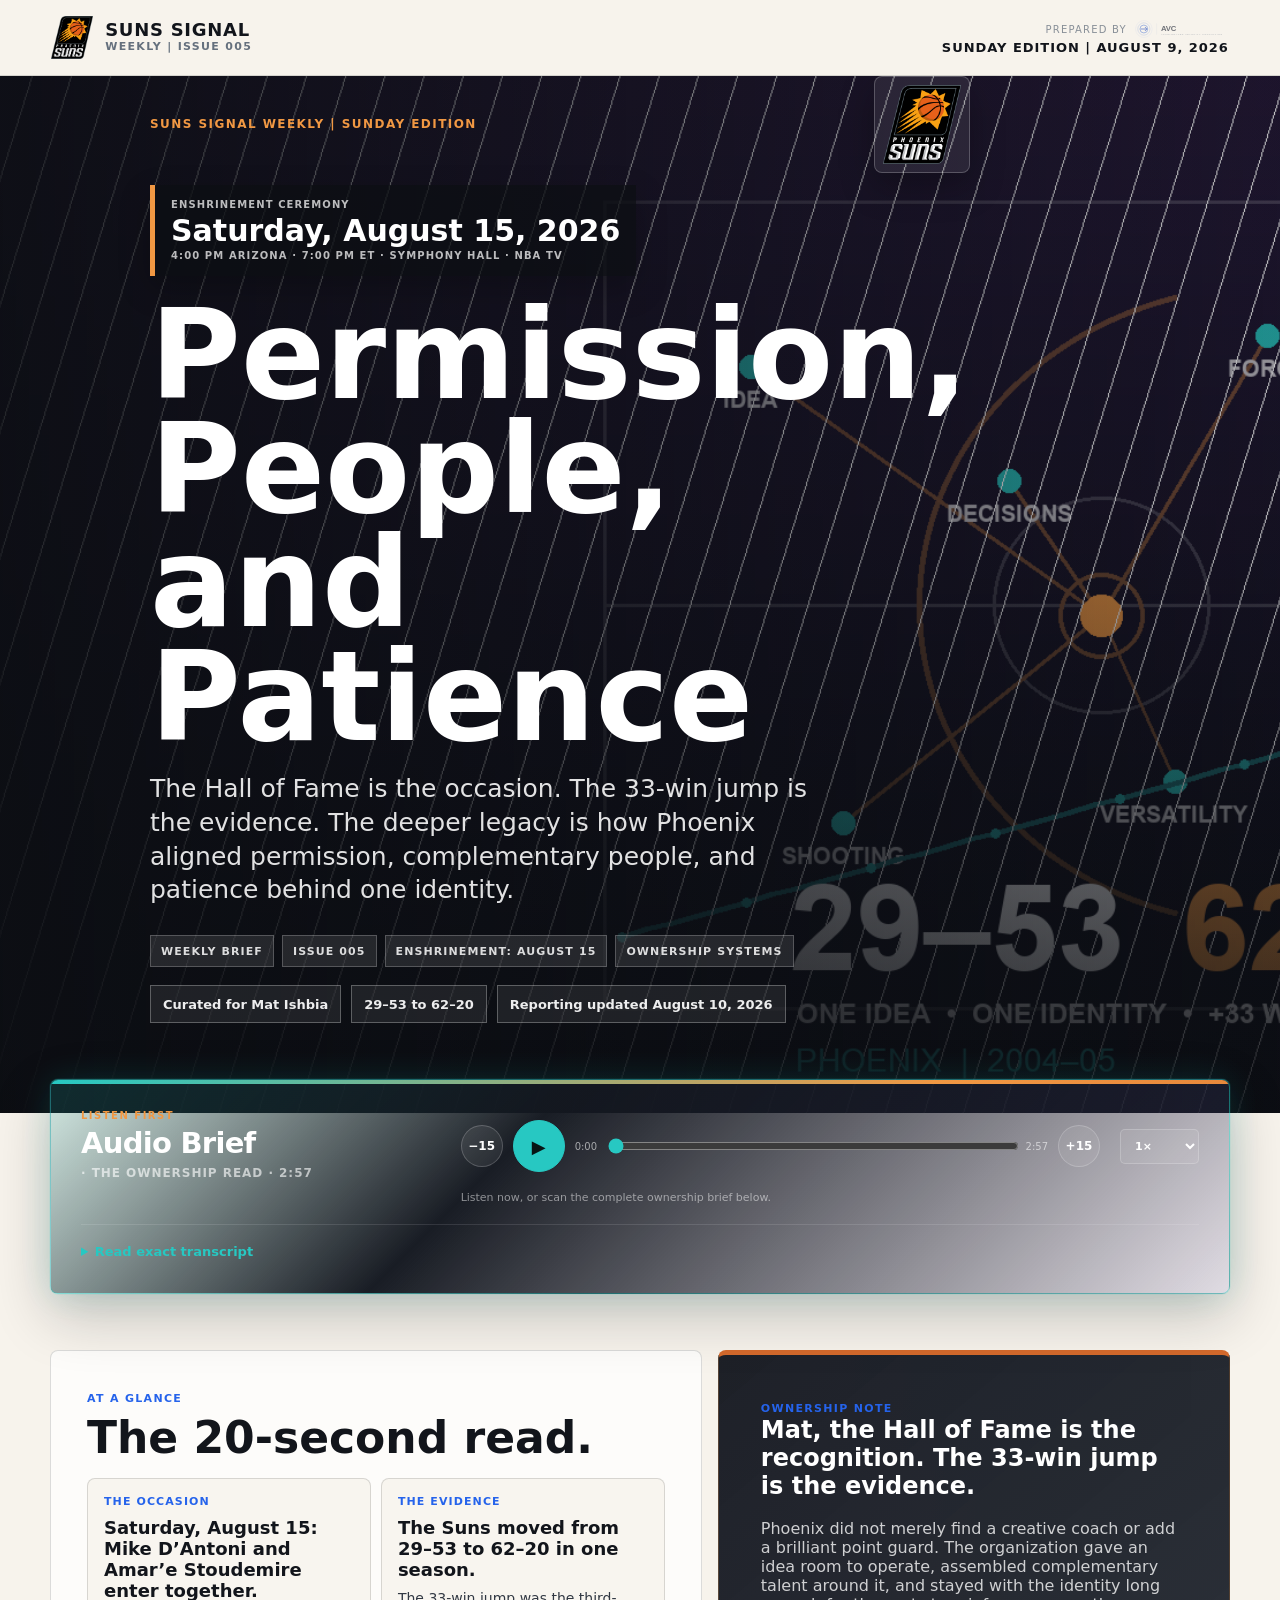
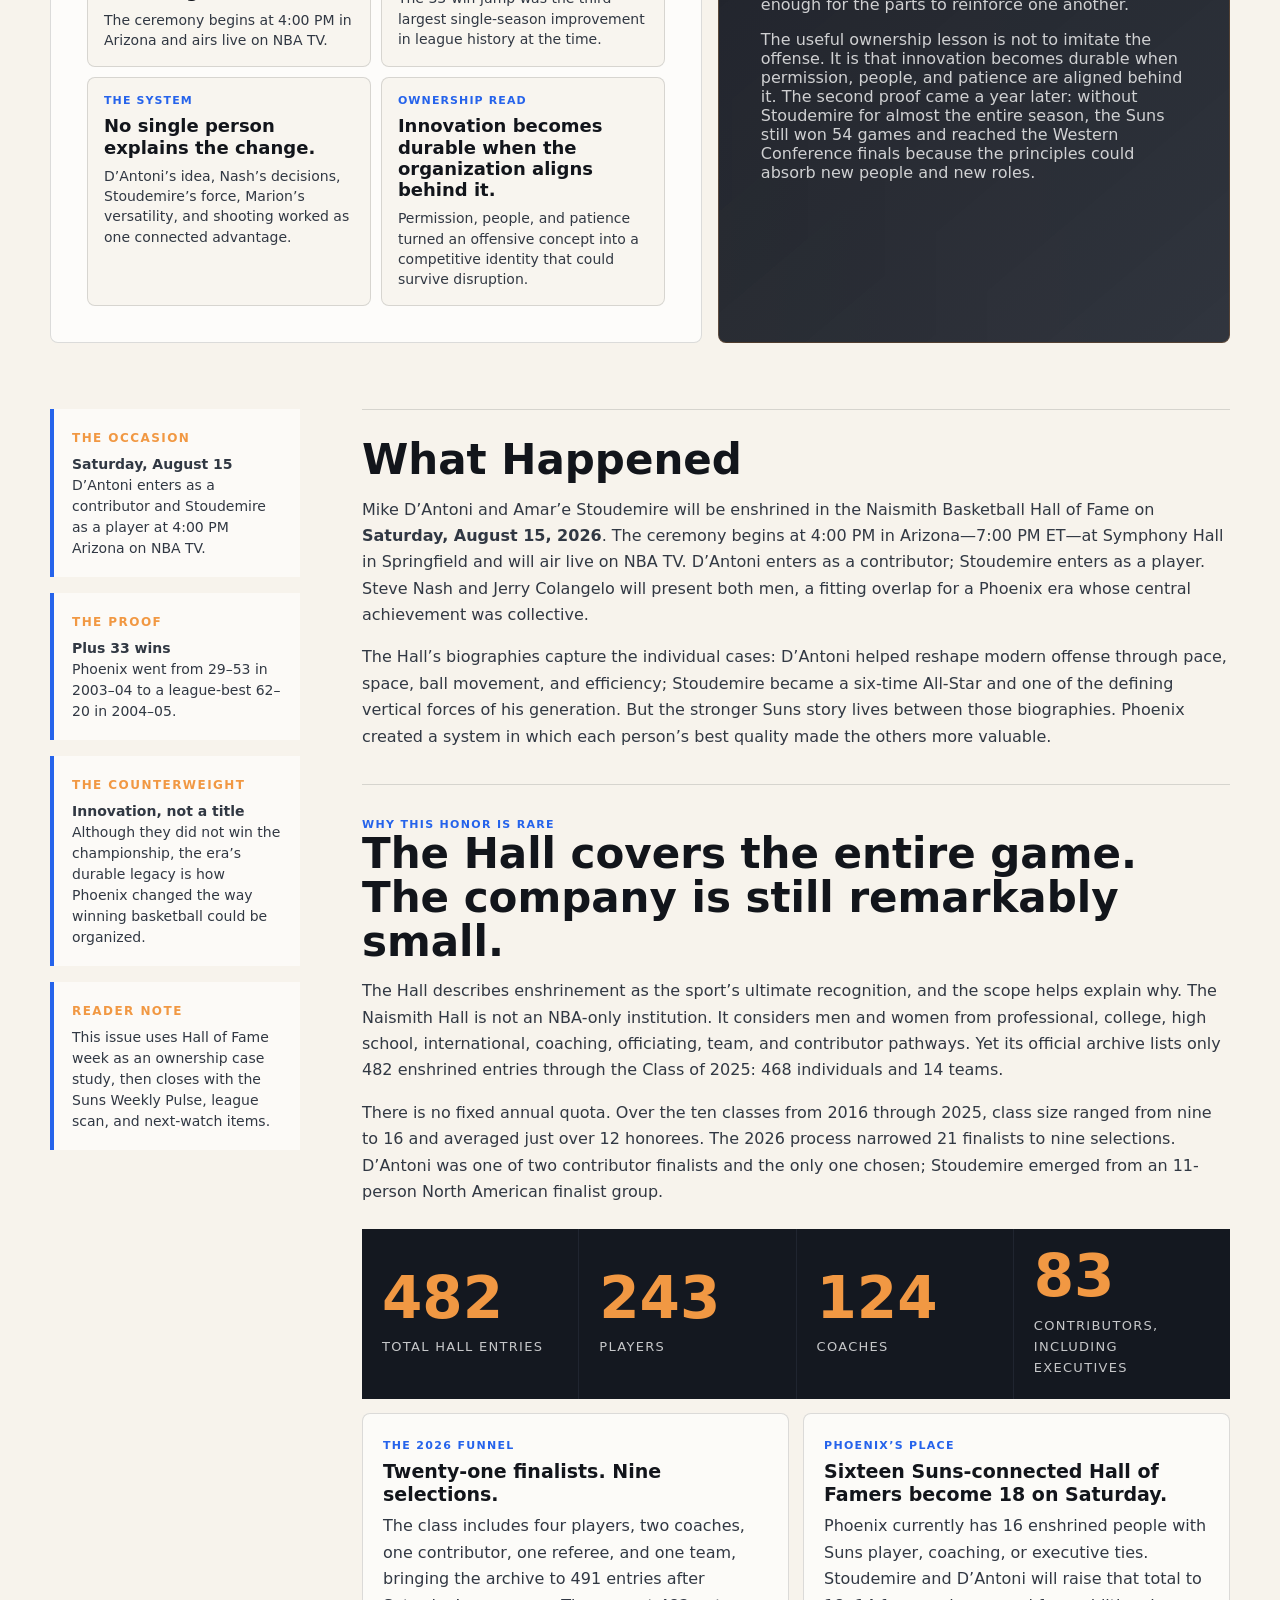
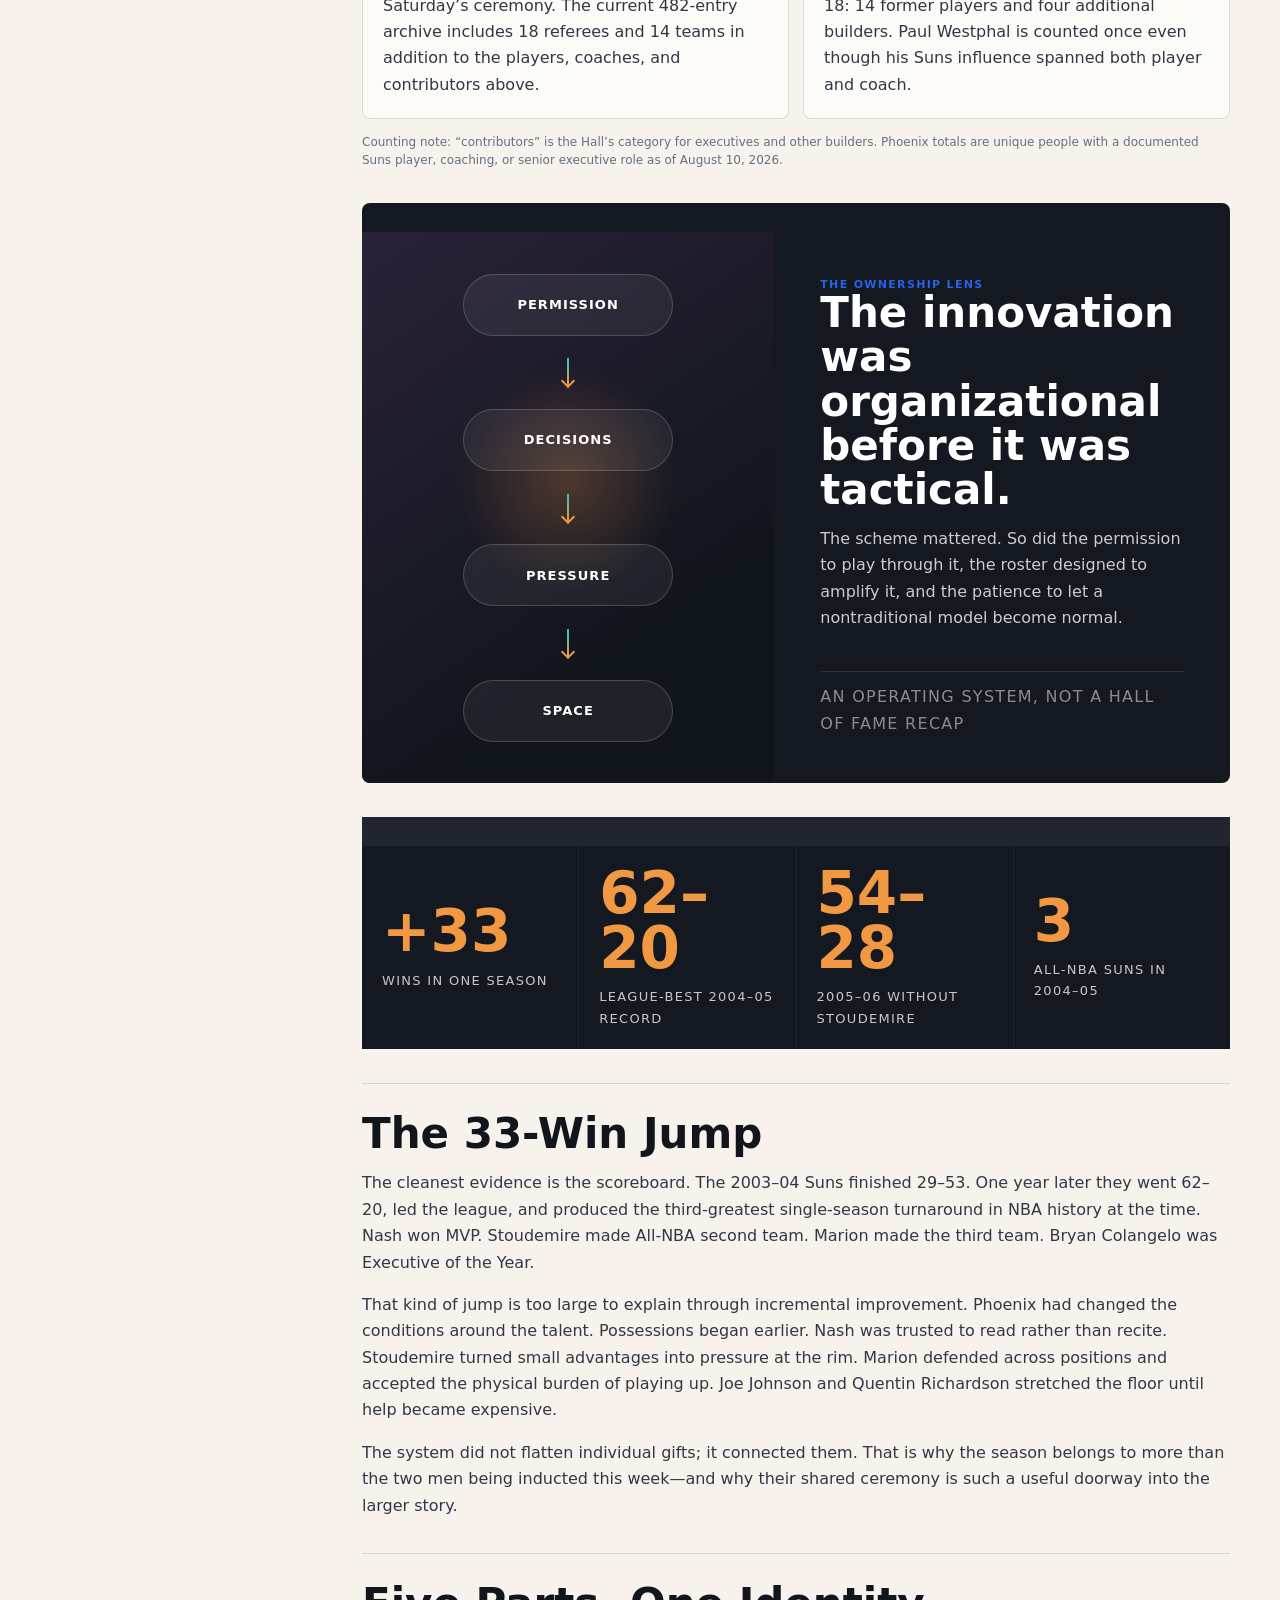
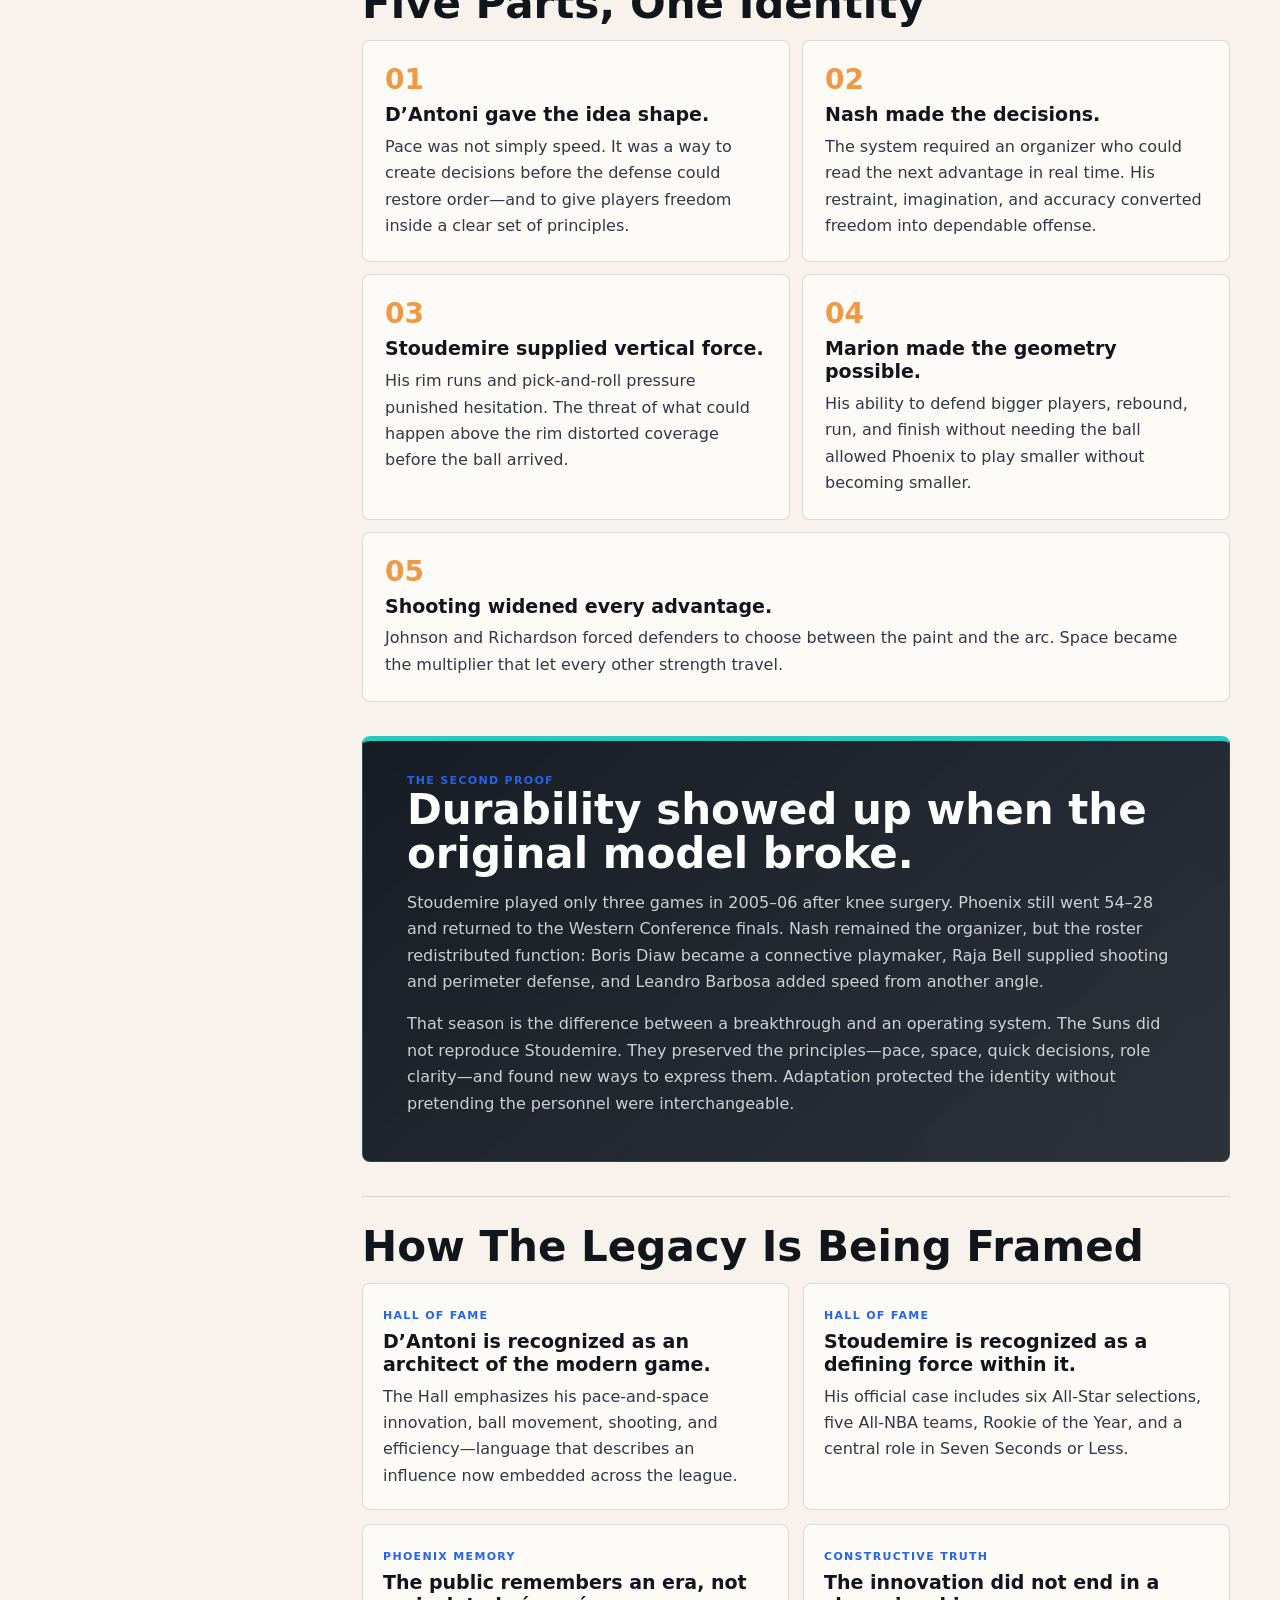
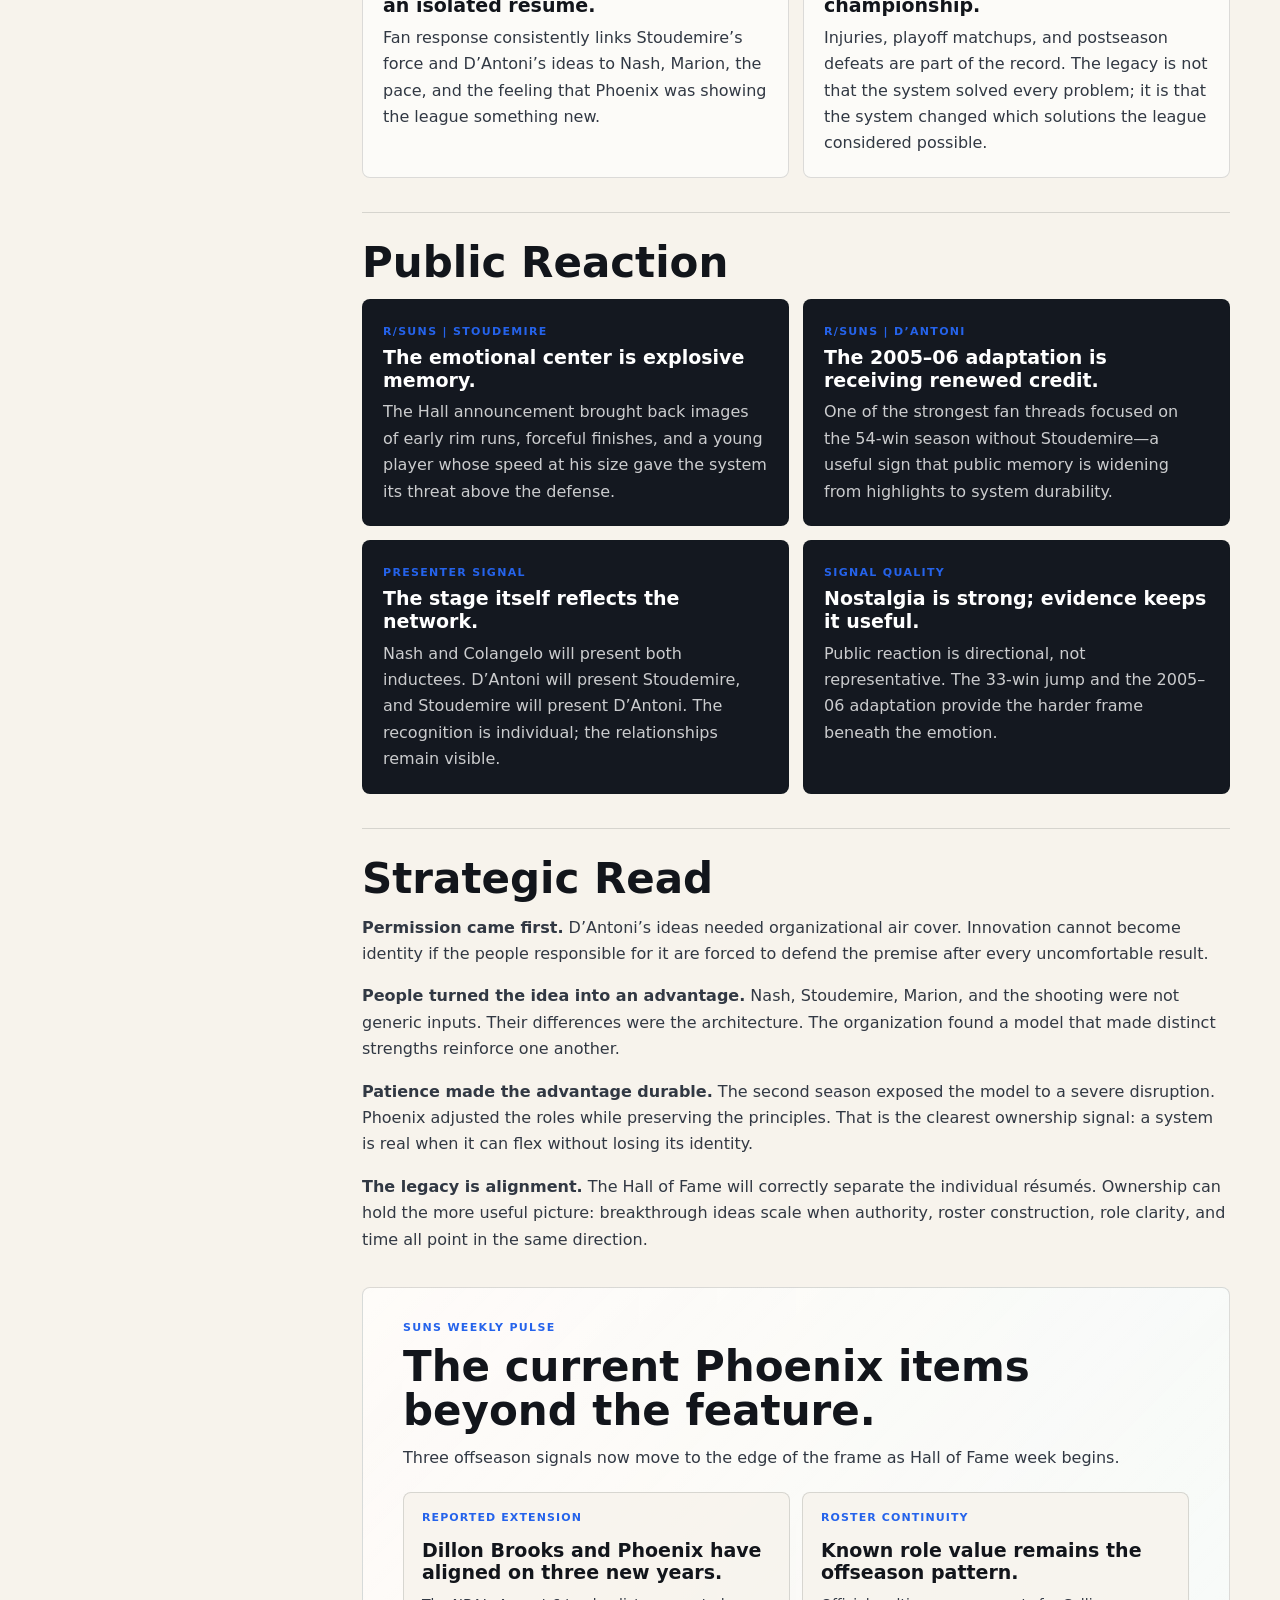
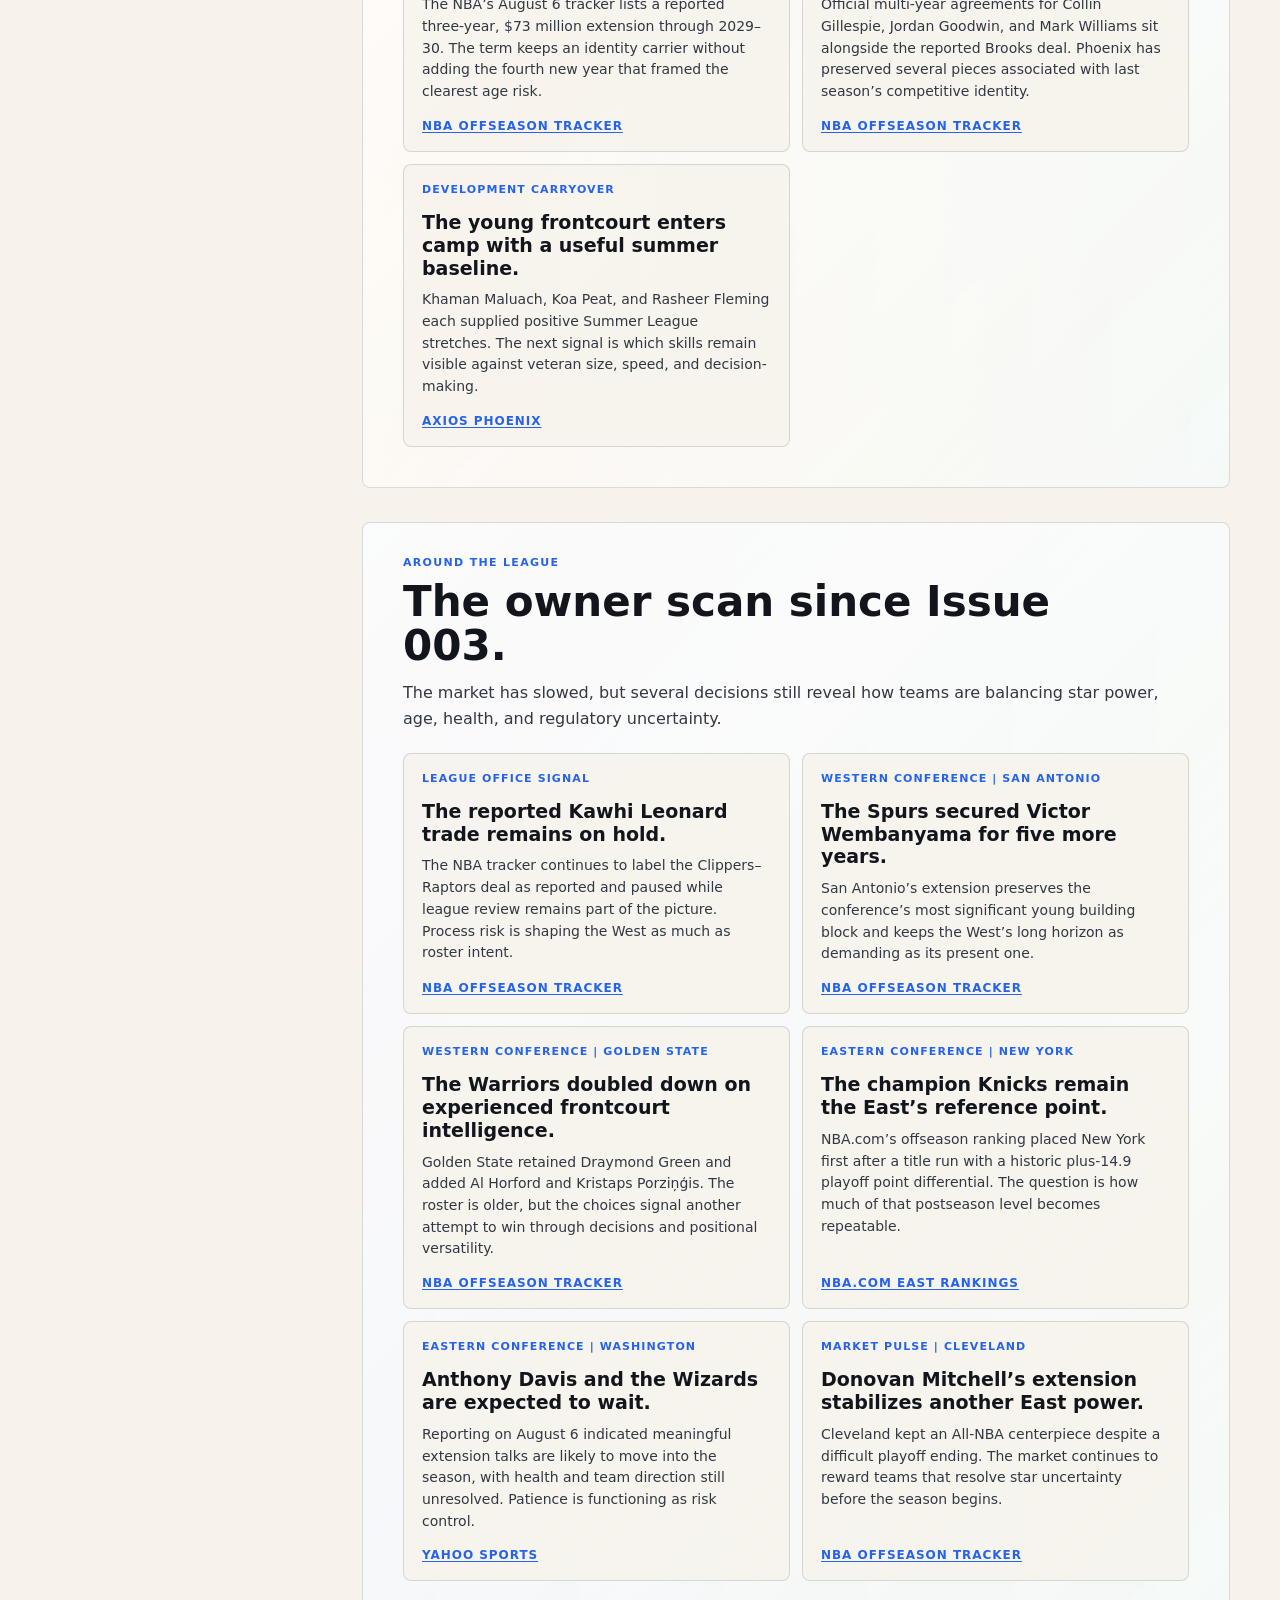
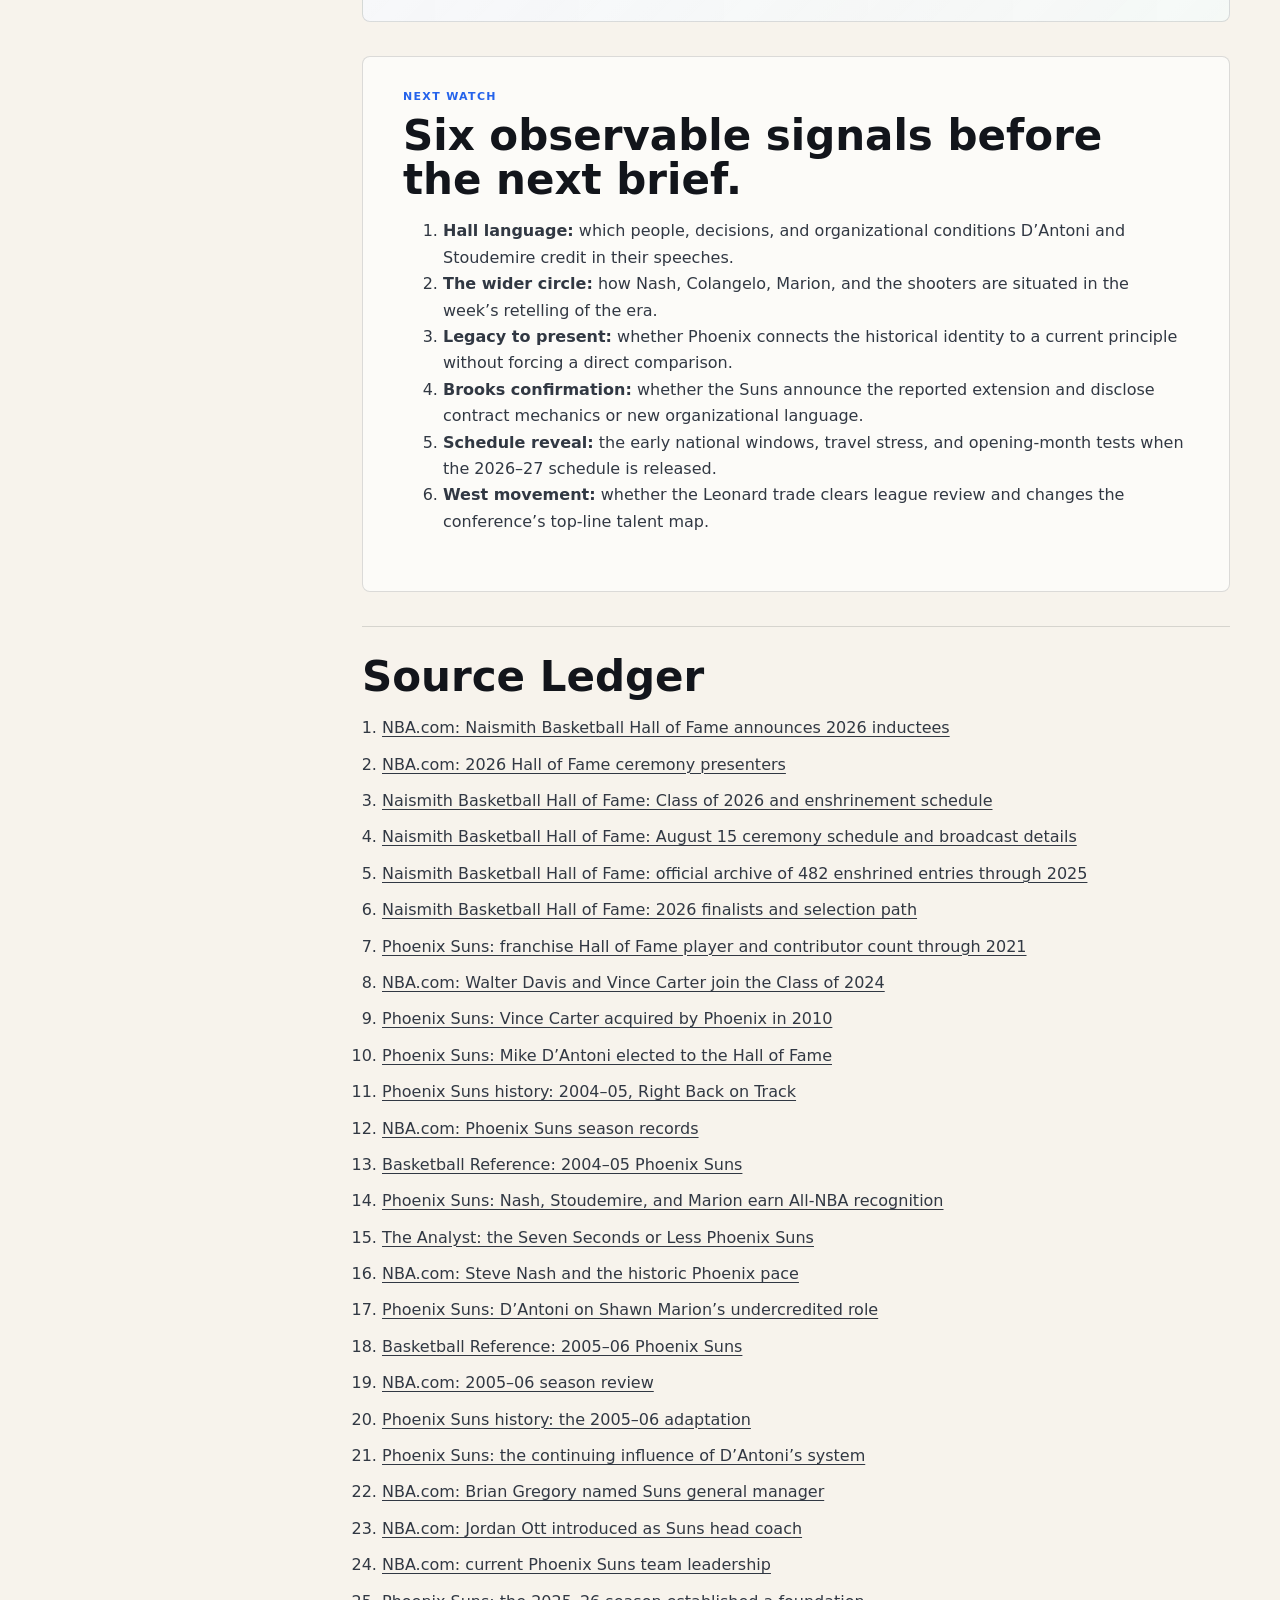
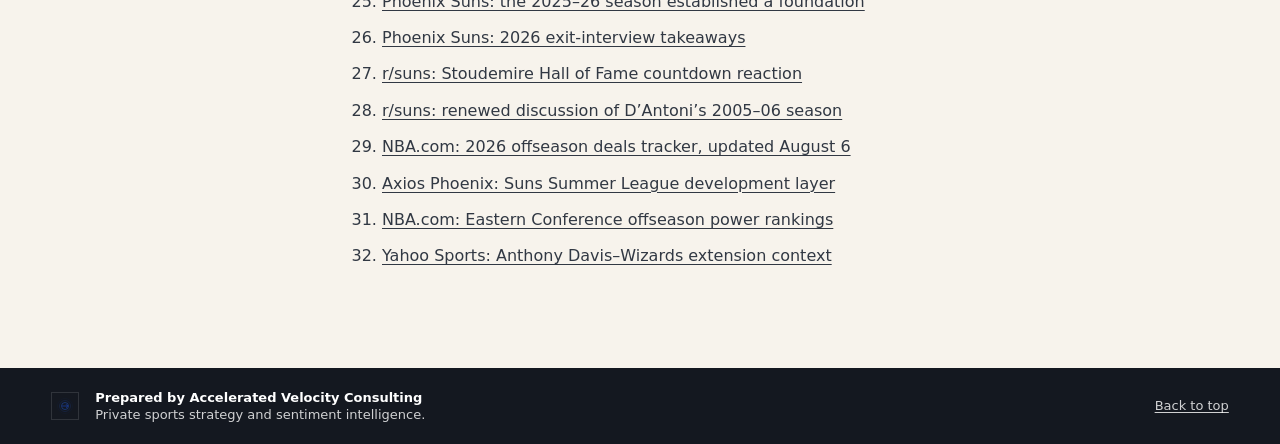
<file: index.html>
<!doctype html>
<html lang="en">
  <head>
    <meta charset="utf-8">
    <meta name="viewport" content="width=device-width, initial-scale=1">
    <title>Suns Signal Weekly 005 | Permission, People, and Patience</title>
    <meta name="description" content="D’Antoni and Stoudemire enter the Hall on August 15. The 33-win jump reveals how Phoenix aligned permission, people, and patience behind one identity.">
    <meta name="robots" content="noindex,nofollow,noarchive">
    <link rel="canonical" href="https://meltckr.github.io/suns-signal-005-permission-to-run/">
    <meta property="og:type" content="article">
    <meta property="og:site_name" content="Suns Signal">
    <meta property="article:published_time" content="2026-08-09T00:00:00-07:00">
    <meta property="article:modified_time" content="2026-08-10T15:03:22-07:00">
    <meta property="og:title" content="Suns Signal Weekly 005: Permission, People, and Patience">
    <meta property="og:description" content="D’Antoni and Stoudemire enter the Hall on August 15. The 33-win jump reveals how Phoenix aligned permission, people, and patience behind one identity.">
    <meta property="og:url" content="https://meltckr.github.io/suns-signal-005-permission-to-run/">
    <meta property="og:image" content="https://meltckr.github.io/suns-signal-005-permission-to-run/assets/og-suns-signal-005-permission-people-patience-ai.png">
    <meta property="og:image:secure_url" content="https://meltckr.github.io/suns-signal-005-permission-to-run/assets/og-suns-signal-005-permission-people-patience-ai.png">
    <meta property="og:image:type" content="image/png">
    <meta property="og:image:width" content="1200">
    <meta property="og:image:height" content="630">
    <meta property="og:image:alt" content="Suns Signal Weekly 005: Permission, People, and Patience, with Phoenix’s 29–53 to 62–20 rise mapped as a connected system">
    <meta name="twitter:card" content="summary_large_image">
    <meta name="twitter:title" content="Suns Signal Weekly 005: Permission, People, and Patience">
    <meta name="twitter:description" content="D’Antoni and Stoudemire enter the Hall on August 15. The 33-win jump reveals how Phoenix aligned permission, people, and patience behind one identity.">
    <meta name="twitter:image" content="https://meltckr.github.io/suns-signal-005-permission-to-run/assets/og-suns-signal-005-permission-people-patience-ai.png">
    <meta name="twitter:image:alt" content="Suns Signal Weekly 005: Permission, People, and Patience, with Phoenix’s 29–53 to 62–20 rise mapped as a connected system">
    <link rel="stylesheet" href="styles.css?v=20260810-hof-context">
  </head>
  <body>
    <header class="site-header">
      <a class="series-brand" href="#top" aria-label="Suns Signal">
        <img src="assets/teams/suns/phoenix-suns-logo.png" alt="Phoenix Suns logo">
        <span>
          <strong>Suns Signal</strong>
          <em>Weekly | Issue 005</em>
        </span>
      </a>
      <div class="edition">
        <span class="avc-provenance">Prepared by <img src="assets/brand/logos/AVC-logo-horizontal-light.svg" alt="Accelerated Velocity Consulting"></span>
        <strong>Sunday Edition | August 9, 2026</strong>
      </div>
    </header>

    <main id="top">
      <section class="hero">
        <img class="hero-art" src="assets/permission-people-patience-cover.png" alt="Editorial court visualization tracing Phoenix’s rise from 29 wins to 62 through permission, people, and patience">
        <div class="hero-overlay"></div>
        <div class="hero-copy">
          <div class="series-row">
            <p class="kicker">Suns Signal Weekly | Sunday Edition</p>
            <img class="suns-context-logo" src="assets/teams/suns/phoenix-suns-logo.png" alt="Phoenix Suns logo">
          </div>
          <div class="enshrinement-callout" aria-label="Hall of Fame enshrinement ceremony date and broadcast">
            <span>Enshrinement Ceremony</span>
            <strong>Saturday, August 15, 2026</strong>
            <em>4:00 PM Arizona · 7:00 PM ET · Symphony Hall · NBA TV</em>
          </div>
          <h1>Permission, People, and Patience</h1>
          <p class="dek">The Hall of Fame is the occasion. The 33-win jump is the evidence. The deeper legacy is how Phoenix aligned permission, complementary people, and patience behind one identity.</p>
          <div class="issue-system" aria-label="Issue identity">
            <span>Weekly brief</span>
            <span>Issue 005</span>
            <span>Enshrinement: August 15</span>
            <span>Ownership systems</span>
          </div>
          <div class="hero-meta" aria-label="Report facts">
            <span>Curated for Mat Ishbia</span>
            <span>29–53 to 62–20</span>
            <span>Reporting updated August 10, 2026</span>
          </div>
        </div>
      </section>

      <section class="signal-audio" aria-labelledby="audio-brief-title">
        <div class="audio-player">
          <div class="audio-copy">
            <span>Listen First</span>
            <h2 id="audio-brief-title">Audio Brief <em>· The Ownership Read · 2:57</em></h2>
          </div>
          <div class="audio-main">
            <button class="audio-button" type="button" data-audio-back aria-label="Back 15 seconds">−15</button>
            <button class="audio-button play" type="button" data-audio-play aria-label="Play the ownership audio brief">▶</button>
            <div class="audio-timeline">
              <span data-audio-current aria-live="off">0:00</span>
              <input type="range" min="0" max="176.505" value="0" step="0.1" data-audio-range aria-label="Audio timeline">
              <span data-audio-duration>2:57</span>
            </div>
            <button class="audio-button" type="button" data-audio-forward aria-label="Forward 15 seconds">+15</button>
          </div>
          <select class="audio-speed" data-audio-speed aria-label="Playback speed">
            <option value="1">1×</option>
            <option value="1.25">1.25×</option>
            <option value="1.5">1.5×</option>
          </select>
          <p class="audio-note" data-audio-note>Listen now, or scan the complete ownership brief below.</p>
          <details class="audio-transcript">
            <summary>Read exact transcript</summary>
            <div class="audio-transcript-copy">
              <p>Mat, the number that matters this week isn’t a Hall of Fame vote. It’s thirty-three.</p>
              <p>Phoenix won twenty-nine games in the 2003–04 season. One year later, the Suns won sixty-two. That thirty-three-win jump remains the clearest evidence of what can happen when an organization gives an idea permission, surrounds it with complementary people, and stays with it long enough to become an identity.</p>
              <p>Mike D’Antoni gave the idea shape. Steve Nash made the decisions. Amar’e Stoudemire created pressure at the rim. Shawn Marion made the geometry work. Shooting opened the floor. None of those pieces tells the full story alone. Together, they changed what winning basketball could look like.</p>
              <p>Although they did not win the championship, that era gave Phoenix a durable blueprint. Not a scheme to copy. A way to build.</p>
              <p>That is why the history feels relevant now.</p>
              <p>Phoenix has put a new structure in place under ownership. Brian Gregory has completed a full season as general manager. Jordan Ott has completed his first season as head coach. They are no longer introducing the foundation. They are entering the next stage: reinforcing it.</p>
              <p>There is already evidence of movement. Phoenix went from thirty-six wins to forty-five, returned to the postseason, and established clearer principles. Players described greater alignment and stability. Those are not the final results. They are the scaffolding.</p>
              <p>In championship organizations, the system is larger than a diagram on a whiteboard. It is the connection between ownership, the front office, the coaching staff, player development, roster construction, and daily standards. Alignment has to survive pressure. Culture has to become behavior. Roles have to become clear enough that people can act decisively.</p>
              <p>The parallel to the D’Antoni era is not that today’s Suns should recreate Seven Seconds or Less. The parallel is that Phoenix has been through this kind of building process before. An idea became a system because the organization gave it room, chose people who fit, and kept building when the work became uncomfortable.</p>
              <p>That is the opportunity now. One year has established the base. The next phase is to add to it without losing the principles that created the progress.</p>
              <p>The championship is still the standard. It should be. But durable results rarely appear before the structure that can sustain them. Phoenix is building that structure now.</p>
              <p>The Hall of Fame is the recognition. The thirty-three-win jump is the evidence. And the current Suns have the opportunity to carry the lesson further—to turn permission, people, and patience into something that ends with a championship.</p>
            </div>
          </details>
          <audio preload="metadata" data-audio src="audio/suns-signal-005-permission-people-patience-v2.mp3"></audio>
        </div>
      </section>

      <section class="top-brief" aria-label="Suns Signal first read">
        <div class="glance-panel">
          <span class="source-tag">At A Glance</span>
          <h2>The 20-second read.</h2>
          <div class="glance-grid">
            <article>
              <span>The Occasion</span>
              <strong>Saturday, August 15: Mike D’Antoni and Amar’e Stoudemire enter together.</strong>
              <p>The ceremony begins at 4:00 PM in Arizona and airs live on NBA TV.</p>
            </article>
            <article>
              <span>The Evidence</span>
              <strong>The Suns moved from 29–53 to 62–20 in one season.</strong>
              <p>The 33-win jump was the third-largest single-season improvement in league history at the time.</p>
            </article>
            <article>
              <span>The System</span>
              <strong>No single person explains the change.</strong>
              <p>D’Antoni’s idea, Nash’s decisions, Stoudemire’s force, Marion’s versatility, and shooting worked as one connected advantage.</p>
            </article>
            <article>
              <span>Ownership Read</span>
              <strong>Innovation becomes durable when the organization aligns behind it.</strong>
              <p>Permission, people, and patience turned an offensive concept into a competitive identity that could survive disruption.</p>
            </article>
          </div>
        </div>

        <div class="ownership-note">
          <span class="source-tag">Ownership Note</span>
          <h2>Mat, the Hall of Fame is the recognition. The 33-win jump is the evidence.</h2>
          <p>Phoenix did not merely find a creative coach or add a brilliant point guard. The organization gave an idea room to operate, assembled complementary talent around it, and stayed with the identity long enough for the parts to reinforce one another.</p>
          <p>The useful ownership lesson is not to imitate the offense. It is that innovation becomes durable when permission, people, and patience are aligned behind it. The second proof came a year later: without Stoudemire for almost the entire season, the Suns still won 54 games and reached the Western Conference finals because the principles could absorb new people and new roles.</p>
        </div>
      </section>

      <section class="newsletter-body">
        <aside class="left-rail">
          <div class="rail-block">
            <span class="label">The Occasion</span>
            <p><strong>Saturday, August 15</strong><br>D’Antoni enters as a contributor and Stoudemire as a player at 4:00 PM Arizona on NBA TV.</p>
          </div>
          <div class="rail-block">
            <span class="label">The Proof</span>
            <p><strong>Plus 33 wins</strong><br>Phoenix went from 29–53 in 2003–04 to a league-best 62–20 in 2004–05.</p>
          </div>
          <div class="rail-block">
            <span class="label">The Counterweight</span>
            <p><strong>Innovation, not a title</strong><br>Although they did not win the championship, the era’s durable legacy is how Phoenix changed the way winning basketball could be organized.</p>
          </div>
          <div class="rail-block">
            <span class="label">Reader Note</span>
            <p>This issue uses Hall of Fame week as an ownership case study, then closes with the Suns Weekly Pulse, league scan, and next-watch items.</p>
          </div>
        </aside>

        <article class="story">
          <section>
            <h2>What Happened</h2>
            <p>Mike D’Antoni and Amar’e Stoudemire will be enshrined in the Naismith Basketball Hall of Fame on <strong>Saturday, August 15, 2026</strong>. The ceremony begins at 4:00 PM in Arizona—7:00 PM ET—at Symphony Hall in Springfield and will air live on NBA TV. D’Antoni enters as a contributor; Stoudemire enters as a player. Steve Nash and Jerry Colangelo will present both men, a fitting overlap for a Phoenix era whose central achievement was collective.</p>
            <p>The Hall’s biographies capture the individual cases: D’Antoni helped reshape modern offense through pace, space, ball movement, and efficiency; Stoudemire became a six-time All-Star and one of the defining vertical forces of his generation. But the stronger Suns story lives between those biographies. Phoenix created a system in which each person’s best quality made the others more valuable.</p>
          </section>

          <section class="hall-context">
            <span class="source-tag">Why This Honor Is Rare</span>
            <h2>The Hall covers the entire game. The company is still remarkably small.</h2>
            <p>The Hall describes enshrinement as the sport’s ultimate recognition, and the scope helps explain why. The Naismith Hall is not an NBA-only institution. It considers men and women from professional, college, high school, international, coaching, officiating, team, and contributor pathways. Yet its official archive lists only 482 enshrined entries through the Class of 2025: 468 individuals and 14 teams.</p>
            <p>There is no fixed annual quota. Over the ten classes from 2016 through 2025, class size ranged from nine to 16 and averaged just over 12 honorees. The 2026 process narrowed 21 finalists to nine selections. D’Antoni was one of two contributor finalists and the only one chosen; Stoudemire emerged from an 11-person North American finalist group.</p>
            <div class="data-strip hall-counts" aria-label="Naismith Basketball Hall of Fame entries through the Class of 2025">
              <div><span>482</span><p>Total Hall entries</p></div>
              <div><span>243</span><p>Players</p></div>
              <div><span>124</span><p>Coaches</p></div>
              <div><span>83</span><p>Contributors, including executives</p></div>
            </div>
            <div class="reaction-list hall-context-grid">
              <article>
                <span class="source-tag">The 2026 Funnel</span>
                <h3>Twenty-one finalists. Nine selections.</h3>
                <p>The class includes four players, two coaches, one contributor, one referee, and one team, bringing the archive to 491 entries after Saturday’s ceremony. The current 482-entry archive includes 18 referees and 14 teams in addition to the players, coaches, and contributors above.</p>
              </article>
              <article>
                <span class="source-tag">Phoenix’s Place</span>
                <h3>Sixteen Suns-connected Hall of Famers become 18 on Saturday.</h3>
                <p>Phoenix currently has 16 enshrined people with Suns player, coaching, or executive ties. Stoudemire and D’Antoni will raise that total to 18: 14 former players and four additional builders. Paul Westphal is counted once even though his Suns influence spanned both player and coach.</p>
              </article>
            </div>
            <p class="count-note">Counting note: “contributors” is the Hall’s category for executives and other builders. Phoenix totals are unique people with a documented Suns player, coaching, or senior executive role as of August 10, 2026.</p>
          </section>

          <section class="player-lens system-lens">
            <div class="system-visual" role="img" aria-label="The Suns system moved from organizational permission to Nash’s decisions, Stoudemire’s pressure, Marion’s versatility, and shooting width">
              <span>Permission</span>
              <i></i>
              <span>Decisions</span>
              <i></i>
              <span>Pressure</span>
              <i></i>
              <span>Space</span>
            </div>
            <div class="player-copy">
              <span class="source-tag">The Ownership Lens</span>
              <h2>The innovation was organizational before it was tactical.</h2>
              <p>The scheme mattered. So did the permission to play through it, the roster designed to amplify it, and the patience to let a nontraditional model become normal.</p>
              <p class="photo-credit">An operating system, not a Hall of Fame recap</p>
            </div>
          </section>

          <section class="data-strip" aria-label="Seven Seconds or Less evidence snapshot">
            <div><span>+33</span><p>Wins in one season</p></div>
            <div><span>62–20</span><p>League-best 2004–05 record</p></div>
            <div><span>54–28</span><p>2005–06 without Stoudemire</p></div>
            <div><span>3</span><p>All-NBA Suns in 2004–05</p></div>
          </section>

          <section>
            <h2>The 33-Win Jump</h2>
            <p>The cleanest evidence is the scoreboard. The 2003–04 Suns finished 29–53. One year later they went 62–20, led the league, and produced the third-greatest single-season turnaround in NBA history at the time. Nash won MVP. Stoudemire made All-NBA second team. Marion made the third team. Bryan Colangelo was Executive of the Year.</p>
            <p>That kind of jump is too large to explain through incremental improvement. Phoenix had changed the conditions around the talent. Possessions began earlier. Nash was trusted to read rather than recite. Stoudemire turned small advantages into pressure at the rim. Marion defended across positions and accepted the physical burden of playing up. Joe Johnson and Quentin Richardson stretched the floor until help became expensive.</p>
            <p>The system did not flatten individual gifts; it connected them. That is why the season belongs to more than the two men being inducted this week—and why their shared ceremony is such a useful doorway into the larger story.</p>
          </section>

          <section>
            <h2>Five Parts, One Identity</h2>
            <div class="identity-grid">
              <article>
                <span>01</span>
                <h3>D’Antoni gave the idea shape.</h3>
                <p>Pace was not simply speed. It was a way to create decisions before the defense could restore order—and to give players freedom inside a clear set of principles.</p>
              </article>
              <article>
                <span>02</span>
                <h3>Nash made the decisions.</h3>
                <p>The system required an organizer who could read the next advantage in real time. His restraint, imagination, and accuracy converted freedom into dependable offense.</p>
              </article>
              <article>
                <span>03</span>
                <h3>Stoudemire supplied vertical force.</h3>
                <p>His rim runs and pick-and-roll pressure punished hesitation. The threat of what could happen above the rim distorted coverage before the ball arrived.</p>
              </article>
              <article>
                <span>04</span>
                <h3>Marion made the geometry possible.</h3>
                <p>His ability to defend bigger players, rebound, run, and finish without needing the ball allowed Phoenix to play smaller without becoming smaller.</p>
              </article>
              <article>
                <span>05</span>
                <h3>Shooting widened every advantage.</h3>
                <p>Johnson and Richardson forced defenders to choose between the paint and the arc. Space became the multiplier that let every other strength travel.</p>
              </article>
            </div>
          </section>

          <section class="second-proof">
            <span class="source-tag">The Second Proof</span>
            <h2>Durability showed up when the original model broke.</h2>
            <p>Stoudemire played only three games in 2005–06 after knee surgery. Phoenix still went 54–28 and returned to the Western Conference finals. Nash remained the organizer, but the roster redistributed function: Boris Diaw became a connective playmaker, Raja Bell supplied shooting and perimeter defense, and Leandro Barbosa added speed from another angle.</p>
            <p>That season is the difference between a breakthrough and an operating system. The Suns did not reproduce Stoudemire. They preserved the principles—pace, space, quick decisions, role clarity—and found new ways to express them. Adaptation protected the identity without pretending the personnel were interchangeable.</p>
          </section>

          <section>
            <h2>How The Legacy Is Being Framed</h2>
            <div class="reaction-list">
              <article>
                <span class="source-tag">Hall of Fame</span>
                <h3>D’Antoni is recognized as an architect of the modern game.</h3>
                <p>The Hall emphasizes his pace-and-space innovation, ball movement, shooting, and efficiency—language that describes an influence now embedded across the league.</p>
              </article>
              <article>
                <span class="source-tag">Hall of Fame</span>
                <h3>Stoudemire is recognized as a defining force within it.</h3>
                <p>His official case includes six All-Star selections, five All-NBA teams, Rookie of the Year, and a central role in Seven Seconds or Less.</p>
              </article>
              <article>
                <span class="source-tag">Phoenix Memory</span>
                <h3>The public remembers an era, not an isolated résumé.</h3>
                <p>Fan response consistently links Stoudemire’s force and D’Antoni’s ideas to Nash, Marion, the pace, and the feeling that Phoenix was showing the league something new.</p>
              </article>
              <article>
                <span class="source-tag">Constructive Truth</span>
                <h3>The innovation did not end in a championship.</h3>
                <p>Injuries, playoff matchups, and postseason defeats are part of the record. The legacy is not that the system solved every problem; it is that the system changed which solutions the league considered possible.</p>
              </article>
            </div>
          </section>

          <section class="capture-section">
            <h2>Public Reaction</h2>
            <div class="capture-grid">
              <article>
                <span class="source-tag">r/suns | Stoudemire</span>
                <h3>The emotional center is explosive memory.</h3>
                <p>The Hall announcement brought back images of early rim runs, forceful finishes, and a young player whose speed at his size gave the system its threat above the defense.</p>
              </article>
              <article>
                <span class="source-tag">r/suns | D’Antoni</span>
                <h3>The 2005–06 adaptation is receiving renewed credit.</h3>
                <p>One of the strongest fan threads focused on the 54-win season without Stoudemire—a useful sign that public memory is widening from highlights to system durability.</p>
              </article>
              <article>
                <span class="source-tag">Presenter Signal</span>
                <h3>The stage itself reflects the network.</h3>
                <p>Nash and Colangelo will present both inductees. D’Antoni will present Stoudemire, and Stoudemire will present D’Antoni. The recognition is individual; the relationships remain visible.</p>
              </article>
              <article>
                <span class="source-tag">Signal Quality</span>
                <h3>Nostalgia is strong; evidence keeps it useful.</h3>
                <p>Public reaction is directional, not representative. The 33-win jump and the 2005–06 adaptation provide the harder frame beneath the emotion.</p>
              </article>
            </div>
          </section>

          <section>
            <h2>Strategic Read</h2>
            <p><strong>Permission came first.</strong> D’Antoni’s ideas needed organizational air cover. Innovation cannot become identity if the people responsible for it are forced to defend the premise after every uncomfortable result.</p>
            <p><strong>People turned the idea into an advantage.</strong> Nash, Stoudemire, Marion, and the shooting were not generic inputs. Their differences were the architecture. The organization found a model that made distinct strengths reinforce one another.</p>
            <p><strong>Patience made the advantage durable.</strong> The second season exposed the model to a severe disruption. Phoenix adjusted the roles while preserving the principles. That is the clearest ownership signal: a system is real when it can flex without losing its identity.</p>
            <p><strong>The legacy is alignment.</strong> The Hall of Fame will correctly separate the individual résumés. Ownership can hold the more useful picture: breakthrough ideas scale when authority, roster construction, role clarity, and time all point in the same direction.</p>
          </section>

          <section class="league-roundup suns-pulse">
            <div class="roundup-heading">
              <span class="source-tag">Suns Weekly Pulse</span>
              <h2>The current Phoenix items beyond the feature.</h2>
              <p>Three offseason signals now move to the edge of the frame as Hall of Fame week begins.</p>
            </div>
            <div class="roundup-grid">
              <article>
                <span>Reported Extension</span>
                <h3>Dillon Brooks and Phoenix have aligned on three new years.</h3>
                <p>The NBA’s August 6 tracker lists a reported three-year, $73 million extension through 2029–30. The term keeps an identity carrier without adding the fourth new year that framed the clearest age risk.</p>
                <a href="https://www.nba.com/news/nba-offseason-deals-2026">NBA offseason tracker</a>
              </article>
              <article>
                <span>Roster Continuity</span>
                <h3>Known role value remains the offseason pattern.</h3>
                <p>Official multi-year agreements for Collin Gillespie, Jordan Goodwin, and Mark Williams sit alongside the reported Brooks deal. Phoenix has preserved several pieces associated with last season’s competitive identity.</p>
                <a href="https://www.nba.com/news/nba-offseason-deals-2026">NBA offseason tracker</a>
              </article>
              <article>
                <span>Development Carryover</span>
                <h3>The young frontcourt enters camp with a useful summer baseline.</h3>
                <p>Khaman Maluach, Koa Peat, and Rasheer Fleming each supplied positive Summer League stretches. The next signal is which skills remain visible against veteran size, speed, and decision-making.</p>
                <a href="https://www.axios.com/local/phoenix/2026/07/21/nba-summer-league-phoenix-suns-khaman-maluach-koa-peat-rasheer-fleming">Axios Phoenix</a>
              </article>
            </div>
          </section>

          <section class="league-roundup">
            <div class="roundup-heading">
              <span class="source-tag">Around The League</span>
              <h2>The owner scan since Issue 003.</h2>
              <p>The market has slowed, but several decisions still reveal how teams are balancing star power, age, health, and regulatory uncertainty.</p>
            </div>
            <div class="roundup-grid">
              <article>
                <span>League Office Signal</span>
                <h3>The reported Kawhi Leonard trade remains on hold.</h3>
                <p>The NBA tracker continues to label the Clippers–Raptors deal as reported and paused while league review remains part of the picture. Process risk is shaping the West as much as roster intent.</p>
                <a href="https://www.nba.com/news/nba-offseason-deals-2026">NBA offseason tracker</a>
              </article>
              <article>
                <span>Western Conference | San Antonio</span>
                <h3>The Spurs secured Victor Wembanyama for five more years.</h3>
                <p>San Antonio’s extension preserves the conference’s most significant young building block and keeps the West’s long horizon as demanding as its present one.</p>
                <a href="https://www.nba.com/news/nba-offseason-deals-2026">NBA offseason tracker</a>
              </article>
              <article>
                <span>Western Conference | Golden State</span>
                <h3>The Warriors doubled down on experienced frontcourt intelligence.</h3>
                <p>Golden State retained Draymond Green and added Al Horford and Kristaps Porziņģis. The roster is older, but the choices signal another attempt to win through decisions and positional versatility.</p>
                <a href="https://www.nba.com/news/nba-offseason-deals-2026">NBA offseason tracker</a>
              </article>
              <article>
                <span>Eastern Conference | New York</span>
                <h3>The champion Knicks remain the East’s reference point.</h3>
                <p>NBA.com’s offseason ranking placed New York first after a title run with a historic plus-14.9 playoff point differential. The question is how much of that postseason level becomes repeatable.</p>
                <a href="https://www.nba.com/news/offseason-power-rankings-east-2026">NBA.com East rankings</a>
              </article>
              <article>
                <span>Eastern Conference | Washington</span>
                <h3>Anthony Davis and the Wizards are expected to wait.</h3>
                <p>Reporting on August 6 indicated meaningful extension talks are likely to move into the season, with health and team direction still unresolved. Patience is functioning as risk control.</p>
                <a href="https://sports.yahoo.com/articles/wizards-extension-talks-anthony-davis-165133854.html">Yahoo Sports</a>
              </article>
              <article>
                <span>Market Pulse | Cleveland</span>
                <h3>Donovan Mitchell’s extension stabilizes another East power.</h3>
                <p>Cleveland kept an All-NBA centerpiece despite a difficult playoff ending. The market continues to reward teams that resolve star uncertainty before the season begins.</p>
                <a href="https://www.nba.com/news/nba-offseason-deals-2026">NBA offseason tracker</a>
              </article>
            </div>
          </section>

          <section class="watch-list">
            <span class="source-tag">Next Watch</span>
            <h2>Six observable signals before the next brief.</h2>
            <ol>
              <li><strong>Hall language:</strong> which people, decisions, and organizational conditions D’Antoni and Stoudemire credit in their speeches.</li>
              <li><strong>The wider circle:</strong> how Nash, Colangelo, Marion, and the shooters are situated in the week’s retelling of the era.</li>
              <li><strong>Legacy to present:</strong> whether Phoenix connects the historical identity to a current principle without forcing a direct comparison.</li>
              <li><strong>Brooks confirmation:</strong> whether the Suns announce the reported extension and disclose contract mechanics or new organizational language.</li>
              <li><strong>Schedule reveal:</strong> the early national windows, travel stress, and opening-month tests when the 2026–27 schedule is released.</li>
              <li><strong>West movement:</strong> whether the Leonard trade clears league review and changes the conference’s top-line talent map.</li>
            </ol>
          </section>

          <section class="source-ledger">
            <h2>Source Ledger</h2>
            <ol>
              <li><a href="https://www.nba.com/news/naismith-basketball-hall-of-fame-announces-2026-inductees">NBA.com: Naismith Basketball Hall of Fame announces 2026 inductees</a></li>
              <li><a href="https://www.nba.com/news/2026-hall-of-fame-enshrinement-ceremony-presenters">NBA.com: 2026 Hall of Fame ceremony presenters</a></li>
              <li><a href="https://www.hoophall.com/events/enshrinement/class-of-2026">Naismith Basketball Hall of Fame: Class of 2026 and enshrinement schedule</a></li>
              <li><a href="https://www.hoophall.com/news/naismith-basketball-hall-of-fame-announces-class-of-2026-enshrinement-weekend-schedule">Naismith Basketball Hall of Fame: August 15 ceremony schedule and broadcast details</a></li>
              <li><a href="https://www.hoophall.com/hall-of-famers">Naismith Basketball Hall of Fame: official archive of 482 enshrined entries through 2025</a></li>
              <li><a href="https://www.hoophall.com/news/naismith-basketball-hall-of-fame-announces-finalists-for-class-of-2026-election">Naismith Basketball Hall of Fame: 2026 finalists and selection path</a></li>
              <li><a href="https://www.nba.com/suns/former-suns-head-coach-cotton-fitzsimmons-elected-naismith-memorial-basketball-hall-fame">Phoenix Suns: franchise Hall of Fame player and contributor count through 2021</a></li>
              <li><a href="https://www.nba.com/news/hall-of-fame-class-of-2024">NBA.com: Walter Davis and Vince Carter join the Class of 2024</a></li>
              <li><a href="https://www.nba.com/suns/news/orlando_trade_101218.html">Phoenix Suns: Vince Carter acquired by Phoenix in 2010</a></li>
              <li><a href="https://www.nba.com/suns/news/former-phoenix-suns-head-coach-mike-dantoni-elected-to-naismith-basketball-hall-of-fame">Phoenix Suns: Mike D’Antoni elected to the Hall of Fame</a></li>
              <li><a href="https://www.nba.com/suns/history/2004-05-right-back-track">Phoenix Suns history: 2004–05, Right Back on Track</a></li>
              <li><a href="https://www.nba.com/stats/team/1610612756/seasons">NBA.com: Phoenix Suns season records</a></li>
              <li><a href="https://www.basketball-reference.com/teams/PHO/2005.html">Basketball Reference: 2004–05 Phoenix Suns</a></li>
              <li><a href="https://www.nba.com/suns/news/allnba_050518.html">Phoenix Suns: Nash, Stoudemire, and Marion earn All-NBA recognition</a></li>
              <li><a href="https://theanalyst.com/articles/the-seven-seconds-or-less-phoenix-suns">The Analyst: the Seven Seconds or Less Phoenix Suns</a></li>
              <li><a href="https://www.nba.com/news/steve-nash-prodigal-sun-hall-fame">NBA.com: Steve Nash and the historic Phoenix pace</a></li>
              <li><a href="https://www.nba.com/suns/news/one-one-matrix">Phoenix Suns: D’Antoni on Shawn Marion’s undercredited role</a></li>
              <li><a href="https://www.basketball-reference.com/teams/PHO/2006.html">Basketball Reference: 2005–06 Phoenix Suns</a></li>
              <li><a href="https://www.nba.com/news/history-season-review-2005-06">NBA.com: 2005–06 season review</a></li>
              <li><a href="https://www.nba.com/suns/history/suns-and-kobe-story-part-two">Phoenix Suns history: the 2005–06 adaptation</a></li>
              <li><a href="https://www.nba.com/suns/features/coach-williams-05-system-calls-faster-pace-and-quicker-decision-making">Phoenix Suns: the continuing influence of D’Antoni’s system</a></li>
              <li><a href="https://www.nba.com/news/suns-announce-basketball-operations-changes">NBA.com: Brian Gregory named Suns general manager</a></li>
              <li><a href="https://www.nba.com/news/suns-coach-jordan-ott-introductory-press-conference">NBA.com: Jordan Ott introduced as Suns head coach</a></li>
              <li><a href="https://www.nba.com/team/1610612756/suns">NBA.com: current Phoenix Suns team leadership</a></li>
              <li><a href="https://www.nba.com/suns/news/the-2026-phoenix-suns-established-a-strong-foundation-for-the-future">Phoenix Suns: the 2025–26 season established a foundation</a></li>
              <li><a href="https://www.nba.com/suns/news/takeaways-from-phoenix-suns-exit-interviews">Phoenix Suns: 2026 exit-interview takeaways</a></li>
              <li><a href="https://www.reddit.com/r/suns/comments/1uxgwoi/amare_stoudemire_will_officially_be_a_hall_of/">r/suns: Stoudemire Hall of Fame countdown reaction</a></li>
              <li><a href="https://www.reddit.com/r/suns/comments/1v4z64g/mike_dantoni_deserves_absolute_maximum_credit_for/">r/suns: renewed discussion of D’Antoni’s 2005–06 season</a></li>
              <li><a href="https://www.nba.com/news/nba-offseason-deals-2026">NBA.com: 2026 offseason deals tracker, updated August 6</a></li>
              <li><a href="https://www.axios.com/local/phoenix/2026/07/21/nba-summer-league-phoenix-suns-khaman-maluach-koa-peat-rasheer-fleming">Axios Phoenix: Suns Summer League development layer</a></li>
              <li><a href="https://www.nba.com/news/offseason-power-rankings-east-2026">NBA.com: Eastern Conference offseason power rankings</a></li>
              <li><a href="https://sports.yahoo.com/articles/wizards-extension-talks-anthony-davis-165133854.html">Yahoo Sports: Anthony Davis–Wizards extension context</a></li>
            </ol>
          </section>
        </article>
      </section>
    </main>

    <footer class="site-footer">
      <img src="assets/brand/logos/AVC-icon-light.svg" alt="" aria-hidden="true">
      <div>
        <strong>Prepared by Accelerated Velocity Consulting</strong>
        <span>Private sports strategy and sentiment intelligence.</span>
      </div>
      <a href="#top">Back to top</a>
    </footer>
    <script>
      (() => {
        const root = document.querySelector('.signal-audio');
        if (!root) return;
        const audio = root.querySelector('[data-audio]');
        const play = root.querySelector('[data-audio-play]');
        const back = root.querySelector('[data-audio-back]');
        const forward = root.querySelector('[data-audio-forward]');
        const range = root.querySelector('[data-audio-range]');
        const current = root.querySelector('[data-audio-current]');
        const duration = root.querySelector('[data-audio-duration]');
        const speed = root.querySelector('[data-audio-speed]');
        const note = root.querySelector('[data-audio-note]');
        const formatTime = (value, round = false) => {
          if (!Number.isFinite(value)) return '0:00';
          const seconds = round ? Math.round(value) : Math.floor(value);
          return `${Math.floor(seconds / 60)}:${String(seconds % 60).padStart(2, '0')}`;
        };
        const seekTo = value => {
          const next = Math.max(0, Math.min(audio.duration || 0, value));
          audio.currentTime = next;
          range.value = String(next);
          current.textContent = formatTime(next);
        };
        const setPlayState = isPlaying => {
          play.textContent = isPlaying ? 'Ⅱ' : '▶';
          play.setAttribute('aria-label', isPlaying ? 'Pause the ownership audio brief' : 'Play the ownership audio brief');
        };
        audio.addEventListener('loadedmetadata', () => {
          duration.textContent = formatTime(audio.duration, true);
          range.max = String(audio.duration);
        });
        audio.addEventListener('timeupdate', () => {
          current.textContent = formatTime(audio.currentTime);
          range.value = String(audio.currentTime);
        });
        audio.addEventListener('play', () => setPlayState(true));
        audio.addEventListener('pause', () => setPlayState(false));
        audio.addEventListener('ended', () => {
          audio.currentTime = 0;
          setPlayState(false);
        });
        audio.addEventListener('error', () => {
          play.disabled = true;
          back.disabled = true;
          forward.disabled = true;
          range.disabled = true;
          speed.disabled = true;
          note.textContent = 'The audio brief is temporarily unavailable. The exact transcript remains below.';
        });
        play.addEventListener('click', () => {
          if (audio.paused) {
            audio.play().catch(() => {
              note.textContent = 'Playback did not start. Please try again or read the exact transcript below.';
            });
          } else {
            audio.pause();
          }
        });
        back.addEventListener('click', () => {
          seekTo(audio.currentTime - 15);
        });
        forward.addEventListener('click', () => {
          seekTo(audio.currentTime + 15);
        });
        range.addEventListener('input', () => {
          seekTo(Number(range.value));
        });
        speed.addEventListener('change', () => {
          audio.playbackRate = Number(speed.value);
        });
      })();
    </script>
  </body>
</html>
</file>
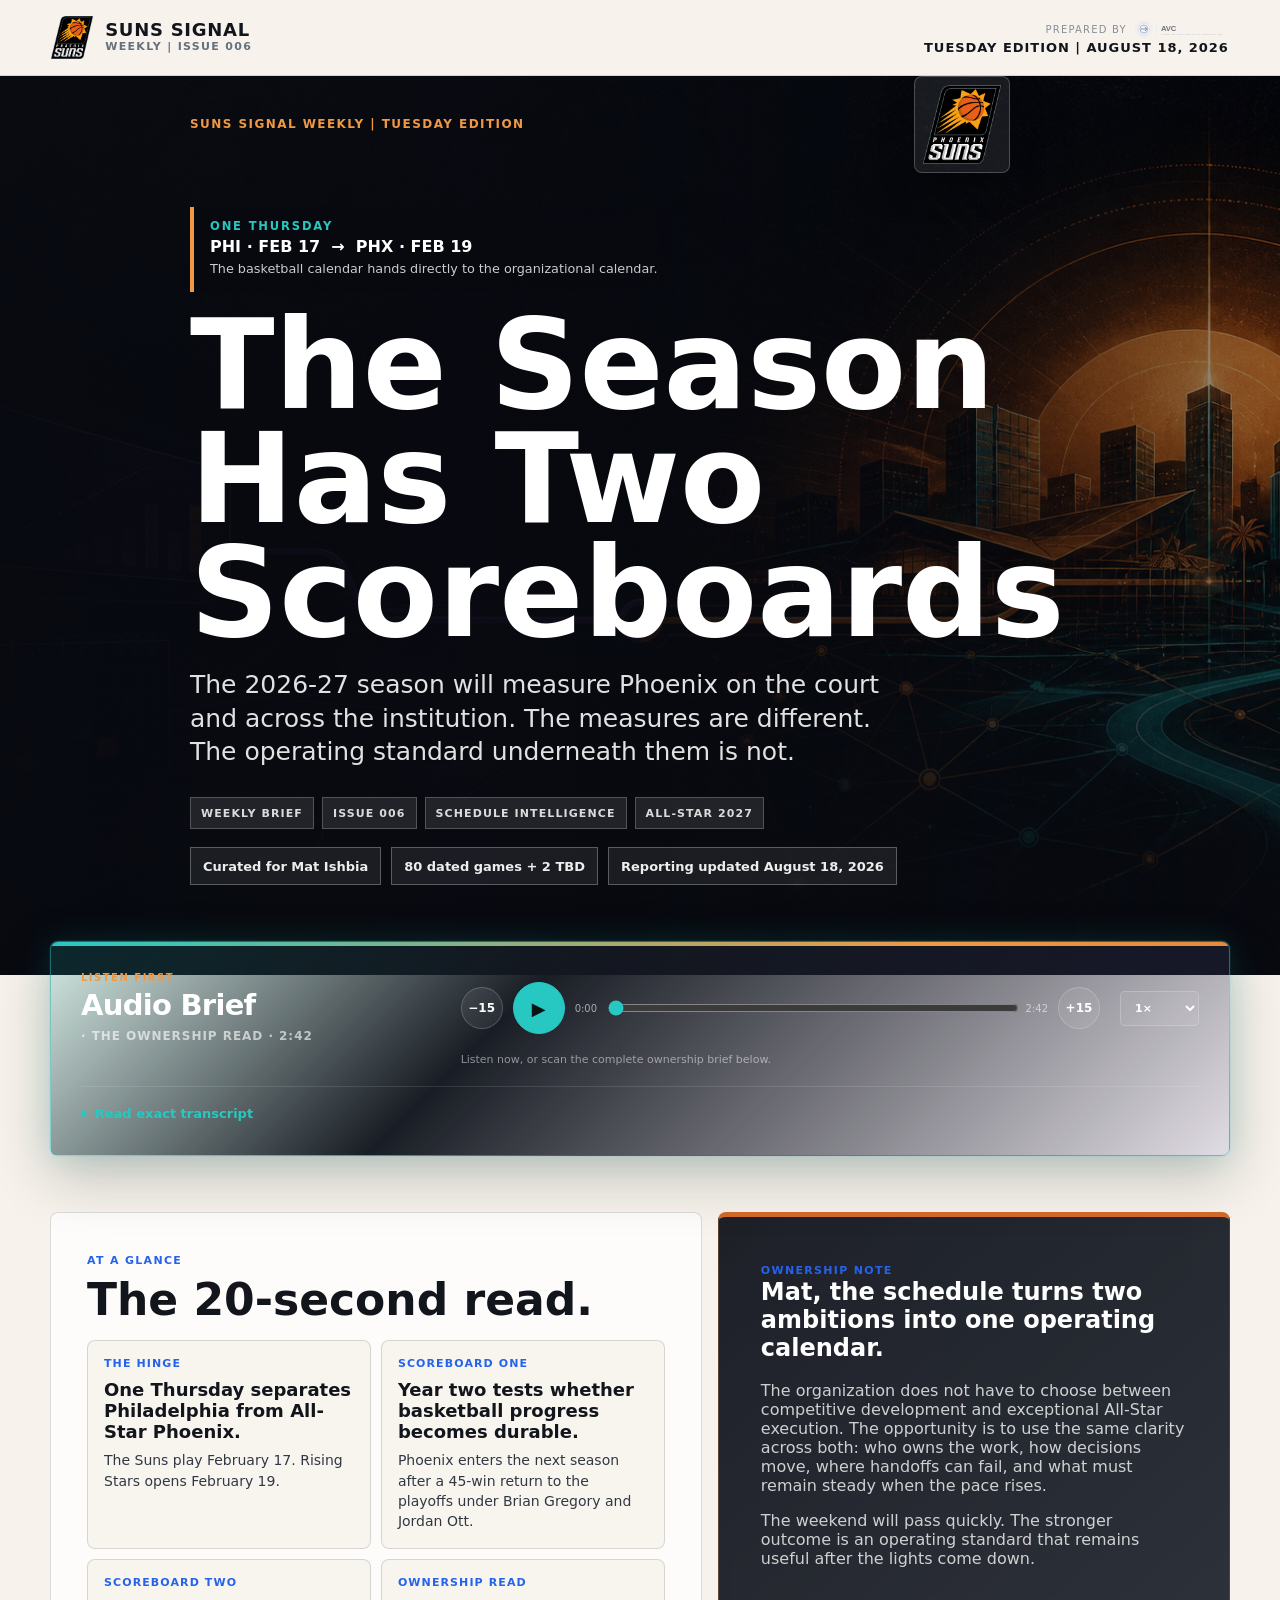
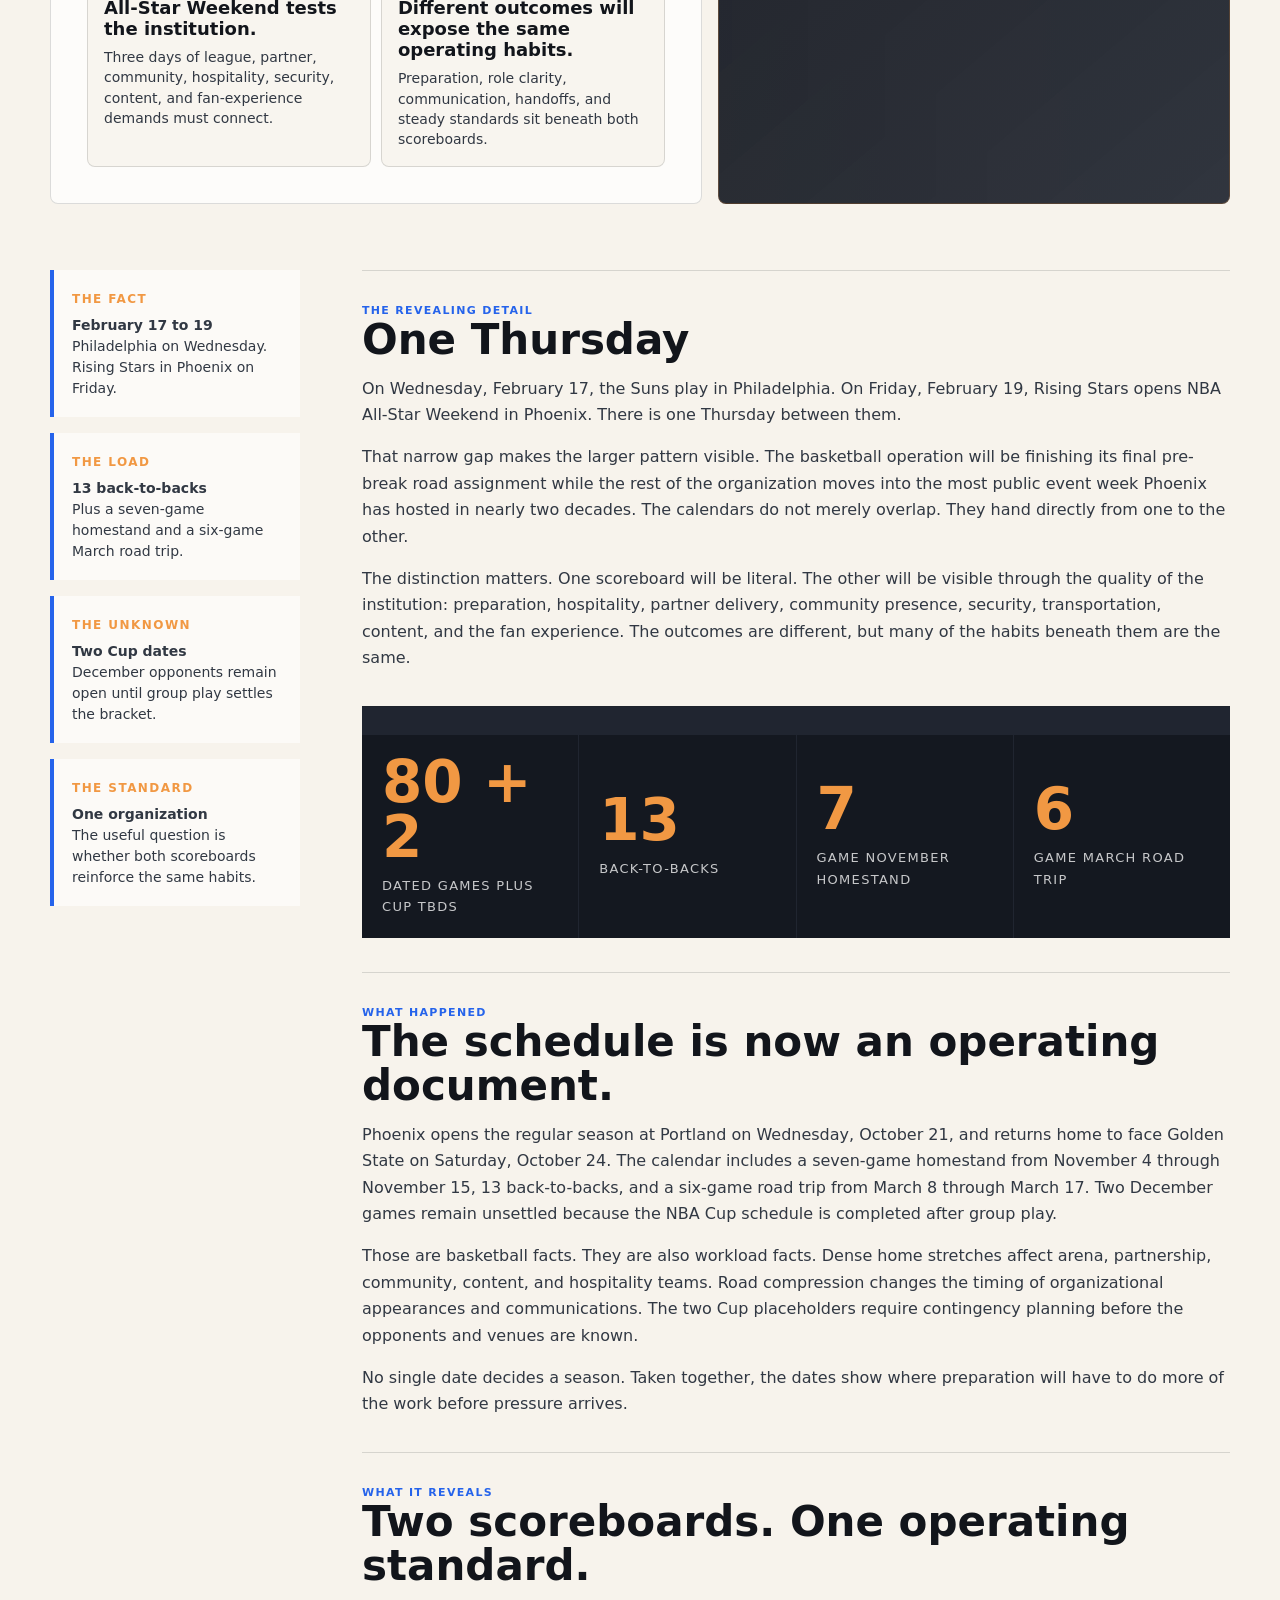
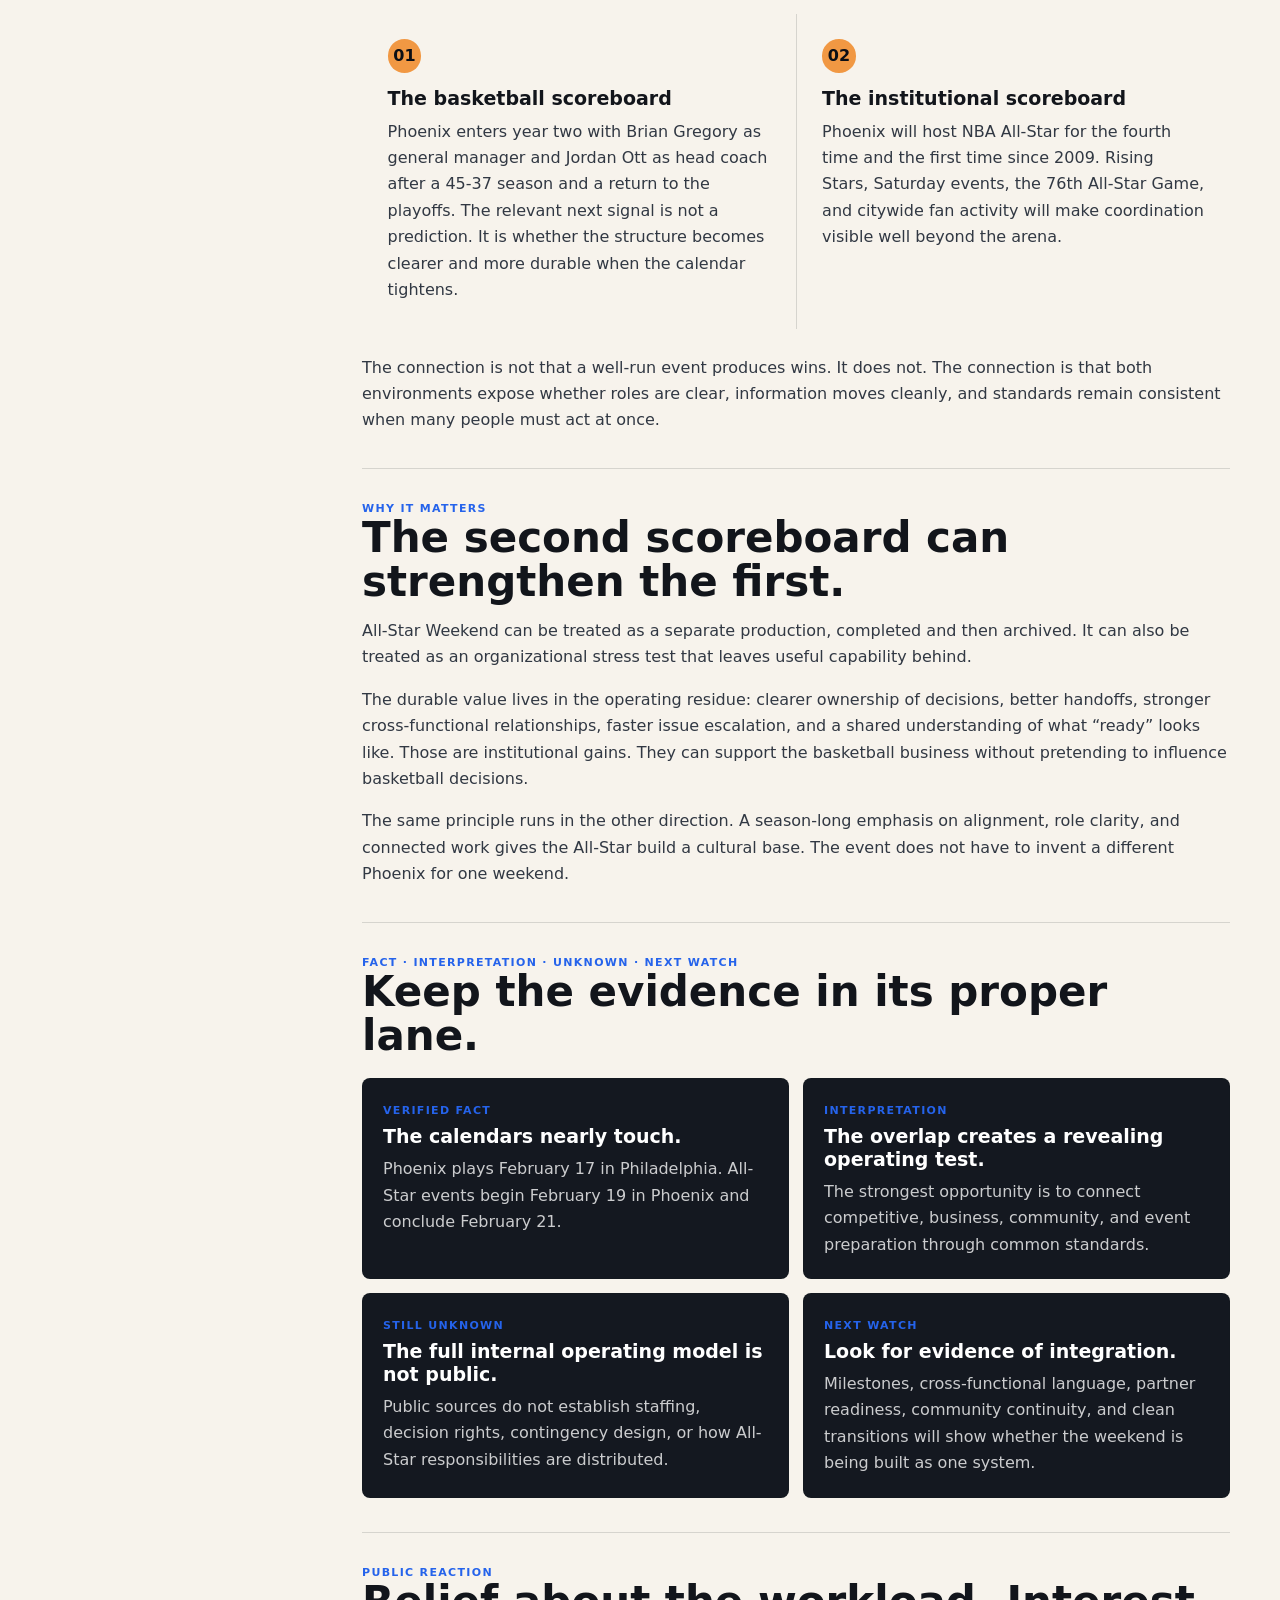
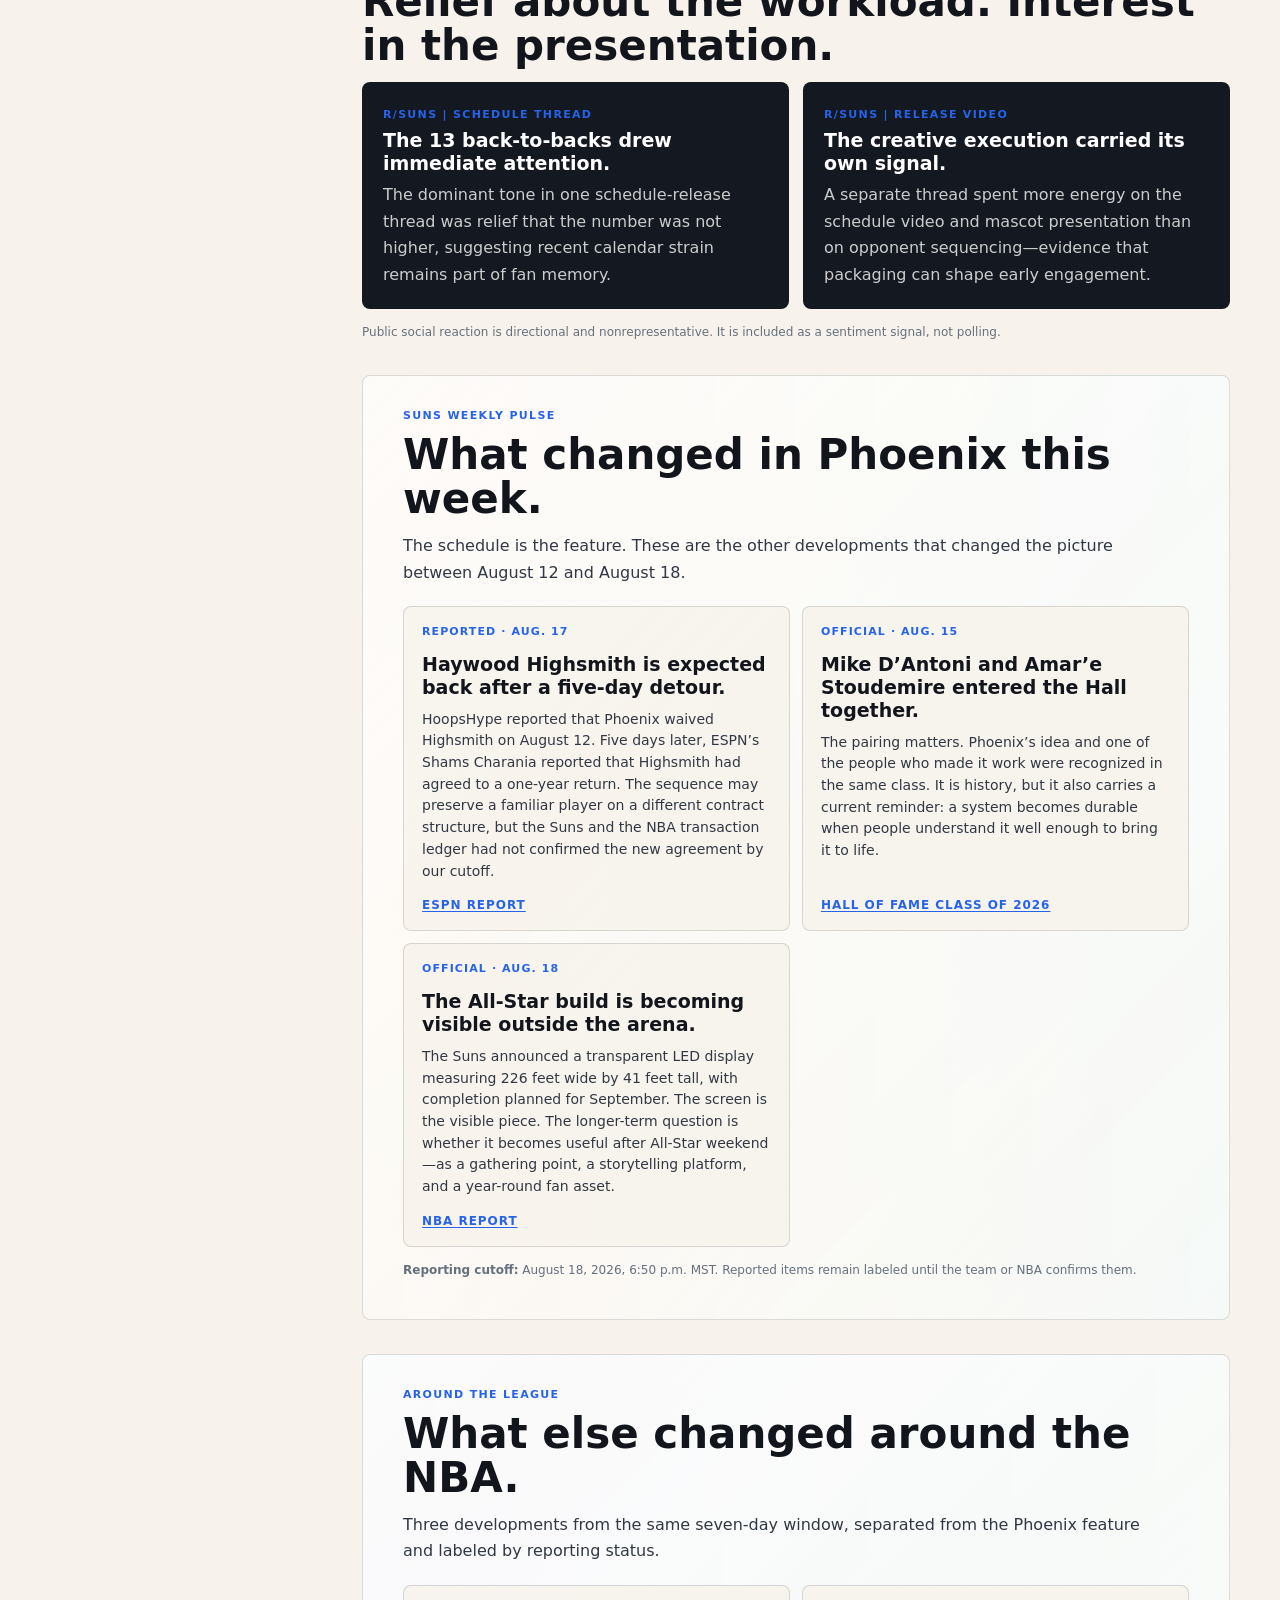
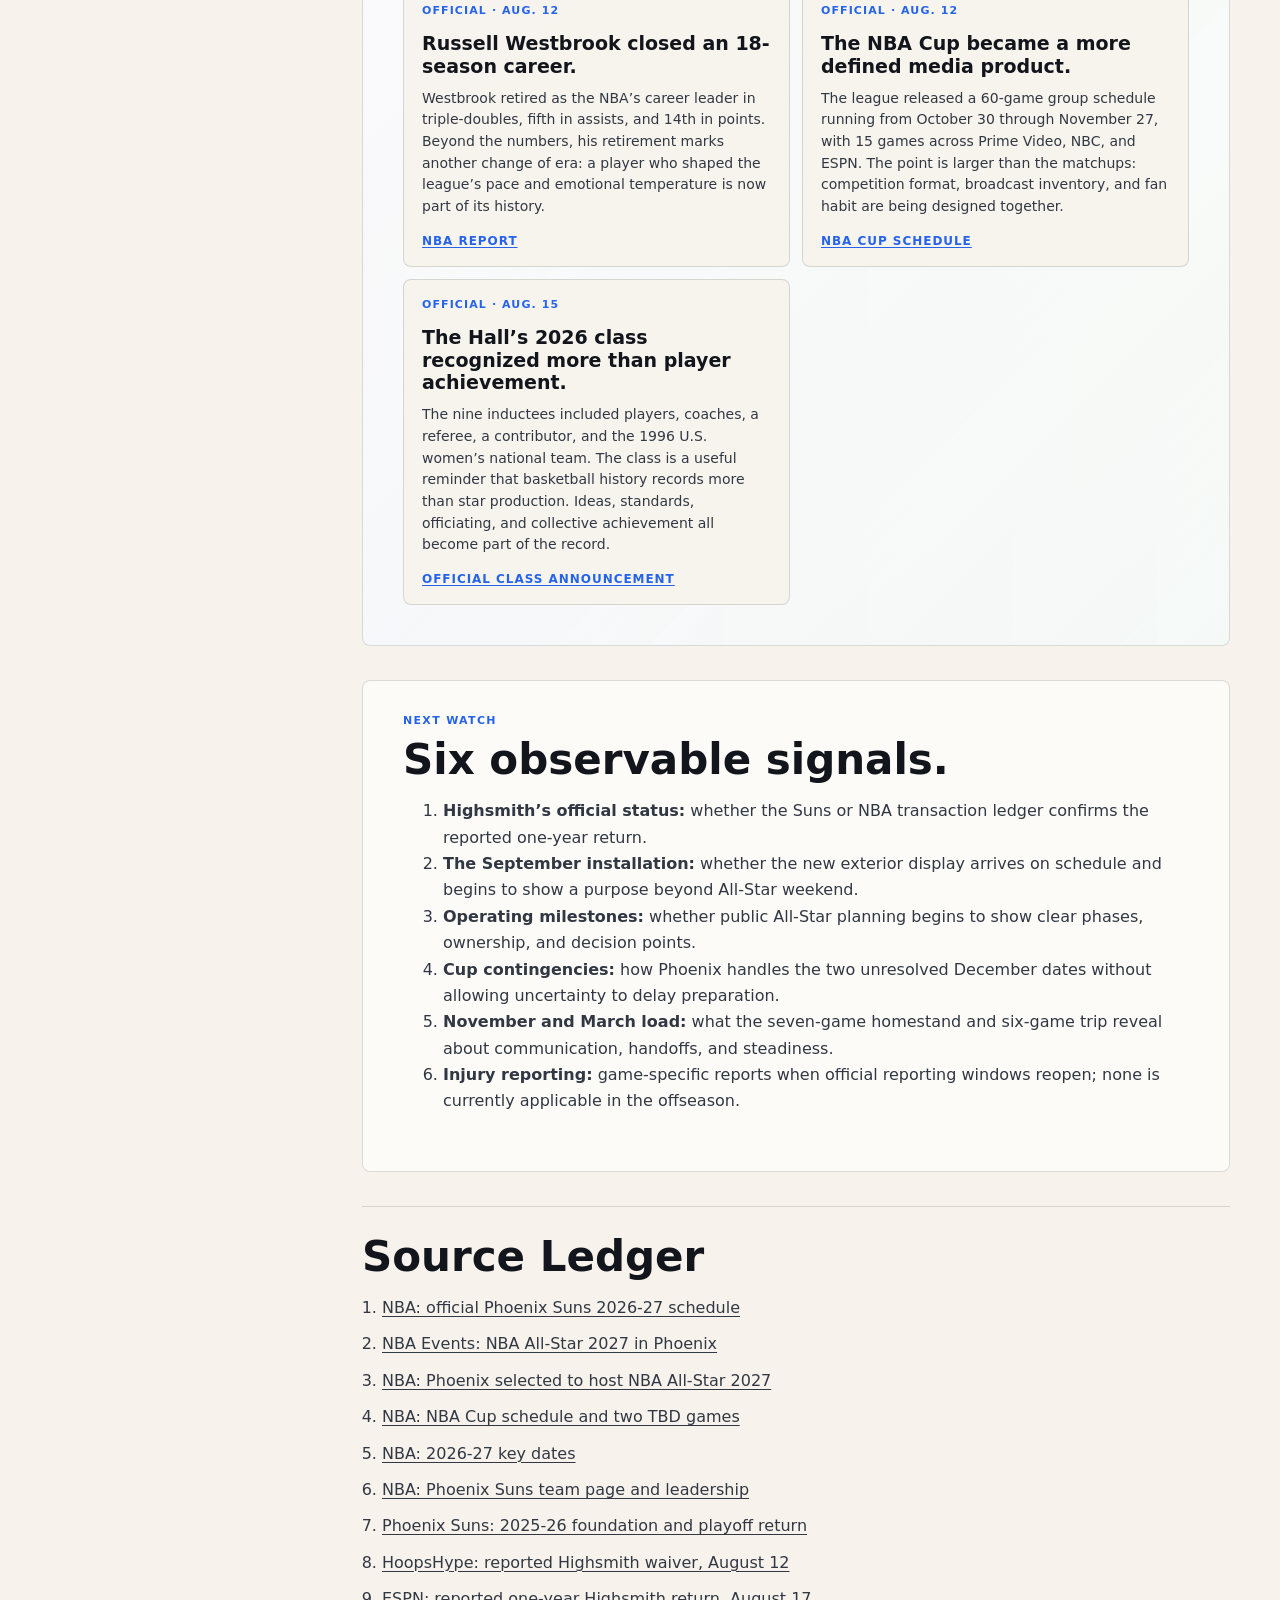
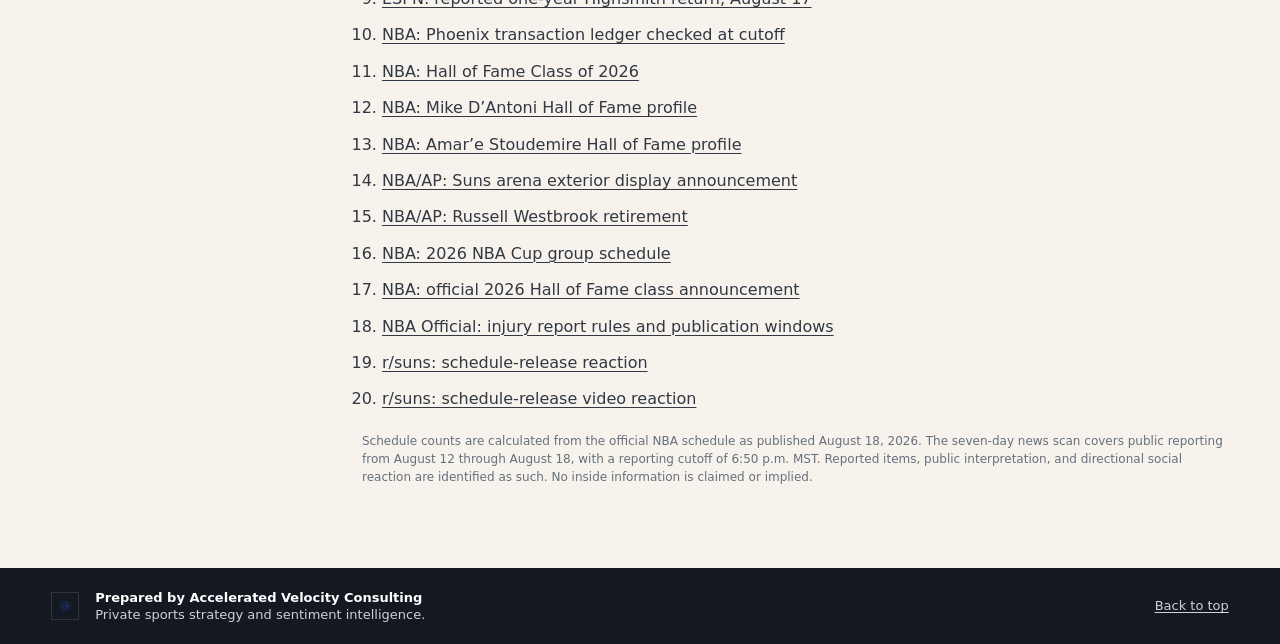
<file: issue-006/index.html>
<!doctype html>
<html lang="en">
<head>
  <meta charset="utf-8">
  <meta name="viewport" content="width=device-width, initial-scale=1">
  <title>Suns Signal Weekly 006 | The Season Has Two Scoreboards</title>
  <meta name="description" content="One Thursday separates Phoenix's final pre-break game from NBA All-Star Weekend. The 2026-27 season will measure basketball progress and organizational execution through one operating standard.">
  <meta name="robots" content="noindex,nofollow,noarchive">
  <link rel="canonical" href="https://meltckr.github.io/suns-signal-005-permission-to-run/issue-006/">
  <meta property="og:type" content="article">
  <meta property="og:site_name" content="Suns Signal">
  <meta property="article:published_time" content="2026-08-18T19:45:00-07:00">
  <meta property="article:modified_time" content="2026-08-18T19:45:00-07:00">
  <meta property="og:title" content="Suns Signal Weekly 006: The Season Has Two Scoreboards">
  <meta property="og:description" content="Basketball progress and All-Star execution are different measures. In Phoenix, they will test the same operating standard.">
  <meta property="og:url" content="https://meltckr.github.io/suns-signal-005-permission-to-run/issue-006/">
  <meta property="og:image" content="https://meltckr.github.io/suns-signal-005-permission-to-run/issue-006/assets/og-suns-signal-006-two-scoreboards-v1.png">
  <meta property="og:image:secure_url" content="https://meltckr.github.io/suns-signal-005-permission-to-run/issue-006/assets/og-suns-signal-006-two-scoreboards-v1.png">
  <meta property="og:image:type" content="image/png">
  <meta property="og:image:width" content="1200">
  <meta property="og:image:height" content="630">
  <meta property="og:image:alt" content="Suns Signal Weekly 006 share card connecting basketball progress and All-Star organizational execution through one operating standard">
  <meta name="twitter:card" content="summary_large_image">
  <meta name="twitter:title" content="Suns Signal Weekly 006: The Season Has Two Scoreboards">
  <meta name="twitter:description" content="Basketball progress and All-Star execution are different measures. In Phoenix, they will test the same operating standard.">
  <meta name="twitter:image" content="https://meltckr.github.io/suns-signal-005-permission-to-run/issue-006/assets/og-suns-signal-006-two-scoreboards-v1.png">
  <meta name="twitter:image:alt" content="Suns Signal Weekly 006 share card connecting basketball progress and All-Star organizational execution through one operating standard">
  <script type="application/ld+json">{"@context":"https://schema.org","@type":"Article","headline":"The Season Has Two Scoreboards","datePublished":"2026-08-18T19:45:00-07:00","dateModified":"2026-08-18T19:45:00-07:00","author":{"@type":"Organization","name":"Accelerated Velocity Consulting"},"publisher":{"@type":"Organization","name":"Accelerated Velocity Consulting"},"image":["https://meltckr.github.io/suns-signal-005-permission-to-run/issue-006/assets/og-suns-signal-006-two-scoreboards-v1.png"],"mainEntityOfPage":"https://meltckr.github.io/suns-signal-005-permission-to-run/issue-006/"}</script>
  <link rel="stylesheet" href="../styles.css?v=20260818-issue006">
  <link rel="stylesheet" href="styles.css?v=20260818-issue006">
</head>
<body>
<header class="site-header">
  <a class="series-brand" href="#top" aria-label="Suns Signal">
    <img src="../assets/teams/suns/phoenix-suns-logo.png" alt="Phoenix Suns logo">
    <span><strong>Suns Signal</strong><em>Weekly | Issue 006</em></span>
  </a>
  <div class="edition">
    <span class="avc-provenance">Prepared by <img src="../assets/brand/logos/AVC-logo-horizontal-light.svg" alt="Accelerated Velocity Consulting"></span>
    <strong>Tuesday Edition | August 18, 2026</strong>
  </div>
</header>

<main id="top">
  <section class="hero issue-six-hero">
    <img class="hero-art" src="assets/two-scoreboards-hero.png" alt="Abstract Phoenix city and arena network connecting two operating scoreboards">
    <div class="hero-overlay"></div>
    <div class="hero-copy">
      <div class="series-row">
        <p class="kicker">Suns Signal Weekly | Tuesday Edition</p>
        <img class="suns-context-logo" src="../assets/teams/suns/phoenix-suns-logo.png" alt="Phoenix Suns logo">
      </div>
      <div class="calendar-callout" aria-label="Calendar hinge between the Suns and NBA All-Star Weekend">
        <span>One Thursday</span>
        <strong>PHI · FEB 17 &nbsp;→&nbsp; PHX · FEB 19</strong>
        <em>The basketball calendar hands directly to the organizational calendar.</em>
      </div>
      <h1>The Season Has Two Scoreboards</h1>
      <p class="dek">The 2026-27 season will measure Phoenix on the court and across the institution. The measures are different. The operating standard underneath them is not.</p>
      <div class="issue-system" aria-label="Issue identity">
        <span>Weekly brief</span><span>Issue 006</span><span>Schedule intelligence</span><span>All-Star 2027</span>
      </div>
      <div class="hero-meta" aria-label="Report facts">
        <span>Curated for Mat Ishbia</span><span>80 dated games + 2 TBD</span><span>Reporting updated August 18, 2026</span>
      </div>
    </div>
  </section>

  <section class="signal-audio" aria-labelledby="audio-brief-title">
    <div class="audio-player">
      <div class="audio-copy">
        <span>Listen First</span>
        <h2 id="audio-brief-title">Audio Brief <em>· The Ownership Read · 2:42</em></h2>
      </div>
      <div class="audio-main">
        <button class="audio-button" type="button" data-audio-back aria-label="Back 15 seconds">−15</button>
        <button class="audio-button play" type="button" data-audio-play aria-label="Play the ownership audio brief">▶</button>
        <div class="audio-timeline">
          <span data-audio-current aria-live="off">0:00</span>
          <input type="range" min="0" max="161.810" value="0" step="0.1" data-audio-range aria-label="Audio timeline">
          <span data-audio-duration>2:42</span>
        </div>
        <button class="audio-button" type="button" data-audio-forward aria-label="Forward 15 seconds">+15</button>
      </div>
      <select class="audio-speed" data-audio-speed aria-label="Playback speed">
        <option value="1">1×</option><option value="1.25">1.25×</option><option value="1.5">1.5×</option>
      </select>
      <p class="audio-note" data-audio-note>Listen now, or scan the complete ownership brief below.</p>
      <details class="audio-transcript">
        <summary>Read exact transcript</summary>
        <div class="audio-transcript-copy"><p>Mat, the detail I keep coming back to in the new schedule is this.</p>
<p>On Wednesday, February seventeenth, the Suns are in Philadelphia. On Friday, Rising Stars opens NBA All-Star Weekend in Phoenix. There is one Thursday between them.</p>
<p>That narrow gap makes the larger pattern visible. This season has two scoreboards.</p>
<p>The first is the familiar one. Phoenix enters year two with Brian Gregory as general manager and Jordan Ott as head coach after a forty-five-win season and a return to the playoffs. That scoreboard will measure whether the basketball structure keeps becoming clearer, more connected, and more durable under pressure.</p>
<p>The second scoreboard is organizational. From February nineteenth through the twenty-first, Phoenix will host the league’s biggest weekend for the fourth time, and for the first time since two thousand nine. The work will reach far beyond the arena. Partnerships, hospitality, community, content, security, transportation, and the fan experience all have to operate as one system.</p>
<p>Those scoreboards are different. One determines the standings. The other reveals the institution. But they will test many of the same things: preparation, role clarity, communication, handoffs, and the ability to keep standards steady when the pace rises.</p>
<p>The rest of the schedule reinforces that point. Phoenix opens in Portland on October twenty-first, returns home to face Golden State three nights later, has a seven-game homestand in November, thirteen back-to-backs, and a six-game road trip in March. Two December games will remain unsettled until the NBA Cup picture is clear.</p>
<p>Those are basketball dates. They are also operating dates.</p>
<p>The opportunity for ownership is to treat the calendar as one connected plan. The competitive build should not disappear inside the All-Star production, and the All-Star production should not sit beside the season as a separate event. Each can strengthen the other if the same expectations show up across the organization.</p>
<p>The useful question is not whether Phoenix can put on a major weekend. It has done that before. The question is whether the weekend can reveal the same alignment the basketball side is trying to establish: clear responsibility, clean communication, and people who understand how their work connects to the whole.</p>
<p>By Sunday night, the All-Star lights will come down. The more durable result will be the operating standard that remains.</p>
<p>The season has two scoreboards. The strongest organizations do not choose between them. They use the second to reinforce the first.</p></div>
      </details>
      <audio preload="metadata" data-audio src="audio/suns-signal-006-two-scoreboards-v3.mp3"></audio>
    </div>
  </section>

  <section class="top-brief" aria-label="Suns Signal first read">
    <div class="glance-panel">
      <span class="source-tag">At A Glance</span>
      <h2>The 20-second read.</h2>
      <div class="glance-grid">
        <article><span>The Hinge</span><strong>One Thursday separates Philadelphia from All-Star Phoenix.</strong><p>The Suns play February 17. Rising Stars opens February 19.</p></article>
        <article><span>Scoreboard One</span><strong>Year two tests whether basketball progress becomes durable.</strong><p>Phoenix enters the next season after a 45-win return to the playoffs under Brian Gregory and Jordan Ott.</p></article>
        <article><span>Scoreboard Two</span><strong>All-Star Weekend tests the institution.</strong><p>Three days of league, partner, community, hospitality, security, content, and fan-experience demands must connect.</p></article>
        <article><span>Ownership Read</span><strong>Different outcomes will expose the same operating habits.</strong><p>Preparation, role clarity, communication, handoffs, and steady standards sit beneath both scoreboards.</p></article>
      </div>
    </div>
    <div class="ownership-note">
      <span class="source-tag">Ownership Note</span>
      <h2>Mat, the schedule turns two ambitions into one operating calendar.</h2>
      <p>The organization does not have to choose between competitive development and exceptional All-Star execution. The opportunity is to use the same clarity across both: who owns the work, how decisions move, where handoffs can fail, and what must remain steady when the pace rises.</p>
      <p>The weekend will pass quickly. The stronger outcome is an operating standard that remains useful after the lights come down.</p>
    </div>
  </section>

  <section class="newsletter-body">
    <aside class="left-rail">
      <div class="rail-block"><span class="label">The Fact</span><p><strong>February 17 to 19</strong><br>Philadelphia on Wednesday. Rising Stars in Phoenix on Friday.</p></div>
      <div class="rail-block"><span class="label">The Load</span><p><strong>13 back-to-backs</strong><br>Plus a seven-game homestand and a six-game March road trip.</p></div>
      <div class="rail-block"><span class="label">The Unknown</span><p><strong>Two Cup dates</strong><br>December opponents remain open until group play settles the bracket.</p></div>
      <div class="rail-block"><span class="label">The Standard</span><p><strong>One organization</strong><br>The useful question is whether both scoreboards reinforce the same habits.</p></div>
    </aside>

    <article class="story">
      <section>
        <span class="source-tag">The Revealing Detail</span>
        <h2>One Thursday</h2>
        <p>On Wednesday, February 17, the Suns play in Philadelphia. On Friday, February 19, Rising Stars opens NBA All-Star Weekend in Phoenix. There is one Thursday between them.</p>
        <p>That narrow gap makes the larger pattern visible. The basketball operation will be finishing its final pre-break road assignment while the rest of the organization moves into the most public event week Phoenix has hosted in nearly two decades. The calendars do not merely overlap. They hand directly from one to the other.</p>
        <p>The distinction matters. One scoreboard will be literal. The other will be visible through the quality of the institution: preparation, hospitality, partner delivery, community presence, security, transportation, content, and the fan experience. The outcomes are different, but many of the habits beneath them are the same.</p>
      </section>

      <section class="data-strip" aria-label="2026-27 Phoenix Suns schedule evidence">
        <div><span>80 + 2</span><p>Dated games plus Cup TBDs</p></div>
        <div><span>13</span><p>Back-to-backs</p></div>
        <div><span>7</span><p>Game November homestand</p></div>
        <div><span>6</span><p>Game March road trip</p></div>
      </section>

      <section>
        <span class="source-tag">What Happened</span>
        <h2>The schedule is now an operating document.</h2>
        <p>Phoenix opens the regular season at Portland on Wednesday, October 21, and returns home to face Golden State on Saturday, October 24. The calendar includes a seven-game homestand from November 4 through November 15, 13 back-to-backs, and a six-game road trip from March 8 through March 17. Two December games remain unsettled because the NBA Cup schedule is completed after group play.</p>
        <p>Those are basketball facts. They are also workload facts. Dense home stretches affect arena, partnership, community, content, and hospitality teams. Road compression changes the timing of organizational appearances and communications. The two Cup placeholders require contingency planning before the opponents and venues are known.</p>
        <p>No single date decides a season. Taken together, the dates show where preparation will have to do more of the work before pressure arrives.</p>
      </section>

      <section class="scoreboard-section">
        <span class="source-tag">What It Reveals</span>
        <h2>Two scoreboards. One operating standard.</h2>
        <div class="scoreboard-grid">
          <article>
            <span>01</span><h3>The basketball scoreboard</h3>
            <p>Phoenix enters year two with Brian Gregory as general manager and Jordan Ott as head coach after a 45-37 season and a return to the playoffs. The relevant next signal is not a prediction. It is whether the structure becomes clearer and more durable when the calendar tightens.</p>
          </article>
          <article>
            <span>02</span><h3>The institutional scoreboard</h3>
            <p>Phoenix will host NBA All-Star for the fourth time and the first time since 2009. Rising Stars, Saturday events, the 76th All-Star Game, and citywide fan activity will make coordination visible well beyond the arena.</p>
          </article>
        </div>
        <p>The connection is not that a well-run event produces wins. It does not. The connection is that both environments expose whether roles are clear, information moves cleanly, and standards remain consistent when many people must act at once.</p>
      </section>

      <section>
        <span class="source-tag">Why It Matters</span>
        <h2>The second scoreboard can strengthen the first.</h2>
        <p>All-Star Weekend can be treated as a separate production, completed and then archived. It can also be treated as an organizational stress test that leaves useful capability behind.</p>
        <p>The durable value lives in the operating residue: clearer ownership of decisions, better handoffs, stronger cross-functional relationships, faster issue escalation, and a shared understanding of what “ready” looks like. Those are institutional gains. They can support the basketball business without pretending to influence basketball decisions.</p>
        <p>The same principle runs in the other direction. A season-long emphasis on alignment, role clarity, and connected work gives the All-Star build a cultural base. The event does not have to invent a different Phoenix for one weekend.</p>
      </section>

      <section class="signal-matrix">
        <span class="source-tag">Fact · Interpretation · Unknown · Next Watch</span>
        <h2>Keep the evidence in its proper lane.</h2>
        <div class="capture-grid">
          <article><span class="source-tag">Verified Fact</span><h3>The calendars nearly touch.</h3><p>Phoenix plays February 17 in Philadelphia. All-Star events begin February 19 in Phoenix and conclude February 21.</p></article>
          <article><span class="source-tag">Interpretation</span><h3>The overlap creates a revealing operating test.</h3><p>The strongest opportunity is to connect competitive, business, community, and event preparation through common standards.</p></article>
          <article><span class="source-tag">Still Unknown</span><h3>The full internal operating model is not public.</h3><p>Public sources do not establish staffing, decision rights, contingency design, or how All-Star responsibilities are distributed.</p></article>
          <article><span class="source-tag">Next Watch</span><h3>Look for evidence of integration.</h3><p>Milestones, cross-functional language, partner readiness, community continuity, and clean transitions will show whether the weekend is being built as one system.</p></article>
        </div>
      </section>

      <section class="capture-section">
        <span class="source-tag">Public Reaction</span>
        <h2>Relief about the workload. Interest in the presentation.</h2>
        <div class="capture-grid">
          <article><span class="source-tag">r/suns | Schedule Thread</span><h3>The 13 back-to-backs drew immediate attention.</h3><p>The dominant tone in one schedule-release thread was relief that the number was not higher, suggesting recent calendar strain remains part of fan memory.</p></article>
          <article><span class="source-tag">r/suns | Release Video</span><h3>The creative execution carried its own signal.</h3><p>A separate thread spent more energy on the schedule video and mascot presentation than on opponent sequencing—evidence that packaging can shape early engagement.</p></article>
        </div>
        <p class="count-note">Public social reaction is directional and nonrepresentative. It is included as a sentiment signal, not polling.</p>
      </section>

      <section class="league-roundup suns-pulse" data-weekly-service="suns-pulse" data-reporting-window="2026-08-12/2026-08-18">
        <div class="roundup-heading">
          <span class="source-tag">Suns Weekly Pulse</span>
          <h2>What changed in Phoenix this week.</h2>
          <p>The schedule is the feature. These are the other developments that changed the picture between August 12 and August 18.</p>
        </div>
        <div class="roundup-grid">
          <article>
            <span><time datetime="2026-08-17">Reported · Aug. 17</time></span>
            <h3>Haywood Highsmith is expected back after a five-day detour.</h3>
            <p>HoopsHype reported that Phoenix waived Highsmith on August 12. Five days later, ESPN’s Shams Charania reported that Highsmith had agreed to a one-year return. The sequence may preserve a familiar player on a different contract structure, but the Suns and the NBA transaction ledger had not confirmed the new agreement by our cutoff.</p>
            <a href="https://www.espn.com/contributor/shams-charania/5aa44514ba99e">ESPN report</a>
          </article>
          <article>
            <span><time datetime="2026-08-15">Official · Aug. 15</time></span>
            <h3>Mike D’Antoni and Amar’e Stoudemire entered the Hall together.</h3>
            <p>The pairing matters. Phoenix’s idea and one of the people who made it work were recognized in the same class. It is history, but it also carries a current reminder: a system becomes durable when people understand it well enough to bring it to life.</p>
            <a href="https://www.nba.com/halloffame/2026">Hall of Fame Class of 2026</a>
          </article>
          <article>
            <span><time datetime="2026-08-18">Official · Aug. 18</time></span>
            <h3>The All-Star build is becoming visible outside the arena.</h3>
            <p>The Suns announced a transparent LED display measuring 226 feet wide by 41 feet tall, with completion planned for September. The screen is the visible piece. The longer-term question is whether it becomes useful after All-Star weekend—as a gathering point, a storytelling platform, and a year-round fan asset.</p>
            <a href="https://www.nba.com/news/suns-plans-new-led-display-outside">NBA report</a>
          </article>
        </div>
        <p class="count-note"><strong>Reporting cutoff:</strong> August 18, 2026, 6:50 p.m. MST. Reported items remain labeled until the team or NBA confirms them.</p>
      </section>

      <section class="league-roundup" data-weekly-service="league-scan" data-reporting-window="2026-08-12/2026-08-18">
        <div class="roundup-heading">
          <span class="source-tag">Around The League</span>
          <h2>What else changed around the NBA.</h2>
          <p>Three developments from the same seven-day window, separated from the Phoenix feature and labeled by reporting status.</p>
        </div>
        <div class="roundup-grid">
          <article>
            <span><time datetime="2026-08-12">Official · Aug. 12</time></span>
            <h3>Russell Westbrook closed an 18-season career.</h3>
            <p>Westbrook retired as the NBA’s career leader in triple-doubles, fifth in assists, and 14th in points. Beyond the numbers, his retirement marks another change of era: a player who shaped the league’s pace and emotional temperature is now part of its history.</p>
            <a href="https://www.nba.com/news/russell-westbrook-retires-nba-after-18-seasons">NBA report</a>
          </article>
          <article>
            <span><time datetime="2026-08-12">Official · Aug. 12</time></span>
            <h3>The NBA Cup became a more defined media product.</h3>
            <p>The league released a 60-game group schedule running from October 30 through November 27, with 15 games across Prime Video, NBC, and ESPN. The point is larger than the matchups: competition format, broadcast inventory, and fan habit are being designed together.</p>
            <a href="https://www.nba.com/news/2026-nba-cup-group-play-schedule-announced">NBA Cup schedule</a>
          </article>
          <article>
            <span><time datetime="2026-08-15">Official · Aug. 15</time></span>
            <h3>The Hall’s 2026 class recognized more than player achievement.</h3>
            <p>The nine inductees included players, coaches, a referee, a contributor, and the 1996 U.S. women’s national team. The class is a useful reminder that basketball history records more than star production. Ideas, standards, officiating, and collective achievement all become part of the record.</p>
            <a href="https://www.nba.com/news/naismith-basketball-hall-of-fame-announces-2026-inductees">Official class announcement</a>
          </article>
        </div>
      </section>

      <section class="watch-list">
        <span class="source-tag">Next Watch</span>
        <h2>Six observable signals.</h2>
        <ol>
          <li><strong>Highsmith’s official status:</strong> whether the Suns or NBA transaction ledger confirms the reported one-year return.</li>
          <li><strong>The September installation:</strong> whether the new exterior display arrives on schedule and begins to show a purpose beyond All-Star weekend.</li>
          <li><strong>Operating milestones:</strong> whether public All-Star planning begins to show clear phases, ownership, and decision points.</li>
          <li><strong>Cup contingencies:</strong> how Phoenix handles the two unresolved December dates without allowing uncertainty to delay preparation.</li>
          <li><strong>November and March load:</strong> what the seven-game homestand and six-game trip reveal about communication, handoffs, and steadiness.</li>
          <li><strong>Injury reporting:</strong> game-specific reports when official reporting windows reopen; none is currently applicable in the offseason.</li>
        </ol>
      </section>

      <section class="source-ledger">
        <h2>Source Ledger</h2>
        <ol>
          <li><a href="https://api-hub.nba.com/team/1610612756/schedule">NBA: official Phoenix Suns 2026-27 schedule</a></li>
          <li><a href="https://nbaevents.nba.com/nba-all-star-2027">NBA Events: NBA All-Star 2027 in Phoenix</a></li>
          <li><a href="https://cdn-uat.nba.com/news/phoenix-suns-nba-all-star-2027-official-release">NBA: Phoenix selected to host NBA All-Star 2027</a></li>
          <li><a href="https://www.nba.com/news/nba-cup-frequently-asked-questions">NBA: NBA Cup schedule and two TBD games</a></li>
          <li><a href="https://www.nba.com/news/key-dates">NBA: 2026-27 key dates</a></li>
          <li><a href="https://www.nba.com/team/1610612756/suns">NBA: Phoenix Suns team page and leadership</a></li>
          <li><a href="https://www.nba.com/suns/news/the-2026-phoenix-suns-established-a-strong-foundation-for-the-future">Phoenix Suns: 2025-26 foundation and playoff return</a></li>
          <li><a href="https://www.hoopshype.com/story/sports/nba/rumors/2026/08/12/suns-waive-haywood-highsmith/91280011007/">HoopsHype: reported Highsmith waiver, August 12</a></li>
          <li><a href="https://www.espn.com/contributor/shams-charania/5aa44514ba99e">ESPN: reported one-year Highsmith return, August 17</a></li>
          <li><a href="https://www.nba.com/players/transactions?TeamID=1610612756">NBA: Phoenix transaction ledger checked at cutoff</a></li>
          <li><a href="https://www.nba.com/halloffame/2026">NBA: Hall of Fame Class of 2026</a></li>
          <li><a href="https://www.nba.com/news/mike-dantoni-hall-of-fame-2026">NBA: Mike D’Antoni Hall of Fame profile</a></li>
          <li><a href="https://www.nba.com/news/hall-of-fame-class-of-2026-pick-and-roll-powerhouse-amare-stoudemire-left-opponents-powerless">NBA: Amar’e Stoudemire Hall of Fame profile</a></li>
          <li><a href="https://www.nba.com/news/suns-plans-new-led-display-outside">NBA/AP: Suns arena exterior display announcement</a></li>
          <li><a href="https://www.nba.com/news/russell-westbrook-retires-nba-after-18-seasons">NBA/AP: Russell Westbrook retirement</a></li>
          <li><a href="https://www.nba.com/news/2026-nba-cup-group-play-schedule-announced">NBA: 2026 NBA Cup group schedule</a></li>
          <li><a href="https://www.nba.com/news/naismith-basketball-hall-of-fame-announces-2026-inductees">NBA: official 2026 Hall of Fame class announcement</a></li>
          <li><a href="https://official.nba.com/nba-injury-report-2025-26-season/">NBA Official: injury report rules and publication windows</a></li>
          <li><a href="https://www.reddit.com/r/suns/comments/1vnkhks/phoenix_suns_202627_schedule_has_been_released/">r/suns: schedule-release reaction</a></li>
          <li><a href="https://www.reddit.com/r/suns/comments/1vnqmp0/202627_phoenix_suns_schedule_release_ft_the/">r/suns: schedule-release video reaction</a></li>
        </ol>
        <p class="count-note">Schedule counts are calculated from the official NBA schedule as published August 18, 2026. The seven-day news scan covers public reporting from August 12 through August 18, with a reporting cutoff of 6:50 p.m. MST. Reported items, public interpretation, and directional social reaction are identified as such. No inside information is claimed or implied.</p>
      </section>
    </article>
  </section>
</main>

<footer class="site-footer">
  <img src="../assets/brand/logos/AVC-icon-light.svg" alt="" aria-hidden="true">
  <div><strong>Prepared by Accelerated Velocity Consulting</strong><span>Private sports strategy and sentiment intelligence.</span></div>
  <a href="#top">Back to top</a>
</footer>

<script>
(() => {
 const root=document.querySelector('.signal-audio'); if(!root)return;
 const audio=root.querySelector('[data-audio]'),play=root.querySelector('[data-audio-play]'),back=root.querySelector('[data-audio-back]'),forward=root.querySelector('[data-audio-forward]'),range=root.querySelector('[data-audio-range]'),current=root.querySelector('[data-audio-current]'),duration=root.querySelector('[data-audio-duration]'),speed=root.querySelector('[data-audio-speed]'),note=root.querySelector('[data-audio-note]');
 const format=(v,round=false)=>{if(!Number.isFinite(v))return'0:00';const s=round?Math.round(v):Math.floor(v);return `${Math.floor(s/60)}:${String(s%60).padStart(2,'0')}`;};
 const seek=v=>{const n=Math.max(0,Math.min(audio.duration||0,v));audio.currentTime=n;range.value=String(n);current.textContent=format(n);};
 const state=p=>{play.textContent=p?'Ⅱ':'▶';play.setAttribute('aria-label',p?'Pause the ownership audio brief':'Play the ownership audio brief');};
 audio.addEventListener('loadedmetadata',()=>{duration.textContent=format(audio.duration,true);range.max=String(audio.duration);});
 audio.addEventListener('timeupdate',()=>{current.textContent=format(audio.currentTime);range.value=String(audio.currentTime);});
 audio.addEventListener('play',()=>state(true));audio.addEventListener('pause',()=>state(false));audio.addEventListener('ended',()=>{audio.currentTime=0;state(false);});
 audio.addEventListener('error',()=>{[play,back,forward,range,speed].forEach(x=>x.disabled=true);note.textContent='The audio brief is temporarily unavailable. The exact transcript remains below.';});
 play.addEventListener('click',()=>{if(audio.paused)audio.play().catch(()=>note.textContent='Playback did not start. Please try again or read the transcript below.');else audio.pause();});
 back.addEventListener('click',()=>seek(audio.currentTime-15));forward.addEventListener('click',()=>seek(audio.currentTime+15));range.addEventListener('input',()=>seek(Number(range.value)));speed.addEventListener('change',()=>audio.playbackRate=Number(speed.value));
})();
</script>
</body>
</html>
</file>
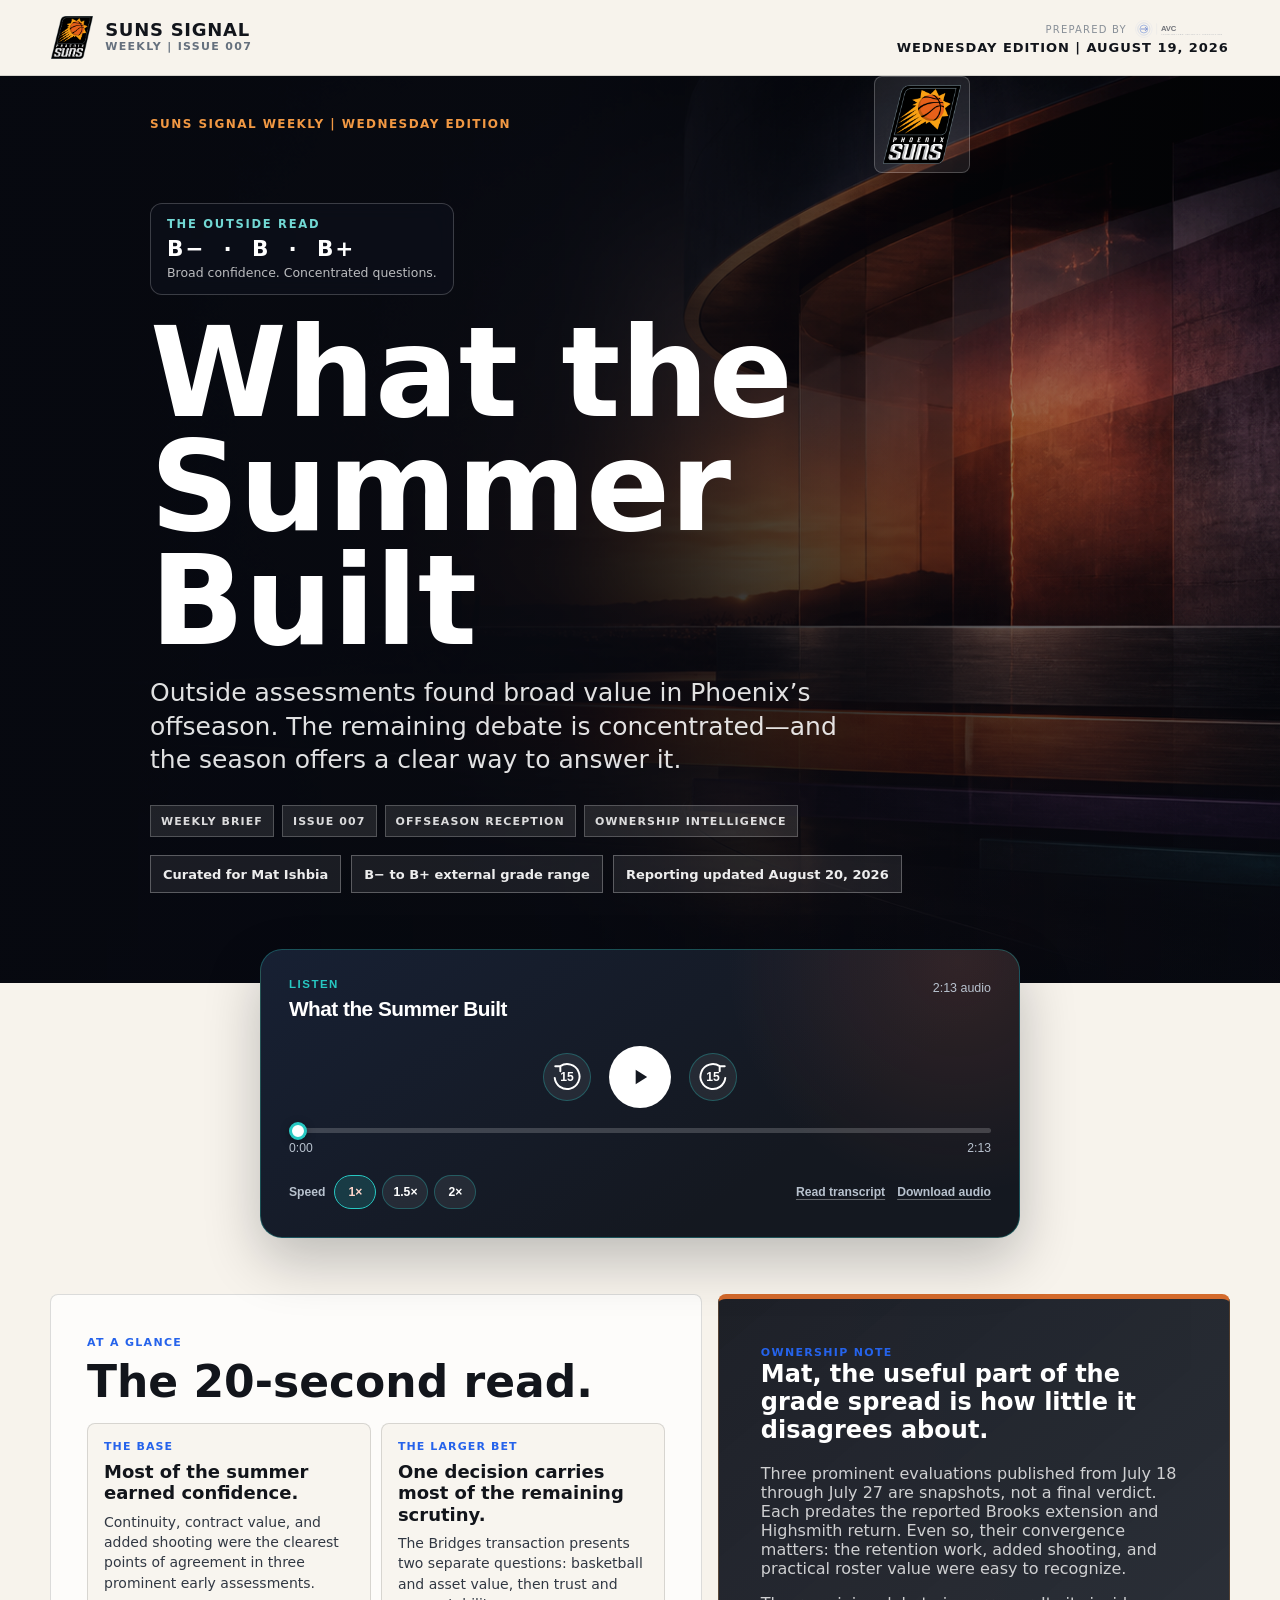
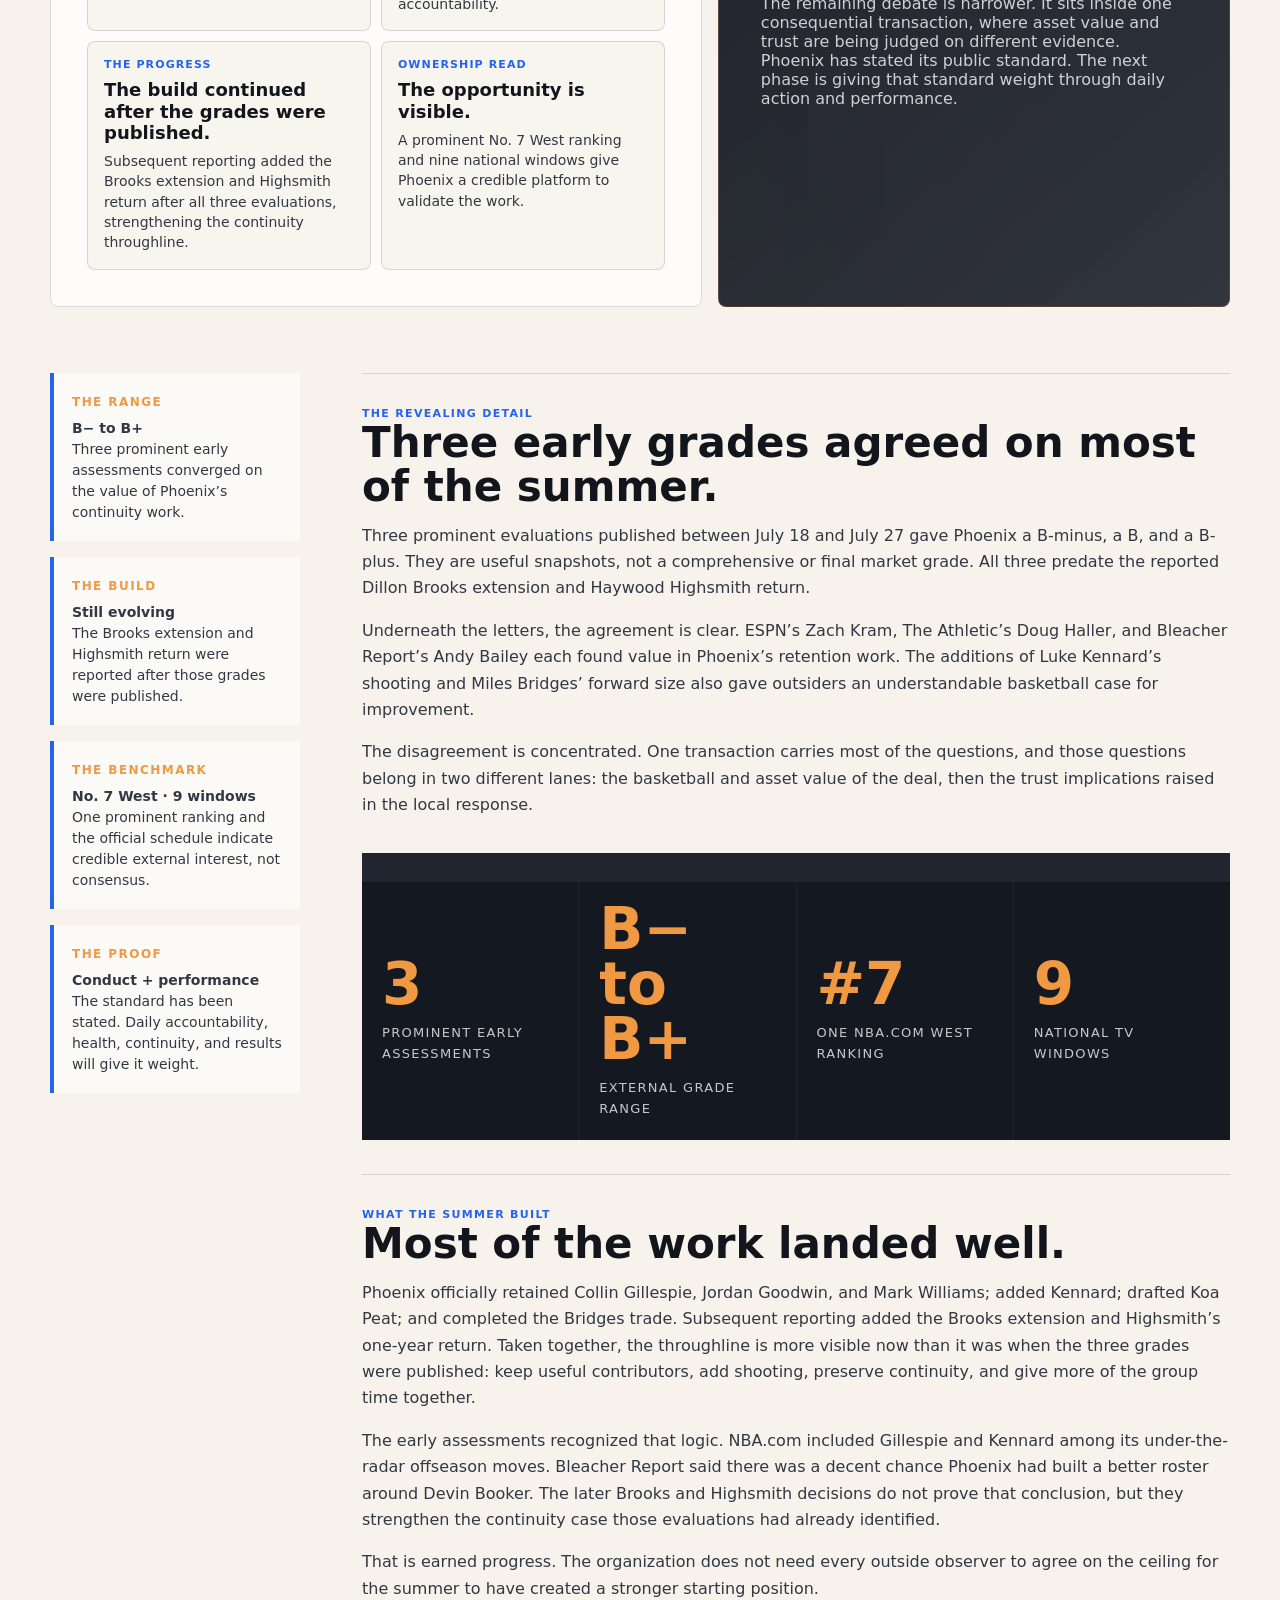
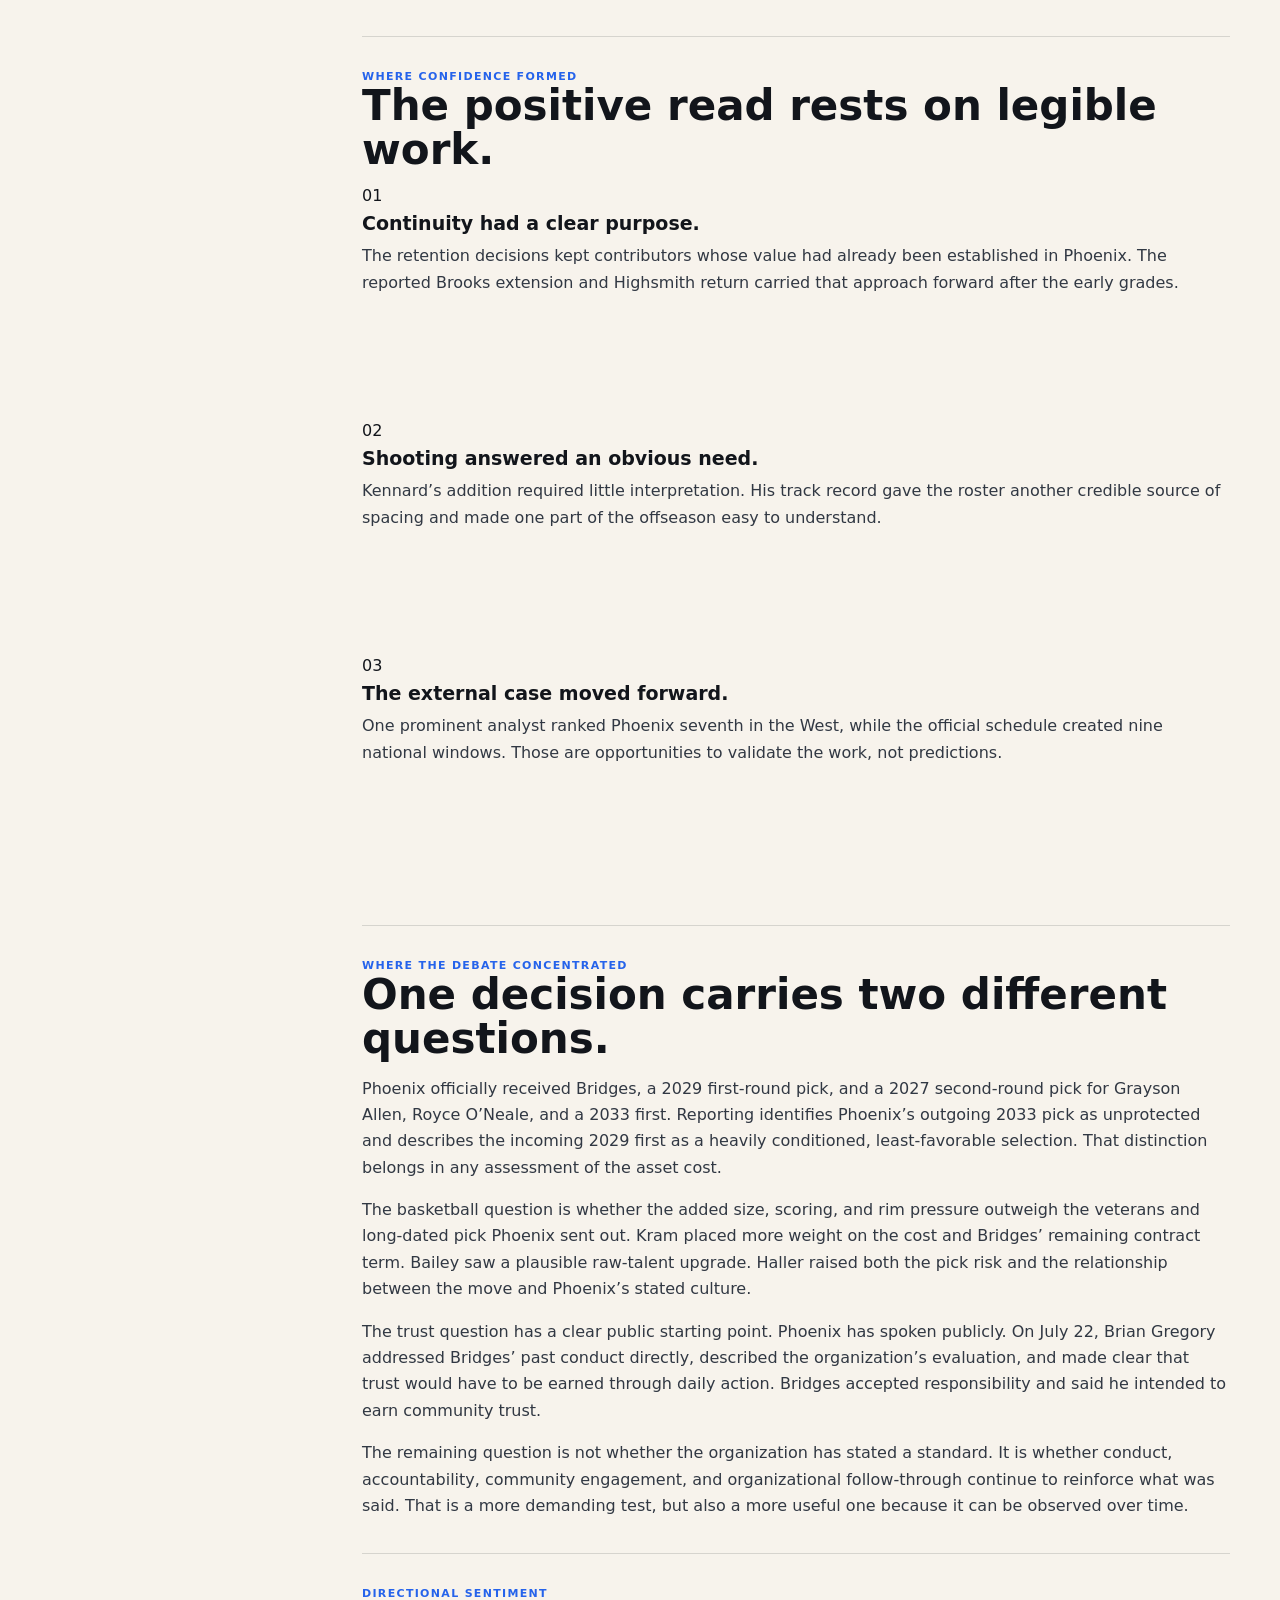
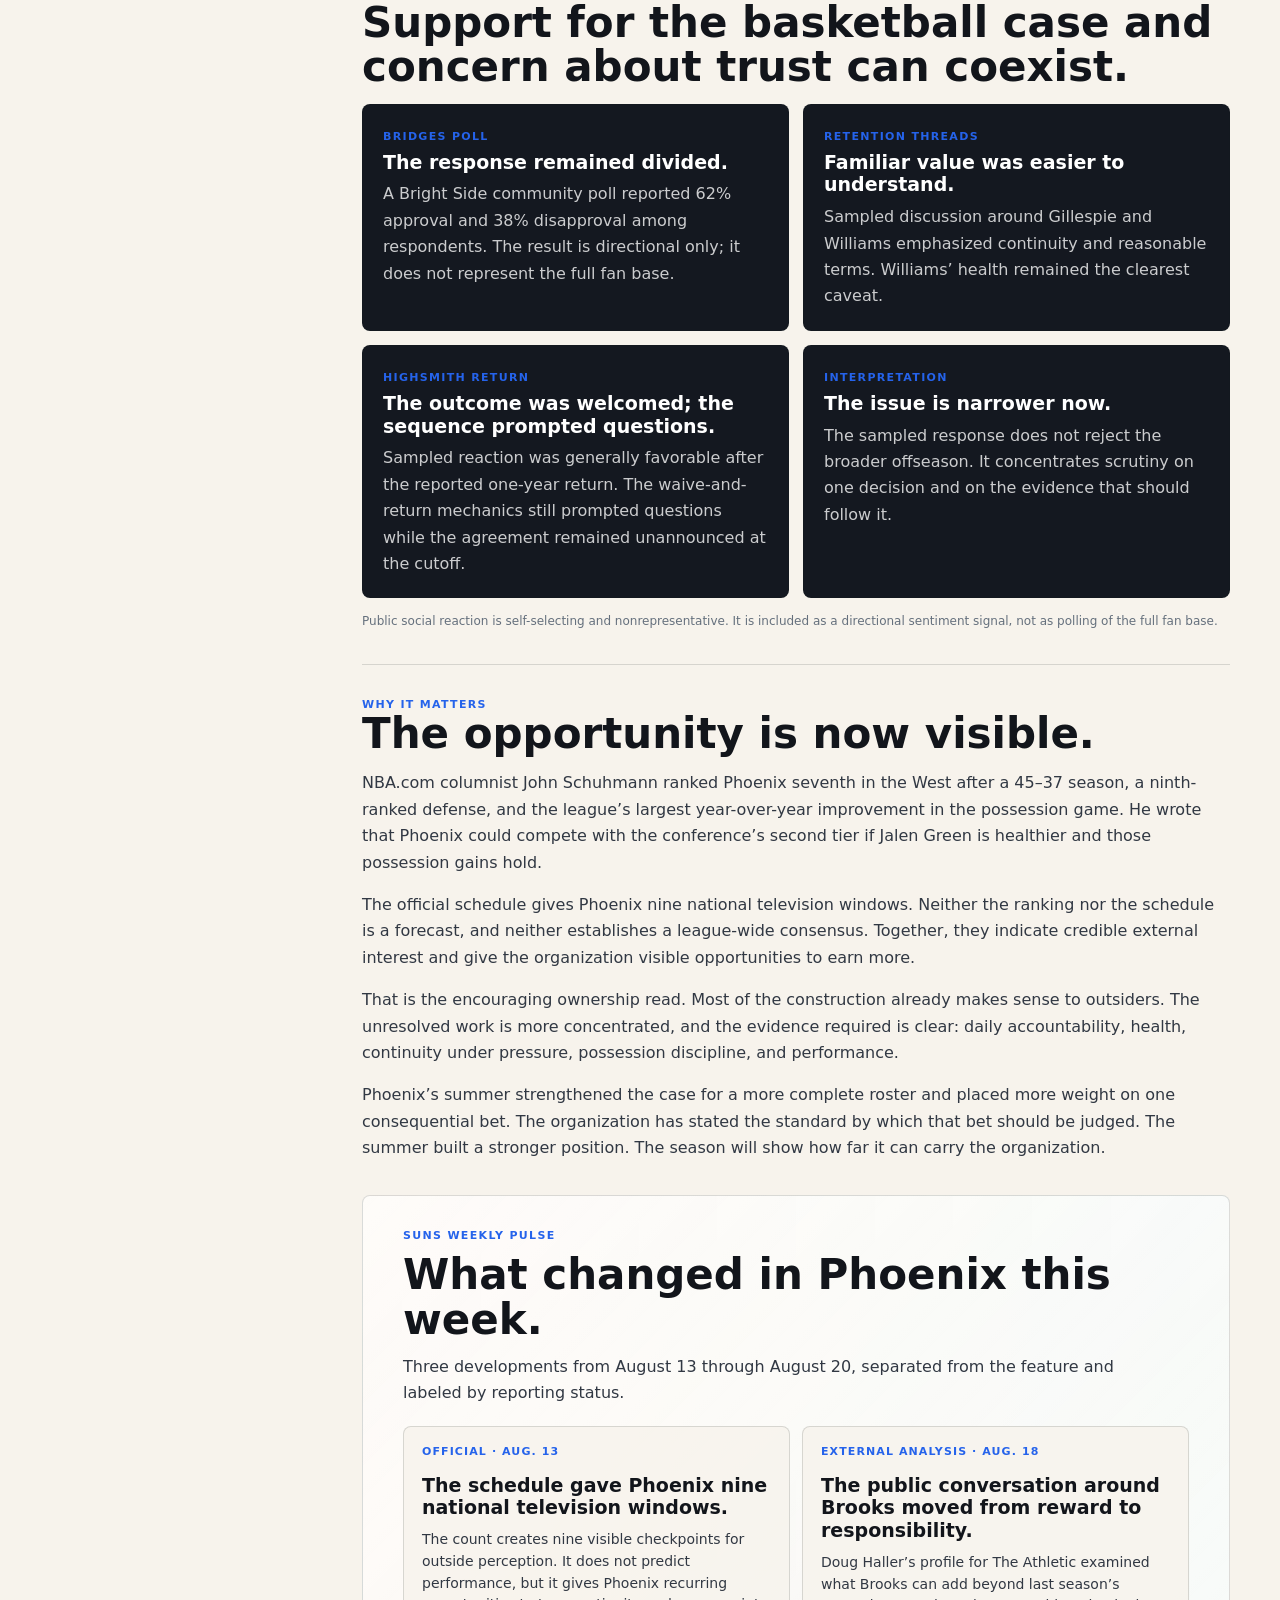
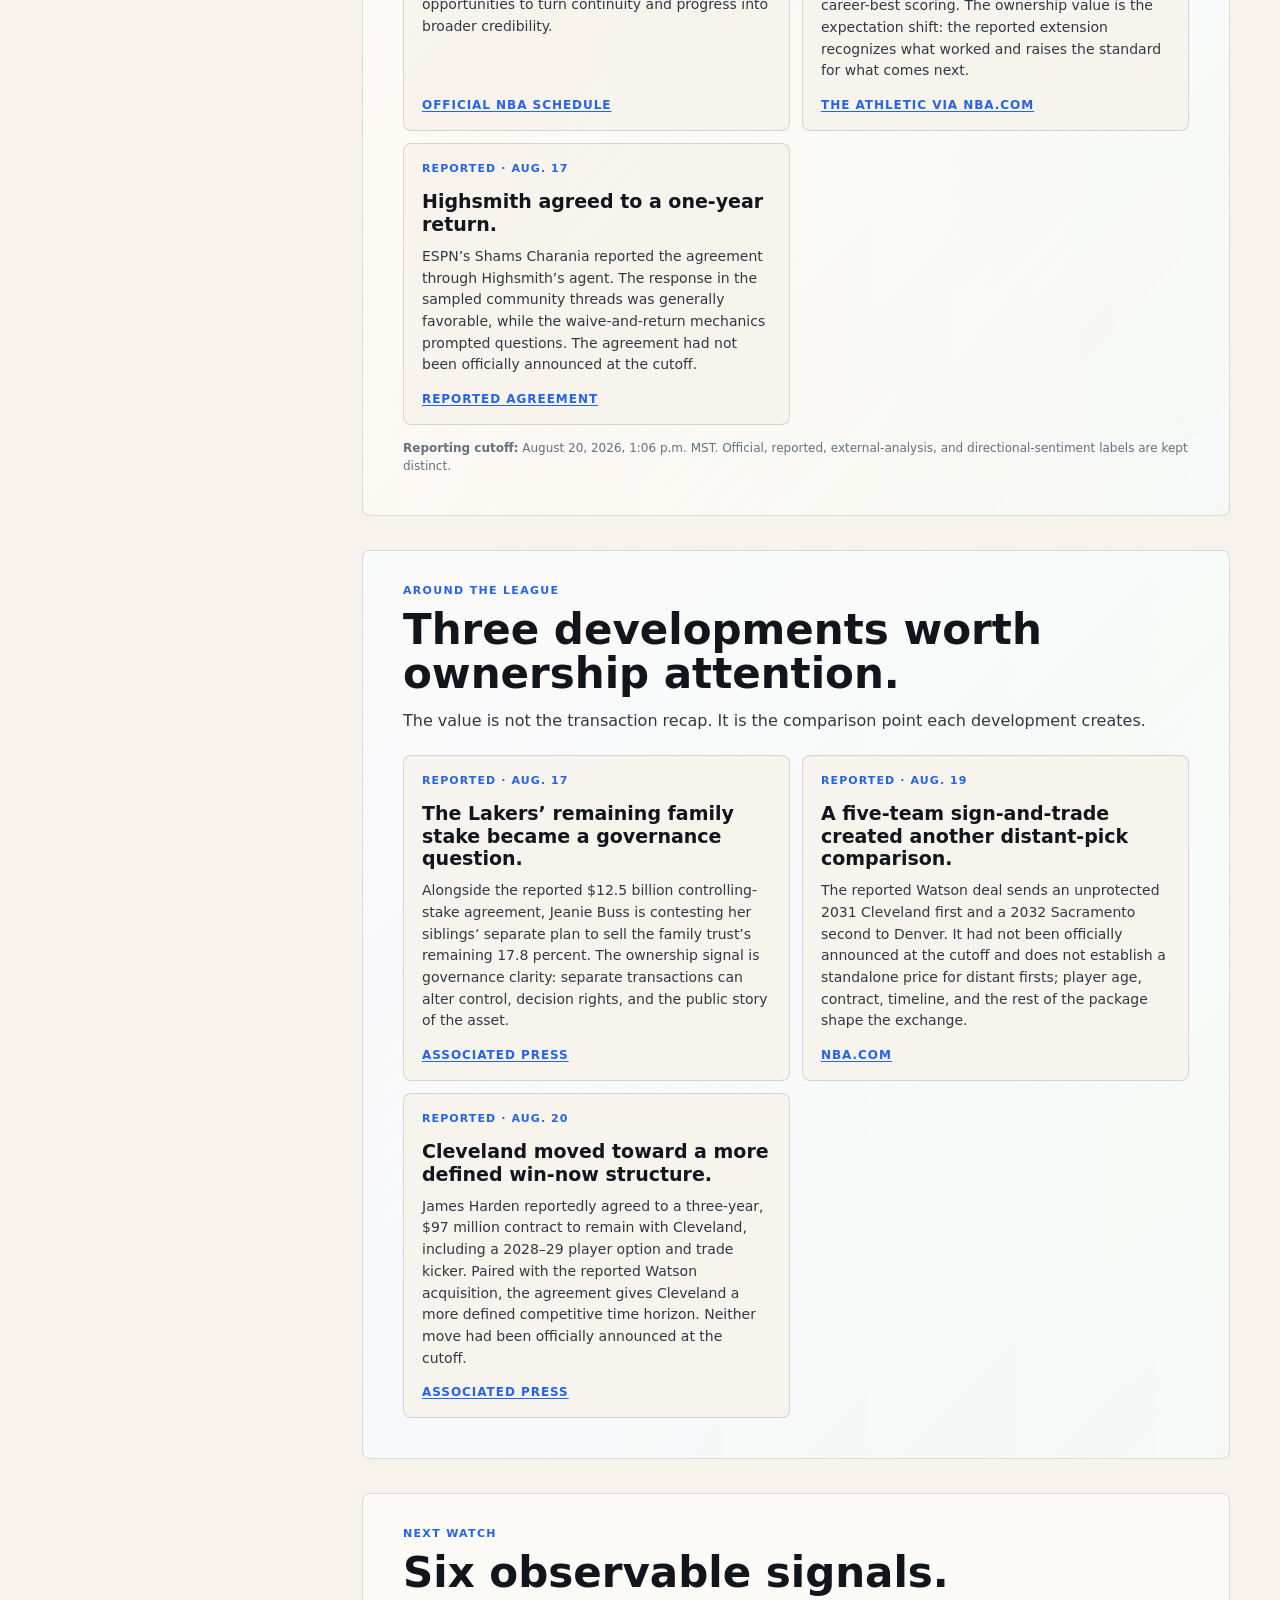
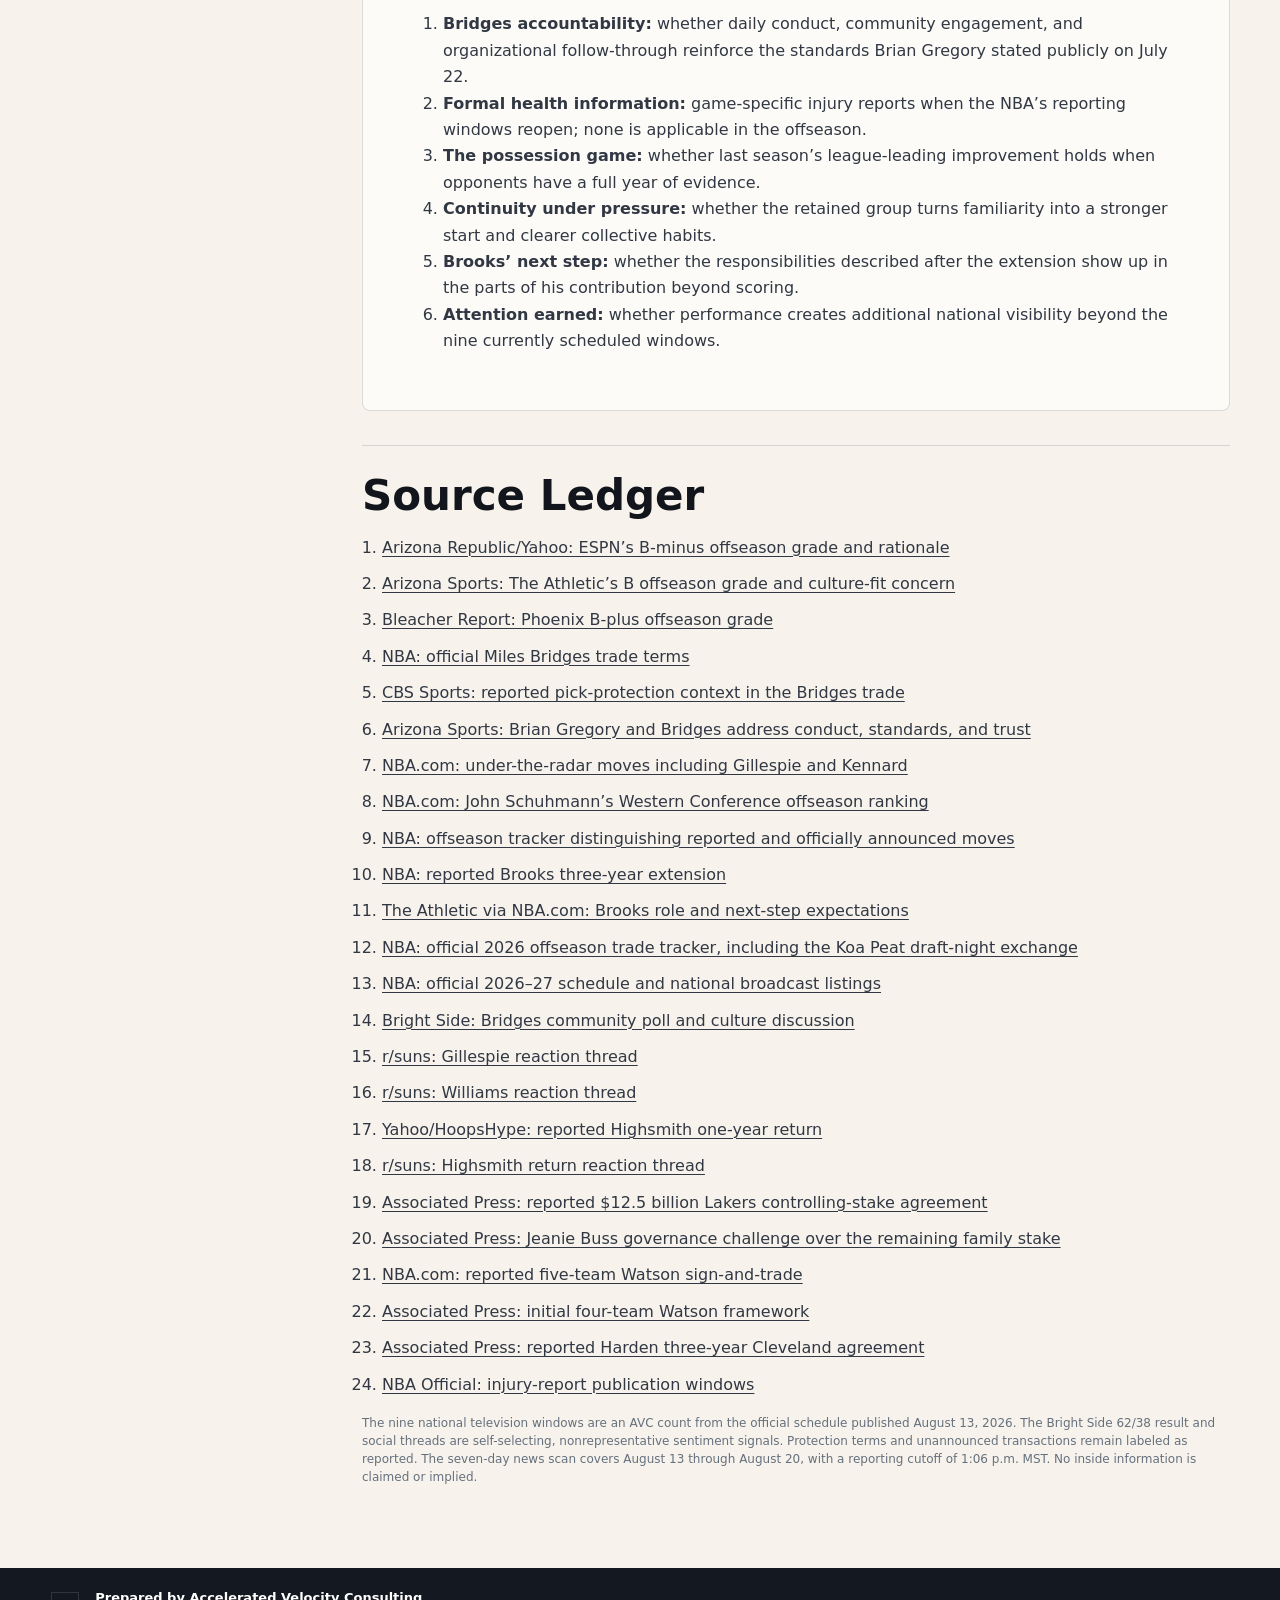
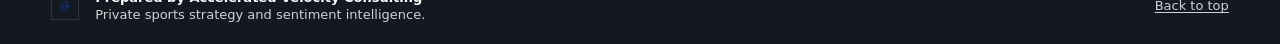
<file: issue-007/index.html>
<!doctype html>
<html lang="en">
<head>
  <meta charset="utf-8">
  <meta name="viewport" content="width=device-width, initial-scale=1">
  <title>Suns Signal 007 | What the Summer Built</title>
  <meta name="description" content="Three early grades found broad value. One consequential bet carries the proof.">
  <meta name="robots" content="noindex,nofollow,noarchive">
  <link rel="canonical" href="https://meltckr.github.io/suns-signal-005-permission-to-run/issue-007/">
  <meta property="og:type" content="article">
  <meta property="og:site_name" content="Suns Signal">
  <meta property="article:published_time" content="2026-08-19T19:36:00-07:00">
  <meta property="article:modified_time" content="2026-08-20T17:58:00-07:00">
  <meta property="og:title" content="Suns Signal 007 | What the Summer Built">
  <meta property="og:description" content="Three early grades found broad value. One consequential bet carries the proof.">
  <meta property="og:url" content="https://meltckr.github.io/suns-signal-005-permission-to-run/issue-007/">
  <meta property="og:image" content="https://meltckr.github.io/suns-signal-005-permission-to-run/issue-007/assets/og-suns-signal-007-stronger-position-v3.png">
  <meta property="og:image:secure_url" content="https://meltckr.github.io/suns-signal-005-permission-to-run/issue-007/assets/og-suns-signal-007-stronger-position-v3.png">
  <meta property="og:image:type" content="image/png">
  <meta property="og:image:width" content="1200">
  <meta property="og:image:height" content="630">
  <meta property="og:image:alt" content="Suns Signal Weekly Issue 007 share card reading Stronger Position, with three early grades and one big bet.">
  <meta name="twitter:card" content="summary_large_image">
  <meta name="twitter:title" content="Suns Signal 007 | What the Summer Built">
  <meta name="twitter:description" content="Three early grades found broad value. One consequential bet carries the proof.">
  <meta name="twitter:image" content="https://meltckr.github.io/suns-signal-005-permission-to-run/issue-007/assets/og-suns-signal-007-stronger-position-v3.png">
  <meta name="twitter:image:alt" content="Suns Signal Weekly Issue 007 share card reading Stronger Position, with three early grades and one big bet.">
  <script type="application/ld+json">{"@context":"https://schema.org","@type":"Article","headline":"What the Summer Built","datePublished":"2026-08-19T19:36:00-07:00","dateModified":"2026-08-20T17:58:00-07:00","author":{"@type":"Organization","name":"Accelerated Velocity Consulting"},"publisher":{"@type":"Organization","name":"Accelerated Velocity Consulting"},"image":["https://meltckr.github.io/suns-signal-005-permission-to-run/issue-007/assets/og-suns-signal-007-stronger-position-v3.png"],"mainEntityOfPage":"https://meltckr.github.io/suns-signal-005-permission-to-run/issue-007/"}</script>
  <link rel="stylesheet" href="../styles.css?v=20260820-issue007-v2">
  <link rel="stylesheet" href="styles.css?v=20260820-issue007-v2">
  <script type="module" src="../assets/mel-audio-player/mel-audio-player.js"></script>
</head>
<body>
<header class="site-header">
  <a class="series-brand" href="#top" aria-label="Suns Signal">
    <img src="../assets/teams/suns/phoenix-suns-logo.png" alt="Phoenix Suns logo">
    <span><strong>Suns Signal</strong><em>Weekly | Issue 007</em></span>
  </a>
  <div class="edition">
    <span class="avc-provenance">Prepared by <img src="../assets/brand/logos/AVC-logo-horizontal-light.svg" alt="Accelerated Velocity Consulting"></span>
    <strong>Wednesday Edition | August 19, 2026</strong>
  </div>
</header>

<main id="top">
  <section class="hero issue-seven-hero">
    <img class="hero-art" src="assets/suns-signal-007-offseason-landed-hero-v1.png" alt="Editorial Phoenix desert architecture in layered Suns colors">
    <div class="hero-overlay"></div>
    <div class="hero-copy">
      <div class="series-row">
        <p class="kicker">Suns Signal Weekly | Wednesday Edition</p>
        <img class="suns-context-logo" src="../assets/teams/suns/phoenix-suns-logo.png" alt="Phoenix Suns logo">
      </div>
      <div class="grade-callout" aria-label="Outside offseason grade range">
        <span>The Outside Read</span>
        <strong>B− &nbsp;·&nbsp; B &nbsp;·&nbsp; B+</strong>
        <em>Broad confidence. Concentrated questions.</em>
      </div>
      <h1>What the Summer Built</h1>
      <p class="dek">Outside assessments found broad value in Phoenix’s offseason. The remaining debate is concentrated—and the season offers a clear way to answer it.</p>
      <div class="issue-system" aria-label="Issue identity">
        <span>Weekly brief</span><span>Issue 007</span><span>Offseason reception</span><span>Ownership intelligence</span>
      </div>
      <div class="hero-meta" aria-label="Report facts">
        <span>Curated for Mat Ishbia</span><span>B− to B+ external grade range</span><span>Reporting updated August 20, 2026</span>
      </div>
    </div>
  </section>

  <div class="signal-audio">
    <mel-audio-player
      src="audio/suns-signal-007-what-the-summer-built-mel-avc-v3.mp3"
      title="What the Summer Built"
      eyebrow="Listen"
      transcript="content/audio-brief-transcript.txt"
      download
    ></mel-audio-player>
  </div>

  <section class="top-brief" aria-label="Suns Signal first read">
    <div class="glance-panel">
      <span class="source-tag">At A Glance</span>
      <h2>The 20-second read.</h2>
      <div class="glance-grid">
        <article><span>The Base</span><strong>Most of the summer earned confidence.</strong><p>Continuity, contract value, and added shooting were the clearest points of agreement in three prominent early assessments.</p></article>
        <article><span>The Larger Bet</span><strong>One decision carries most of the remaining scrutiny.</strong><p>The Bridges transaction presents two separate questions: basketball and asset value, then trust and accountability.</p></article>
        <article><span>The Progress</span><strong>The build continued after the grades were published.</strong><p>Subsequent reporting added the Brooks extension and Highsmith return after all three evaluations, strengthening the continuity throughline.</p></article>
        <article><span>Ownership Read</span><strong>The opportunity is visible.</strong><p>A prominent No. 7 West ranking and nine national windows give Phoenix a credible platform to validate the work.</p></article>
      </div>
    </div>
    <div class="ownership-note">
      <span class="source-tag">Ownership Note</span>
      <h2>Mat, the useful part of the grade spread is how little it disagrees about.</h2>
      <p>Three prominent evaluations published from July 18 through July 27 are snapshots, not a final verdict. Each predates the reported Brooks extension and Highsmith return. Even so, their convergence matters: the retention work, added shooting, and practical roster value were easy to recognize.</p>
      <p>The remaining debate is narrower. It sits inside one consequential transaction, where asset value and trust are being judged on different evidence. Phoenix has stated its public standard. The next phase is giving that standard weight through daily action and performance.</p>
    </div>
  </section>

  <section class="newsletter-body">
    <aside class="left-rail">
      <div class="rail-block"><span class="label">The Range</span><p><strong>B− to B+</strong><br>Three prominent early assessments converged on the value of Phoenix’s continuity work.</p></div>
      <div class="rail-block"><span class="label">The Build</span><p><strong>Still evolving</strong><br>The Brooks extension and Highsmith return were reported after those grades were published.</p></div>
      <div class="rail-block"><span class="label">The Benchmark</span><p><strong>No. 7 West · 9 windows</strong><br>One prominent ranking and the official schedule indicate credible external interest, not consensus.</p></div>
      <div class="rail-block"><span class="label">The Proof</span><p><strong>Conduct + performance</strong><br>The standard has been stated. Daily accountability, health, continuity, and results will give it weight.</p></div>
    </aside>

    <article class="story">
      <section>
        <span class="source-tag">The Revealing Detail</span>
        <h2>Three early grades agreed on most of the summer.</h2>
        <p>Three prominent evaluations published between July 18 and July 27 gave Phoenix a B-minus, a B, and a B-plus. They are useful snapshots, not a comprehensive or final market grade. All three predate the reported Dillon Brooks extension and Haywood Highsmith return.</p>
        <p>Underneath the letters, the agreement is clear. ESPN’s Zach Kram, The Athletic’s Doug Haller, and Bleacher Report’s Andy Bailey each found value in Phoenix’s retention work. The additions of Luke Kennard’s shooting and Miles Bridges’ forward size also gave outsiders an understandable basketball case for improvement.</p>
        <p>The disagreement is concentrated. One transaction carries most of the questions, and those questions belong in two different lanes: the basketball and asset value of the deal, then the trust implications raised in the local response.</p>
      </section>

      <section class="data-strip" aria-label="External offseason reception evidence">
        <div><span>3</span><p>Prominent early assessments</p></div>
        <div><span>B− to B+</span><p>External grade range</p></div>
        <div><span>#7</span><p>One NBA.com West ranking</p></div>
        <div><span>9</span><p>National TV windows</p></div>
      </section>

      <section>
        <span class="source-tag">What The Summer Built</span>
        <h2>Most of the work landed well.</h2>
        <p>Phoenix officially retained Collin Gillespie, Jordan Goodwin, and Mark Williams; added Kennard; drafted Koa Peat; and completed the Bridges trade. Subsequent reporting added the Brooks extension and Highsmith’s one-year return. Taken together, the throughline is more visible now than it was when the three grades were published: keep useful contributors, add shooting, preserve continuity, and give more of the group time together.</p>
        <p>The early assessments recognized that logic. NBA.com included Gillespie and Kennard among its under-the-radar offseason moves. Bleacher Report said there was a decent chance Phoenix had built a better roster around Devin Booker. The later Brooks and Highsmith decisions do not prove that conclusion, but they strengthen the continuity case those evaluations had already identified.</p>
        <p>That is earned progress. The organization does not need every outside observer to agree on the ceiling for the summer to have created a stronger starting position.</p>
      </section>

      <section class="scoreboard-section reception-ledger">
        <span class="source-tag">Where Confidence Formed</span>
        <h2>The positive read rests on legible work.</h2>
        <div class="scoreboard-grid">
          <article>
            <span>01</span><h3>Continuity had a clear purpose.</h3>
            <p>The retention decisions kept contributors whose value had already been established in Phoenix. The reported Brooks extension and Highsmith return carried that approach forward after the early grades.</p>
          </article>
          <article>
            <span>02</span><h3>Shooting answered an obvious need.</h3>
            <p>Kennard’s addition required little interpretation. His track record gave the roster another credible source of spacing and made one part of the offseason easy to understand.</p>
          </article>
          <article>
            <span>03</span><h3>The external case moved forward.</h3>
            <p>One prominent analyst ranked Phoenix seventh in the West, while the official schedule created nine national windows. Those are opportunities to validate the work, not predictions.</p>
          </article>
        </div>
      </section>

      <section>
        <span class="source-tag">Where The Debate Concentrated</span>
        <h2>One decision carries two different questions.</h2>
        <p>Phoenix officially received Bridges, a 2029 first-round pick, and a 2027 second-round pick for Grayson Allen, Royce O’Neale, and a 2033 first. Reporting identifies Phoenix’s outgoing 2033 pick as unprotected and describes the incoming 2029 first as a heavily conditioned, least-favorable selection. That distinction belongs in any assessment of the asset cost.</p>
        <p>The basketball question is whether the added size, scoring, and rim pressure outweigh the veterans and long-dated pick Phoenix sent out. Kram placed more weight on the cost and Bridges’ remaining contract term. Bailey saw a plausible raw-talent upgrade. Haller raised both the pick risk and the relationship between the move and Phoenix’s stated culture.</p>
        <p>The trust question has a clear public starting point. Phoenix has spoken publicly. On July 22, Brian Gregory addressed Bridges’ past conduct directly, described the organization’s evaluation, and made clear that trust would have to be earned through daily action. Bridges accepted responsibility and said he intended to earn community trust.</p>
        <p>The remaining question is not whether the organization has stated a standard. It is whether conduct, accountability, community engagement, and organizational follow-through continue to reinforce what was said. That is a more demanding test, but also a more useful one because it can be observed over time.</p>
      </section>

      <section class="capture-section">
        <span class="source-tag">Directional Sentiment</span>
        <h2>Support for the basketball case and concern about trust can coexist.</h2>
        <div class="capture-grid">
          <article><span class="source-tag">Bridges Poll</span><h3>The response remained divided.</h3><p>A Bright Side community poll reported 62% approval and 38% disapproval among respondents. The result is directional only; it does not represent the full fan base.</p></article>
          <article><span class="source-tag">Retention Threads</span><h3>Familiar value was easier to understand.</h3><p>Sampled discussion around Gillespie and Williams emphasized continuity and reasonable terms. Williams’ health remained the clearest caveat.</p></article>
          <article><span class="source-tag">Highsmith Return</span><h3>The outcome was welcomed; the sequence prompted questions.</h3><p>Sampled reaction was generally favorable after the reported one-year return. The waive-and-return mechanics still prompted questions while the agreement remained unannounced at the cutoff.</p></article>
          <article><span class="source-tag">Interpretation</span><h3>The issue is narrower now.</h3><p>The sampled response does not reject the broader offseason. It concentrates scrutiny on one decision and on the evidence that should follow it.</p></article>
        </div>
        <p class="count-note">Public social reaction is self-selecting and nonrepresentative. It is included as a directional sentiment signal, not as polling of the full fan base.</p>
      </section>

      <section>
        <span class="source-tag">Why It Matters</span>
        <h2>The opportunity is now visible.</h2>
        <p>NBA.com columnist John Schuhmann ranked Phoenix seventh in the West after a 45–37 season, a ninth-ranked defense, and the league’s largest year-over-year improvement in the possession game. He wrote that Phoenix could compete with the conference’s second tier if Jalen Green is healthier and those possession gains hold.</p>
        <p>The official schedule gives Phoenix nine national television windows. Neither the ranking nor the schedule is a forecast, and neither establishes a league-wide consensus. Together, they indicate credible external interest and give the organization visible opportunities to earn more.</p>
        <p>That is the encouraging ownership read. Most of the construction already makes sense to outsiders. The unresolved work is more concentrated, and the evidence required is clear: daily accountability, health, continuity under pressure, possession discipline, and performance.</p>
        <p>Phoenix’s summer strengthened the case for a more complete roster and placed more weight on one consequential bet. The organization has stated the standard by which that bet should be judged. The summer built a stronger position. The season will show how far it can carry the organization.</p>
      </section>

      <section class="league-roundup suns-pulse" data-weekly-service="suns-pulse" data-reporting-window="2026-08-13/2026-08-20">
        <div class="roundup-heading">
          <span class="source-tag">Suns Weekly Pulse</span>
          <h2>What changed in Phoenix this week.</h2>
          <p>Three developments from August 13 through August 20, separated from the feature and labeled by reporting status.</p>
        </div>
        <div class="roundup-grid">
          <article>
            <span><time datetime="2026-08-13">Official · Aug. 13</time></span>
            <h3>The schedule gave Phoenix nine national television windows.</h3>
            <p>The count creates nine visible checkpoints for outside perception. It does not predict performance, but it gives Phoenix recurring opportunities to turn continuity and progress into broader credibility.</p>
            <a href="https://cdn.nba.com/manage/2026/08/2026-27-NBA-Regular-Season-Schedule-By-Date.pdf">Official NBA schedule</a>
          </article>
          <article>
            <span><time datetime="2026-08-18">External Analysis · Aug. 18</time></span>
            <h3>The public conversation around Brooks moved from reward to responsibility.</h3>
            <p>Doug Haller’s profile for The Athletic examined what Brooks can add beyond last season’s career-best scoring. The ownership value is the expectation shift: the reported extension recognizes what worked and raises the standard for what comes next.</p>
            <a href="https://www.nba.com/news/dillon-brooks-next-level-phoenix-suns">The Athletic via NBA.com</a>
          </article>
          <article>
            <span><time datetime="2026-08-17">Reported · Aug. 17</time></span>
            <h3>Highsmith agreed to a one-year return.</h3>
            <p>ESPN’s Shams Charania reported the agreement through Highsmith’s agent. The response in the sampled community threads was generally favorable, while the waive-and-return mechanics prompted questions. The agreement had not been officially announced at the cutoff.</p>
            <a href="https://uk.sports.yahoo.com/news/haywood-highsmith-sign-phoenix-suns-150132153.html">Reported agreement</a>
          </article>
        </div>
        <p class="count-note"><strong>Reporting cutoff:</strong> August 20, 2026, 1:06 p.m. MST. Official, reported, external-analysis, and directional-sentiment labels are kept distinct.</p>
      </section>

      <section class="league-roundup" data-weekly-service="league-scan" data-reporting-window="2026-08-13/2026-08-20">
        <div class="roundup-heading">
          <span class="source-tag">Around The League</span>
          <h2>Three developments worth ownership attention.</h2>
          <p>The value is not the transaction recap. It is the comparison point each development creates.</p>
        </div>
        <div class="roundup-grid">
          <article>
            <span><time datetime="2026-08-17">Reported · Aug. 17</time></span>
            <h3>The Lakers’ remaining family stake became a governance question.</h3>
            <p>Alongside the reported $12.5 billion controlling-stake agreement, Jeanie Buss is contesting her siblings’ separate plan to sell the family trust’s remaining 17.8 percent. The ownership signal is governance clarity: separate transactions can alter control, decision rights, and the public story of the asset.</p>
            <a href="https://apnews.com/article/8ff70d314cfebcb8ca6b2cc7ac3754f6">Associated Press</a>
          </article>
          <article>
            <span><time datetime="2026-08-19">Reported · Aug. 19</time></span>
            <h3>A five-team sign-and-trade created another distant-pick comparison.</h3>
            <p>The reported Watson deal sends an unprotected 2031 Cleveland first and a 2032 Sacramento second to Denver. It had not been officially announced at the cutoff and does not establish a standalone price for distant firsts; player age, contract, timeline, and the rest of the package shape the exchange.</p>
            <a href="https://www.nba.com/news/peyton-watson-trade-cavaliers">NBA.com</a>
          </article>
          <article>
            <span><time datetime="2026-08-20">Reported · Aug. 20</time></span>
            <h3>Cleveland moved toward a more defined win-now structure.</h3>
            <p>James Harden reportedly agreed to a three-year, $97 million contract to remain with Cleveland, including a 2028–29 player option and trade kicker. Paired with the reported Watson acquisition, the agreement gives Cleveland a more defined competitive time horizon. Neither move had been officially announced at the cutoff.</p>
            <a href="https://apnews.com/article/cavaliers-harden-66aa7eed5ec93b34569141adea2fbf7b">Associated Press</a>
          </article>
        </div>
      </section>

      <section class="watch-list">
        <span class="source-tag">Next Watch</span>
        <h2>Six observable signals.</h2>
        <ol>
          <li><strong>Bridges accountability:</strong> whether daily conduct, community engagement, and organizational follow-through reinforce the standards Brian Gregory stated publicly on July 22.</li>
          <li><strong>Formal health information:</strong> game-specific injury reports when the NBA’s reporting windows reopen; none is applicable in the offseason.</li>
          <li><strong>The possession game:</strong> whether last season’s league-leading improvement holds when opponents have a full year of evidence.</li>
          <li><strong>Continuity under pressure:</strong> whether the retained group turns familiarity into a stronger start and clearer collective habits.</li>
          <li><strong>Brooks’ next step:</strong> whether the responsibilities described after the extension show up in the parts of his contribution beyond scoring.</li>
          <li><strong>Attention earned:</strong> whether performance creates additional national visibility beyond the nine currently scheduled windows.</li>
        </ol>
      </section>

      <section class="source-ledger">
        <h2>Source Ledger</h2>
        <ol>
          <li><a href="https://sports.yahoo.com/articles/espn-drops-phoenix-suns-offseason-175035714.html">Arizona Republic/Yahoo: ESPN’s B-minus offseason grade and rationale</a></li>
          <li><a href="https://arizonasports.com/nba/phoenix-suns/phoenix-suns-offseason-b/">Arizona Sports: The Athletic’s B offseason grade and culture-fit concern</a></li>
          <li><a href="https://bleacherreport.com/articles/25457854-grading-every-teams-2026-nba-offseason-after-lebron-james-signs-philadelphia-76ers">Bleacher Report: Phoenix B-plus offseason grade</a></li>
          <li><a href="https://www.nba.com/news/miles-bridges-trade-hornets-suns">NBA: official Miles Bridges trade terms</a></li>
          <li><a href="https://www.cbssports.com/nba/news/miles-bridges-trade-grades-suns-hornets/">CBS Sports: reported pick-protection context in the Bridges trade</a></li>
          <li><a href="https://arizonasports.com/nba/phoenix-suns/suns-miles-bridges-introduction-domestic-violence-allegations">Arizona Sports: Brian Gregory and Bridges address conduct, standards, and trust</a></li>
          <li><a href="https://www.nba.com/news/10-most-under-radar-nba-moves-2026-offseason">NBA.com: under-the-radar moves including Gillespie and Kennard</a></li>
          <li><a href="https://www.nba.com/news/offseason-power-rankings-west-2026">NBA.com: John Schuhmann’s Western Conference offseason ranking</a></li>
          <li><a href="https://www.nba.com/news/nba-offseason-deals-2026">NBA: offseason tracker distinguishing reported and officially announced moves</a></li>
          <li><a href="https://www.nba.com/news/dillon-brooks-suns-extension">NBA: reported Brooks three-year extension</a></li>
          <li><a href="https://www.nba.com/news/dillon-brooks-next-level-phoenix-suns">The Athletic via NBA.com: Brooks role and next-step expectations</a></li>
          <li><a href="https://www.nba.com/news/2026-offseason-trade-tracker">NBA: official 2026 offseason trade tracker, including the Koa Peat draft-night exchange</a></li>
          <li><a href="https://cdn.nba.com/manage/2026/08/2026-27-NBA-Regular-Season-Schedule-By-Date.pdf">NBA: official 2026–27 schedule and national broadcast listings</a></li>
          <li><a href="https://www.brightsideofthesun.com/suns-analysis/107153/miles-bridges-trade-basketball-fit-culture-moral-debate">Bright Side: Bridges community poll and culture discussion</a></li>
          <li><a href="https://www.reddit.com/r/suns/comments/1ub99kt/gillespie_intends_to_sign_448m_to_stay/">r/suns: Gillespie reaction thread</a></li>
          <li><a href="https://www.reddit.com/r/suns/comments/1ufqqct/charania_restricted_free_agent_mark_williams/">r/suns: Williams reaction thread</a></li>
          <li><a href="https://uk.sports.yahoo.com/news/haywood-highsmith-sign-phoenix-suns-150132153.html">Yahoo/HoopsHype: reported Highsmith one-year return</a></li>
          <li><a href="https://www.reddit.com/r/suns/comments/1vquo1s/charania_free_agent_f_haywood_highsmith_has/">r/suns: Highsmith return reaction thread</a></li>
          <li><a href="https://apnews.com/article/d5058bb845d87873e23e270a6bb9be9f">Associated Press: reported $12.5 billion Lakers controlling-stake agreement</a></li>
          <li><a href="https://apnews.com/article/8ff70d314cfebcb8ca6b2cc7ac3754f6">Associated Press: Jeanie Buss governance challenge over the remaining family stake</a></li>
          <li><a href="https://www.nba.com/news/peyton-watson-trade-cavaliers">NBA.com: reported five-team Watson sign-and-trade</a></li>
          <li><a href="https://apnews.com/article/watson-strus-trade-cavaliers-nuggets-wizards-clippers-d4eda017c31dd532c0bfbef492309ee8">Associated Press: initial four-team Watson framework</a></li>
          <li><a href="https://apnews.com/article/cavaliers-harden-66aa7eed5ec93b34569141adea2fbf7b">Associated Press: reported Harden three-year Cleveland agreement</a></li>
          <li><a href="https://official.nba.com/nba-injury-report-2025-26-season/">NBA Official: injury-report publication windows</a></li>
        </ol>
        <p class="count-note">The nine national television windows are an AVC count from the official schedule published August 13, 2026. The Bright Side 62/38 result and social threads are self-selecting, nonrepresentative sentiment signals. Protection terms and unannounced transactions remain labeled as reported. The seven-day news scan covers August 13 through August 20, with a reporting cutoff of 1:06 p.m. MST. No inside information is claimed or implied.</p>
      </section>
    </article>
  </section>
</main>

<footer class="site-footer">
  <img src="../assets/brand/logos/AVC-icon-light.svg" alt="" aria-hidden="true">
  <div><strong>Prepared by Accelerated Velocity Consulting</strong><span>Private sports strategy and sentiment intelligence.</span></div>
  <a href="#top">Back to top</a>
</footer>

</body>
</html>
</file>
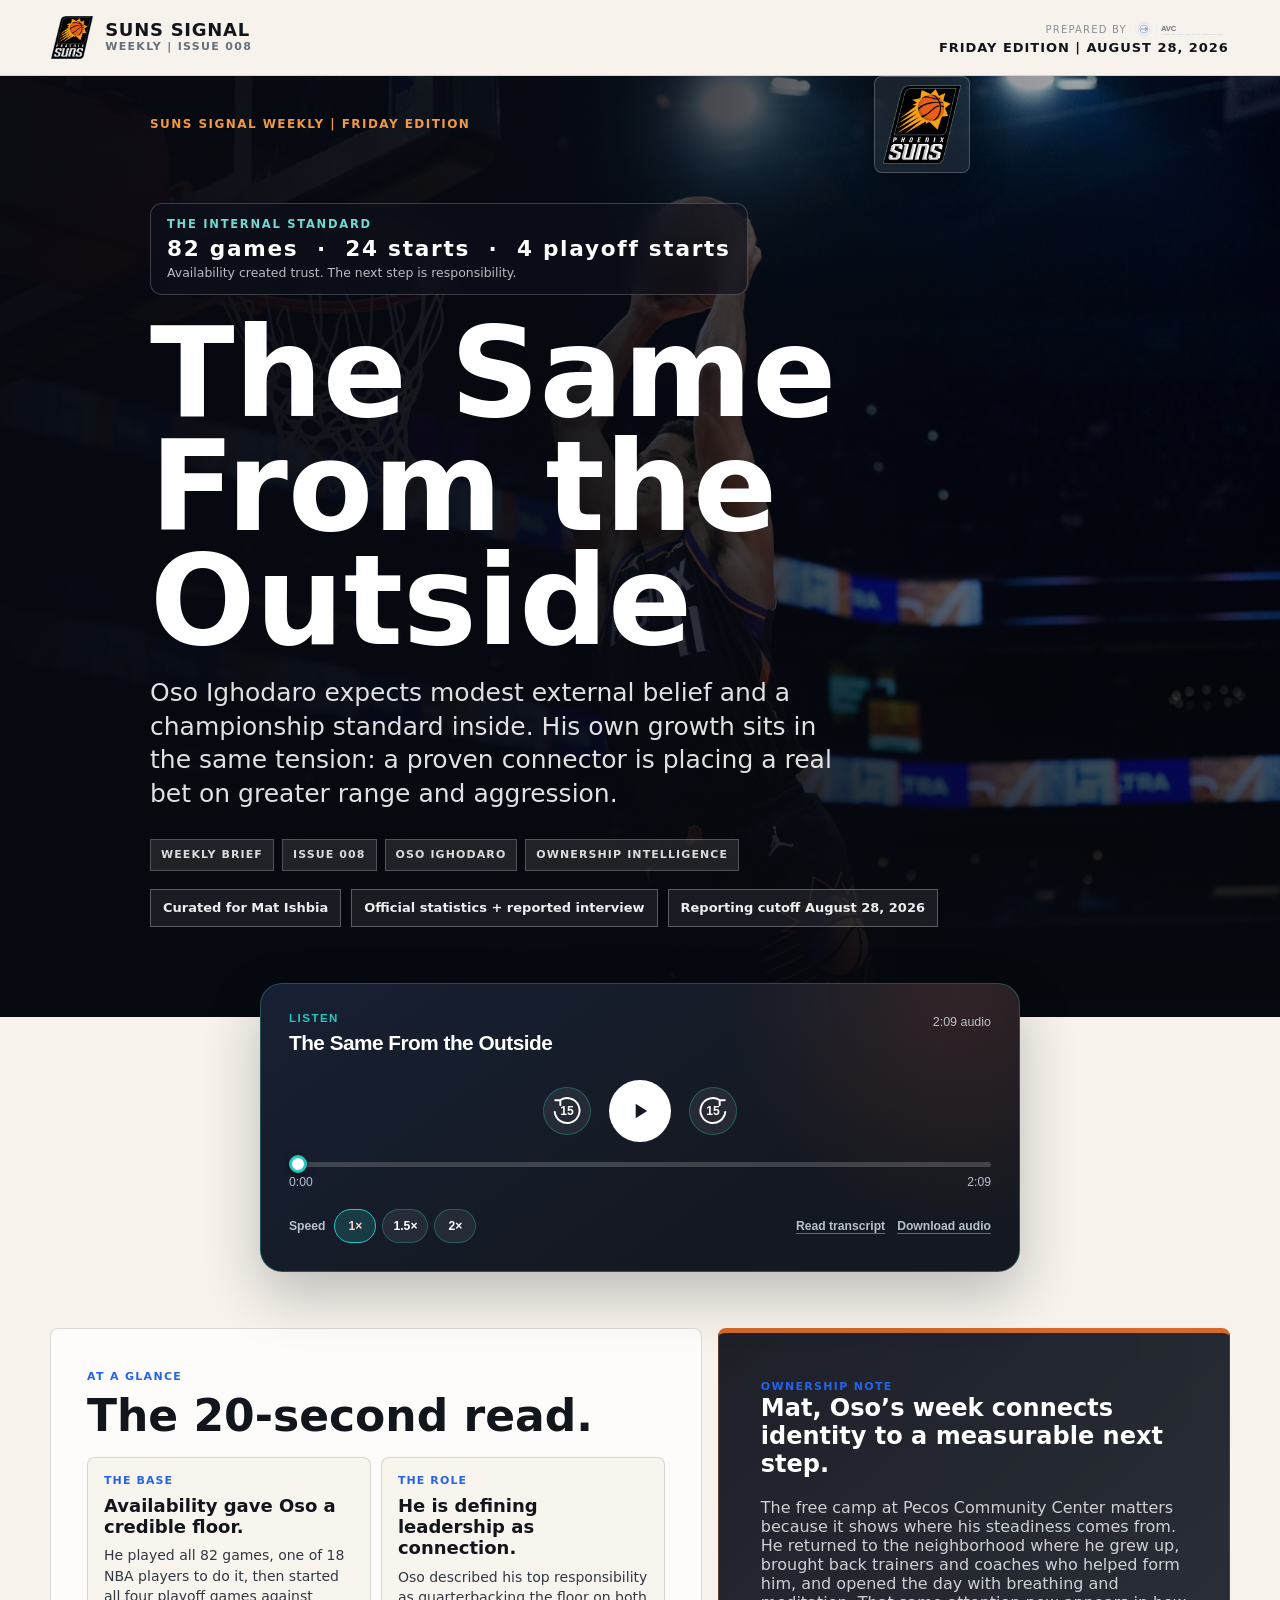
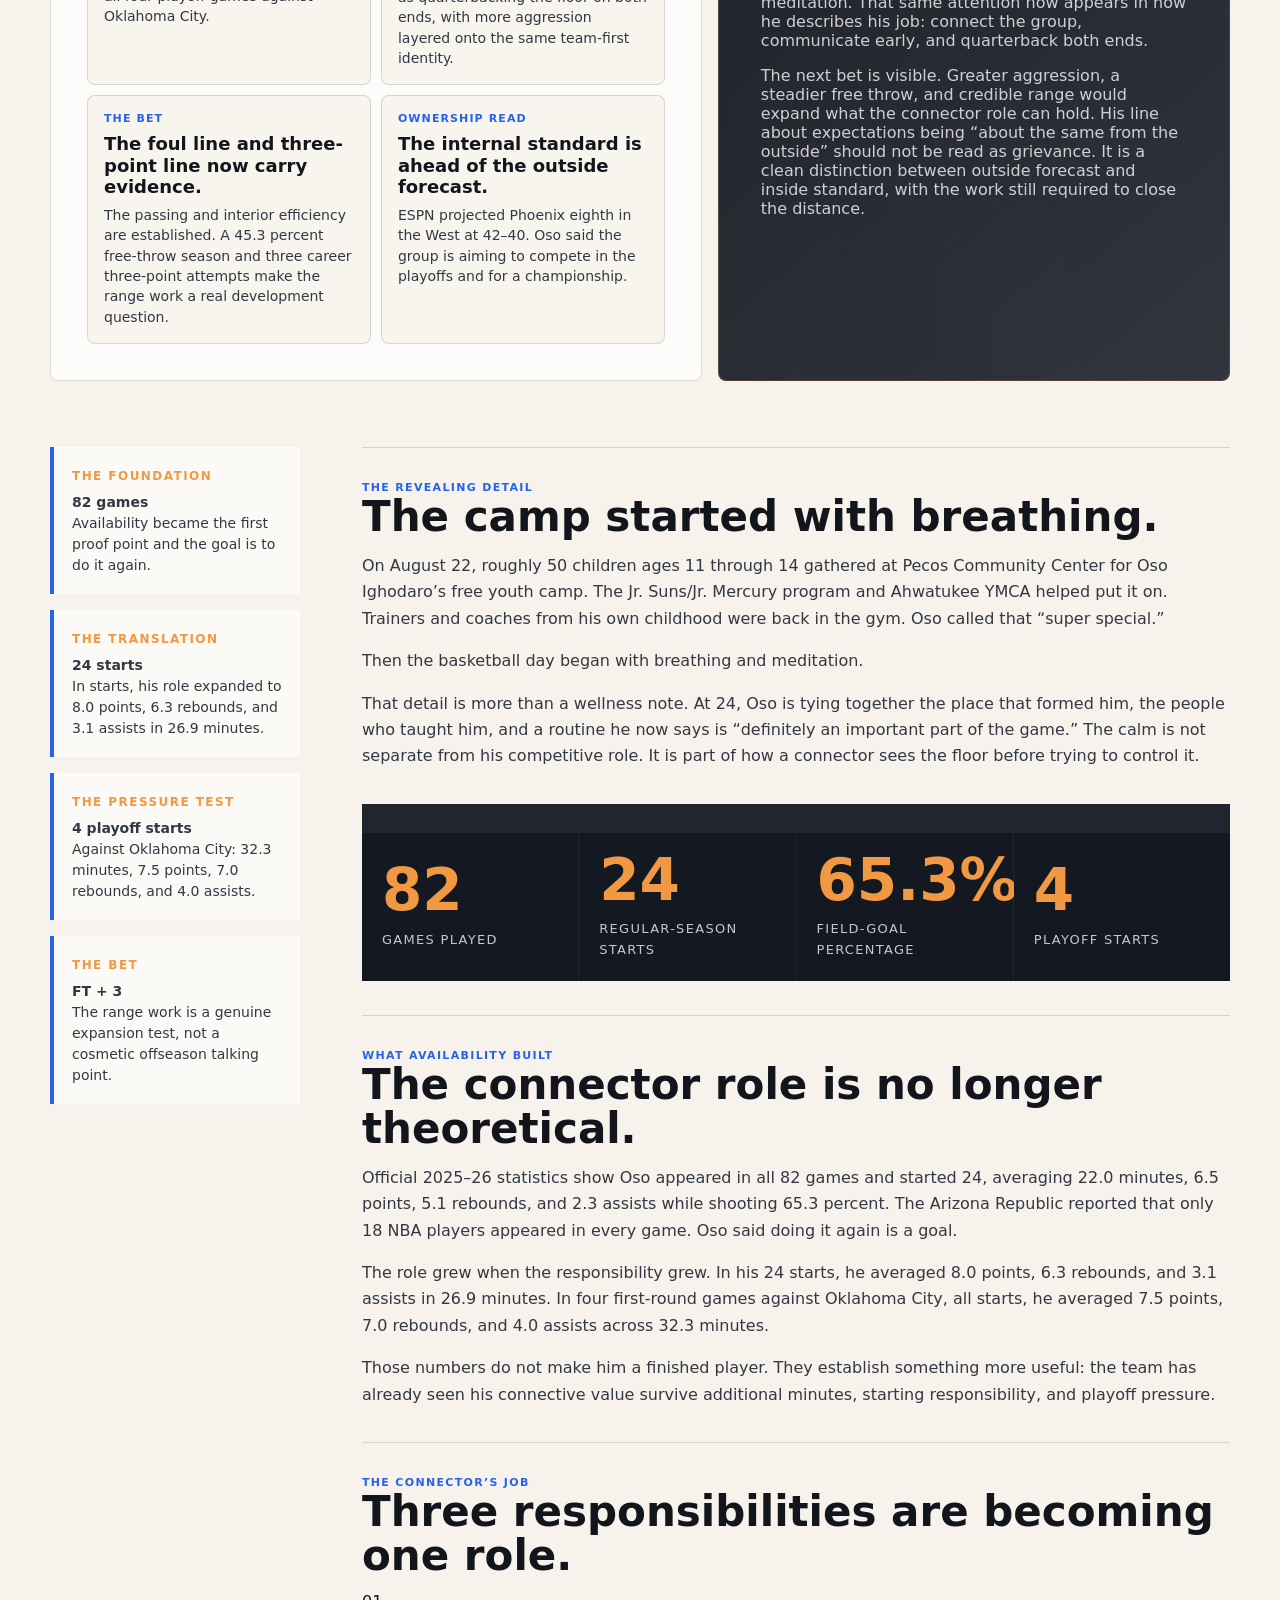
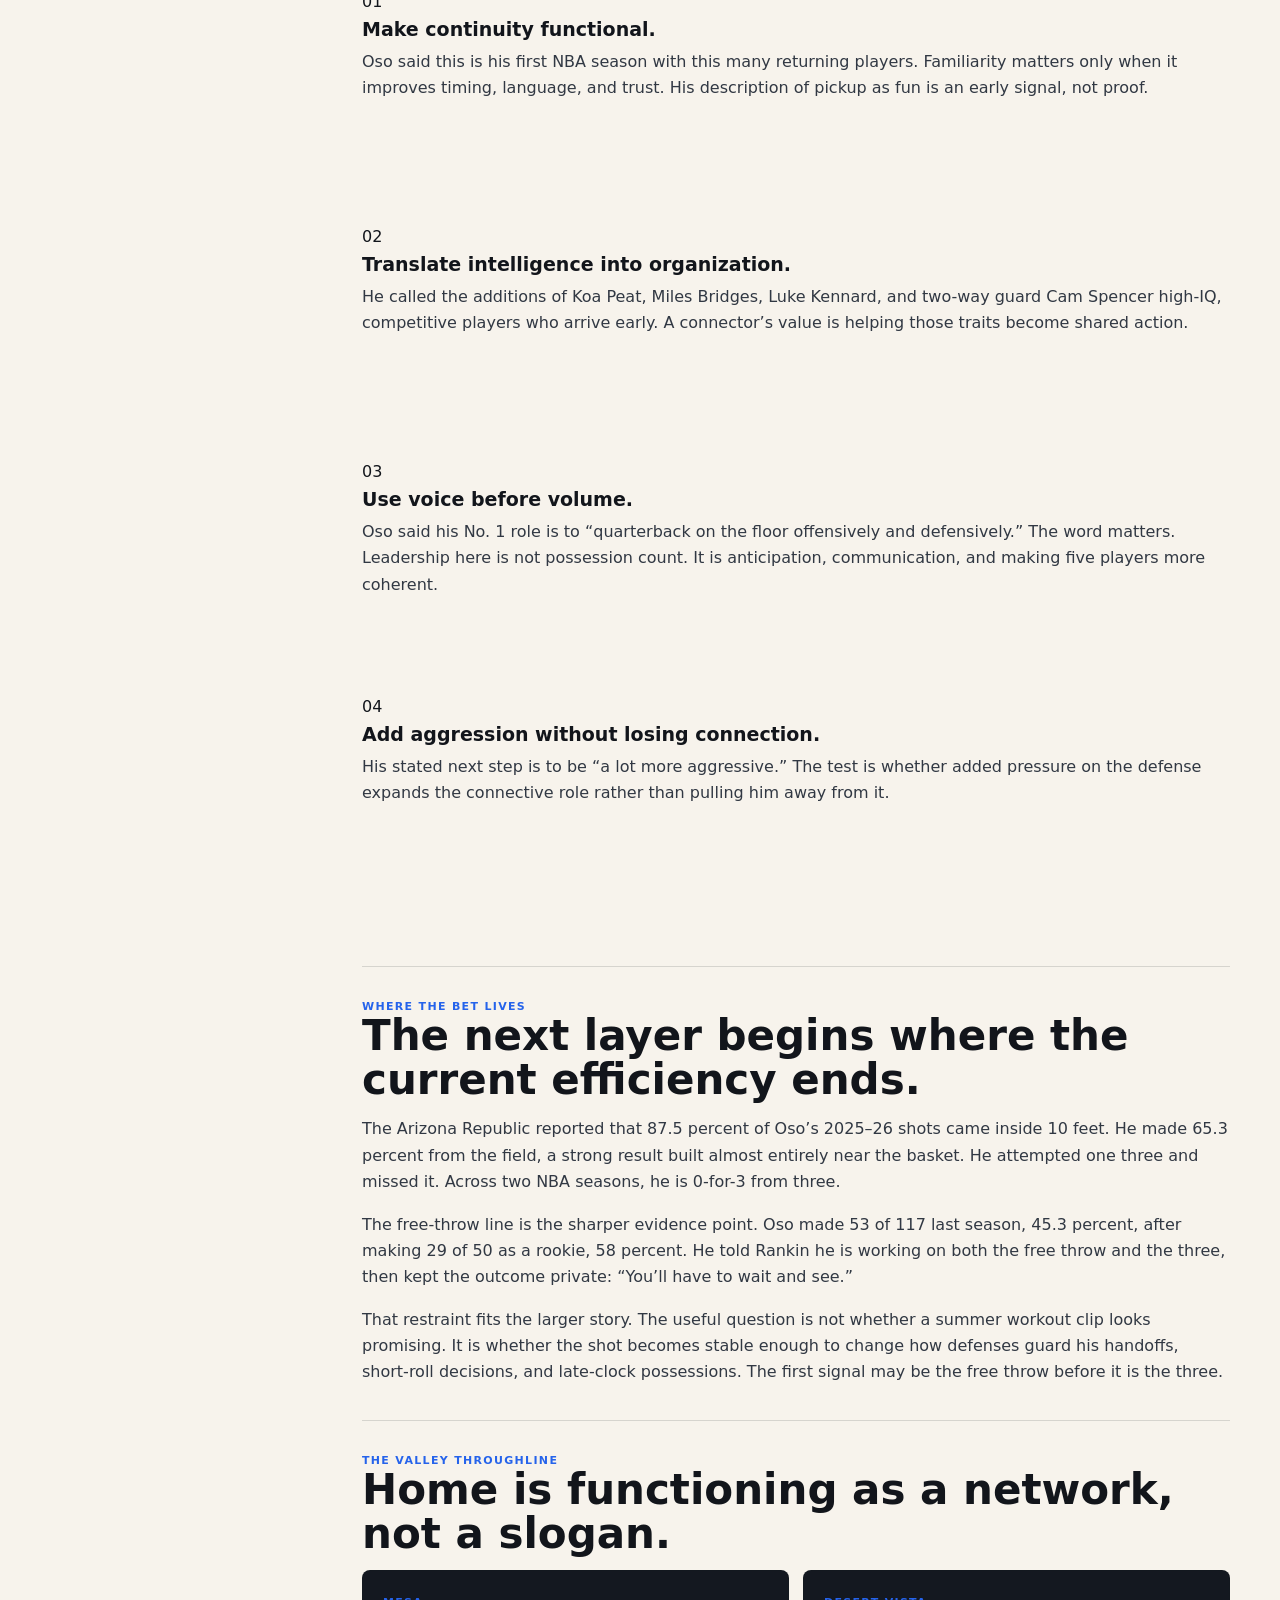
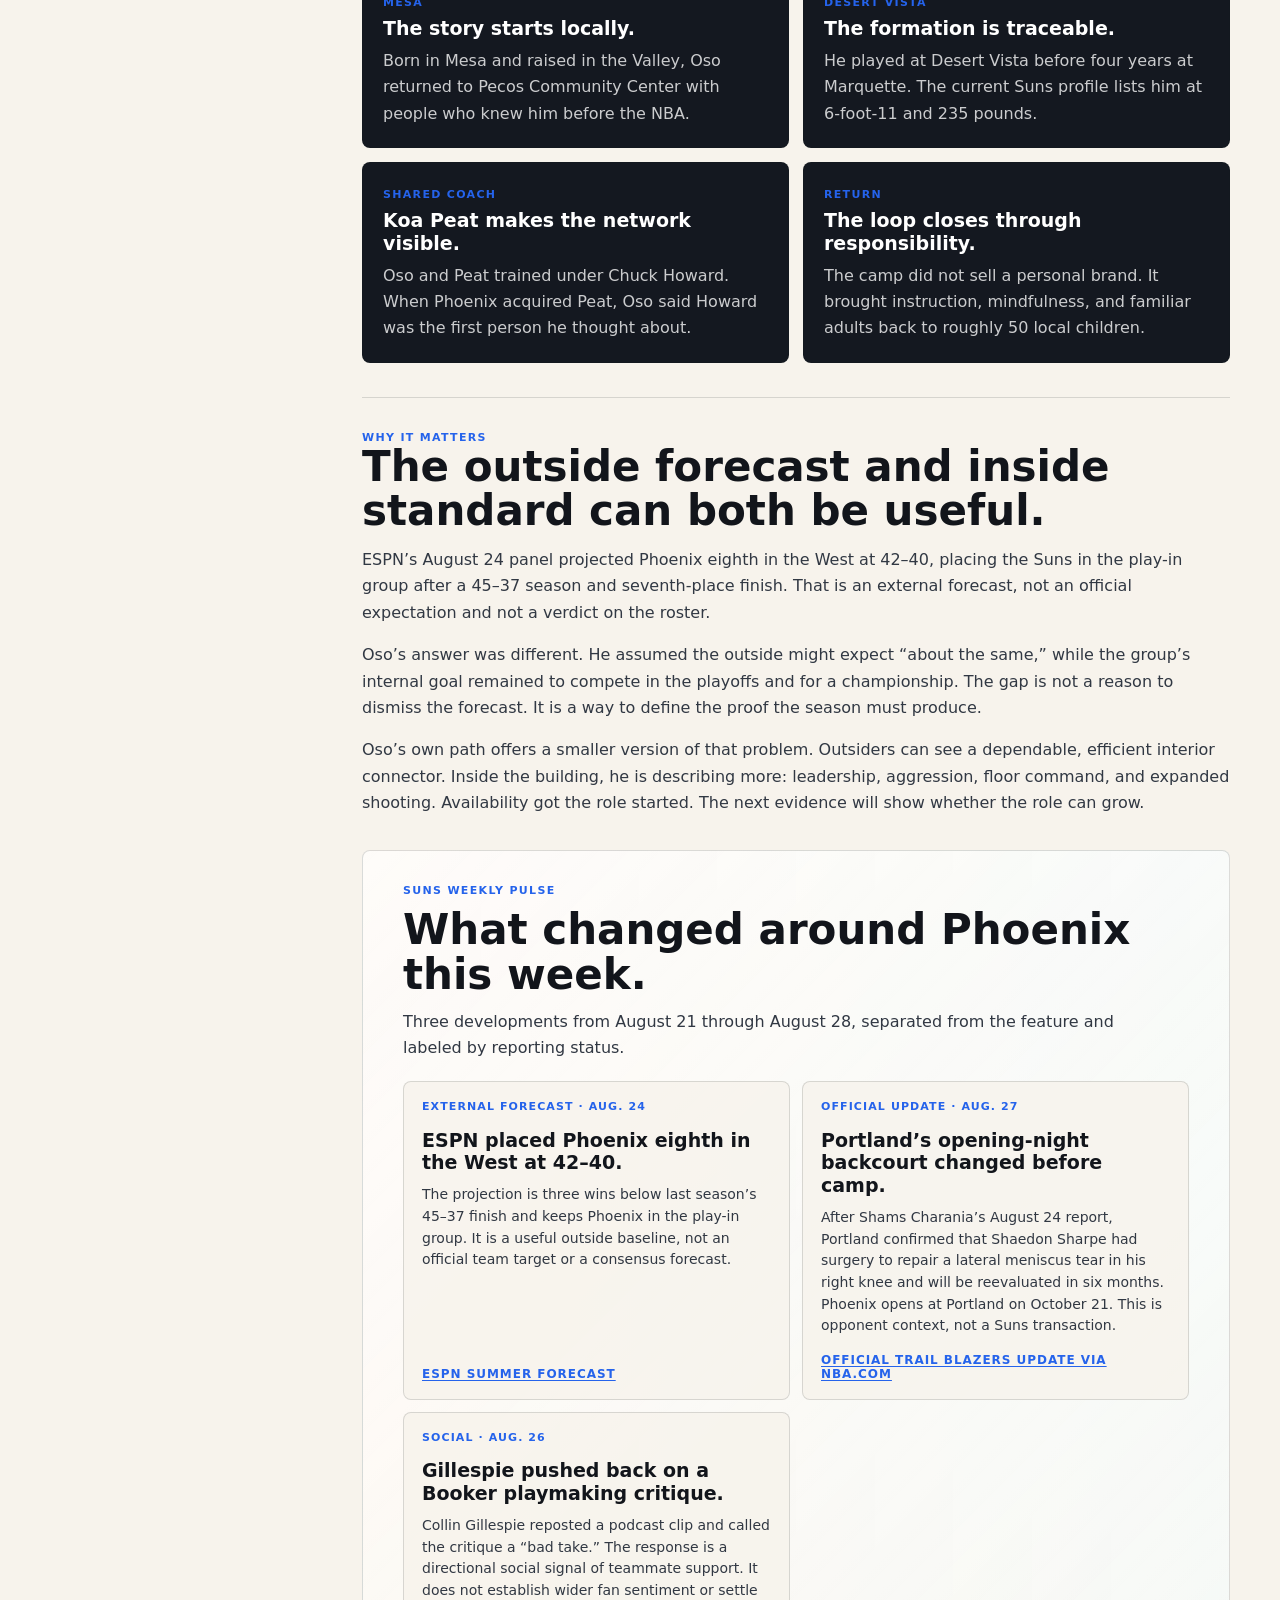
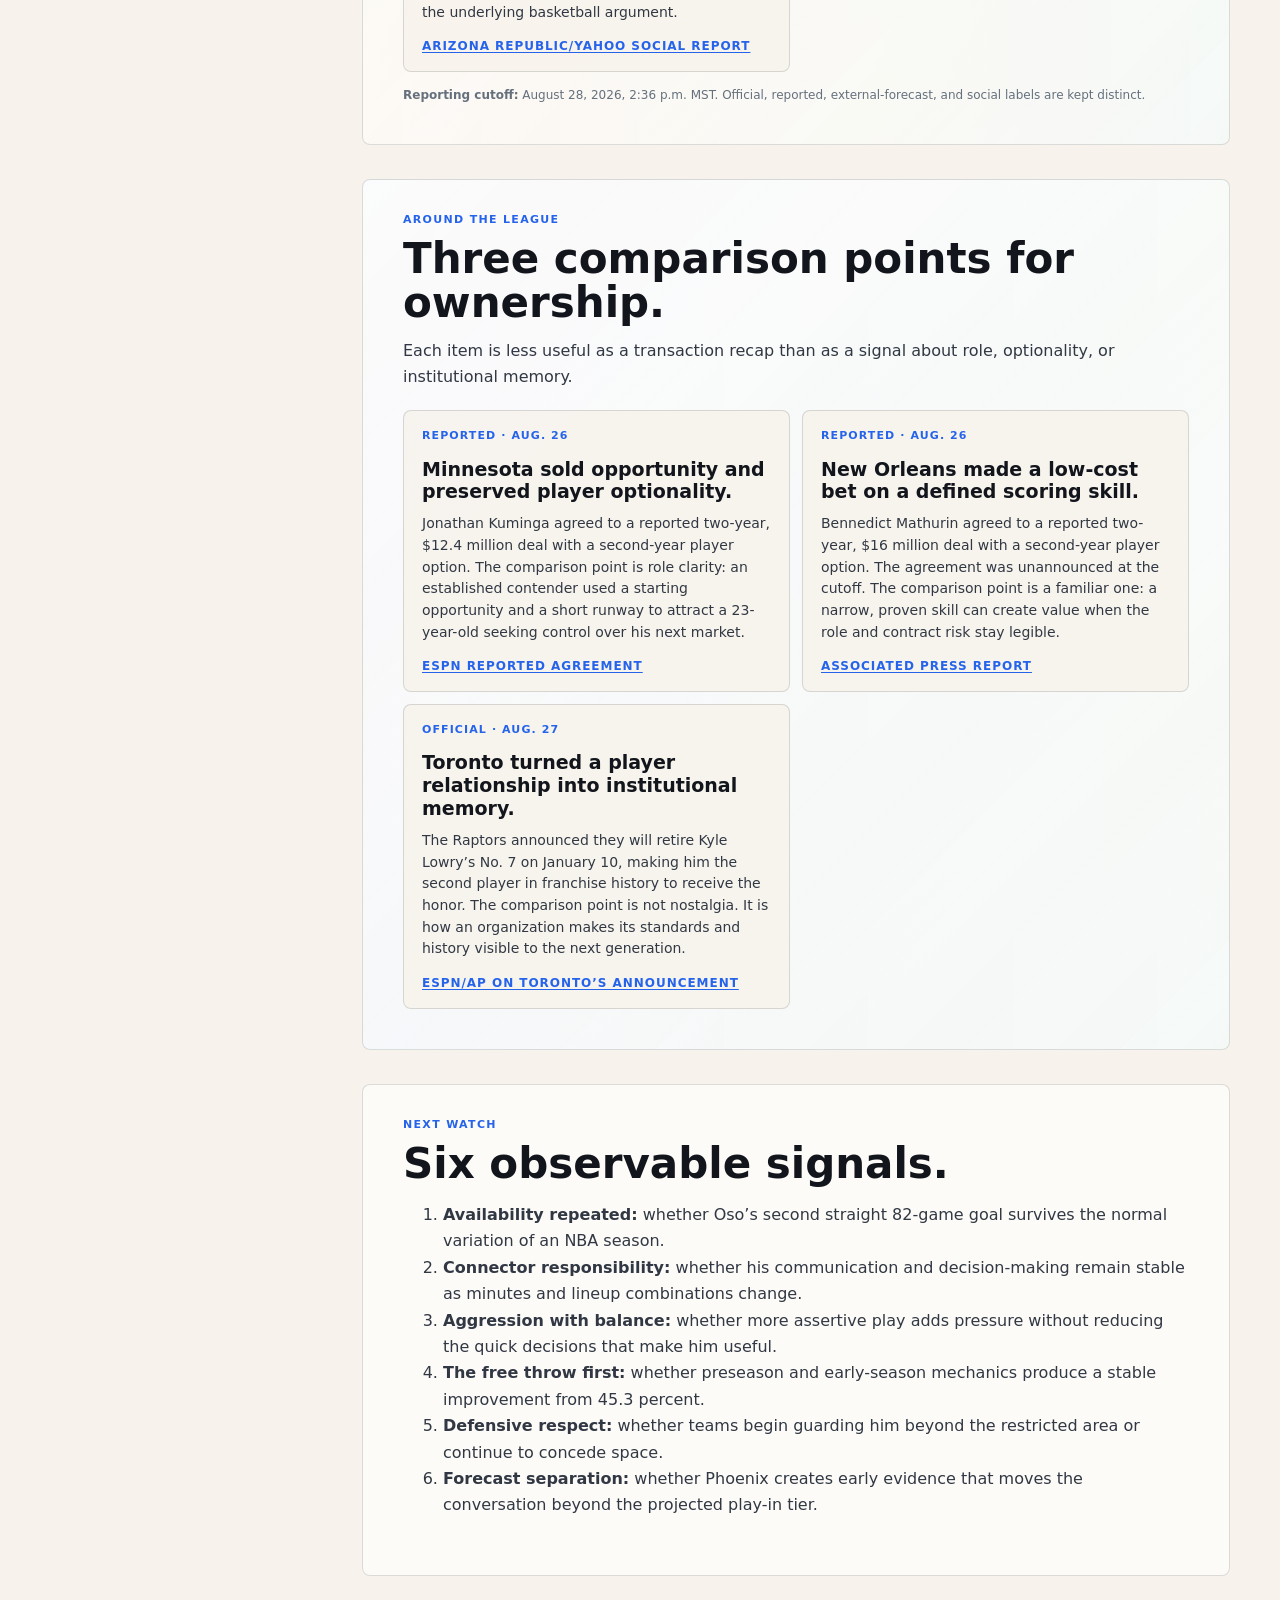
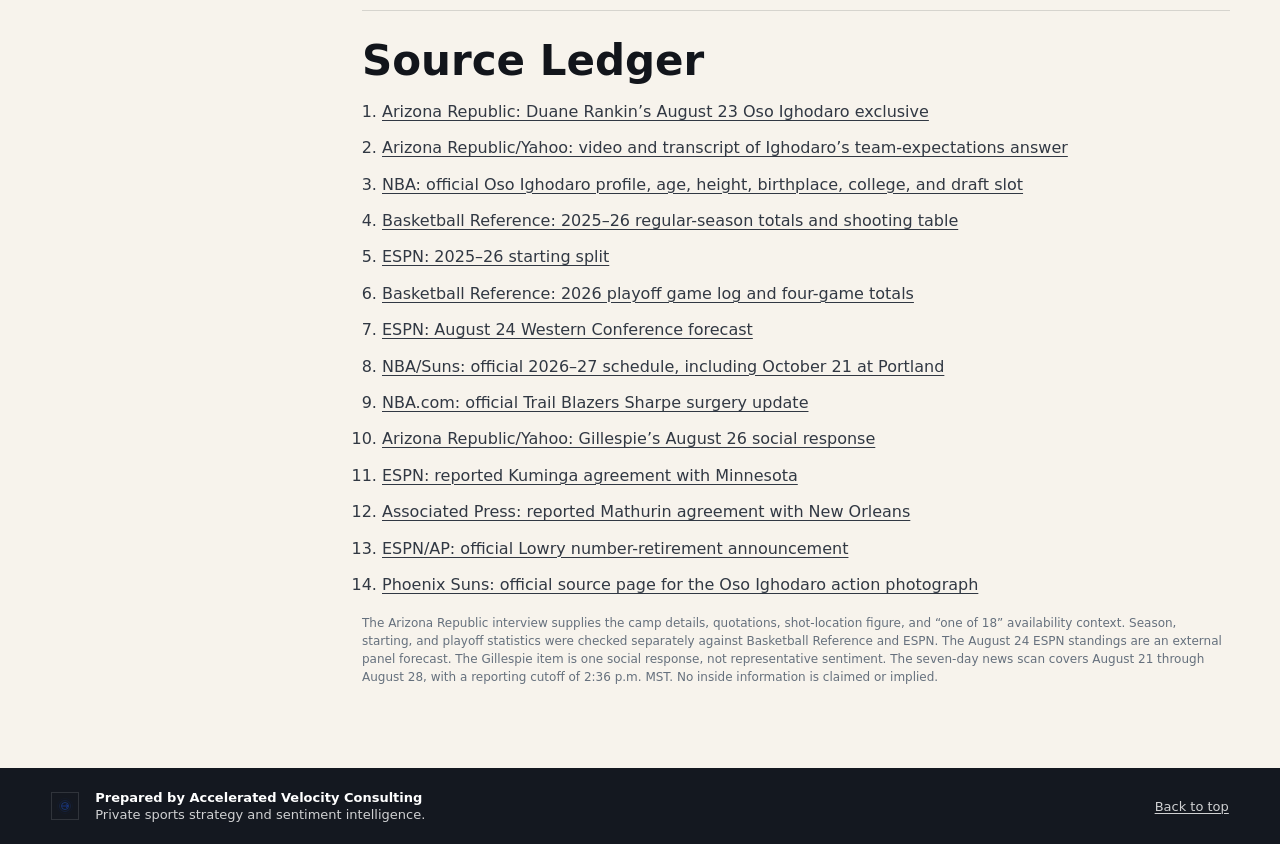
<file: issue-008/index.html>
<!doctype html>
<html lang="en">
<head>
  <meta charset="utf-8">
  <meta name="viewport" content="width=device-width, initial-scale=1">
  <title>Suns Signal 008 | The Same From the Outside</title>
  <meta name="description" content="Oso Ighodaro sees the same outside expectations and a larger internal standard. His next step connects availability, voice, and a real shooting bet.">
  <meta name="robots" content="noindex,nofollow,noarchive">
  <link rel="canonical" href="https://meltckr.github.io/suns-signal-005-permission-to-run/issue-008/">
  <meta property="og:type" content="article">
  <meta property="og:site_name" content="Suns Signal">
  <meta property="article:published_time" content="2026-08-28T14:36:57-07:00">
  <meta property="article:modified_time" content="2026-08-28T14:36:57-07:00">
  <meta property="og:title" content="Suns Signal 008 | The Same From the Outside">
  <meta property="og:description" content="Oso Ighodaro sees the same outside expectations and a larger internal standard. His next step connects availability, voice, and a real shooting bet.">
  <meta property="og:url" content="https://meltckr.github.io/suns-signal-005-permission-to-run/issue-008/">
  <meta property="og:image" content="https://meltckr.github.io/suns-signal-005-permission-to-run/issue-008/assets/og-suns-signal-008-same-from-outside-2026-08-28-v1.png">
  <meta property="og:image:secure_url" content="https://meltckr.github.io/suns-signal-005-permission-to-run/issue-008/assets/og-suns-signal-008-same-from-outside-2026-08-28-v1.png">
  <meta property="og:image:type" content="image/png">
  <meta property="og:image:width" content="1200">
  <meta property="og:image:height" content="630">
  <meta property="og:image:alt" content="Suns Signal Weekly Issue 008 share card featuring Oso Ighodaro above the title The Same From the Outside.">
  <meta name="twitter:card" content="summary_large_image">
  <meta name="twitter:title" content="Suns Signal 008 | The Same From the Outside">
  <meta name="twitter:description" content="Oso Ighodaro sees the same outside expectations and a larger internal standard. His next step connects availability, voice, and a real shooting bet.">
  <meta name="twitter:image" content="https://meltckr.github.io/suns-signal-005-permission-to-run/issue-008/assets/og-suns-signal-008-same-from-outside-2026-08-28-v1.png">
  <meta name="twitter:image:alt" content="Suns Signal Weekly Issue 008 share card featuring Oso Ighodaro above the title The Same From the Outside.">
  <script type="application/ld+json">{"@context":"https://schema.org","@type":"Article","headline":"The Same From the Outside","datePublished":"2026-08-28T14:36:57-07:00","dateModified":"2026-08-28T14:36:57-07:00","author":{"@type":"Organization","name":"Accelerated Velocity Consulting"},"publisher":{"@type":"Organization","name":"Accelerated Velocity Consulting"},"image":["https://meltckr.github.io/suns-signal-005-permission-to-run/issue-008/assets/og-suns-signal-008-same-from-outside-2026-08-28-v1.png"],"mainEntityOfPage":"https://meltckr.github.io/suns-signal-005-permission-to-run/issue-008/"}</script>
  <link rel="stylesheet" href="../styles.css?v=20260828-issue008-v1">
  <link rel="stylesheet" href="styles.css?v=20260828-issue008-v1">
  <script type="module" src="../assets/mel-audio-player/mel-audio-player.js"></script>
</head>
<body>
<header class="site-header">
  <a class="series-brand" href="#top" aria-label="Suns Signal">
    <img src="../assets/teams/suns/phoenix-suns-logo.png" alt="Phoenix Suns logo">
    <span><strong>Suns Signal</strong><em>Weekly | Issue 008</em></span>
  </a>
  <div class="edition">
    <span class="avc-provenance">Prepared by <img src="../assets/brand/logos/AVC-logo-horizontal-light.svg" alt="Accelerated Velocity Consulting"></span>
    <strong>Friday Edition | August 28, 2026</strong>
  </div>
</header>

<main id="top">
  <section class="hero issue-eight-hero">
    <img class="hero-art" src="assets/oso-ighodaro-high-flying-dunk-official.jpg" alt="Oso Ighodaro rises for a two-handed dunk in a Phoenix Suns uniform">
    <div class="hero-overlay"></div>
    <div class="hero-copy">
      <div class="series-row">
        <p class="kicker">Suns Signal Weekly | Friday Edition</p>
        <img class="suns-context-logo" src="../assets/teams/suns/phoenix-suns-logo.png" alt="Phoenix Suns logo">
      </div>
      <div class="grade-callout" aria-label="Oso Ighodaro development frame">
        <span>The Internal Standard</span>
        <strong>82 games &nbsp;·&nbsp; 24 starts &nbsp;·&nbsp; 4 playoff starts</strong>
        <em>Availability created trust. The next step is responsibility.</em>
      </div>
      <h1>The Same From the Outside</h1>
      <p class="dek">Oso Ighodaro expects modest external belief and a championship standard inside. His own growth sits in the same tension: a proven connector is placing a real bet on greater range and aggression.</p>
      <div class="issue-system" aria-label="Issue identity">
        <span>Weekly brief</span><span>Issue 008</span><span>Oso Ighodaro</span><span>Ownership intelligence</span>
      </div>
      <div class="hero-meta" aria-label="Report facts">
        <span>Curated for Mat Ishbia</span><span>Official statistics + reported interview</span><span>Reporting cutoff August 28, 2026</span>
      </div>
    </div>
  </section>

  <div class="signal-audio">
    <mel-audio-player
      src="audio/suns-signal-008-the-same-from-the-outside-mel-avc-v2.mp3"
      title="The Same From the Outside"
      eyebrow="Listen"
      transcript="content/audio-brief-transcript.txt"
      download
    ></mel-audio-player>
  </div>

  <section class="top-brief" aria-label="Suns Signal first read">
    <div class="glance-panel">
      <span class="source-tag">At A Glance</span>
      <h2>The 20-second read.</h2>
      <div class="glance-grid">
        <article><span>The Base</span><strong>Availability gave Oso a credible floor.</strong><p>He played all 82 games, one of 18 NBA players to do it, then started all four playoff games against Oklahoma City.</p></article>
        <article><span>The Role</span><strong>He is defining leadership as connection.</strong><p>Oso described his top responsibility as quarterbacking the floor on both ends, with more aggression layered onto the same team-first identity.</p></article>
        <article><span>The Bet</span><strong>The foul line and three-point line now carry evidence.</strong><p>The passing and interior efficiency are established. A 45.3 percent free-throw season and three career three-point attempts make the range work a real development question.</p></article>
        <article><span>Ownership Read</span><strong>The internal standard is ahead of the outside forecast.</strong><p>ESPN projected Phoenix eighth in the West at 42–40. Oso said the group is aiming to compete in the playoffs and for a championship.</p></article>
      </div>
    </div>
    <div class="ownership-note">
      <span class="source-tag">Ownership Note</span>
      <h2>Mat, Oso’s week connects identity to a measurable next step.</h2>
      <p>The free camp at Pecos Community Center matters because it shows where his steadiness comes from. He returned to the neighborhood where he grew up, brought back trainers and coaches who helped form him, and opened the day with breathing and meditation. That same attention now appears in how he describes his job: connect the group, communicate early, and quarterback both ends.</p>
      <p>The next bet is visible. Greater aggression, a steadier free throw, and credible range would expand what the connector role can hold. His line about expectations being “about the same from the outside” should not be read as grievance. It is a clean distinction between outside forecast and inside standard, with the work still required to close the distance.</p>
    </div>
  </section>

  <section class="newsletter-body">
    <aside class="left-rail">
      <div class="rail-block"><span class="label">The Foundation</span><p><strong>82 games</strong><br>Availability became the first proof point and the goal is to do it again.</p></div>
      <div class="rail-block"><span class="label">The Translation</span><p><strong>24 starts</strong><br>In starts, his role expanded to 8.0 points, 6.3 rebounds, and 3.1 assists in 26.9 minutes.</p></div>
      <div class="rail-block"><span class="label">The Pressure Test</span><p><strong>4 playoff starts</strong><br>Against Oklahoma City: 32.3 minutes, 7.5 points, 7.0 rebounds, and 4.0 assists.</p></div>
      <div class="rail-block"><span class="label">The Bet</span><p><strong>FT + 3</strong><br>The range work is a genuine expansion test, not a cosmetic offseason talking point.</p></div>
    </aside>

    <article class="story">
      <section>
        <span class="source-tag">The Revealing Detail</span>
        <h2>The camp started with breathing.</h2>
        <p>On August 22, roughly 50 children ages 11 through 14 gathered at Pecos Community Center for Oso Ighodaro’s free youth camp. The Jr. Suns/Jr. Mercury program and Ahwatukee YMCA helped put it on. Trainers and coaches from his own childhood were back in the gym. Oso called that “super special.”</p>
        <p>Then the basketball day began with breathing and meditation.</p>
        <p>That detail is more than a wellness note. At 24, Oso is tying together the place that formed him, the people who taught him, and a routine he now says is “definitely an important part of the game.” The calm is not separate from his competitive role. It is part of how a connector sees the floor before trying to control it.</p>
      </section>

      <section class="data-strip" aria-label="Oso Ighodaro 2025-26 official regular-season evidence">
        <div><span>82</span><p>Games played</p></div>
        <div><span>24</span><p>Regular-season starts</p></div>
        <div><span>65.3%</span><p>Field-goal percentage</p></div>
        <div><span>4</span><p>Playoff starts</p></div>
      </section>

      <section>
        <span class="source-tag">What Availability Built</span>
        <h2>The connector role is no longer theoretical.</h2>
        <p>Official 2025–26 statistics show Oso appeared in all 82 games and started 24, averaging 22.0 minutes, 6.5 points, 5.1 rebounds, and 2.3 assists while shooting 65.3 percent. The Arizona Republic reported that only 18 NBA players appeared in every game. Oso said doing it again is a goal.</p>
        <p>The role grew when the responsibility grew. In his 24 starts, he averaged 8.0 points, 6.3 rebounds, and 3.1 assists in 26.9 minutes. In four first-round games against Oklahoma City, all starts, he averaged 7.5 points, 7.0 rebounds, and 4.0 assists across 32.3 minutes.</p>
        <p>Those numbers do not make him a finished player. They establish something more useful: the team has already seen his connective value survive additional minutes, starting responsibility, and playoff pressure.</p>
      </section>

      <section class="scoreboard-section reception-ledger">
        <span class="source-tag">The Connector’s Job</span>
        <h2>Three responsibilities are becoming one role.</h2>
        <div class="scoreboard-grid">
          <article>
            <span>01</span><h3>Make continuity functional.</h3>
            <p>Oso said this is his first NBA season with this many returning players. Familiarity matters only when it improves timing, language, and trust. His description of pickup as fun is an early signal, not proof.</p>
          </article>
          <article>
            <span>02</span><h3>Translate intelligence into organization.</h3>
            <p>He called the additions of Koa Peat, Miles Bridges, Luke Kennard, and two-way guard Cam Spencer high-IQ, competitive players who arrive early. A connector’s value is helping those traits become shared action.</p>
          </article>
          <article>
            <span>03</span><h3>Use voice before volume.</h3>
            <p>Oso said his No. 1 role is to “quarterback on the floor offensively and defensively.” The word matters. Leadership here is not possession count. It is anticipation, communication, and making five players more coherent.</p>
          </article>
          <article>
            <span>04</span><h3>Add aggression without losing connection.</h3>
            <p>His stated next step is to be “a lot more aggressive.” The test is whether added pressure on the defense expands the connective role rather than pulling him away from it.</p>
          </article>
        </div>
      </section>

      <section>
        <span class="source-tag">Where The Bet Lives</span>
        <h2>The next layer begins where the current efficiency ends.</h2>
        <p>The Arizona Republic reported that 87.5 percent of Oso’s 2025–26 shots came inside 10 feet. He made 65.3 percent from the field, a strong result built almost entirely near the basket. He attempted one three and missed it. Across two NBA seasons, he is 0-for-3 from three.</p>
        <p>The free-throw line is the sharper evidence point. Oso made 53 of 117 last season, 45.3 percent, after making 29 of 50 as a rookie, 58 percent. He told Rankin he is working on both the free throw and the three, then kept the outcome private: “You’ll have to wait and see.”</p>
        <p>That restraint fits the larger story. The useful question is not whether a summer workout clip looks promising. It is whether the shot becomes stable enough to change how defenses guard his handoffs, short-roll decisions, and late-clock possessions. The first signal may be the free throw before it is the three.</p>
      </section>

      <section class="capture-section">
        <span class="source-tag">The Valley Throughline</span>
        <h2>Home is functioning as a network, not a slogan.</h2>
        <div class="capture-grid">
          <article><span class="source-tag">Mesa</span><h3>The story starts locally.</h3><p>Born in Mesa and raised in the Valley, Oso returned to Pecos Community Center with people who knew him before the NBA.</p></article>
          <article><span class="source-tag">Desert Vista</span><h3>The formation is traceable.</h3><p>He played at Desert Vista before four years at Marquette. The current Suns profile lists him at 6-foot-11 and 235 pounds.</p></article>
          <article><span class="source-tag">Shared Coach</span><h3>Koa Peat makes the network visible.</h3><p>Oso and Peat trained under Chuck Howard. When Phoenix acquired Peat, Oso said Howard was the first person he thought about.</p></article>
          <article><span class="source-tag">Return</span><h3>The loop closes through responsibility.</h3><p>The camp did not sell a personal brand. It brought instruction, mindfulness, and familiar adults back to roughly 50 local children.</p></article>
        </div>
      </section>

      <section>
        <span class="source-tag">Why It Matters</span>
        <h2>The outside forecast and inside standard can both be useful.</h2>
        <p>ESPN’s August 24 panel projected Phoenix eighth in the West at 42–40, placing the Suns in the play-in group after a 45–37 season and seventh-place finish. That is an external forecast, not an official expectation and not a verdict on the roster.</p>
        <p>Oso’s answer was different. He assumed the outside might expect “about the same,” while the group’s internal goal remained to compete in the playoffs and for a championship. The gap is not a reason to dismiss the forecast. It is a way to define the proof the season must produce.</p>
        <p>Oso’s own path offers a smaller version of that problem. Outsiders can see a dependable, efficient interior connector. Inside the building, he is describing more: leadership, aggression, floor command, and expanded shooting. Availability got the role started. The next evidence will show whether the role can grow.</p>
      </section>

      <section class="league-roundup suns-pulse" data-weekly-service="suns-pulse" data-reporting-window="2026-08-21/2026-08-28">
        <div class="roundup-heading">
          <span class="source-tag">Suns Weekly Pulse</span>
          <h2>What changed around Phoenix this week.</h2>
          <p>Three developments from August 21 through August 28, separated from the feature and labeled by reporting status.</p>
        </div>
        <div class="roundup-grid">
          <article>
            <span><time datetime="2026-08-24">External Forecast · Aug. 24</time></span>
            <h3>ESPN placed Phoenix eighth in the West at 42–40.</h3>
            <p>The projection is three wins below last season’s 45–37 finish and keeps Phoenix in the play-in group. It is a useful outside baseline, not an official team target or a consensus forecast.</p>
            <a href="https://www.espn.com/nba/story/_/id/49641350/nba-predictions-2026-27-forecast-knicks-76ers-heat-thunder-spurs-lakers-east-west-standings">ESPN Summer Forecast</a>
          </article>
          <article>
            <span><time datetime="2026-08-27">Official Update · Aug. 27</time></span>
            <h3>Portland’s opening-night backcourt changed before camp.</h3>
            <p>After Shams Charania’s August 24 report, Portland confirmed that Shaedon Sharpe had surgery to repair a lateral meniscus tear in his right knee and will be reevaluated in six months. Phoenix opens at Portland on October 21. This is opponent context, not a Suns transaction.</p>
            <a href="https://www.nba.com/news/shaedon-sharpe-out-6-months-torn-meniscus">Official Trail Blazers update via NBA.com</a>
          </article>
          <article>
            <span><time datetime="2026-08-26">Social · Aug. 26</time></span>
            <h3>Gillespie pushed back on a Booker playmaking critique.</h3>
            <p>Collin Gillespie reposted a podcast clip and called the critique a “bad take.” The response is a directional social signal of teammate support. It does not establish wider fan sentiment or settle the underlying basketball argument.</p>
            <a href="https://sports.yahoo.com/articles/collin-gillespie-suns-push-back-195550977.html">Arizona Republic/Yahoo social report</a>
          </article>
        </div>
        <p class="count-note"><strong>Reporting cutoff:</strong> August 28, 2026, 2:36 p.m. MST. Official, reported, external-forecast, and social labels are kept distinct.</p>
      </section>

      <section class="league-roundup" data-weekly-service="league-scan" data-reporting-window="2026-08-21/2026-08-28">
        <div class="roundup-heading">
          <span class="source-tag">Around The League</span>
          <h2>Three comparison points for ownership.</h2>
          <p>Each item is less useful as a transaction recap than as a signal about role, optionality, or institutional memory.</p>
        </div>
        <div class="roundup-grid">
          <article>
            <span><time datetime="2026-08-26">Reported · Aug. 26</time></span>
            <h3>Minnesota sold opportunity and preserved player optionality.</h3>
            <p>Jonathan Kuminga agreed to a reported two-year, $12.4 million deal with a second-year player option. The comparison point is role clarity: an established contender used a starting opportunity and a short runway to attract a 23-year-old seeking control over his next market.</p>
            <a href="https://www.espn.com/nba/story/_/id/49736014/jonathan-kuminga-reaches-2-year-deal-minnesota-timberwolves">ESPN reported agreement</a>
          </article>
          <article>
            <span><time datetime="2026-08-26">Reported · Aug. 26</time></span>
            <h3>New Orleans made a low-cost bet on a defined scoring skill.</h3>
            <p>Bennedict Mathurin agreed to a reported two-year, $16 million deal with a second-year player option. The agreement was unannounced at the cutoff. The comparison point is a familiar one: a narrow, proven skill can create value when the role and contract risk stay legible.</p>
            <a href="https://www.washingtonpost.com/sports/nba/2026/08/26/pelicans-bennedict-mathurin/7fe4811a-a184-11f1-8606-1d40ad00172e_story.html">Associated Press report</a>
          </article>
          <article>
            <span><time datetime="2026-08-27">Official · Aug. 27</time></span>
            <h3>Toronto turned a player relationship into institutional memory.</h3>
            <p>The Raptors announced they will retire Kyle Lowry’s No. 7 on January 10, making him the second player in franchise history to receive the honor. The comparison point is not nostalgia. It is how an organization makes its standards and history visible to the next generation.</p>
            <a href="https://www.espn.com/nba/story/_/id/49743440/raptors-making-kyle-lowry-7-their-second-retired-number">ESPN/AP on Toronto’s announcement</a>
          </article>
        </div>
      </section>

      <section class="watch-list">
        <span class="source-tag">Next Watch</span>
        <h2>Six observable signals.</h2>
        <ol>
          <li><strong>Availability repeated:</strong> whether Oso’s second straight 82-game goal survives the normal variation of an NBA season.</li>
          <li><strong>Connector responsibility:</strong> whether his communication and decision-making remain stable as minutes and lineup combinations change.</li>
          <li><strong>Aggression with balance:</strong> whether more assertive play adds pressure without reducing the quick decisions that make him useful.</li>
          <li><strong>The free throw first:</strong> whether preseason and early-season mechanics produce a stable improvement from 45.3 percent.</li>
          <li><strong>Defensive respect:</strong> whether teams begin guarding him beyond the restricted area or continue to concede space.</li>
          <li><strong>Forecast separation:</strong> whether Phoenix creates early evidence that moves the conversation beyond the projected play-in tier.</li>
        </ol>
      </section>

      <section class="source-ledger">
        <h2>Source Ledger</h2>
        <ol>
          <li><a href="https://www.azcentral.com/story/sports/nba/suns/2026/08/23/phoenix-suns-oso-ighodaro-nba-playoffs-finals-expectations/91432883007/">Arizona Republic: Duane Rankin’s August 23 Oso Ighodaro exclusive</a></li>
          <li><a href="https://sports.yahoo.com/videos/oso-ighodaro-believes-2026-27-190154731.html">Arizona Republic/Yahoo: video and transcript of Ighodaro’s team-expectations answer</a></li>
          <li><a href="https://www.nba.com/player/1642345/oso-ighodaro/bio">NBA: official Oso Ighodaro profile, age, height, birthplace, college, and draft slot</a></li>
          <li><a href="https://www.basketball-reference.com/players/i/ighodos01.html">Basketball Reference: 2025–26 regular-season totals and shooting table</a></li>
          <li><a href="https://www.espn.com/nba/player/splits/_/id/4601023/oso-ighodaro">ESPN: 2025–26 starting split</a></li>
          <li><a href="https://www.basketball-reference.com/players/i/ighodos01/gamelog-playoffs/">Basketball Reference: 2026 playoff game log and four-game totals</a></li>
          <li><a href="https://www.espn.com/nba/story/_/id/49641350/nba-predictions-2026-27-forecast-knicks-76ers-heat-thunder-spurs-lakers-east-west-standings">ESPN: August 24 Western Conference forecast</a></li>
          <li><a href="https://www.nba.com/suns/schedule">NBA/Suns: official 2026–27 schedule, including October 21 at Portland</a></li>
          <li><a href="https://www.nba.com/news/shaedon-sharpe-out-6-months-torn-meniscus">NBA.com: official Trail Blazers Sharpe surgery update</a></li>
          <li><a href="https://sports.yahoo.com/articles/collin-gillespie-suns-push-back-195550977.html">Arizona Republic/Yahoo: Gillespie’s August 26 social response</a></li>
          <li><a href="https://www.espn.com/nba/story/_/id/49736014/jonathan-kuminga-reaches-2-year-deal-minnesota-timberwolves">ESPN: reported Kuminga agreement with Minnesota</a></li>
          <li><a href="https://www.washingtonpost.com/sports/nba/2026/08/26/pelicans-bennedict-mathurin/7fe4811a-a184-11f1-8606-1d40ad00172e_story.html">Associated Press: reported Mathurin agreement with New Orleans</a></li>
          <li><a href="https://www.espn.com/nba/story/_/id/49743440/raptors-making-kyle-lowry-7-their-second-retired-number">ESPN/AP: official Lowry number-retirement announcement</a></li>
          <li><a href="https://www.nba.com/suns/news/oso-ighodaros-rising-impact-in-year-two">Phoenix Suns: official source page for the Oso Ighodaro action photograph</a></li>
        </ol>
        <p class="count-note">The Arizona Republic interview supplies the camp details, quotations, shot-location figure, and “one of 18” availability context. Season, starting, and playoff statistics were checked separately against Basketball Reference and ESPN. The August 24 ESPN standings are an external panel forecast. The Gillespie item is one social response, not representative sentiment. The seven-day news scan covers August 21 through August 28, with a reporting cutoff of 2:36 p.m. MST. No inside information is claimed or implied.</p>
      </section>
    </article>
  </section>
</main>

<footer class="site-footer">
  <img src="../assets/brand/logos/AVC-icon-light.svg" alt="" aria-hidden="true">
  <div><strong>Prepared by Accelerated Velocity Consulting</strong><span>Private sports strategy and sentiment intelligence.</span></div>
  <a href="#top">Back to top</a>
</footer>

</body>
</html>
</file>
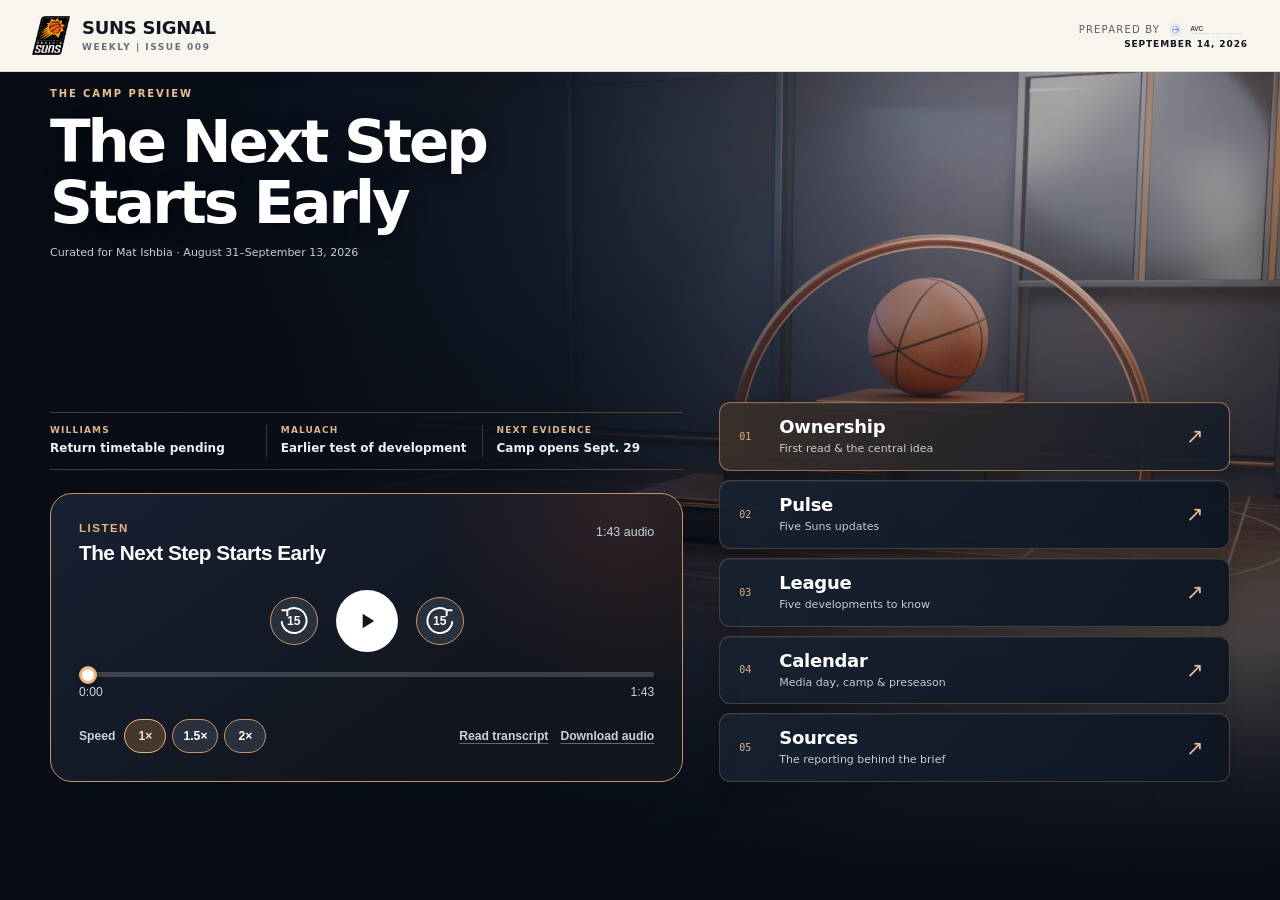
<file: issue-009/index.html>
<!doctype html>
<html lang="en">
<head>
  <meta charset="utf-8">
  <meta name="viewport" content="width=device-width, initial-scale=1">
  <title>Suns Signal 009 | The Next Step Starts Early</title>
  <meta name="description" content="Phoenix's development work carries new urgency. The preparation, public response, and league signals ahead of camp.">
  <meta name="robots" content="noindex,nofollow,noarchive">
  <link rel="canonical" href="https://meltckr.github.io/suns-signal-005-permission-to-run/issue-009/">
  <meta property="og:type" content="article">
  <meta property="og:site_name" content="Suns Signal">
  <meta property="article:published_time" content="2026-09-14T00:00:00-04:00">
  <meta property="article:modified_time" content="2026-09-14T00:00:00-04:00">
  <meta property="og:title" content="Suns Signal 009 | The Next Step Starts Early">
  <meta property="og:description" content="The preparation, public response, and league signals that matter as Phoenix approaches camp.">
  <meta property="og:url" content="https://meltckr.github.io/suns-signal-005-permission-to-run/issue-009/">
  <meta property="og:image" content="https://meltckr.github.io/suns-signal-005-permission-to-run/issue-009/assets/og-suns-signal-009-next-step-v2.png">
  <meta property="og:image:secure_url" content="https://meltckr.github.io/suns-signal-005-permission-to-run/issue-009/assets/og-suns-signal-009-next-step-v2.png">
  <meta property="og:image:type" content="image/png">
  <meta property="og:image:width" content="1200">
  <meta property="og:image:height" content="630">
  <meta property="og:image:alt" content="Suns Signal Weekly 009: The Next Step Starts Early. Khaman Maluach smiling at Summer League. Earlier preparation now carries more weight. Curated for Mat Ishbia.">
  <meta name="twitter:card" content="summary_large_image">
  <meta name="twitter:title" content="Suns Signal 009 | The Next Step Starts Early">
  <meta name="twitter:description" content="The preparation, public response, and league signals that matter as Phoenix approaches camp.">
  <meta name="twitter:image" content="https://meltckr.github.io/suns-signal-005-permission-to-run/issue-009/assets/og-suns-signal-009-next-step-v2.png">
  <meta name="twitter:image:alt" content="The Next Step Starts Early — Suns Signal Weekly 009 featuring Khaman Maluach smiling at Summer League.">
  <script type="application/ld+json">{"@context":"https://schema.org","@type":"Article","headline":"The Next Step Starts Early","datePublished":"2026-09-14T00:00:00-04:00","author":{"@type":"Organization","name":"Accelerated Velocity Consulting"},"publisher":{"@type":"Organization","name":"Accelerated Velocity Consulting"},"image":["https://meltckr.github.io/suns-signal-005-permission-to-run/issue-009/assets/og-suns-signal-009-next-step-v2.png"],"mainEntityOfPage":"https://meltckr.github.io/suns-signal-005-permission-to-run/issue-009/"}</script>
  <link rel="stylesheet" href="../styles.css">
  <link rel="stylesheet" href="styles.css?v=009-v1">
  <link rel="stylesheet" href="depth.css?v=009-depth-v2">
  <link rel="stylesheet" href="premium.css?v=009-premium-v1">
  <link rel="stylesheet" href="hub.css?v=009-hub-v2">
  <link rel="stylesheet" href="calendar.css?v=009-calendar-v1">
  <script type="module" src="hub.js?v=009-hub-v1"></script>
  <script type="module" src="../assets/mel-audio-player/mel-audio-player.js"></script>
</head>
<body>
<header class="site-header">
  <a class="series-brand" href="#hub" aria-label="Suns Signal home"><img src="../assets/teams/suns/phoenix-suns-logo.png" alt="Phoenix Suns logo"><span><strong>Suns Signal</strong><em>Weekly | Issue 009</em></span></a>
  <div class="edition"><span class="avc-provenance">Prepared by <img src="../assets/brand/logos/AVC-logo-horizontal-light.svg" alt="Accelerated Velocity Consulting"></span><strong>September 14, 2026</strong></div>
  <nav class="section-toolbar" aria-label="Section navigation" hidden><span class="current-section">Ownership</span><a href="#hub" data-listen-link>Listen</a><a href="#hub" class="home-link">← Home</a></nav>
</header>
<main id="top">
  <section id="hub" class="hero issue-nine-hero command-deck" aria-label="Issue 009 command deck">
    <picture class="hero-picture">
      <source media="(max-width:760px)" srcset="assets/signal-room-v4-mobile.webp" width="900" height="1100">
      <img class="hero-art" src="assets/signal-room-v4-desktop.webp" width="1920" height="1200" fetchpriority="high" alt="Original 3D illustration: a basketball on ascending copper and basalt platforms beneath a bronze sun arc inside a tall, glass-lined practice room">
    </picture>
    <div class="hero-overlay"></div>
    <div class="hub-layout">
      <div class="hub-intro">
        <p class="kicker">The Camp Preview</p>
        <h1 tabindex="-1">The Next Step Starts Early</h1>
        <p class="hub-byline">Curated for Mat Ishbia <span>· August 31–September 13, 2026</span></p>
      </div>
      <div class="decision-strip" aria-label="Three ownership signals">
        <div><span>Williams</span><strong>Return timetable pending</strong></div>
        <div><span>Maluach</span><strong>Earlier test of development</strong></div>
        <div><span>Next evidence</span><strong>Camp opens Sept. 29</strong></div>
      </div>
      <div class="signal-audio"><mel-audio-player src="audio/suns-signal-009-next-step-arizona-v12-v11.mp3" title="The Next Step Starts Early" eyebrow="Listen" transcript="content/audio-brief-transcript.txt" download></mel-audio-player></div>
      <nav class="hub-tiles" aria-label="Explore this edition">
        <a href="#ownership" data-hub-tile="ownership"><span class="tile-number">01</span><span><strong>Ownership</strong><small>First read & the central idea</small></span><span class="tile-arrow" aria-hidden="true">↗</span></a>
        <a href="#pulse" data-hub-tile="pulse"><span class="tile-number">02</span><span><strong>Pulse</strong><small>Five Suns updates</small></span><span class="tile-arrow" aria-hidden="true">↗</span></a>
        <a href="#league" data-hub-tile="league"><span class="tile-number">03</span><span><strong>League</strong><small>Five developments to know</small></span><span class="tile-arrow" aria-hidden="true">↗</span></a>
        <a href="#calendar" data-hub-tile="calendar"><span class="tile-number">04</span><span><strong>Calendar</strong><small>Media day, camp & preseason</small></span><span class="tile-arrow" aria-hidden="true">↗</span></a>
        <a href="#sources" data-hub-tile="sources"><span class="tile-number">05</span><span><strong>Sources</strong> <small>The reporting behind the brief</small></span><span class="tile-arrow" aria-hidden="true">↗</span></a>
      </nav>
    </div>
  </section>
  <div id="ownership" class="section-view ownership-view" data-section-view="ownership">
  <p class="section-dek">Phoenix’s development work now carries more immediate weight. Camp will begin to show how that preparation holds up when players are asked to contribute sooner.</p>
  <section class="top-brief" aria-label="Suns Signal first read">
    <div class="glance-panel"><span class="source-tag">At A Glance</span><h2>The 20-second read.</h2><div class="glance-grid">
      <article><span>The Change</span><strong>An earlier test of depth.</strong><p>The Suns announced Mark Williams’s shoulder surgery September 11. No team return timetable has been established.</p></article>
      <article><span>The Encouraging Detail</span><strong>The development story came first.</strong><p>Coverage of Khaman Maluach’s next step preceded the injury announcement by five days. His progress was already drawing interest.</p></article>
      <article><span>The Outside Response</span><strong>Opportunity and impatience.</strong><p>Sampled discussion shows enthusiasm for young players alongside concern about placing too much on them too soon.</p></article>
      <article><span>The Next Evidence</span><strong>What carries into camp.</strong><p>Clearer responsibilities and contributions that repeat would give Phoenix better evidence of its depth.</p></article>
    </div></div>
    <div class="ownership-note"><span class="source-tag">Ownership Note</span><h2>A changed plan can reveal the value of earlier work.</h2><p>Five days before Phoenix announced Mark Williams’s shoulder surgery, coverage was already focused on Khaman Maluach’s development.</p><p>Williams’s absence puts that preparation to an earlier test. Young players may be asked to contribute sooner, giving Phoenix a clearer view of who is ready for more responsibility. Dependable contributions would give the team more options as the season begins.</p></div>
  </section>
  <section class="newsletter-body">
    <aside class="left-rail">
      <div class="rail-block"><span class="label">Reporting Period</span><p><strong>Aug. 31–Sept. 13</strong><br>Two weeks of Suns activity and league developments. Earlier reporting is labeled as background.</p></div>
      <div class="rail-block"><span class="label">Williams Update</span><p><strong>Return timetable pending</strong><br>The Suns announced his shoulder surgery September 11. The team will establish a return timetable later.</p></div>
      <div class="rail-block"><span class="label">Why It Matters</span><p><strong>Earlier work, greater value</strong><br>Williams’s absence raises the value of preparing other players for larger roles.</p></div>
      <div class="rail-block"><span class="label">Inside This Issue</span><p><a href="#suns-pulse">Suns Weekly Pulse</a><br><a href="#league">Around The League</a><br><a href="#calendar">Calendar Ahead</a><br><a href="#sources">Source Ledger</a></p></div>
    </aside>
    <article class="story">
      <section><span class="source-tag">The Revealing Sequence</span><h2>Five days separated the prospect story and the immediate need.</h2>
        <p>On September 6, Holden Sherman’s <a href="https://sports.yahoo.com/articles/suns-khaman-maluach-become-more-160000145.html">SB Nation analysis</a> examined Maluach’s need to become a more meaningful contributor. On September 11, Phoenix announced that Williams had undergone surgery the previous day to repair a torn labrum in his left shoulder following an offseason workout. The team said a return timetable would be established later. <a href="https://www.azfamily.com/2026/09/11/suns-center-mark-williams-undergoes-shoulder-surgery-could-miss-extended-time/">Arizona’s Family/AP</a> reported the announcement.</p>
        <p>The injury brought the need forward. Maluach was already part of the development discussion; camp will begin to show how much responsibility he and the other young players can carry.</p>
      </section>
      <section class="data-strip" aria-label="Development evidence and its limits">
        <div><span>4</span><p>Maluach Summer League games</p></div><div><span>19.5</span><p>Points per game</p></div><div><span>12.8</span><p>Rebounds per game</p></div><div><span>July</span><p>Summer League background</p></div>
      </section>
      <section><span class="source-tag">What The Evidence Supports</span><h2>Summer progress is a starting point.</h2>
        <p>Maluach recorded a double-double in each of those four Summer League games. In his <a href="https://www.brightsideofthesun.com/suns-analysis/108140/khaman-maluach-summer-league-mark-williams-center-rotation-development">July 27 analysis</a>, Brandon Duenas made the case for a larger role. Maluach gave people a reason to be interested. Dependable regular-season play will have to develop against stronger competition, over more games.</p>
        <p>Arizona’s Family/AP also identified Oso Ighodaro as a possible replacement. Having several players preparing for more responsibility gives Phoenix options. As camp and preseason unfold, ownership will get a better sense of which contributions the team can count on.</p>
        <p>The public sees only part of that work. Young players may now be judged against an immediate need while they are still learning. Describing their progress in specific terms helps people understand how the development is going.</p>
      </section>
      <section class="capture-section"><span class="source-tag">Directional Public Reaction</span><h2>The opportunity is welcome. The expectations need perspective.</h2><div class="capture-grid">
        <article><span class="source-tag">Opportunity</span><h3>Some supporters want to see the young group.</h3><p>Comments in the September 11 Suns injury thread welcomed the possibility of more time for Maluach and the younger players. Other comments questioned Williams’s durability and the prior investment in him.</p></article>
        <article><span class="source-tag">Patience</span><h3>The same discussion pushed back on instant expectations.</h3><p>Replies emphasized Maluach’s limited NBA experience and warned against treating this as an immediate pass-or-fail test. Both reactions were present in the same conversation.</p></article>
      </div><p>Enthusiasm and impatience were present in the same discussion. At media day, concrete accounts of what a player has been working on would give that audience something to follow as games begin.</p><p class="count-note">Source: <a href="https://www.reddit.com/r/suns/comments/1wdkd76/shams_phoenix_suns_center_mark_williams_underwent/">r/suns, September 11 injury discussion</a>. A qualitative review of visible comments in one self-selected thread; directional and nonrepresentative.</p></section>
      <section><span class="source-tag">The Ownership Read</span><h2>The strongest September evidence will be specific.</h2><p>When a player can explain his responsibilities clearly, or a coach can describe a part of his preparation in detail, the progress is easier to understand. Games then give those accounts something to be measured against.</p><p>Contributions that repeat would tell Phoenix more about which young players are becoming dependable and where development still needs time. That is useful knowledge to have as the season approaches.</p></section>
    </article>
  </section>
  </div>
  <div id="pulse" class="section-view story" data-section-view="pulse">
      <section id="suns-pulse" class="league-roundup suns-pulse" data-weekly-service="suns-pulse" data-reporting-window="2026-08-31/2026-09-13">
        <div class="roundup-heading"><span class="source-tag">Suns Weekly Pulse</span><h2>Five signals across the organization.</h2></div><div class="roundup-grid">
          <article><span><time datetime="2026-09-02">External analysis · Sept. 2</time></span><h3>The bench and coaching drew early confidence.</h3><p>Kellan Olson placed Phoenix eighth in the West. He credited the bench and coaching while questioning how the starters fit. His assessment records one analyst’s view before the Williams announcement, with confidence already resting partly on the depth now facing an earlier test.</p><a href="https://arizonasports.com/nba/phoenix-suns/western-conference-power-rankings-suns-play-in-top-6">Arizona Sports · Kellan Olson</a></article>
          <article><span><time datetime="2026-09-08">Reported team activity · Sept. 8</time></span><h3>Brooks’s China visit gave the Suns a different setting.</h3><p>The Suns shared footage of Dillon Brooks practicing kung fu in Wudang. The visit gives the team material built around a player’s personality and an international setting. Audience reach remains unverified. The response to those posts would help show whether they are drawing interest beyond the usual basketball audience.</p><a href="https://www.si.com/nba/suns/onsi/dillon-brooks-takes-phoenix-suns-offseason-training-new-level">Suns On SI · team posts embedded</a></article>
          <article><span><time datetime="2026-09-10">Reported broadcast · Sept. 10</time></span><h3>The home preseason opener has a national window.</h3><p>Suns On SI reported that the October 10 home game against San Antonio will air on ESPN2. A national audience gets an early look at Phoenix, while the group is still preparing. Who is available and how far that preparation has progressed will help explain the performance.</p><a href="https://www.si.com/nba/suns/onsi/phoenix-suns-san-antonio-spurs-preseason-game-nationally-televised">Suns On SI · Donnie Druin</a></article>
          <article><span><time datetime="2026-09-13">Directional reception · Sept. 13</time></span><h3>Easy viewing is earning attention beyond Phoenix.</h3><p>A Spurs supporter opened an r/nba discussion by asking why other teams could not offer the same free local access as Phoenix. Replies praised antenna access, though some people were unsure where to watch. In this self-selected sample, goodwill and confusion sit together. Clear viewing information could help interested people become regular viewers.</p><a href="https://www.reddit.com/r/nba/comments/1wezbj4/are_the_suns_still_broadcasting_most_of_their/">r/nba · qualitative discussion sample</a></article>
          <article><span><time datetime="2026-09-13">Official listing checked · Sept. 13</time></span><h3>The member event connects access with understanding.</h3><p>The September 22 open house includes a Brian Gregory–Jordan Ott Chalk Talk. Prospective members will hear directly from basketball leadership. Their questions afterward could reveal what they understand about the team and what they still want to know. Attendance and later ticket interest would help show whether that access brings people back.</p><a href="https://www.nba.com/suns/openhouse">Suns · current event listing</a></article>
        </div><p class="count-note"><strong>Reporting cutoff:</strong> September 13, 2026. The review covers August 31–September 13. Dates identify publication or announcement dates except the explicitly labeled event-listing check. The open house is included as forward context. Interpretation is AVC’s.</p>
      </section>
  </div>
  <div class="section-view story" data-section-view="league">
      <section id="league" class="league-roundup" data-weekly-service="league-scan" data-reporting-window="2026-08-31/2026-09-13">
        <div class="roundup-heading"><span class="source-tag">Around The League</span><h2>Five developments with ownership implications.</h2></div><div class="roundup-grid">
          <article><span><time datetime="2026-09-02">Official · League office / West · Sept. 2</time></span><h3>The Clippers’ penalties reach into future seasons.</h3><p>The NBA fined the Clippers $30 million, took five first-round picks, and suspended Steve Ballmer for one year over salary-cap circumvention. The club disputed the findings. Losing the picks narrows future roster options. The suspension affects current leadership as well, leaving the organization to manage consequences on both timelines.</p><a href="https://apnews.com/article/0dc5e1a0d34224d5c65dbc39a74076c5">Associated Press</a> · <a href="https://www.nba.com/news/nba-investigation-findings-la-clippers">NBA findings</a></article>
          <article><span><time datetime="2026-09-11">Reported / Pending · East · Sept. 11</time></span><h3>Toronto is preparing around an unfinished deal.</h3><p>Michael Grange reported that the Kawhi Leonard deal remained incomplete, with the Clippers needing replacement leadership to sign off. His sources remained confident it would proceed. Toronto is approaching camp with that approval still pending, a practical complication for its preparation.</p><a href="https://www.sportsnet.ca/nba/article/fortunes-depend-on-kawhi-leonard-as-raptors-prep-for-new-season/">Sportsnet · Michael Grange</a></article>
          <article><span><time datetime="2026-09-03">Official · Media / Market · Sept. 3</time></span><h3>The national television schedule is now complete.</h3><p>NBA TV announced its 60-game regular-season schedule, including Golden State at Phoenix on October 24. The league said the release completed the national television schedule. Phoenix now has the full package for assessing its exposure and telling fans where to watch.</p><a href="https://pr.nba.com/nba-tv-unveils-game-schedule-for-2026-27-regular-season/">NBA Communications</a></article>
          <article><span><time datetime="2026-09-11">Reported / Pending · Expansion · Sept. 11</time></span><h3>Expansion is approaching another decision point.</h3><p>Sam Amico, citing ESPN’s Brian Windhorst, reported that Seattle and Las Vegas expansion would be discussed at the September 14–15 owners’ meetings. Whether a vote would occur remained uncertain. Entry terms and timing will determine much of what expansion means for existing teams; the public outcome may give Phoenix more detail on that process.</p><a href="https://hoopswire.com/nba-owners-seattle-las-vegas-expansion/">Hoops Wire · reporting attributed to ESPN</a></article>
          <article><span><time datetime="2026-09-10">Reported · West / Recruitment · Sept. 10</time></span><h3>Minnesota made its interest personal and specific.</h3><p>At his introduction, Jonathan Kuminga described the relationships that helped bring him to Minnesota. AP reported repeated player outreach and an in-person visit by team representatives. Several people made the team’s interest tangible. That kind of contact gives a prospective player a chance to understand where he would fit.</p><a href="https://sports.yahoo.com/articles/jonathan-kuminga-picked-timberwolves-court-201601646.html">Dave Campbell / AP via Yahoo</a></article>
        </div>
      </section>
  </div>
  <div class="section-view story" data-section-view="calendar">
      <section id="calendar" class="scoreboard-section reception-ledger"><span class="source-tag">Calendar Ahead</span><h2>Media day first. Camp the next day.</h2>
        <figure class="calendar-board" aria-label="Three-week Suns and NBA calendar">
          <div class="calendar-heading"><span>Three weeks ahead</span><strong>September 14 – October 4 <small>2026</small></strong></div>
          <table class="calendar-table">
            <caption class="calendar-sr-only">Selected Suns and NBA dates, September 14 through October 4, 2026. Read event details below the calendar.</caption>
            <thead><tr><th scope="col" abbr="Monday">Mon</th><th scope="col" abbr="Tuesday">Tue</th><th scope="col" abbr="Wednesday">Wed</th><th scope="col" abbr="Thursday">Thu</th><th scope="col" abbr="Friday">Fri</th><th scope="col" abbr="Saturday">Sat</th><th scope="col" abbr="Sunday">Sun</th></tr></thead>
            <tbody>
              <tr>
                <td data-calendar-date="2026-09-14" class="has-league"><span class="calendar-number">14</span><span class="calendar-event league-event" data-calendar-event="owners" data-status="Reported" role="img" aria-label="NBA owners’ meetings, reported"><span class="event-full">Owners’ meetings</span><span class="event-short" aria-hidden="true">Owners</span></span></td>
                <td data-calendar-date="2026-09-15" class="has-league"><span class="calendar-number">15</span><span class="calendar-event league-event" data-calendar-event="owners" data-status="Reported" role="img" aria-label="NBA owners’ meetings, reported"><span class="event-full">Owners’ meetings</span><span class="event-short" aria-hidden="true">Owners</span></span></td>
                <td data-calendar-date="2026-09-16"><span class="calendar-number">16</span></td><td data-calendar-date="2026-09-17"><span class="calendar-number">17</span></td><td data-calendar-date="2026-09-18"><span class="calendar-number">18</span></td><td data-calendar-date="2026-09-19"><span class="calendar-number">19</span></td><td data-calendar-date="2026-09-20"><span class="calendar-number">20</span></td>
              </tr>
              <tr>
                <td data-calendar-date="2026-09-21"><span class="calendar-number">21</span></td>
                <td data-calendar-date="2026-09-22" class="has-suns has-league"><span class="calendar-number">22</span><span class="calendar-event suns-event" data-calendar-event="openhouse" data-status="Official" role="img" aria-label="Suns open house, official"><span class="event-full">Open house</span><span class="event-short" aria-hidden="true">Open house</span></span><span class="calendar-event league-event" data-calendar-event="early-camp" data-status="Official" role="img" aria-label="Training camps for teams playing outside North America open, official"><span class="event-full">Early camps*</span><span class="event-short" aria-hidden="true">NBA camp*</span></span></td>
                <td data-calendar-date="2026-09-23"><span class="calendar-number">23</span></td><td data-calendar-date="2026-09-24"><span class="calendar-number">24</span></td><td data-calendar-date="2026-09-25"><span class="calendar-number">25</span></td><td data-calendar-date="2026-09-26"><span class="calendar-number">26</span></td><td data-calendar-date="2026-09-27"><span class="calendar-number">27</span></td>
              </tr>
              <tr>
                <td data-calendar-date="2026-09-28" class="has-suns key-suns"><span class="calendar-number">28</span><span class="calendar-event suns-event" data-calendar-event="media-day" data-status="Reported" role="img" aria-label="Suns media day, reported"><span class="event-full">Media day</span><span class="event-short" aria-hidden="true">Media day</span></span></td>
                <td data-calendar-date="2026-09-29" class="has-suns key-suns"><span class="calendar-number">29</span><span class="calendar-event suns-event" data-calendar-event="camp" data-status="Official" role="img" aria-label="Suns and NBA training camps open, official"><span class="event-full">Camp opens</span><span class="event-short" aria-hidden="true">Camp opens</span></span></td>
                <td data-calendar-date="2026-09-30"><span class="calendar-number">30</span></td><td data-calendar-date="2026-10-01" class="next-month"><span class="calendar-number">1 <small>Oct</small></span></td><td data-calendar-date="2026-10-02" class="next-month"><span class="calendar-number">2</span></td>
                <td data-calendar-date="2026-10-03" class="next-month has-league"><span class="calendar-number">3</span><span class="calendar-event league-event" data-calendar-event="preseason" data-status="Official" role="img" aria-label="NBA preseason begins, official"><span class="event-full">NBA preseason</span><span class="event-short" aria-hidden="true">Preseason</span></span></td>
                <td data-calendar-date="2026-10-04" class="next-month"><span class="calendar-number">4</span></td>
              </tr>
            </tbody>
          </table>
          <figcaption><div class="calendar-legend"><span class="suns-key">Suns</span><span class="league-key">League-wide</span></div><span>* Teams playing outside North America.</span></figcaption>
        </figure>
        <div class="calendar-details">
          <div class="calendar-suns"><h3 class="calendar-lane">Phoenix</h3><div class="scoreboard-grid">
            <article><span>MONDAY · SEPTEMBER 28</span><h3>Suns media day</h3><small class="calendar-status">Reported</small><p>The next scheduled public opportunity to hear how the organization describes health, preparation, and responsibilities.</p></article>
            <article><span>TUESDAY · SEPTEMBER 29</span><h3>Training camp opens</h3><small class="calendar-status">Official</small><p>The start of collective preparation. First preseason game: October 5 at Detroit.</p></article>
          </div><div class="calendar-secondary"><strong>September 22 · Open house</strong><span>Official · <a href="#pulse">Details in Suns Weekly Pulse ↗</a></span></div><div class="calendar-secondary"><strong>Next: October 5 · at Detroit</strong><span>Reported · Suns preseason opener</span></div></div>
          <div class="calendar-league"><h3 class="calendar-lane">Around the NBA</h3>
            <article data-calendar-detail="owners"><span class="calendar-date">SEPTEMBER 14–15</span><h4>Owners’ meetings</h4><small class="calendar-status">Reported</small><p>Expansion is expected on the agenda. Whether a vote will occur remains uncertain.</p><a href="https://www.espn.com/nba/story/_/id/49894591/nba-intel-board-governors-next-steps-clippers-las-vegas-seattle-europe-expansion">ESPN · Brian Windhorst ↗</a></article>
            <article data-calendar-detail="early-camp"><span class="calendar-date">SEPTEMBER 22</span><h4>Early camps open</h4><small class="calendar-status">Official</small><p>For teams playing outside North America.</p><a href="https://www.nba.com/news/key-dates">NBA calendar ↗</a></article>
            <article data-calendar-detail="preseason"><span class="calendar-date">OCTOBER 3</span><h4>NBA preseason begins</h4><small class="calendar-status">Official</small><a href="https://www.nba.com/news/key-dates">NBA calendar ↗</a></article>
          </div>
        </div>
        <p class="count-note">Calendar sources: <a href="https://www.nba.com/news/key-dates">NBA key dates — official September 29 camp opening</a>; <a href="https://uk.sports.yahoo.com/news/phoenix-suns-begin-training-camp-151956018.html">Duane Rankin, August 4, via HoopsHype/Yahoo — Suns media day and preseason opener</a>. Earlier reporting included as forward calendar context.</p>
      </section>
  </div>
  <div class="section-view story" data-section-view="sources">
      <section id="sources" class="source-ledger"><h2>Source Ledger</h2><ol>
        <li><a href="https://www.azfamily.com/2026/09/11/suns-center-mark-williams-undergoes-shoulder-surgery-could-miss-extended-time/">Arizona’s Family/AP, Sept. 11: Williams surgery and the team’s timetable statement</a></li>
        <li><a href="https://sports.yahoo.com/articles/suns-khaman-maluach-become-more-160000145.html">Holden Sherman / SB Nation via Yahoo, Sept. 6: the pre-injury development discussion</a></li>
        <li><a href="https://www.brightsideofthesun.com/suns-analysis/108140/khaman-maluach-summer-league-mark-williams-center-rotation-development">Brandon Duenas / Bright Side, July 27: four-game Summer League performance; background only</a></li>
        <li><a href="https://www.reddit.com/r/suns/comments/1wdkd76/shams_phoenix_suns_center_mark_williams_underwent/">r/suns, Sept. 11: qualitative, nonrepresentative public reaction</a></li>
        <li><a href="https://arizonasports.com/nba/phoenix-suns/western-conference-power-rankings-suns-play-in-top-6">Kellan Olson / Arizona Sports, Sept. 2: pre-injury West assessment</a></li>
        <li><a href="https://www.si.com/nba/suns/onsi/dillon-brooks-takes-phoenix-suns-offseason-training-new-level">Suns On SI, Sept. 8: Brooks in Wudang; embedded Sept. 7–8 Suns posts</a></li>
        <li><a href="https://www.si.com/nba/suns/onsi/phoenix-suns-san-antonio-spurs-preseason-game-nationally-televised">Suns On SI, Sept. 10: October 10 ESPN2 broadcast</a></li>
        <li><a href="https://apnews.com/article/0dc5e1a0d34224d5c65dbc39a74076c5">AP, Sept. 2: Clippers penalties and the club’s dispute</a>; <a href="https://www.nba.com/news/nba-investigation-findings-la-clippers">official NBA findings</a></li>
        <li><a href="https://www.sportsnet.ca/nba/article/fortunes-depend-on-kawhi-leonard-as-raptors-prep-for-new-season/">Michael Grange / Sportsnet, Sept. 11: Leonard trade still pending</a></li>
        <li><a href="https://pr.nba.com/nba-tv-unveils-game-schedule-for-2026-27-regular-season/">NBA Communications, Sept. 3: completed NBA TV schedule</a></li>
        <li><a href="https://uk.sports.yahoo.com/news/phoenix-suns-begin-training-camp-151956018.html">Duane Rankin via HoopsHype/Yahoo, Aug. 4: media day, camp and preseason opener</a></li>
        <li><a href="https://www.nba.com/news/key-dates">NBA official 2026–27 key dates: September 29 training-camp opening; checked September 13</a></li>
        <li><a href="https://www.espn.com/nba/story/_/id/49894591/nba-intel-board-governors-next-steps-clippers-las-vegas-seattle-europe-expansion">Brian Windhorst / ESPN, Sept. 11: September 14–15 owners’ meetings and expected expansion discussion</a></li>
        <li><a href="https://www.reddit.com/r/nba/comments/1wezbj4/are_the_suns_still_broadcasting_most_of_their/">r/nba, Sept. 13: directional reception of Phoenix viewing access, not verified broadcast terms</a></li>
        <li><a href="https://www.nba.com/suns/openhouse">Suns open-house listing, checked Sept. 13: September 22 event and leadership Chalk Talk</a></li>
        <li><a href="https://hoopswire.com/nba-owners-seattle-las-vegas-expansion/">Sam Amico / Hoops Wire, Sept. 11, citing Brian Windhorst: expected expansion discussion, no guaranteed vote</a></li>
        <li><a href="https://sports.yahoo.com/articles/jonathan-kuminga-picked-timberwolves-court-201601646.html">Dave Campbell / AP, Sept. 10: Kuminga’s introductory comments and Minnesota’s outreach</a></li>
      </ol><p class="count-note">Public information reviewed September 13, 2026. Team announcements, reported developments, external analysis, and AVC interpretation are distinguished. Health updates follow the team’s statements. Social reaction reflects the self-selected discussions cited above. Older sources are used only for background or the forward calendar.</p></section>
  </div>
</main>
<footer class="site-footer"><img src="../assets/brand/logos/AVC-icon-light.svg" alt="" aria-hidden="true"><div><strong>Prepared by Accelerated Velocity Consulting</strong><span>Sports strategy and sentiment intelligence.</span></div><a href="#hub">← Home</a></footer>
</body>
</html>
</file>
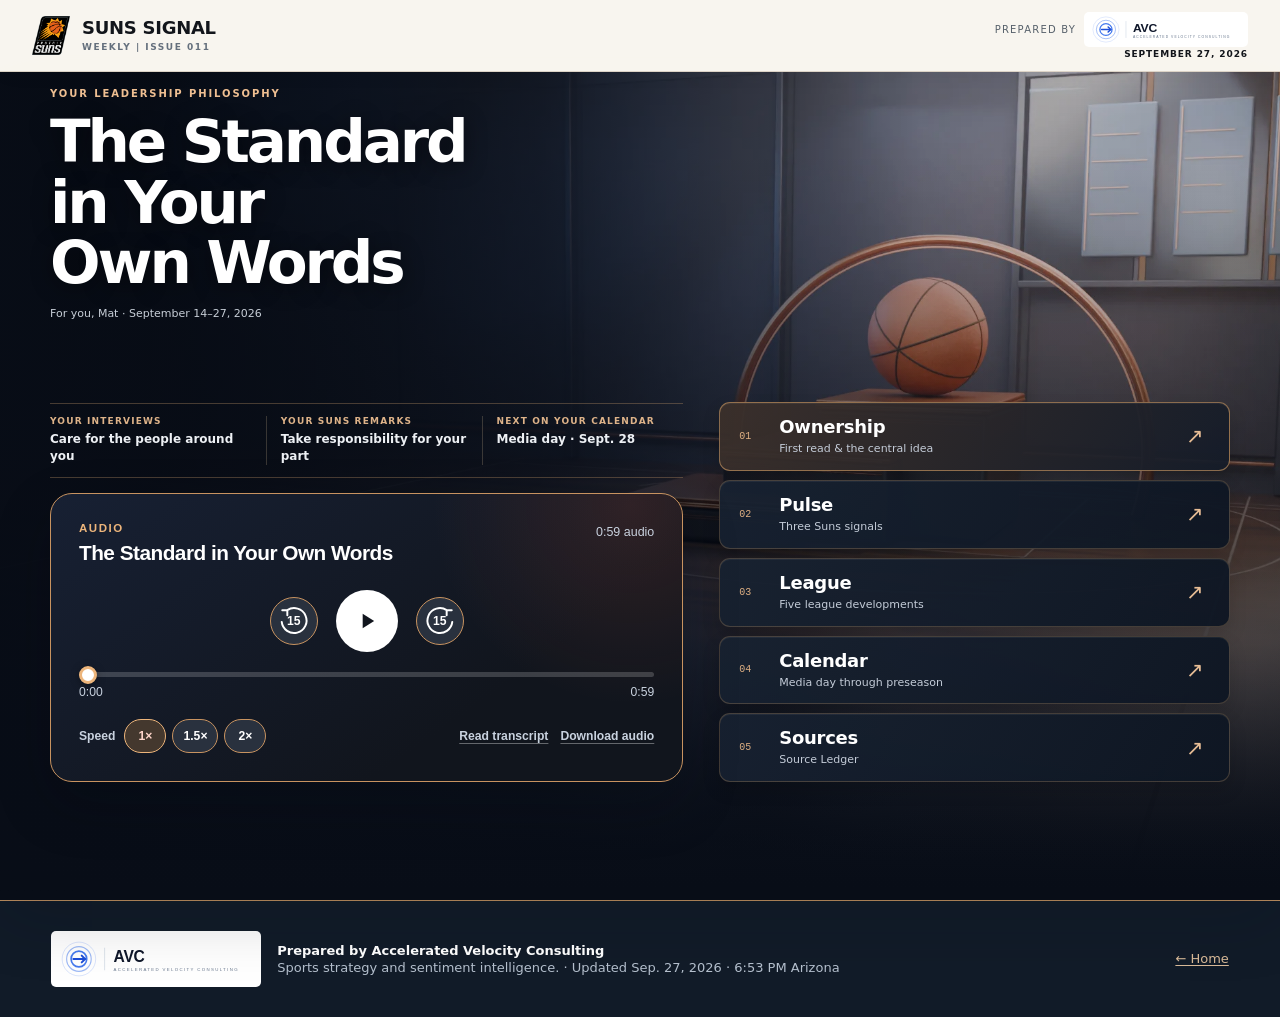
<file: issue-011/index.html>
<!doctype html>
<html lang="en">
<head>
  <meta charset="utf-8">
  <meta name="viewport" content="width=device-width, initial-scale=1">
  <title>Suns Signal 011 | The Standard in Your Own Words</title>
  <meta name="description" content="Your public remarks on care, culture, roles and accountability, alongside this week’s Suns updates and league briefing.">
  <meta name="robots" content="index,follow,max-image-preview:large">
  <link rel="canonical" href="https://meltckr.github.io/suns-signal-005-permission-to-run/issue-011/">
  <meta property="og:type" content="article">
  <meta property="og:site_name" content="Suns Signal">
  <meta property="article:published_time" content="2026-09-27T00:00:00-07:00">
  <meta property="article:modified_time" content="2026-09-27T18:53:36-07:00">
  <meta property="og:title" content="Suns Signal 011 | The Standard in Your Own Words">
  <meta property="og:description" content="Your public remarks on care, culture, roles and accountability, alongside this week’s Suns updates and league briefing.">
  <meta property="og:url" content="https://meltckr.github.io/suns-signal-005-permission-to-run/issue-011/">
  <meta property="og:image" content="https://meltckr.github.io/suns-signal-005-permission-to-run/issue-011/assets/og-suns-signal-011-the-standard-in-your-own-words-v3.png">
  <meta property="og:image:secure_url" content="https://meltckr.github.io/suns-signal-005-permission-to-run/issue-011/assets/og-suns-signal-011-the-standard-in-your-own-words-v3.png">
  <meta property="og:image:type" content="image/png">
  <meta property="og:image:width" content="1200">
  <meta property="og:image:height" content="630">
  <meta property="og:image:alt" content="Suns Signal Issue 011 share card, The Standard in Your Own Words, with your portrait and AVC branding.">
  <meta name="twitter:card" content="summary_large_image">
  <meta name="twitter:title" content="Suns Signal 011 | The Standard in Your Own Words">
  <meta name="twitter:description" content="Your public remarks on care, culture, roles and accountability, alongside this week’s Suns updates and league briefing.">
  <meta name="twitter:image" content="https://meltckr.github.io/suns-signal-005-permission-to-run/issue-011/assets/og-suns-signal-011-the-standard-in-your-own-words-v3.png">
  <meta name="twitter:image:alt" content="Suns Signal Issue 011 share card, The Standard in Your Own Words, with your portrait and AVC branding.">
  <script type="application/ld+json">{"@context": "https://schema.org", "@type": "Article", "headline": "The Standard in Your Own Words", "datePublished": "2026-09-27T00:00:00-07:00", "dateModified": "2026-09-27T18:53:36-07:00", "author": {"@type": "Organization", "name": "Accelerated Velocity Consulting"}, "publisher": {"@type": "Organization", "name": "Accelerated Velocity Consulting"}, "image": ["https://meltckr.github.io/suns-signal-005-permission-to-run/issue-011/assets/og-suns-signal-011-the-standard-in-your-own-words-v3.png"], "mainEntityOfPage": "https://meltckr.github.io/suns-signal-005-permission-to-run/issue-011/"}</script>
  <link rel="stylesheet" href="base.css?v=011-base-v1">
  <link rel="stylesheet" href="styles.css?v=011-v2">
  <link rel="stylesheet" href="depth.css?v=011-depth-v2">
  <link rel="stylesheet" href="premium.css?v=011-premium-v2">
  <link rel="stylesheet" href="hub.css?v=011-hub-v5">
  <link rel="stylesheet" href="calendar.css?v=011-calendar-v1">
  <script type="module" src="hub.js?v=011-hub-v4"></script>
  <script type="module" src="../assets/audio-player/audio-player.js?v=011-neutral-v2"></script>
</head>
<body data-issue-number="011" data-issue-title="The Standard in Your Own Words">
<header class="site-header">
  <a class="series-brand" href="#hub" aria-label="Suns Signal home"><img src="../assets/teams/suns/phoenix-suns-logo.png" alt="Phoenix Suns logo"><span><strong>Suns Signal</strong><em>Weekly | Issue 011</em></span></a>
  <div class="edition"><span class="avc-provenance">Prepared by <img src="../assets/brand/logos/AVC-logo-horizontal-light.svg" alt="Accelerated Velocity Consulting"></span><strong>September 27, 2026</strong></div>
  <nav class="section-toolbar" aria-label="Section navigation" hidden><span class="current-section">Ownership</span><a href="#hub" data-listen-link>Listen</a><a href="#hub" class="home-link">← Home</a></nav>
</header>
<main id="top">
  <section id="hub" class="hero issue-nine-hero command-deck" aria-label="Issue 011 command deck">
    <picture class="hero-picture">
      <source media="(max-width:760px)" srcset="assets/signal-philosophy-011-mobile.webp" width="900" height="1100">
      <img class="hero-art" src="assets/signal-philosophy-011-desktop.webp" width="1920" height="1200" fetchpriority="high" alt="Original 3D Suns court room with basketball, rising platforms, bronze arc, and three etched quote panels on the far wall.">
    </source></picture>
    <div class="hero-overlay"></div>
    <div class="hub-layout">
      <div class="hub-intro">
        <p class="kicker">Your leadership philosophy</p>
        <h1 tabindex="-1">The Standard in Your Own Words</h1>
        <p class="hub-byline">For you, Mat <span>· September 14–27, 2026</span></p>
      </div>
      <div class="decision-strip" aria-label="Ownership signals">
        <div><span>Your interviews</span><strong>Care for the people around you</strong></div>
        <div><span>Your Suns remarks</span><strong>Take responsibility for your part</strong></div>
        <div><span>Next on your calendar</span><strong>Media day · Sept. 28</strong></div>
      </div>
      <div class="signal-audio"><avc-audio-player src="audio/suns-signal-011-v2.mp3" title="The Standard in Your Own Words" eyebrow="Audio" transcript="content/audio-brief-transcript.txt" download></avc-audio-player></div>
      <nav class="hub-tiles" aria-label="Explore this edition">
        <a href="#ownership" data-hub-tile="ownership"><span class="tile-number">01</span><span><strong>Ownership</strong><small>First read &amp; the central idea</small></span><span class="tile-arrow" aria-hidden="true">↗</span></a>
        <a href="#pulse" data-hub-tile="pulse"><span class="tile-number">02</span><span><strong>Pulse</strong><small>Three Suns signals</small></span><span class="tile-arrow" aria-hidden="true">↗</span></a>
        <a href="#league" data-hub-tile="league"><span class="tile-number">03</span><span><strong>League</strong><small>Five league developments</small></span><span class="tile-arrow" aria-hidden="true">↗</span></a>
        <a href="#calendar" data-hub-tile="calendar"><span class="tile-number">04</span><span><strong>Calendar</strong><small>Media day through preseason</small></span><span class="tile-arrow" aria-hidden="true">↗</span></a>
        <a href="#sources" data-hub-tile="sources"><span class="tile-number">05</span><span><strong>Sources</strong><small>Source Ledger</small></span><span class="tile-arrow" aria-hidden="true">↗</span></a>
      </nav>
    </div>
  </section>

  <div id="ownership" class="section-view ownership-view" data-section-view="ownership">
    <p class="section-dek">Mat, across your interviews about UWM, Michigan State and the Suns, you return to a few practical ideas: care for people, live the culture, know your role and own the work. The quotations below bring those ideas together in your own words.</p>
    <section class="top-brief" aria-label="Suns Signal first read">
      <div class="glance-panel"><span class="source-tag">At A Glance</span><h2>Care, culture and the role you play.</h2><div class="glance-grid">
        <article><span>Care</span><strong>You put care first.</strong><p>In your 2025 Fortune interview, you put care at the center of leadership.</p></article>
        <article><span>Culture</span><strong>You said leaders have to live the culture.</strong><p>In your 2020 Forbes interview, you said the leader has to live the culture being asked of others.</p></article>
        <article><span>Role</span><strong>You set a standard for your role.</strong><p>Your third-string point guard story gives each role a clear expectation.</p></article>
        <article><span>Next evidence</span><strong>Your team’s next public account is media day.</strong><p>On September 28, your team will have the next chance to describe how it is preparing.</p></article>
      </div></div>
      <div class="ownership-note"><span class="source-tag">Ownership Note</span><h2>You wanted to do your bench role well.</h2><p>In your 2019 Forbes interview, you used your place on Michigan State’s bench to explain the job in front of you: you wanted to be the best third-string point guard in the country.</p><p>That bench role gives your other remarks a practical starting point. You describe care through developing people, culture through your own conduct, and accountability through the work you can take responsibility for. Your Suns remarks apply those ideas to Phoenix.</p></div>
    </section>
    <section class="newsletter-body">
      <aside class="left-rail">
        <div class="rail-block"><span class="label">Reporting Period</span><p><strong>September 14–27, 2026</strong><br>Current weekly scan; historical interviews are labeled as background.</p></div>
        <div class="rail-block"><span class="label">Central Signal</span><p><strong>You wanted to be the best at your role.</strong><br>Your Michigan State example gives the interviews a concrete starting point.</p></div>
        <div class="rail-block"><span class="label">Why It Matters</span><p><strong>Your quotes, with dates and sources.</strong><br>You can see where each remark came from and when you made it.</p></div>
        <div class="rail-block"><span class="label">Inside This Issue</span><p><a href="#pulse">Suns Weekly Pulse</a><br><a href="#league">Around The League</a><br><a href="#calendar">Calendar Ahead</a><br><a href="#sources">Source Ledger</a></p></div>
      </aside>
      <article class="story">
        <section><span class="source-tag">The revealing detail</span><h2>You wanted to be the best third-string point guard.</h2><p>You described your role at Michigan State in a <a href="https://www.forbes.com/sites/robdube/2019/05/27/what-playing-for-a-national-championship-winning-basketball-team-taught-this-ceo-about-leadership/">2019 Forbes interview</a>. You judged your contribution against the role you had. That example makes your expectations easy to understand: do the job in front of you well.</p><p>In your business interviews and Suns remarks, you return to daily work, the leader’s conduct and what teammates can depend on. This issue puts those remarks next to each other so you can see where they connect.</p></section><section class="capture-section quote-map"><span class="source-tag">The public record</span><h2>Your own words.</h2><p>Eight short excerpts from your public interviews and remarks, grouped by subject. Each quote links to the original source so you can read or hear the context.</p><div class="capture-grid"><article><span class="source-tag">Care</span><blockquote>“The most important thing as a leader is a four-letter word called care.”</blockquote><p>You describe care through developing people and attending to the details that affect them.</p><a href="https://fortune.com/2025/05/07/leadership-next-mat-ishbia-united-wholesale-mortgage/">Fortune, May 7, 2025 ↗</a></article><article><span class="source-tag">Culture</span><blockquote>“You have got to figure out what it is, design it, and live by it.”</blockquote><p>You ask the leader to design the culture and live it.</p><a href="https://www.forbes.com/sites/robdube/2020/07/13/business-basketball-and-building-a-winning-work-culture/">Forbes, July 13, 2020 ↗</a></article><article><span class="source-tag">Role</span><blockquote>“I had to be the best third-string point guard in the country.”</blockquote><p>You set the expectation around the contribution your role allows you to make.</p><a href="https://www.forbes.com/sites/robdube/2019/05/27/what-playing-for-a-national-championship-winning-basketball-team-taught-this-ceo-about-leadership/">Forbes, May 27, 2019 ↗</a></article><article><span class="source-tag">Preparation</span><blockquote>“If you start to outsource the little things”</blockquote><p>You connect attention to the little things with getting the work done. This excerpt is part of a longer sentence.</p><a href="https://www.sportingnews.com/us/ncaa-basketball/news/mat-ishbia-michigan-state-tom-izzo-billionaire-mortgage/cazxqc2p1fgo1j36vs08gwgn3">Sporting News, 2021 ↗</a></article><article><span class="source-tag">Accountability</span><blockquote>“I can take the criticism for not defining (that culture) well enough”</blockquote><p>You take responsibility for how you defined the Suns culture at the start.</p><a href="https://arizonasports.com/nba/phoenix-suns/culture-defined">Arizona Sports, Aug. 21, 2025 ↗</a></article><article><span class="source-tag">Improvement</span><blockquote>“about 20 more mountains”</blockquote><p>You describe reaching one goal and seeing more work ahead.</p><a href="https://www.sportingnews.com/us/ncaa-basketball/news/mat-ishbia-michigan-state-tom-izzo-billionaire-mortgage/cazxqc2p1fgo1j36vs08gwgn3">Sporting News, 2021 ↗</a></article><article><span class="source-tag">Suns identity</span><blockquote>“Do the right things every day, hold each other accountable”</blockquote><p>You describe the Suns standard through daily work and holding each other accountable.</p><a href="https://cronkitenews.azpbs.org/2025/09/24/matt-ishbia-phoenix-suns-culture-driven-team/">Cronkite News, Sept. 24, 2025 ↗</a></article><article><span class="source-tag">Impact</span><blockquote>“People will remember how you impacted them.”</blockquote><p>You measure part of your success by how you affect the people around you.</p><a href="https://msualumnipodcasts.transistor.fm/episodes/mat-ishbia-wants-to-impact-as-many-lives-as-possible-in-a-positive-way">MSU Today podcast, Nov. 2023 ↗</a></article></div></section><section><span class="source-tag">The Suns application</span><h2>You brought daily accountability to your Suns remarks.</h2><p>In your 2025 Suns remarks, you took responsibility for defining the culture and later described daily accountability as part of Phoenix basketball. Those two statements give you a dated reference for the standard you described. This season’s public examples will show how your organization talks about that work now. <a href="https://arizonasports.com/nba/phoenix-suns/culture-defined">Arizona Sports, 2025</a> · <a href="https://cronkitenews.azpbs.org/2025/09/24/matt-ishbia-phoenix-suns-culture-driven-team/">Cronkite News, 2025</a></p></section><section><span class="source-tag">The ownership read</span><h2>Your team’s next opportunity is media day.</h2><p>At media day, your team will have the next opportunity to describe development, responsibility and shared expectations. Specific examples will help people understand how those ideas apply to the Suns this season.</p></section></article>
    </section>
  </div>

  <div id="pulse" class="section-view story" data-section-view="pulse">
    <section id="suns-pulse" class="league-roundup suns-pulse" data-weekly-service="suns-pulse" data-reporting-window="2026-09-14/2026-09-27">
      <div class="roundup-heading"><span class="source-tag">Suns Weekly Pulse</span><h2>Your three Suns updates.</h2></div>
      <div class="roundup-grid"><article><span><time datetime="2026-09-16">Announced · Sept. 16</time></span><h3>Your local broadcast plan covers 71 games.</h3><p>Arizona’s Family will carry 71 regular-season games on 3TV and Arizona’s Family Sports. Rex Chapman is set to call more than 20 road games. For your fans, the plan pairs familiar voices with broad local availability.</p><a href="https://arizonasports.com/nba/phoenix-suns/rex-chapman-expanded-tv-role-calling-suns-games">Arizona Sports ↗</a></article><article><span><time datetime="2026-09-16">Reported · Sept. 16</time></span><h3>Your roster gained depth before camp.</h3><p>Arizona Sports reported Phoenix signed Duop Reath after Mark Williams’s shoulder surgery. The move adds a depth option. Reath’s role and Williams’s return timeline remain team questions.</p><a href="https://arizonasports.com/nba/phoenix-suns/phoenix-suns-sign-duop-reath-for-depth-after-mark-williams-injury">Arizona Sports ↗</a></article><article><span><time datetime="2026-09-22">NBA preview · Sept. 22</time></span><h3>Your Suns finished last season at 45–37.</h3><p>The NBA’s season preview records Phoenix at 45–37 in 2025–26 and ninth in defensive ranking. For you, the early-season question is whether the team can repeat the habits behind that improvement.</p><a href="https://www.nba.com/news/2026-27-season-preview-phx">NBA.com ↗</a></article></div>
      <p class="count-note"><strong>Reporting cutoff:</strong> September 27, 2026. The preview supplies prior-season context; current items are September 16–22.</p>
    </section>
  </div>

  <div class="section-view story" data-section-view="league">
    <section id="league" class="league-roundup" data-weekly-service="league-scan" data-reporting-window="2026-09-14/2026-09-27">
      <div class="roundup-heading"><span class="source-tag">Around The League</span><h2>Five league updates for you.</h2></div>
      <div class="roundup-grid"><article><span><time datetime="2026-09-13">Official statement · Sept. 13</time></span><h3>Ballmer accepted responsibility for compliance failures.</h3><p>Steve Ballmer accepted responsibility for the organization’s compliance failures and said the fine had been paid. For you as an owner, the episode shows how league enforcement reaches ownership.</p><a href="https://www.nba.com/news/statement-from-clippers-governor-steve-ballmer">NBA.com ↗</a></article><article><span><time datetime="2026-09-15">League report · Sept. 15</time></span><h3>The expansion decision is targeted for year-end.</h3><p>Adam Silver said the league aims to reach a decision by year-end. Market and arena questions remain in front of the Board. No franchise award has been announced.</p><a href="https://www.nba.com/news/adam-silver-board-of-governors-september-2026">NBA.com ↗</a></article><article><span><time datetime="2026-09-15">League report · Sept. 15</time></span><h3>The proposed European league remains in talks.</h3><p>Silver described ongoing talks around the intended 2027 European league. Existing basketball institutions remain part of the conversation, with structure unresolved.</p><a href="https://www.nba.com/news/adam-silver-board-of-governors-september-2026">NBA.com ↗</a></article><article><span><time datetime="2026-09-15">League report · Sept. 15</time></span><h3>Arison now chairs the Board of Governors.</h3><p>Micky Arison now chairs the Board of Governors. The transition comes as the league weighs expansion and international plans.</p><a href="https://www.nba.com/news/adam-silver-board-of-governors-september-2026">NBA.com ↗</a></article><article><span><time datetime="2026-09-27">City status · reviewed Sept. 27</time></span><h3>Portland’s proposed lease still needs agreement.</h3><p>The city describes a proposed financing arrangement tied to a new 20-year lease, with a December 2026 deadline in the state framework. Civic approval and an executable lease remain the watch points.</p><a href="https://www.portland.gov/venues/moda-center/moda-project-overview/moda-whats-next-get-facts">City of Portland ↗</a></article></div>
    </section>
  </div>

  <div class="section-view story" data-section-view="calendar">
    <section id="calendar" class="scoreboard-section reception-ledger"><span class="source-tag">Calendar Ahead</span><h2>Your next three weeks start with media day.</h2>
      <figure class="calendar-board" aria-label="Selected Suns and NBA dates, September 28 through October 18, 2026">
        <div class="calendar-heading"><span>Three weeks ahead</span><strong>September 28 – October 18, <small>2026</small></strong></div>
        <table class="calendar-table"><caption class="calendar-sr-only">Selected Suns and NBA dates, September 28 through October 18, 2026.</caption><thead><tr><th scope="col">Mon</th><th scope="col">Tue</th><th scope="col">Wed</th><th scope="col">Thu</th><th scope="col">Fri</th><th scope="col">Sat</th><th scope="col">Sun</th></tr></thead><tbody><tr><td data-calendar-date="2026-09-28" class="has-suns"><span class="calendar-number">28</span><span class="calendar-event suns-event" role="img" aria-label="Media day"><span class="event-full">Media day</span><span class="event-short" aria-hidden="true">Media day</span></span></td><td data-calendar-date="2026-09-29" class="has-league"><span class="calendar-number">29</span><span class="calendar-event league-event" role="img" aria-label="Camps open"><span class="event-full">Camps open</span><span class="event-short" aria-hidden="true">Camps open</span></span></td><td data-calendar-date="2026-09-30" class=""><span class="calendar-number">30</span></td><td data-calendar-date="2026-10-01" class=""><span class="calendar-number">1</span></td><td data-calendar-date="2026-10-02" class=""><span class="calendar-number">2</span></td><td data-calendar-date="2026-10-03" class="has-league"><span class="calendar-number">3</span><span class="calendar-event league-event" role="img" aria-label="NBA preseason"><span class="event-full">NBA preseason</span><span class="event-short" aria-hidden="true">NBA preseason</span></span></td><td data-calendar-date="2026-10-04" class=""><span class="calendar-number">4</span></td></tr><tr><td data-calendar-date="2026-10-05" class="has-suns"><span class="calendar-number">5</span><span class="calendar-event suns-event" role="img" aria-label="at Detroit"><span class="event-full">at Detroit</span><span class="event-short" aria-hidden="true">at Detroit</span></span></td><td data-calendar-date="2026-10-06" class=""><span class="calendar-number">6</span></td><td data-calendar-date="2026-10-07" class="has-suns"><span class="calendar-number">7</span><span class="calendar-event suns-event" role="img" aria-label="at Chicago"><span class="event-full">at Chicago</span><span class="event-short" aria-hidden="true">at Chicago</span></span></td><td data-calendar-date="2026-10-08" class=""><span class="calendar-number">8</span></td><td data-calendar-date="2026-10-09" class=""><span class="calendar-number">9</span></td><td data-calendar-date="2026-10-10" class="has-suns"><span class="calendar-number">10</span><span class="calendar-event suns-event" role="img" aria-label="vs San Antonio"><span class="event-full">vs San Antonio</span><span class="event-short" aria-hidden="true">vs San Antonio</span></span></td><td data-calendar-date="2026-10-11" class=""><span class="calendar-number">11</span></td></tr><tr><td data-calendar-date="2026-10-12" class=""><span class="calendar-number">12</span></td><td data-calendar-date="2026-10-13" class=""><span class="calendar-number">13</span></td><td data-calendar-date="2026-10-14" class="has-suns"><span class="calendar-number">14</span><span class="calendar-event suns-event" role="img" aria-label="at San Antonio"><span class="event-full">at San Antonio</span><span class="event-short" aria-hidden="true">at San Antonio</span></span></td><td data-calendar-date="2026-10-15" class=""><span class="calendar-number">15</span></td><td data-calendar-date="2026-10-16" class="has-suns"><span class="calendar-number">16</span><span class="calendar-event suns-event" role="img" aria-label="vs Utah"><span class="event-full">vs Utah</span><span class="event-short" aria-hidden="true">vs Utah</span></span></td><td data-calendar-date="2026-10-17" class=""><span class="calendar-number">17</span></td><td data-calendar-date="2026-10-18" class=""><span class="calendar-number">18</span></td></tr></tbody></table><figcaption><div class="calendar-legend"><span class="suns-key">Suns</span><span class="league-key">League-wide</span></div><span>Schedule is current as of September 27.</span></figcaption>
      </figure>
      <div class="calendar-details"><div class="calendar-suns"><h3 class="calendar-lane">Phoenix</h3><div class="scoreboard-grid"><article><span>MONDAY · SEPTEMBER 28</span><h3>Suns media day</h3><small class="calendar-status">Scheduled · NBA</small><p>10 a.m. Arizona. Your team’s next public opportunity to discuss identity, preparation and shared responsibility.</p></article><article><span>MONDAY · OCTOBER 5</span><h3>Preseason at Detroit</h3><small class="calendar-status">Scheduled</small><p>Your first listed Suns preseason game is at Detroit.</p></article><article><span>OCTOBER 7, 10, 14 AND 16</span><h3>Four more preseason dates</h3><small class="calendar-status">Scheduled</small><p>At Chicago; home and away against San Antonio; home against Utah.</p></article></div></div><div class="calendar-league"><h3 class="calendar-lane">Around the NBA</h3><article><span class="calendar-date">TUESDAY · SEPTEMBER 29</span><h4>Training camps open</h4><small class="calendar-status">Scheduled · NBA</small><p>The league’s collective preparation period begins.</p><a href="https://www.nba.com/news/key-dates">NBA key dates ↗</a></article><article><span class="calendar-date">SATURDAY · OCTOBER 3</span><h4>Preseason begins</h4><small class="calendar-status">Scheduled · NBA</small><p>First league preseason games.</p><a href="https://www.nba.com/news/key-dates">NBA key dates ↗</a></article></div></div>
      <p class="count-note">Calendar sources: <a href="https://www.nba.com/news/nba-media-days-schedule-for-all-30-teams">NBA media-day schedule</a>, <a href="https://www.nba.com/news/key-dates">NBA key dates</a>, <a href="https://arizonasports.com/nba/phoenix-suns/suns-reveal-2026-preseason-schedule">Phoenix preseason announcement</a> and <a href="https://www.nba.com/team/1610612756/schedule">current NBA team schedule</a>. You can confirm game times against the current NBA schedule.</p>
    </section>
  </div>

  <div class="section-view story" data-section-view="sources">
    <section id="sources" class="source-ledger"><h2>Source Ledger</h2><ol><li><a href="https://www.forbes.com/sites/robdube/2019/05/27/what-playing-for-a-national-championship-winning-basketball-team-taught-this-ceo-about-leadership/">Forbes · Rob Dube · May 27, 2019</a> · Reported background · role and third-string point guard quotation.</li><li><a href="https://www.forbes.com/sites/robdube/2020/07/13/business-basketball-and-building-a-winning-work-culture/">Forbes · Rob Dube · July 13, 2020</a> · Reported background · culture quotation.</li><li><a href="https://www.sportingnews.com/us/ncaa-basketball/news/mat-ishbia-michigan-state-tom-izzo-billionaire-mortgage/cazxqc2p1fgo1j36vs08gwgn3">Sporting News · Mike DeCourcy · 2021</a> · Original interview background · execution and continuous-improvement fragments.</li><li><a href="https://fortune.com/2025/05/07/leadership-next-mat-ishbia-united-wholesale-mortgage/">Fortune · Leadership Next · May 7, 2025</a> · Original interview background · care quotation.</li><li><a href="https://arizonasports.com/nba/phoenix-suns/culture-defined">Arizona Sports · Burns &amp; Gambo · Aug. 21, 2025</a> · Original interview background · culture-accountability excerpt.</li><li><a href="https://cronkitenews.azpbs.org/2025/09/24/matt-ishbia-phoenix-suns-culture-driven-team/">Cronkite News · Sept. 24, 2025</a> · Reported background · Suns daily-standard excerpt.</li><li><a href="https://msualumnipodcasts.transistor.fm/episodes/mat-ishbia-wants-to-impact-as-many-lives-as-possible-in-a-positive-way">MSU Today podcast · Nov. 2023</a> · Original audio background · impact excerpt.</li><li><a href="https://arizonasports.com/nba/phoenix-suns/rex-chapman-expanded-tv-role-calling-suns-games">Arizona Sports · Sept. 16, 2026</a> · Reported current · Suns local broadcast plan.</li><li><a href="https://arizonasports.com/nba/phoenix-suns/phoenix-suns-sign-duop-reath-for-depth-after-mark-williams-injury">Arizona Sports · Sept. 16, 2026</a> · Reported current · reported Reath depth signing.</li><li><a href="https://www.nba.com/news/2026-27-season-preview-phx">NBA.com · Sept. 22, 2026</a> · League preview · prior-season Phoenix baseline.</li><li><a href="https://www.nba.com/news/statement-from-clippers-governor-steve-ballmer">NBA.com · Sept. 13, 2026</a> · Official statement · Ballmer response.</li><li><a href="https://www.nba.com/news/adam-silver-board-of-governors-september-2026">NBA.com · Sept. 15, 2026</a> · League report · expansion, Europe and board leadership.</li><li><a href="https://www.portland.gov/venues/moda-center/moda-project-overview/moda-whats-next-get-facts">City of Portland · reviewed Sept. 27, 2026</a> · Official ongoing · proposed Moda Center financing and lease deadline.</li><li><a href="https://www.nba.com/news/nba-media-days-schedule-for-all-30-teams">NBA · reviewed Sept. 27, 2026</a> · Official schedule · Suns media day.</li><li><a href="https://www.nba.com/news/key-dates">NBA · reviewed Sept. 27, 2026</a> · Official schedule · camp and preseason start.</li><li><a href="https://arizonasports.com/nba/phoenix-suns/suns-reveal-2026-preseason-schedule">Arizona Sports · July 2026</a> · Reported schedule · five Suns preseason dates.</li><li><a href="https://www.nba.com/team/1610612756/schedule">NBA team schedule · reviewed Sept. 27, 2026</a> · Official schedule · Oct. 10 timing discrepancy.</li></ol><p class="count-note">Reviewed September 27, 2026. The philosophy read is AVC analysis of your linked public remarks. No public-reaction sample was used in this edition.</p></section>
  </div>
</main>
<footer class="site-footer"><img src="../assets/brand/logos/AVC-logo-horizontal-light.svg" alt="Accelerated Velocity Consulting"><div><strong>Prepared by Accelerated Velocity Consulting</strong><span>Sports strategy and sentiment intelligence. · Updated Sep. 27, 2026 · 6:53 PM Arizona</span></div><a href="#hub">← Home</a></footer>
</body>
</html>
</file>
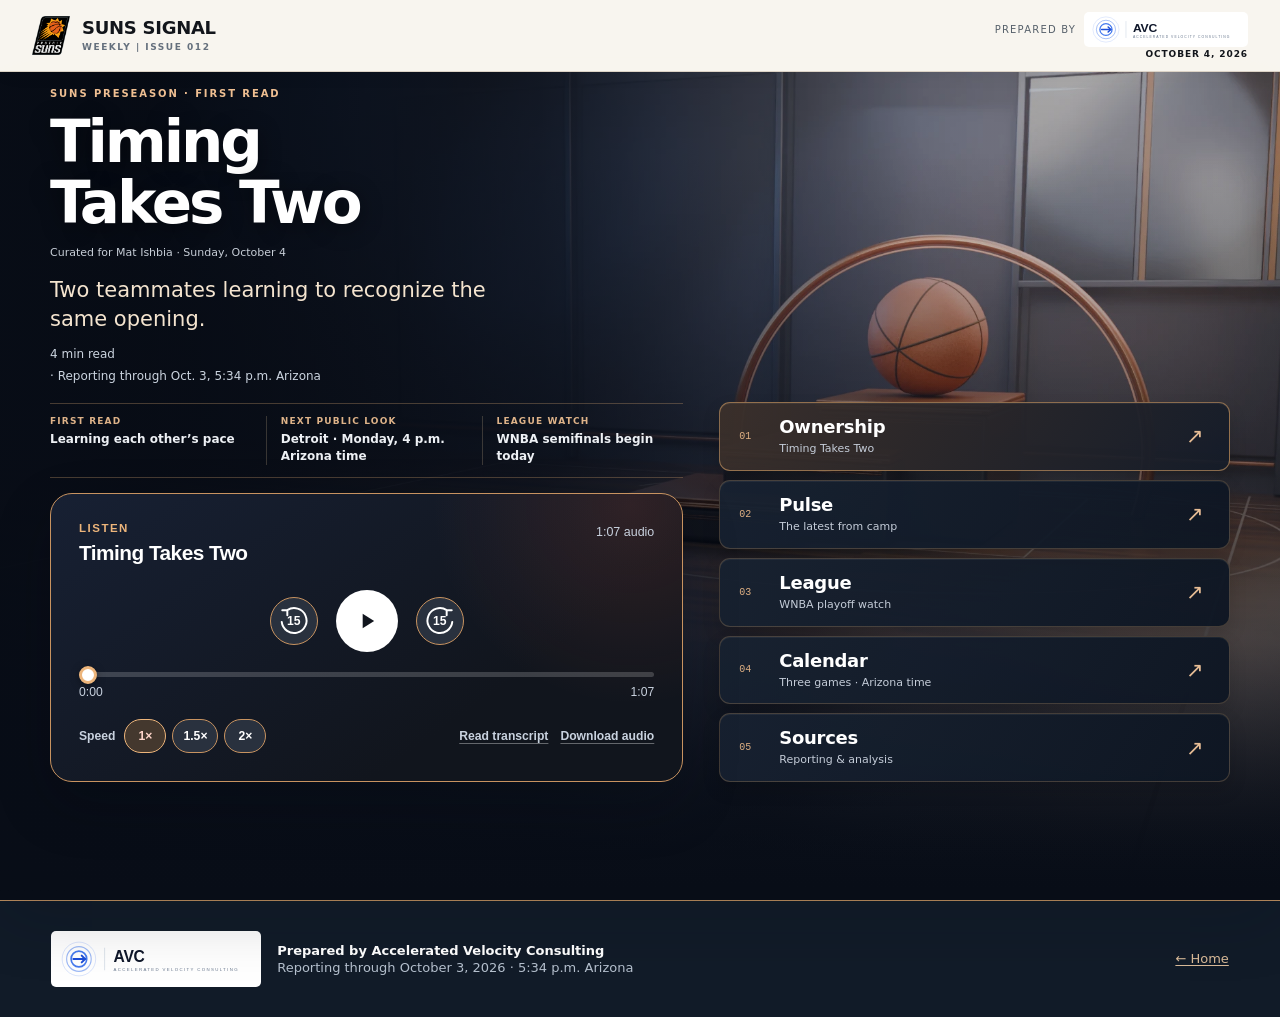
<file: issue-012/index.html>
<!doctype html>
<html lang="en">
<head>
  <meta charset="utf-8">
  <meta name="viewport" content="width=device-width, initial-scale=1">
  <title>Suns Signal 012 | Timing Takes Two</title>
  <meta name="description" content="Gillespie and Maluach learn each other’s timing, with the latest Suns camp updates, WNBA playoff watch and the week ahead.">
  <meta name="robots" content="noindex,nofollow">
  <link rel="canonical" href="https://meltckr.github.io/suns-signal-005-permission-to-run/issue-012/">
  <meta property="og:type" content="article">
  <meta property="og:site_name" content="Suns Signal">
  <meta property="article:published_time" content="2026-10-04T00:00:00-07:00">
  <meta property="article:modified_time" content="2026-10-04T00:00:00-07:00">
  <meta property="og:title" content="Suns Signal 012 | Timing Takes Two">
  <meta property="og:description" content="Gillespie and Maluach learn each other’s timing, with the latest Suns camp updates, WNBA playoff watch and the week ahead.">
  <meta property="og:url" content="https://meltckr.github.io/suns-signal-005-permission-to-run/issue-012/">
  <meta property="og:image" content="https://meltckr.github.io/suns-signal-005-permission-to-run/issue-012/assets/og-suns-signal-012-timing-takes-two-v2.png">
  <meta property="og:image:secure_url" content="https://meltckr.github.io/suns-signal-005-permission-to-run/issue-012/assets/og-suns-signal-012-timing-takes-two-v2.png">
  <meta property="og:image:type" content="image/png">
  <meta property="og:image:width" content="1200">
  <meta property="og:image:height" content="630">
  <meta property="og:image:alt" content="Timing Takes Two. Suns Signal 012, featuring Khaman Maluach in an archival Summer League photograph.">
  <meta name="twitter:card" content="summary_large_image">
  <meta name="twitter:title" content="Suns Signal 012 | Timing Takes Two">
  <meta name="twitter:description" content="Gillespie and Maluach learn each other’s timing, with the latest Suns camp updates, WNBA playoff watch and the week ahead.">
  <meta name="twitter:image" content="https://meltckr.github.io/suns-signal-005-permission-to-run/issue-012/assets/og-suns-signal-012-timing-takes-two-v2.png">
  <meta name="twitter:image:alt" content="Timing Takes Two. Suns Signal 012, featuring Khaman Maluach in an archival Summer League photograph.">
  <script type="application/ld+json">{"@context": "https://schema.org", "@type": "Article", "headline": "Timing Takes Two", "datePublished": "2026-10-04", "author": {"@type": "Organization", "name": "Accelerated Velocity Consulting"}, "image": "https://meltckr.github.io/suns-signal-005-permission-to-run/issue-012/assets/og-suns-signal-012-timing-takes-two-v2.png", "mainEntityOfPage": "https://meltckr.github.io/suns-signal-005-permission-to-run/issue-012/"}</script>
  <link rel="stylesheet" href="base.css?v=012-base-v1">
  <link rel="stylesheet" href="styles.css?v=012-v2">
  <link rel="stylesheet" href="depth.css?v=012-depth-v2">
  <link rel="stylesheet" href="premium.css?v=012-premium-v2">
  <link rel="stylesheet" href="hub.css?v=012-hub-v5">
  <link rel="stylesheet" href="calendar.css?v=012-calendar-v1">
  <script type="module" src="hub.js?v=012-hub-v4"></script>
  <link rel="stylesheet" href="edition.css"><script type="module" src="edition.js"></script><script type="module" src="audio-player.js?v=012-mel-avc-v1"></script></head>
<body data-issue-number="012" data-issue-title="Timing Takes Two">
<header class="site-header">
  <a class="series-brand" href="#hub" aria-label="Suns Signal home"><img src="../assets/teams/suns/phoenix-suns-logo.png" alt="Phoenix Suns logo"><span><strong>Suns Signal</strong><em>Weekly | Issue 012</em></span></a>
  <div class="edition"><span class="avc-provenance">Prepared by <img src="../assets/brand/logos/AVC-logo-horizontal-light.svg" alt="Accelerated Velocity Consulting"></span><strong>October 4, 2026</strong></div>
  <nav class="section-toolbar" aria-label="Section navigation" hidden><span class="current-section">Ownership</span><a href="?review=all" data-listen-link>Full edition</a><a href="#hub" class="home-link">← Home</a></nav>
</header>
<div class="reading-progress" aria-hidden="true"><span></span></div><main id="top">
  <section id="hub" class="hero issue-nine-hero command-deck" aria-label="Issue 012 command deck">
    <picture class="hero-picture">
      <source media="(max-width:760px)" srcset="assets/signal-room-012-mobile.webp" width="900" height="1100">
      <img class="hero-art" src="assets/signal-room-012-desktop.webp" width="1920" height="1200" fetchpriority="high" alt="Established Suns Signal Blender court room with warm lighting and a basketball, reused from the series assets.">
    </source></picture>
    <div class="hero-overlay"></div>
    <div class="hub-layout">
      <div class="hub-intro">
        <p class="kicker">Suns preseason · First read</p>
        <h1 tabindex="-1">Timing Takes Two</h1>
        <p class="hub-byline">Curated for Mat Ishbia <span>· Sunday, October 4</span></p>
      <p class="issue-takeaway">Two teammates learning to recognize the same opening.</p><p class="readtime">4 min read <span>· Reporting through Oct. 3, 5:34 p.m. Arizona</span></p></div>
      <div class="decision-strip" aria-label="Ownership signals"><div><span>First read</span><strong>Learning each other’s pace</strong></div><div><span>Next public look</span><strong>Detroit · Monday, 4 p.m. Arizona time</strong></div><div><span>League watch</span><strong>WNBA semifinals begin today</strong></div></div>
      <div class="signal-audio"><avc-audio-player src="audio/suns-signal-012-timing-takes-two-mel-avc.mp3" title="Timing Takes Two" eyebrow="Listen" transcript="content/audio-brief-transcript.txt" download></avc-audio-player></div>
      <nav class="hub-tiles" aria-label="Explore this edition">
        <a href="#ownership" data-hub-tile="ownership"><span class="tile-number">01</span><span><strong>Ownership</strong><small>Timing Takes Two</small></span><span class="tile-arrow" aria-hidden="true">↗</span></a>
        <a href="#pulse" data-hub-tile="pulse"><span class="tile-number">02</span><span><strong>Pulse</strong><small>The latest from camp</small></span><span class="tile-arrow" aria-hidden="true">↗</span></a>
        <a href="#league" data-hub-tile="league"><span class="tile-number">03</span><span><strong>League</strong><small>WNBA playoff watch</small></span><span class="tile-arrow" aria-hidden="true">↗</span></a>
        <a href="#calendar" data-hub-tile="calendar"><span class="tile-number">04</span><span><strong>Calendar</strong><small>Three games · Arizona time</small></span><span class="tile-arrow" aria-hidden="true">↗</span></a>
        <a href="#sources" data-hub-tile="sources"><span class="tile-number">05</span><span><strong>Sources</strong><small>Reporting &amp; analysis</small></span><span class="tile-arrow" aria-hidden="true">↗</span></a>
      </nav>
    </div>
  </section>

  <div id="ownership" class="section-view ownership-view" data-section-view="ownership"><section class="newsletter-body"><aside class="left-rail"><div class="rail-block"><span class="label">First read</span><p><strong>Timing Takes Two</strong><br>Sunday, October 4, 2026</p></div><div class="rail-block"><span class="label">Reporting cutoff</span><p>October 3, 2026<br>5:34 p.m. Arizona</p></div><div class="rail-block"><span class="label">Inside this issue</span><p><a href="#pulse">Suns Weekly Pulse</a><br><a href="#league">WNBA Playoff Watch</a><br><a href="#calendar">Calendar Ahead</a><br><a href="#sources">Source Ledger</a></p></div></aside><article class="story feature-copy"><span class="source-tag">01 · Ownership</span><h2>Timing Takes Two</h2><p>Mat, Collin Gillespie’s description of his work with Khaman Maluach comes down to a choice that lasts only a moment: stay with the screen or leave for the rim.</p><p>In <a href="https://sports.yahoo.com/articles/suns-coach-provides-timeline-determining-221859305.html">Duane Rankin’s October 1 camp report</a>, Gillespie described what the two are learning: “When to stick screens, when to get out early.” He talked about finding Maluach near the basket and giving him more chances to finish there.</p><p>A few lines earlier, Gillespie had described playing alongside Oso Ighodaro: “We know what to expect.”</p><p>Those two comments put the work in perspective. With one teammate, Gillespie described an understanding already built. With another, he described the details they are still learning together.</p><h3>Learning the other player</h3><p>The interesting part is the adjustment on both sides of the screen.</p><p>A big man who leaves early can put pressure on the rim. Holding the screen can give the guard time to gain an advantage. The useful choice depends on the defense, but also on whether the guard and screener are ready for the same action.</p><p>An opening can be there and still disappear before both players recognize it. Their timing determines whether they can use it together.</p><p>Familiarity takes on a practical meaning here. Players can know the same play and still be learning each other’s pace inside it. Gillespie’s explanation makes the work specific: a decision they will make repeatedly, against defenders who can change the answer.</p><p>A guard can become accustomed to one teammate’s rhythm. Another teammate brings a different movement, reach and pace. Learning those cues gives the guard a chance to recognize an opening sooner. The big man is learning, too: when his teammate needs the screen and when he is ready for him to leave it.</p><h3>What a shared possession can reveal</h3><p>There is value in hearing the unfinished work described this clearly. It gives us a concrete question for preseason: are they beginning to anticipate the same opening?</p><p>Monday’s opener in Detroit offers the next public look. Jordan Ott has said he wants to let preseason play out before settling the starting-center decision. Alongside that larger question, these smaller exchanges are worth following.</p><p>The tell may be an ordinary-looking play: the screen lasts long enough, the release comes as the guard is ready, and the pass arrives while the opening is there.</p><p>Timing takes two. This is a chance to watch two teammates learn it together.</p><a class="next-section" href="#pulse">Next · Suns Weekly Pulse →</a></article></section></div>

  <div id="pulse" class="section-view story" data-section-view="pulse"><section id="pulse" class="scoreboard-section reception-ledger"><span class="source-tag">02 · Suns Weekly Pulse</span><h2>The latest from camp</h2><div class="scoreboard-grid"><article><span>Reported · October 3</span><h3>A fuller rehearsal</h3><p>Phoenix played a three-quarter scrimmage Friday. Reporting after Saturday’s practice, Duane Rankin said the team came through it healthy; Ott said many of the high-minute players logged 20–24 minutes in Friday’s scrimmage.</p><a href="https://sports.yahoo.com/articles/offseason-suns-addition-fantastic-whos-220253496.html">Read Rankin’s camp report ↗</a></article><article><span>Reported · October 3</span><h3>More ways to connect</h3><p>Ott noted that Kennard and Ighodaro worked well together in Friday’s scrimmage. Jordan Goodwin described handling point-guard duties that let Gillespie work off the ball. These are useful early examples of teammates finding different ways to complement one another.</p><a href="https://sports.yahoo.com/articles/offseason-suns-addition-fantastic-whos-220253496.html">Read Rankin’s camp report ↗</a></article></div><a class="next-section" href="#league">Next · WNBA Playoff Watch →</a></section></div>

  <div class="section-view story" data-section-view="league"><section id="league" class="scoreboard-section reception-ledger"><span class="source-tag">03 · Around The League</span><h2>WNBA Playoff Watch</h2><div class="matchups"><div><small>SEMIFINAL · BEST OF FIVE</small><strong><span>No. 4 Atlanta</span><i>vs.</i><span>No. 8 New York</span></strong><p>Series begins October 4</p></div><div><small>SEMIFINAL · BEST OF FIVE</small><strong><span>No. 2 Golden State</span><i>vs.</i><span>No. 3 Las Vegas</span></strong><p>Series begins October 4</p></div></div><div class="league-brief"><p>The semifinals begin October 4: No. 4 Atlanta faces No. 8 New York, while No. 2 Golden State meets No. 3 Las Vegas. New York swept top-seeded Minnesota; Atlanta swept Washington. Golden State and Las Vegas each advanced in three games.</p><p>Both semifinal series are best-of-five. The contrast worth following is how teams carry their first-round success into a longer series, with more opportunities for opponents to adjust. For a two-franchise owner, it is a timely view of the league’s remaining contenders as the Suns begin preseason.</p><p><a href="https://www.wnba.com/playoffs/2026">Official WNBA bracket</a>.</p></div><a class="next-section" href="#calendar">Next · Calendar Ahead →</a></section></div>

  <div class="section-view story" data-section-view="calendar"><section id="calendar" class="scoreboard-section reception-ledger"><span class="source-tag">04 · Calendar Ahead</span><h2>This week · Arizona time</h2><div class="game-strip"><article><time datetime="2026-10-05"><span>Mon · Oct.</span><strong>5</strong></time><div><h3>at Detroit</h3><p>4 p.m. Arizona</p><small>Official · NBA preseason</small></div></article><article><time datetime="2026-10-07"><span>Wed · Oct.</span><strong>7</strong></time><div><h3>at Chicago</h3><p>5 p.m. Arizona</p><small>Official · NBA preseason</small></div></article><article><time datetime="2026-10-10"><span>Sat · Oct.</span><strong>10</strong></time><div><h3>vs. San Antonio</h3><p>7:30 p.m. Arizona</p><small>Official · NBA preseason</small></div></article></div><p class="count-note"><a href="https://www.nba.com/team/1610612756/schedule">Current NBA schedule ↗</a>. The October 10 time follows the current listing.</p><a class="next-section" href="#sources">Next · Source Ledger →</a></section></div>

  <div class="section-view story" data-section-view="sources"><section id="sources" class="source-ledger"><span class="source-tag">05 · Source Ledger</span><h2>Reporting &amp; analysis</h2><details class="source-detail" open><summary><a href="https://sports.yahoo.com/articles/suns-coach-provides-timeline-determining-221859305.html">Duane Rankin, Arizona Republic, October 1</a></summary><p>Original camp reporting: Gillespie’s two short quotations and Ott’s stated decision timetable. The discussion of screen timing is AVC analysis.</p></details><details class="source-detail" open><summary><a href="https://sports.yahoo.com/articles/offseason-suns-addition-fantastic-whos-220253496.html">Duane Rankin, Arizona Republic, October 3</a></summary><p>Original camp reporting: Friday’s scrimmage, Kennard–Ighodaro connection and Goodwin’s point-guard work. The health update is a dated camp account, not Monday’s availability report.</p></details><details class="source-detail" open><summary><a href="https://www.wnba.com/playoffs/2026">WNBA, 2026 playoff bracket</a></summary><p>Official completed first-round series and October 4 semifinal matchups.</p></details><details class="source-detail" open><summary><a href="https://www.nba.com/team/1610612756/schedule">NBA, Phoenix team schedule</a></summary><p>Official upcoming schedule; times converted to Arizona time.</p></details><p class="count-note">Reporting cutoff: October 3, 2026, 5:34 p.m. Arizona. Screen-timing interpretation and the longer-series observation are AVC analysis.</p></section></div>
</main>
<footer class="site-footer"><img src="../assets/brand/logos/AVC-logo-horizontal-light.svg" alt="Accelerated Velocity Consulting"><div><strong>Prepared by Accelerated Velocity Consulting</strong><span>Reporting through October 3, 2026 · 5:34 p.m. Arizona</span></div><a href="#hub">← Home</a></footer>
</body>
</html>
</file>
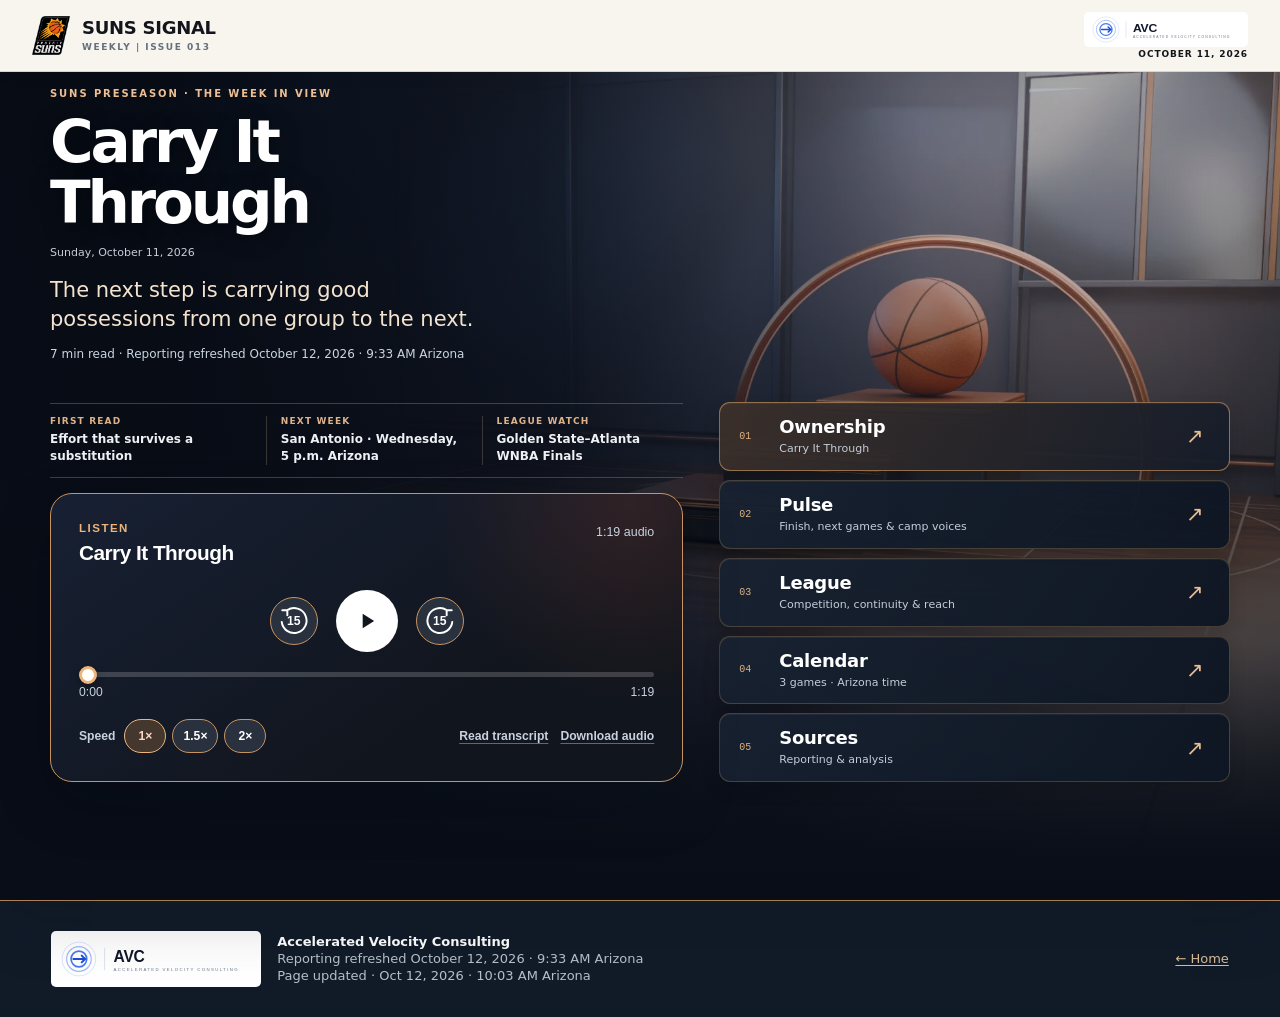
<file: issue-013/index.html>
<!doctype html>
<html lang="en">
<head>
  <meta charset="utf-8">
  <meta name="viewport" content="width=device-width, initial-scale=1">
  <title>Suns Signal 013 | Carry It Through</title>
  <meta name="description" content="Phoenix holds on, 102–98. The finish, next three games, camp voices and the ownership question behind a changing lineup.">
  <meta name="robots" content="noindex,nofollow">
  <link rel="canonical" href="https://meltckr.github.io/suns-signal-005-permission-to-run/issue-013/">
  <meta property="og:type" content="article">
  <meta property="og:site_name" content="Suns Signal">
  <meta property="article:published_time" content="2026-10-11T00:00:00-07:00">
  <meta property="article:modified_time" content="2026-10-12T10:03:51.939355-07:00">
  <meta property="og:title" content="Suns Signal 013 | Carry It Through">
  <meta property="og:description" content="Phoenix holds on, 102–98. The finish, next three games, camp voices and the ownership question behind a changing lineup.">
  <meta property="og:url" content="https://meltckr.github.io/suns-signal-005-permission-to-run/issue-013/">
  <meta name="twitter:card" content="summary_large_image">
  <meta name="twitter:title" content="Suns Signal 013 | Carry It Through">
  <meta name="twitter:description" content="Phoenix holds on, 102–98. The finish, next three games, camp voices and the ownership question behind a changing lineup.">
  <script type="application/ld+json">{"@context": "https://schema.org", "@type": "Article", "headline": "Carry It Through", "datePublished": "2026-10-11", "mainEntityOfPage": "https://meltckr.github.io/suns-signal-005-permission-to-run/issue-013/", "image": "https://meltckr.github.io/suns-signal-005-permission-to-run/issue-013/assets/og-suns-signal-013-win-close-v3.png", "dateModified": "2026-10-12T10:03:51.939355-07:00"}</script>
  <link rel="stylesheet" href="base.css?v=013-base-v1">
  <link rel="stylesheet" href="styles.css?v=013-v2">
  <link rel="stylesheet" href="depth.css?v=013-depth-v2">
  <link rel="stylesheet" href="premium.css?v=013-premium-v2">
  <link rel="stylesheet" href="hub.css?v=013-hub-v5">
  <link rel="stylesheet" href="calendar.css?v=013-calendar-v1">
  <script type="module" src="hub.js?v=013-hub-v4"></script>
  <link rel="stylesheet" href="edition.css?v=013-pulse-voices-v1"><script type="module" src="edition.js"></script><script type="module" src="audio-player.js?v=013-player-v1"></script><meta property="og:image" content="https://meltckr.github.io/suns-signal-005-permission-to-run/issue-013/assets/og-suns-signal-013-win-close-v3.png"><meta property="og:image:secure_url" content="https://meltckr.github.io/suns-signal-005-permission-to-run/issue-013/assets/og-suns-signal-013-win-close-v3.png"><meta property="og:image:type" content="image/png"><meta property="og:image:width" content="1200"><meta property="og:image:height" content="630"><meta property="og:image:alt" content="Carry It Through. Suns Signal 013. Phoenix holds on, 102–98, over the series’ original Blender court-room still."><meta name="twitter:image" content="https://meltckr.github.io/suns-signal-005-permission-to-run/issue-013/assets/og-suns-signal-013-win-close-v3.png"><meta name="twitter:image:alt" content="Carry It Through. Suns Signal 013. Phoenix holds on, 102–98, over the series’ original Blender court-room still."></head>
<body data-issue-number="013" data-issue-title="Carry It Through" data-production-schema="suns-signal.v1" data-release-build="013-v4-final-proof-og-v3">
<header class="site-header">
  <a class="series-brand" href="#hub" aria-label="Suns Signal home"><img src="../assets/teams/suns/phoenix-suns-logo.png" alt="Phoenix Suns logo"><span><strong>Suns Signal</strong><em>Weekly | Issue 013</em></span></a>
  <div class="edition"><span class="avc-provenance"><img src="../assets/brand/logos/AVC-logo-horizontal-light.svg" alt="Accelerated Velocity Consulting"></span><strong>October 11, 2026</strong></div>
  <nav class="section-toolbar" aria-label="Section navigation" hidden><span class="current-section">Ownership</span><a href="?review=all" data-listen-link>Full edition</a><a href="#hub" class="home-link">← Home</a></nav>
</header>
<div class="reading-progress" aria-hidden="true"><span></span></div><main id="top">
  <section id="hub" class="hero issue-nine-hero command-deck" aria-label="Issue 013 command deck">
    <picture class="hero-picture">
      <source media="(max-width:760px)" srcset="assets/signal-room-013-mobile.webp" width="900" height="1100">
      <img class="hero-art" src="assets/signal-room-013-desktop.webp" width="1920" height="1200" fetchpriority="high" alt="Established Suns Signal Blender court room with warm lighting and a basketball, reused from the series assets.">
    </source></picture>
    <div class="hero-overlay"></div>
    <div class="hub-layout">
      <div class="hub-intro">
        <p class="kicker">Suns preseason · The week in view</p>
        <h1 tabindex="-1">Carry It Through</h1>
        <p class="hub-byline">Sunday, October 11, 2026</p>
      <p class="issue-takeaway">The next step is carrying good possessions from one group to the next.</p><p class="readtime">7 min read · Reporting refreshed October 12, 2026 · 9:33 AM Arizona</p></div>
      <div class="decision-strip" aria-label="Ownership signals"><div><span>First read</span><strong>Effort that survives a substitution</strong></div><div><span>Next week</span><strong>San Antonio · Wednesday, 5 p.m. Arizona</strong></div><div><span>League watch</span><strong>Golden State–Atlanta WNBA Finals</strong></div></div><section class="signal-audio" aria-label="Audio brief"><avc-audio-player src="audio/suns-signal-013-narration-v4.mp3" title="Carry It Through" eyebrow="Listen" transcript="content/audio-brief-transcript.txt" download=""></avc-audio-player></section><nav class="hub-tiles" aria-label="Explore this edition">
        <a href="#ownership" data-hub-tile="ownership"><span class="tile-number">01</span><span><strong>Ownership</strong><small>Carry It Through</small></span><span class="tile-arrow" aria-hidden="true">↗</span></a>
        <a href="#pulse" data-hub-tile="pulse"><span class="tile-number">02</span><span><strong>Pulse</strong><small>Finish, next games &amp; camp voices</small></span><span class="tile-arrow" aria-hidden="true">↗</span></a>
        <a href="#league" data-hub-tile="league"><span class="tile-number">03</span><span><strong>League</strong><small>Competition, continuity &amp; reach</small></span><span class="tile-arrow" aria-hidden="true">↗</span></a>
        <a href="#calendar" data-hub-tile="calendar"><span class="tile-number">04</span><span><strong>Calendar</strong><small>3 games · Arizona time</small></span><span class="tile-arrow" aria-hidden="true">↗</span></a>
        <a href="#sources" data-hub-tile="sources"><span class="tile-number">05</span><span><strong>Sources</strong><small>Reporting &amp; analysis</small></span><span class="tile-arrow" aria-hidden="true">↗</span></a>
      </nav>
    </div>
  </section>

  <div id="ownership" class="section-view ownership-view" data-section-view="ownership"><section class="newsletter-body"><aside class="left-rail"><p>Carry It Through · Sunday, October 11, 2026</p><p>Reporting refreshed October 12, 2026 · 9:33 AM Arizona</p></aside><article class="story feature-copy"><span class="source-tag">01 · Ownership</span><h2>Carry It Through</h2><p>Jordan Goodwin needed only a few minutes in Detroit to show what an extra possession can look like. He collected three offensive rebounds in his first three minutes. A guard kept giving Phoenix another chance.<a href="https://www.brightsideofthesun.com/suns-game/111061/suns-preseason-opener-pistons-turnovers-jordan-goodwin-khaman-maluach"> [Voita · Detroit, Oct. 5]</a></p><p>The ownership question I would keep in view is how much of that good play belongs to a particular group, and how much carries over when the group changes.</p><p>In Chicago’s first quarter, Phoenix forced back-to-back turnovers, capped by Ryan Dunn forcing an eight-second violation. Different actions, the same benefit: making the opponent work before Phoenix had to create a shot.<a href="https://www.brightsideofthesun.com/suns-game/111202/bulls-preseason-loss-dillon-brooks-turnovers-miles-bridges-ankle-injury"> [Bowser · Chicago game, Oct. 7]</a></p><p>Phoenix lost 109–107 in Detroit and 124–117 in Chicago after leading by 19 and 15. In Detroit, the starters finished their night at halftime; the players who followed had to sustain the lead against an opponent still using much of its starting group. The later stretches gave Jordan Ott evidence about where that continuity still breaks down.<a href="https://www.brightsideofthesun.com/suns-game/111061/suns-preseason-opener-pistons-turnovers-jordan-goodwin-khaman-maluach"> [Voita · Detroit, Oct. 5]</a><a href="https://www.brightsideofthesun.com/suns-game/111202/bulls-preseason-loss-dillon-brooks-turnovers-miles-bridges-ankle-injury"> [Bowser · Chicago game, Oct. 7]</a></p><p>Saturday’s 102–98 win put that question into the final possessions: Phoenix led 102–90 with 1:44 left, then San Antonio scored the last eight, including two three-pointers by San Antonio’s Brown. Goodwin’s extra chances and Dunn’s pressure remain the spine; carrying those gains through the closing stretch is what makes them dependable.<a href="https://www.nba.com/game/sas-vs-phx-0012600039/play-by-play"> [NBA · Saturday closing sequence]</a></p><p>As the remaining preseason games arrive, I would follow what happens just after a substitution and just after a mistake. Does the next group continue making the opponent work? Does a lost possession turn into several, or does the team recover its attention on the next trip?</p><p>Phoenix has already shown players who can improve a possession through their effort. Carrying that contribution from one group to the next would make the team easier to trust over a full night.</p><a href="#pulse" class="next-section">Next · Suns Weekly Pulse →</a></article></section></div>

  <div id="pulse" class="section-view story" data-section-view="pulse"><section id="pulse" class="scoreboard-section reception-ledger"><span class="source-tag">02 · Suns Weekly Pulse</span><h2>The finish and the week ahead</h2><div class="scoreboard-grid pulse-updates"><article><time datetime="2026-10-10">Official · Oct. 10</time><h3>Saturday’s finish</h3><p>Phoenix led San Antonio 102–90 with 1:44 left.</p><p>The Spurs scored the final eight, including two three-pointers by San Antonio’s Brown.</p><p>Phoenix held on, 102–98.<a href="https://www.nba.com/game/sas-vs-phx-0012600039/play-by-play"> [NBA · Saturday closing sequence]</a></p></article><article><time datetime="2026-10-12">Official · Checked Oct. 12</time><h3>Next three games · Arizona time</h3><p>Wed, Oct. 14 · at San Antonio · 5 p.m.</p><p>Fri, Oct. 16 · vs. Utah · 7 p.m.</p><p>Wed, Oct. 21 · at Portland · 7 p.m. · Regular-season opener<a href="https://www.nba.com/team/1610612756/schedule"> [NBA · Suns schedule]</a></p></article><article><time datetime="2026-10-10">Reported · Oct. 10</time><h3>Booker and Bridges · Wednesday watch</h3><p>Devin Booker rested Saturday; Miles Bridges sat out with an ankle injury. Their status for Wednesday in San Antonio is unconfirmed.<a href="https://www.nba.com/player/1626164/devin-booker"> [NBA/RotoWire · Booker]</a><a href="https://www.nba.com/player/1628970/miles-bridges"> [NBA/RotoWire · Bridges]</a></p></article><article><time datetime="2026-10-12">Official · Checked Oct. 12</time><h3>Mercury league watch · WNBA Finals</h3><p>The Golden State Valkyries and Atlanta Dream open the best-of-seven WNBA Finals on October 17. For Mercury ownership, watch how the finalists adjust their rotations against the same opponent.<a href="https://www.wnba.com/playoffs/2026"> [WNBA · 2026 playoff bracket]</a></p></article><article><time datetime="2026-10-12">Analysis · Checked Oct. 12</time><h3>Carry forward after the next substitution</h3><p>Jordan Goodwin’s offensive rebounds in Detroit and Ryan Dunn’s eight-second pressure sequence in Chicago gave Phoenix extra chances. After the next substitution, watch the second chances, ball pressure and whether a stop leads to a controlled possession.<a href="https://www.brightsideofthesun.com/suns-game/111061/suns-preseason-opener-pistons-turnovers-jordan-goodwin-khaman-maluach"> [Voita · Detroit, Oct. 5]</a><a href="https://www.brightsideofthesun.com/suns-game/111202/bulls-preseason-loss-dillon-brooks-turnovers-miles-bridges-ankle-injury"> [Bowser · Chicago game, Oct. 7]</a></p></article></div><h2 id="voices-heading">Voices from camp</h2><div class="scoreboard-grid camp-voices" aria-labelledby="voices-heading"><article><time datetime="2026-10-04">Camp · published Oct. 4 Arizona</time><h3>Jordan Ott</h3><span>Suns head coach</span><p class="voice-quote">“We liked it and we're going to continue doubling down”</p><p>Full-court pressure: watch whether the next group sustains it.<a href="https://www.nba.com/suns/news/5-observations-from-suns-training-camp"> [Suns · Training camp]</a></p></article><article><time datetime="2026-10-05">Oct. 5 postgame · reported Oct. 6</time><h3>Oso Ighodaro</h3><span>Suns center</span><p class="voice-quote">“Whoever starts, whoever doesn't, we'll come in and impact the game”</p><p>On competing with Maluach for the start. Watch what each center’s group carries forward.<a href="https://www.si.com/nba/suns/onsi/3-key-takeaways-phoenix-suns-preseason-opener-detroit-pistons"> [Suns on SI · Brendan Mau, Oct. 6]</a></p></article><article><time datetime="2026-10-11">Reported Oct. 11</time><h3>Luke Kennard</h3><span>Suns guard</span><p class="voice-quote">“There's a lot of just freedom of movement out there”</p><p>On his fit in the offense. Watch whether the movement survives the next lineup change.<a href="https://www.si.com/nba/suns/onsi/suns-luke-kennard-shows-impact-impressive-preseason-performance"> [Suns on SI · Brendan Mau, Oct. 11]</a></p></article><article><time datetime="2026-10-10">Oct. 10 postgame · reported Oct. 11</time><h3>Jordan Ott</h3><span>Suns head coach</span><p class="voice-quote">“We need 48 minutes of great five-man play.”</p><p>On Maluach and center depth. Watch whether each center’s group rebounds and limits turnovers.<a href="https://www.si.com/nba/suns/onsi/3-biggest-takeaways-from-phoenix-suns-preseason-win-san-antonio-spurs"> [Suns on SI · Donnie Druin, Oct. 11]</a></p></article><article><time datetime="2026-10-10">Reported Oct. 10</time><h3>Jalen Green</h3><span>Suns guard</span><p class="voice-quote">“Get into the paint, draw two, make the right read.”</p><p>His stated approach offers a useful check: when he draws help, does Phoenix find the next good shot?<a href="https://www.brightsideofthesun.com/suns-fantables/111342/inside-the-suns-preseason-observations-surprises-whos-not-on-first-or-second-units"> [Bright Side · Rod Argent, Oct. 10]</a></p></article><article><time datetime="2026-10-08">Published Oct. 8</time><h3>Mark Bowser</h3><span>Local writer · analysis</span><p class="voice-quote">“I see it also as a loss of focus.”</p><p>His Chicago turnover assessment. Watch whether Phoenix restores its attention on the next trip after a mistake.<a href="https://www.brightsideofthesun.com/suns-game/111202/bulls-preseason-loss-dillon-brooks-turnovers-miles-bridges-ankle-injury"> [Bowser · Chicago game, Oct. 7]</a></p></article><article><time datetime="2026-10-08">Published Oct. 8</time><h3>Nekias Duncan</h3><span>National writer · analysis</span><p class="voice-quote">“I'm slightly underwhelmed by the collective passing ability on the roster.”</p><p>His concern is team passing. The next test comes when a stronger defense takes away Phoenix’s first option.<a href="https://sports.yahoo.com/nba/article/2026-27-nba-season-preview-lakers-suns-clippers-warriors-kings-pacific-division-211838517.html"> [Yahoo Sports · Nekias Duncan, Oct. 8]</a></p></article></div></section></div>

  <div class="section-view story" data-section-view="league"><section id="league" class="scoreboard-section reception-ledger"><span class="source-tag">03 · Around The League</span><h2>Competition, continuity &amp; reach</h2><h3>Official · WNBA Finals are set</h3><p>Golden State and Atlanta each swept their semifinal, 3–0. Their best-of-seven Finals begin October 17. For a two-franchise owner, the longer series offers a timely view of how the league’s last two teams respond to repeated adjustments.<a href="https://www.wnba.com/playoffs/2026"> [WNBA · 2026 playoff bracket]</a></p><h3>Reported · Podziemski extension terms</h3><p>Golden State signed Brandin Podziemski to an extension; NBA.com reported five years and $110 million. Keeping a developing contributor gives ownership another example of how a contender balances continuity with its next generation.<a href="https://www.nba.com/news/brandin-podziemski-warriors-extension-october-2026"> [NBA.com · Podziemski extension]</a></p><h3>Official · Memphis’ center depth gets tested</h3><p>Isaiah Stewart will be reevaluated in two weeks after a moderate left ankle sprain. Memphis now has an early test of how its preparation holds up when availability changes.<a href="https://www.nba.com/news/grizzlies-center-isaiah-stewart-out-2-weeks-with-ankle-sprain"> [Grizzlies · Stewart update]</a></p><h3>Official · Preseason reaches Macao</h3><p>Dallas and Houston’s China Games put preseason on an international stage. The ownership interest extends to the relationship built with fans in another market.<a href="https://www.nba.com/news/starting-5-october-7-2026"> [NBA · China Games]</a></p><h3>Official · The roster deadline approaches</h3><p>Opening-day rosters are due October 19; the NBA season starts October 20. The calendar compresses the remaining evaluation work and turns camp observations into decisions.<a href="https://www.nba.com/news/key-dates"> [NBA · 2026–27 key dates]</a></p></section></div>

  <div class="section-view story" data-section-view="calendar"><section id="calendar" class="scoreboard-section reception-ledger"><span class="source-tag">04 · Calendar Ahead</span><h2>Upcoming · Arizona time</h2><div class="game-strip"><article><time datetime="2026-10-14"><span>Wed · Oct</span><strong>14</strong></time><div><h3>at San Antonio</h3><p>5 p.m. Arizona</p><a href="https://www.nba.com/team/1610612756/schedule">Official schedule ↗</a></div></article><article><time datetime="2026-10-16"><span>Fri · Oct</span><strong>16</strong></time><div><h3>vs. Utah</h3><p>7 p.m. Arizona</p><a href="https://www.nba.com/team/1610612756/schedule">Official schedule ↗</a></div></article><article><time datetime="2026-10-21"><span>Wed · Oct</span><strong>21</strong></time><div><h3>at Portland · Regular-season opener</h3><p>7 p.m. Arizona</p><a href="https://www.nba.com/team/1610612756/schedule">Official schedule ↗</a></div></article></div></section></div>

  <div class="section-view story" data-section-view="sources"><section id="sources" class="source-ledger"><span class="source-tag">05 · Source Ledger</span><h2>Reporting &amp; analysis</h2><details class="source-detail" open=""><summary><a href="https://www.brightsideofthesun.com/suns-game/111061/suns-preseason-opener-pistons-turnovers-jordan-goodwin-khaman-maluach">Voita · Detroit, Oct. 5</a></summary><p>Goodwin’s early offensive rebounds; Detroit result, 19-point lead and lineup context. Ownership interpretation is AVC analysis. · Reported</p><p>Checked Oct. 12, 2026 · 9:12 AM Arizona</p></details><details class="source-detail" open=""><summary><a href="https://www.brightsideofthesun.com/suns-game/111202/bulls-preseason-loss-dillon-brooks-turnovers-miles-bridges-ankle-injury">Bowser · Chicago game, Oct. 7</a></summary><p>Chicago result, 15-point lead and Dunn’s pressure sequence. Dunn’s role is the writer’s observation; the official log records the eight-second team violation. Bowser’s focus assessment is attributed analysis. · Reported</p><p>Checked Oct. 12, 2026 · 9:12 AM Arizona</p></details><details class="source-detail" open=""><summary><a href="https://www.nba.com/game/phx-vs-det-0012600022/play-by-play">NBA · Detroit play-by-play</a></summary><p>Goodwin’s first three offensive rebounds occurred within 2:50 of entering the game. · Official</p><p>Checked Oct. 12, 2026 · 9:12 AM Arizona</p></details><details class="source-detail" open=""><summary><a href="https://www.nba.com/game/phx-vs-chi-0012600030/play-by-play">NBA · Chicago play-by-play</a></summary><p>Back-to-back first-quarter turnovers, including an eight-second team violation. · Official</p><p>Checked Oct. 12, 2026 · 9:12 AM Arizona</p></details><details class="source-detail" open=""><summary><a href="https://www.nba.com/game/sas-vs-phx-0012600039/play-by-play">NBA · Saturday closing sequence</a></summary><p>102–90 at 1:44; San Antonio scored the final eight, including two three-pointers by Brown; Phoenix won 102–98. · Official</p><p>Checked Oct. 12, 2026 · 9:04 AM Arizona</p></details><details class="source-detail" open=""><summary><a href="https://www.nba.com/team/1610612756/schedule">NBA · Suns schedule</a></summary><p>October 14 at San Antonio, October 16 vs. Utah and October 21 at Portland. Tip times converted from Eastern to Arizona time. · Official</p><p>Checked Oct. 12, 2026 · 9:04 AM Arizona</p></details><details class="source-detail" open=""><summary><a href="https://www.nba.com/player/1626164/devin-booker">NBA/RotoWire · Booker</a></summary><p>Rest against San Antonio on October 10; Wednesday’s status unconfirmed. The official box score lists inactive by coach’s decision. · Reported</p><p>Checked Oct. 12, 2026 · 9:04 AM Arizona</p></details><details class="source-detail" open=""><summary><a href="https://www.nba.com/player/1628970/miles-bridges">NBA/RotoWire · Bridges</a></summary><p>Ankle-related absence against San Antonio on October 10; Wednesday’s status unconfirmed. The official box score lists inactive by coach’s decision. · Reported</p><p>Checked Oct. 12, 2026 · 9:04 AM Arizona</p></details><details class="source-detail" open=""><summary><a href="https://www.wnba.com/playoffs/2026">WNBA · 2026 playoff bracket</a></summary><p>Valkyries and Dream semifinal sweeps; October 17 Finals start and best-of-seven format. Ownership watch is AVC analysis. · Official</p><p>Checked Oct. 12, 2026 · 9:04 AM Arizona</p></details><details class="source-detail" open=""><summary><a href="https://www.nba.com/news/brandin-podziemski-warriors-extension-october-2026">NBA.com · Podziemski extension</a></summary><p>Signed extension; five years and $110 million are reported terms. · Reported</p><p>Checked Oct. 12, 2026 · 9:12 AM Arizona</p></details><details class="source-detail" open=""><summary><a href="https://www.nba.com/news/grizzlies-center-isaiah-stewart-out-2-weeks-with-ankle-sprain">Grizzlies · Stewart update</a></summary><p>Moderate left ankle sprain; reevaluation in two weeks. · Official</p><p>Checked Oct. 12, 2026 · 9:12 AM Arizona</p></details><details class="source-detail" open=""><summary><a href="https://www.nba.com/news/starting-5-october-7-2026">NBA · China Games</a></summary><p>Dallas–Houston preseason games in Macao. Market context is AVC analysis. · Official</p><p>Checked Oct. 12, 2026 · 9:12 AM Arizona</p></details><details class="source-detail" open=""><summary><a href="https://www.nba.com/news/key-dates">NBA · 2026–27 key dates</a></summary><p>October 19 opening-day roster deadline; October 20 regular-season start. · Official</p><p>Checked Oct. 12, 2026 · 9:12 AM Arizona</p></details><details class="source-detail" open=""><summary><a href="https://www.nba.com/suns/news/5-observations-from-suns-training-camp">Suns · Training camp</a></summary><p>Full-court pressure. · Official</p><p>Checked Oct. 12, 2026 · 9:19 AM Arizona</p></details><details class="source-detail" open=""><summary><a href="https://www.si.com/nba/suns/onsi/3-key-takeaways-phoenix-suns-preseason-opener-detroit-pistons">Suns on SI · Brendan Mau, Oct. 6</a></summary><p>Ighodaro’s October 5 postgame comment on the center competition with Maluach. · Reported</p><p>Checked Oct. 12, 2026 · 9:19 AM Arizona</p></details><details class="source-detail" open=""><summary><a href="https://www.si.com/nba/suns/onsi/suns-luke-kennard-shows-impact-impressive-preseason-performance">Suns on SI · Brendan Mau, Oct. 11</a></summary><p>Kennard’s comment on offensive movement and fit. Publication date used; the article does not explicitly date this statement. · Reported</p><p>Checked Oct. 12, 2026 · 9:19 AM Arizona</p></details><details class="source-detail" open=""><summary><a href="https://www.si.com/nba/suns/onsi/3-biggest-takeaways-from-phoenix-suns-preseason-win-san-antonio-spurs">Suns on SI · Donnie Druin, Oct. 11</a></summary><p>Ott’s October 10 postgame comment on five-man play, Maluach and center depth. · Reported</p><p>Checked Oct. 12, 2026 · 9:19 AM Arizona</p></details><details class="source-detail" open=""><summary><a href="https://www.brightsideofthesun.com/suns-fantables/111342/inside-the-suns-preseason-observations-surprises-whos-not-on-first-or-second-units">Bright Side · Rod Argent, Oct. 10</a></summary><p>Green’s playmaking comment; publication date used because the compilation does not establish when he spoke. · Reported</p><p>Checked Oct. 12, 2026 · 9:19 AM Arizona</p></details><details class="source-detail" open=""><summary><a href="https://sports.yahoo.com/nba/article/2026-27-nba-season-preview-lakers-suns-clippers-warriors-kings-pacific-division-211838517.html">Yahoo Sports · Nekias Duncan, Oct. 8</a></summary><p>Duncan’s Pacific Division preview questions the roster’s collective passing. This is his attributed assessment. · Analysis</p><p>Checked Oct. 12, 2026 · 9:19 AM Arizona</p></details><p class="count-note">Reporting refreshed October 12, 2026 · 9:33 AM Arizona</p></section></div>
</main>
<footer class="site-footer"><img src="../assets/brand/logos/AVC-logo-horizontal-light.svg" alt="Accelerated Velocity Consulting"><div><strong>Accelerated Velocity Consulting</strong><span>Reporting refreshed October 12, 2026 · 9:33 AM Arizona</span><span id="release-build-stamp">Page updated · Oct 12, 2026 · 10:03 AM Arizona</span></div><a href="#hub">← Home</a></footer>
</body>
</html>
</file>
<file: styles.css>
:root {
  --ink: #12151b;
  --paper: #f7f3ec;
  --muted: #65707d;
  --line: rgba(18, 21, 27, 0.14);
  --charcoal: #141820;
  --charcoal-2: #202530;
  --copper: #d46a2c;
  --ember: #f19843;
  --teal: #27c8c2;
  --violet: #6c65b8;
  --blue: #2563eb;
  --white: #ffffff;
  --max: 1180px;
}

* {
  box-sizing: border-box;
}

html {
  scroll-behavior: smooth;
}

body {
  margin: 0;
  font-family: Inter, ui-sans-serif, system-ui, -apple-system, BlinkMacSystemFont, "Segoe UI", sans-serif;
  color: var(--ink);
  background: var(--paper);
  letter-spacing: 0;
}

a {
  color: inherit;
  text-decoration-thickness: 1px;
  text-underline-offset: 0.18em;
}

.site-header {
  position: sticky;
  top: 0;
  z-index: 20;
  min-height: 76px;
  display: flex;
  align-items: center;
  justify-content: space-between;
  gap: 24px;
  padding: 12px clamp(18px, 4vw, 54px);
  border-bottom: 1px solid var(--line);
  background: rgba(247, 243, 236, 0.94);
  backdrop-filter: blur(16px);
}

.series-brand {
  display: inline-flex;
  align-items: center;
  gap: 12px;
  text-decoration: none;
}

.series-brand img {
  width: 42px;
  height: auto;
}

.series-brand span {
  display: flex;
  flex-direction: column;
  gap: 1px;
}

.series-brand strong {
  color: var(--ink);
  font-size: 18px;
  line-height: 1;
  text-transform: uppercase;
  letter-spacing: 0.04em;
}

.series-brand em {
  color: var(--muted);
  font-size: 11px;
  font-style: normal;
  font-weight: 800;
  text-transform: uppercase;
  letter-spacing: 0.12em;
}

.edition {
  display: flex;
  align-items: flex-end;
  flex-direction: column;
  gap: 2px;
  color: var(--muted);
  font-size: 12px;
  text-transform: uppercase;
  letter-spacing: 0.08em;
  white-space: nowrap;
}

.edition strong {
  color: var(--ink);
  font-size: 13px;
}

.avc-provenance {
  display: inline-flex;
  align-items: center;
  gap: 8px;
  color: rgba(101, 112, 125, 0.76);
  font-size: 10px;
  letter-spacing: 0.12em;
}

.avc-provenance img {
  width: 94px;
  height: auto;
  opacity: 0.58;
  filter: grayscale(0.2);
}

.hero {
  position: relative;
  min-height: clamp(610px, 86vh, 780px);
  display: grid;
  align-items: end;
  overflow: hidden;
  color: var(--white);
  background: var(--charcoal);
}

.hero-art,
.hero-overlay {
  position: absolute;
  inset: 0;
  width: 100%;
  height: 100%;
}

.hero-art {
  object-fit: cover;
  object-position: center 58%;
  opacity: 0.92;
}

.hero-overlay {
  background:
    linear-gradient(90deg, rgba(12, 14, 19, 0.88), rgba(12, 14, 19, 0.52) 46%, rgba(12, 14, 19, 0.12)),
    linear-gradient(0deg, rgba(12, 14, 19, 0.88), rgba(12, 14, 19, 0.08) 58%);
}

.hero-copy {
  position: relative;
  width: min(980px, calc(100% - 36px));
  margin: 0 auto;
  padding: 0 0 clamp(64px, 10vh, 104px);
}

.series-row {
  display: flex;
  align-items: center;
  justify-content: space-between;
  gap: 24px;
  max-width: 820px;
  margin-bottom: 12px;
}

.suns-context-logo {
  width: clamp(64px, 8vw, 96px);
  height: auto;
  padding: 8px;
  border: 1px solid rgba(255, 255, 255, 0.22);
  border-radius: 8px;
  background: rgba(255, 255, 255, 0.08);
  box-shadow: 0 14px 34px rgba(0, 0, 0, 0.25);
}

.enshrinement-callout {
  width: fit-content;
  max-width: 820px;
  display: grid;
  gap: 3px;
  margin: 0 0 22px;
  padding: 13px 16px;
  border-left: 5px solid var(--ember);
  background: rgba(12, 14, 19, 0.72);
  box-shadow: 0 12px 32px rgba(0, 0, 0, 0.22);
}

.enshrinement-callout span,
.enshrinement-callout em {
  color: rgba(255, 255, 255, 0.72);
  font-size: 10px;
  font-style: normal;
  font-weight: 850;
  line-height: 1.35;
  text-transform: uppercase;
  letter-spacing: 0.11em;
}

.enshrinement-callout strong {
  color: var(--white);
  font-size: clamp(20px, 3vw, 30px);
  line-height: 1.05;
}

.kicker,
.label,
.source-tag {
  margin: 0;
  color: var(--ember);
  font-weight: 800;
  font-size: 12px;
  line-height: 1.2;
  text-transform: uppercase;
  letter-spacing: 0.12em;
}

h1,
h2,
h3,
p {
  margin-top: 0;
}

h1 {
  max-width: 780px;
  margin-bottom: 18px;
  font-size: clamp(56px, 10vw, 124px);
  line-height: 0.92;
  letter-spacing: 0;
}

.dek {
  max-width: 700px;
  margin-bottom: 28px;
  color: rgba(255, 255, 255, 0.88);
  font-size: clamp(18px, 2.2vw, 25px);
  line-height: 1.35;
}

.issue-system {
  display: flex;
  flex-wrap: wrap;
  gap: 8px;
  max-width: 820px;
  margin: 0 0 18px;
}

.issue-system span {
  min-height: 32px;
  display: inline-flex;
  align-items: center;
  padding: 7px 10px;
  border: 1px solid rgba(255, 255, 255, 0.22);
  background: rgba(255, 255, 255, 0.1);
  color: rgba(255, 255, 255, 0.84);
  font-size: 11px;
  font-weight: 900;
  text-transform: uppercase;
  letter-spacing: 0.1em;
}

.hero-meta {
  display: flex;
  flex-wrap: wrap;
  gap: 10px;
}

.hero-meta span {
  min-height: 38px;
  display: inline-flex;
  align-items: center;
  border: 1px solid rgba(255, 255, 255, 0.28);
  padding: 9px 12px;
  background: rgba(255, 255, 255, 0.08);
  color: rgba(255, 255, 255, 0.92);
  font-size: 13px;
  font-weight: 800;
}

.signal-audio {
  position: relative;
  z-index: 8;
  width: min(var(--max), calc(100% - 36px));
  margin: -34px auto 0;
}

.audio-player {
  position: relative;
  overflow: hidden;
  display: grid;
  grid-template-columns: minmax(230px, 0.72fr) minmax(0, 1.28fr) auto;
  align-items: center;
  gap: 20px;
  padding: clamp(22px, 4vw, 30px);
  border: 1px solid rgba(39, 200, 194, 0.46);
  border-radius: 8px;
  color: var(--white);
  background:
    linear-gradient(135deg, rgba(39, 200, 194, 0.16), rgba(20, 24, 32, 0.98) 38%, rgba(108, 101, 184, 0.16));
  box-shadow:
    0 0 0 1px rgba(39, 200, 194, 0.08),
    0 20px 58px rgba(18, 21, 27, 0.24),
    0 0 34px rgba(39, 200, 194, 0.16);
  animation: signal-audio-glow 4.6s ease-in-out infinite;
}

.audio-player::after {
  content: "";
  position: absolute;
  z-index: 2;
  inset: 0 0 auto;
  height: 4px;
  background: linear-gradient(90deg, var(--teal), var(--ember), var(--copper), var(--violet), var(--teal));
  background-size: 300% 100%;
  animation: signal-audio-flow 5s linear infinite;
}

.audio-copy,
.audio-main,
.audio-speed,
.audio-note,
.audio-transcript,
.audio-player audio {
  position: relative;
  z-index: 3;
}

.audio-copy span {
  display: block;
  color: var(--ember);
  font-size: 10px;
  font-weight: 900;
  text-transform: uppercase;
  letter-spacing: 0.15em;
}

.audio-copy h2 {
  margin: 7px 0 0;
  color: var(--white);
  font-size: clamp(22px, 3vw, 29px);
  line-height: 1.05;
  letter-spacing: -0.025em;
}

.audio-copy h2 em {
  display: block;
  margin-top: 8px;
  color: rgba(255, 255, 255, 0.62);
  font-size: 12px;
  font-style: normal;
  font-weight: 800;
  line-height: 1.3;
  text-transform: uppercase;
  letter-spacing: 0.08em;
}

.audio-main {
  display: grid;
  grid-template-columns: auto auto minmax(180px, 1fr) auto;
  align-items: center;
  gap: 10px;
}

.audio-button {
  width: 42px;
  height: 42px;
  border: 1px solid rgba(255, 255, 255, 0.2);
  border-radius: 50%;
  background: rgba(255, 255, 255, 0.07);
  color: var(--white);
  font: inherit;
  font-size: 12px;
  font-weight: 900;
  cursor: pointer;
}

.audio-button.play {
  width: 52px;
  height: 52px;
  border-color: var(--teal);
  background: var(--teal);
  color: #071514;
  font-size: 18px;
}

.audio-button:hover:not(:disabled),
.audio-button:focus-visible:not(:disabled) {
  border-color: var(--ember);
}

.audio-button:disabled,
.audio-speed:disabled,
.audio-timeline input:disabled {
  cursor: not-allowed;
  opacity: 0.44;
}

.audio-timeline {
  display: grid;
  grid-template-columns: auto minmax(120px, 1fr) auto;
  align-items: center;
  gap: 9px;
}

.audio-timeline span {
  color: rgba(255, 255, 255, 0.58);
  font-size: 10px;
  font-variant-numeric: tabular-nums;
}

.audio-timeline input {
  width: 100%;
  accent-color: var(--teal);
}

.audio-speed {
  border: 1px solid rgba(255, 255, 255, 0.2);
  border-radius: 5px;
  padding: 9px 10px;
  color: var(--white);
  background: rgba(255, 255, 255, 0.07);
  font: inherit;
  font-size: 11px;
  font-weight: 850;
}

.audio-note {
  grid-column: 2 / 4;
  margin: -11px 0 0;
  color: rgba(255, 255, 255, 0.5);
  font-size: 11px;
}

.audio-transcript {
  grid-column: 1 / -1;
  padding-top: 16px;
  border-top: 1px solid rgba(255, 255, 255, 0.11);
  color: rgba(255, 255, 255, 0.68);
  font-size: 13px;
  line-height: 1.65;
}

.audio-transcript summary {
  width: fit-content;
  color: var(--teal);
  font-weight: 850;
  cursor: pointer;
}

.audio-transcript-copy {
  max-width: 830px;
  padding-top: 16px;
}

.audio-transcript-copy p {
  margin-bottom: 14px;
}

.audio-player audio {
  position: absolute;
  width: 1px;
  height: 1px;
  opacity: 0;
  pointer-events: none;
}

.audio-button:focus-visible,
.audio-speed:focus-visible,
.audio-timeline input:focus-visible,
.audio-transcript summary:focus-visible {
  outline: 2px solid var(--ember);
  outline-offset: 3px;
}

@keyframes signal-audio-glow {
  50% {
    border-color: rgba(241, 152, 67, 0.62);
    box-shadow:
      0 0 0 2px rgba(39, 200, 194, 0.2),
      0 20px 58px rgba(18, 21, 27, 0.26),
      0 0 50px rgba(39, 200, 194, 0.28);
  }
}

@keyframes signal-audio-flow {
  to {
    background-position: 300% 0;
  }
}

.rail-block p,
.story p,
.story li {
  color: #313843;
  font-size: 16px;
  line-height: 1.65;
}

.top-brief {
  width: min(var(--max), calc(100% - 36px));
  margin: clamp(30px, 5vw, 56px) auto 0;
  display: grid;
  grid-template-columns: minmax(0, 1.12fr) minmax(320px, 0.88fr);
  gap: 16px;
}

.glance-panel {
  padding: clamp(24px, 4vw, 36px);
  border: 1px solid var(--line);
  border-radius: 8px;
  background: rgba(255, 255, 255, 0.72);
}

.glance-panel h2 {
  margin: 10px 0 18px;
  font-size: clamp(30px, 4vw, 44px);
  line-height: 1.02;
}

.glance-grid {
  display: grid;
  grid-template-columns: repeat(2, minmax(0, 1fr));
  gap: 10px;
}

.glance-grid article {
  min-height: 172px;
  padding: 16px;
  border: 1px solid var(--line);
  border-radius: 8px;
  background: rgba(247, 243, 236, 0.78);
}

.glance-grid span,
.watch-grid span {
  display: block;
  margin-bottom: 8px;
  color: var(--blue);
  font-size: 11px;
  font-weight: 900;
  line-height: 1.2;
  text-transform: uppercase;
  letter-spacing: 0.1em;
}

.glance-grid strong {
  display: block;
  margin-bottom: 8px;
  color: var(--ink);
  font-size: 18px;
  line-height: 1.18;
}

.glance-grid p {
  margin: 0;
  color: #313843;
  font-size: 14px;
  line-height: 1.45;
}

.newsletter-body {
  width: min(var(--max), calc(100% - 36px));
  margin: clamp(34px, 6vw, 66px) auto;
  display: grid;
  grid-template-columns: 250px minmax(0, 1fr);
  gap: clamp(28px, 5vw, 62px);
}

.left-rail {
  align-self: start;
  position: sticky;
  top: 104px;
  display: grid;
  gap: 16px;
}

.rail-block {
  padding: 18px;
  border-left: 4px solid var(--blue);
  background: rgba(255, 255, 255, 0.58);
}

.rail-block p {
  margin: 8px 0 0;
  font-size: 14px;
  line-height: 1.5;
}

.sentiment-meter {
  width: 100%;
  height: 8px;
  margin: 14px 0 10px;
  background: rgba(18, 21, 27, 0.13);
}

.sentiment-meter span {
  display: block;
  width: var(--score);
  height: 100%;
  background: linear-gradient(90deg, var(--teal), var(--ember));
}

.sentiment-negative span {
  background: linear-gradient(90deg, #bb3a3a, var(--copper));
}

.story {
  display: grid;
  gap: 34px;
}

.story section {
  border-top: 1px solid var(--line);
  padding-top: 28px;
}

.story h2 {
  margin-bottom: 14px;
  font-size: clamp(28px, 4vw, 42px);
  line-height: 1.05;
}

.story h3 {
  margin: 7px 0 8px;
  font-size: 19px;
  line-height: 1.2;
}

.story p:last-child,
.story li:last-child {
  margin-bottom: 0;
}

.data-strip {
  display: grid;
  grid-template-columns: repeat(4, minmax(0, 1fr));
  gap: 1px;
  padding-top: 0;
  border-top: 0;
  background: var(--charcoal-2);
}

.player-lens {
  display: grid;
  grid-template-columns: minmax(220px, 0.8fr) minmax(0, 1.2fr);
  gap: 0;
  padding-top: 0;
  border-top: 0;
  overflow: hidden;
  border-radius: 8px;
  background: var(--charcoal);
}

.player-photo {
  position: relative;
  min-height: 360px;
  display: flex;
  align-items: flex-end;
  justify-content: center;
  isolation: isolate;
  background:
    radial-gradient(circle at 50% 25%, rgba(241, 152, 67, 0.28), transparent 34%),
    linear-gradient(160deg, #292f3c, #11151c 70%);
}

.player-headshot {
  position: relative;
  z-index: 1;
  width: min(96%, 430px);
  max-height: 420px;
  object-fit: contain;
  object-position: bottom center;
}

.player-copy {
  display: flex;
  flex-direction: column;
  justify-content: center;
  padding: clamp(24px, 5vw, 46px);
}

.player-copy h2,
.player-copy p {
  color: var(--white);
}

.photo-credit {
  width: fit-content;
  margin-top: 24px;
  padding-top: 12px;
  border-top: 1px solid rgba(255, 255, 255, 0.12);
  color: rgba(255, 255, 255, 0.5) !important;
  font-size: 11px;
  letter-spacing: 0.08em;
  line-height: 1.4;
  text-transform: uppercase;
}

.player-copy p {
  color: rgba(255, 255, 255, 0.78);
}

.accountability-lens {
  grid-template-columns: minmax(250px, 0.9fr) minmax(0, 1.1fr);
}

.proof-visual {
  min-height: 380px;
  display: grid;
  grid-template-columns: 58px minmax(0, 1fr);
  align-content: center;
  gap: 6px 14px;
  padding: 34px;
  background:
    radial-gradient(circle at 72% 18%, rgba(241, 152, 67, 0.22), transparent 30%),
    linear-gradient(150deg, #2a303c, #11151c 72%);
}

.proof-visual span {
  color: var(--ember);
  font-size: 16px;
  font-weight: 900;
  letter-spacing: 0.12em;
}

.proof-visual strong {
  color: var(--white);
  font-size: clamp(30px, 4.4vw, 52px);
  line-height: 1;
}

.proof-visual i {
  grid-column: 2;
  width: 1px;
  height: 34px;
  margin: 4px 0 4px 8px;
  background: linear-gradient(var(--ember), rgba(255, 255, 255, 0.14));
}

.system-lens {
  grid-template-columns: minmax(290px, 0.95fr) minmax(0, 1.05fr);
}

.system-visual {
  min-height: 420px;
  display: grid;
  grid-template-columns: 1fr;
  align-items: center;
  gap: 8px;
  padding: 34px;
  background:
    radial-gradient(circle at 50% 45%, rgba(241, 152, 67, 0.24), transparent 30%),
    linear-gradient(145deg, #2a2238, #11151c 72%);
}

.system-visual span {
  width: min(210px, 100%);
  min-height: 62px;
  display: flex;
  align-items: center;
  justify-content: center;
  justify-self: center;
  padding: 12px;
  border: 1px solid rgba(255, 255, 255, 0.18);
  border-radius: 999px;
  color: var(--white);
  background: rgba(255, 255, 255, 0.06);
  font-size: 13px;
  font-weight: 900;
  text-align: center;
  text-transform: uppercase;
  letter-spacing: 0.08em;
}

.system-visual i {
  position: relative;
  width: 2px;
  height: 28px;
  justify-self: center;
  background: linear-gradient(var(--teal), var(--ember));
}

.system-visual i::after {
  content: "";
  position: absolute;
  right: -4px;
  bottom: 0;
  width: 8px;
  height: 8px;
  border-top: 2px solid var(--ember);
  border-right: 2px solid var(--ember);
  transform: rotate(135deg);
}

.identity-grid {
  display: grid;
  grid-template-columns: repeat(2, minmax(0, 1fr));
  gap: 12px;
}

.identity-grid article {
  min-height: 220px;
  padding: 22px;
  border: 1px solid var(--line);
  border-radius: 8px;
  background: rgba(255, 255, 255, 0.64);
}

.identity-grid article:last-child {
  grid-column: 1 / -1;
  min-height: 170px;
}

.identity-grid span {
  color: var(--ember);
  font-size: 28px;
  font-weight: 900;
}

.second-proof {
  padding: clamp(26px, 5vw, 44px);
  border: 1px solid rgba(39, 200, 194, 0.24);
  border-top: 5px solid var(--teal) !important;
  border-radius: 8px;
  background:
    linear-gradient(140deg, rgba(20, 24, 32, 0.98), rgba(32, 37, 48, 0.94)),
    linear-gradient(90deg, rgba(39, 200, 194, 0.14), rgba(108, 101, 184, 0.1));
}

.second-proof h2,
.second-proof p {
  color: var(--white);
}

.second-proof p {
  color: rgba(255, 255, 255, 0.78);
}

.data-strip div {
  min-height: 142px;
  display: flex;
  flex-direction: column;
  justify-content: center;
  padding: 20px;
  color: var(--white);
  background: var(--charcoal);
}

.data-strip span {
  display: block;
  color: var(--ember);
  font-size: clamp(38px, 6vw, 58px);
  font-weight: 900;
  line-height: 0.95;
}

.data-strip p {
  margin: 10px 0 0;
  color: rgba(255, 255, 255, 0.76);
  font-size: 13px;
  text-transform: uppercase;
  letter-spacing: 0.1em;
}

.reaction-list {
  display: grid;
  grid-template-columns: repeat(2, minmax(0, 1fr));
  gap: 14px;
}

.reaction-list article {
  min-height: 220px;
  padding: 20px;
  border: 1px solid var(--line);
  border-radius: 8px;
  background: rgba(255, 255, 255, 0.62);
}

.hall-context .data-strip {
  margin: 24px 0 14px;
}

.hall-context-grid {
  margin-top: 14px;
}

.count-note {
  margin-top: 14px;
  color: var(--muted) !important;
  font-size: 12px !important;
  line-height: 1.5 !important;
}

.source-tag {
  color: var(--blue);
  font-size: 11px;
}

.ownership-note {
  padding: clamp(24px, 5vw, 42px);
  border: 1px solid rgba(241, 152, 67, 0.24);
  border-top: 5px solid var(--copper);
  border-radius: 8px;
  background:
    linear-gradient(140deg, rgba(20, 24, 32, 0.96), rgba(32, 37, 48, 0.92)),
    linear-gradient(90deg, rgba(241, 152, 67, 0.18), rgba(108, 101, 184, 0.1));
}

.ownership-note h2,
.ownership-note p {
  color: var(--white);
}

.ownership-note p {
  color: rgba(255, 255, 255, 0.78);
}

.series-primer {
  padding: clamp(24px, 5vw, 40px);
  border: 1px solid var(--line);
  border-top: 5px solid var(--ember);
  border-radius: 8px;
  background:
    linear-gradient(135deg, rgba(255, 255, 255, 0.86), rgba(255, 255, 255, 0.62)),
    linear-gradient(90deg, rgba(241, 152, 67, 0.12), rgba(39, 200, 194, 0.08));
}

.series-primer h2 {
  margin-top: 10px;
}

.signal-lanes {
  display: grid;
  grid-template-columns: repeat(4, minmax(0, 1fr));
  gap: 8px;
  margin-top: 20px;
}

.signal-lanes span {
  min-height: 52px;
  display: flex;
  align-items: center;
  padding: 10px 12px;
  border: 1px solid var(--line);
  border-radius: 8px;
  background: rgba(20, 24, 32, 0.05);
  color: var(--charcoal);
  font-size: 12px;
  font-weight: 900;
  text-transform: uppercase;
  letter-spacing: 0.08em;
}

.capture-grid {
  display: grid;
  grid-template-columns: repeat(2, minmax(0, 1fr));
  gap: 14px;
}

.capture-grid article {
  padding: 20px;
  border: 1px solid var(--line);
  border-radius: 8px;
  background: var(--charcoal);
  color: var(--white);
}

.capture-grid h3 {
  color: var(--white);
}

.capture-grid p {
  color: rgba(255, 255, 255, 0.78);
}

blockquote {
  margin: 14px 0;
  padding: 0 0 0 14px;
  border-left: 3px solid var(--ember);
}

blockquote p {
  color: var(--white);
  font-size: 18px;
  line-height: 1.45;
}

.source-ledger ol {
  padding-left: 20px;
}

.league-roundup {
  padding: clamp(24px, 5vw, 40px);
  border: 1px solid var(--line);
  border-top: 5px solid var(--blue);
  border-radius: 8px;
  background:
    linear-gradient(135deg, rgba(255, 255, 255, 0.84), rgba(255, 255, 255, 0.62)),
    linear-gradient(90deg, rgba(37, 99, 235, 0.1), rgba(39, 200, 194, 0.08));
}

.suns-pulse {
  border-top-color: var(--ember);
  background:
    linear-gradient(135deg, rgba(255, 255, 255, 0.84), rgba(255, 255, 255, 0.62)),
    linear-gradient(90deg, rgba(241, 152, 67, 0.12), rgba(39, 200, 194, 0.08));
}

.roundup-heading {
  max-width: 760px;
  margin-bottom: 20px;
}

.roundup-heading h2 {
  margin: 10px 0 12px;
}

.roundup-heading p {
  margin-bottom: 0;
}

.roundup-grid {
  display: grid;
  grid-template-columns: repeat(2, minmax(0, 1fr));
  gap: 12px;
}

.roundup-grid article {
  min-height: 235px;
  display: flex;
  flex-direction: column;
  padding: 18px;
  border: 1px solid var(--line);
  border-radius: 8px;
  background: rgba(247, 243, 236, 0.8);
}

.roundup-grid span {
  display: block;
  margin-bottom: 8px;
  color: var(--blue);
  font-size: 11px;
  font-weight: 900;
  line-height: 1.2;
  text-transform: uppercase;
  letter-spacing: 0.1em;
}

.roundup-grid h3 {
  margin-bottom: 10px;
}

.roundup-grid p {
  margin-bottom: 16px;
  font-size: 14px;
  line-height: 1.55;
}

.roundup-grid a {
  width: fit-content;
  margin-top: auto;
  margin-right: 12px;
  color: var(--blue);
  font-size: 12px;
  font-weight: 900;
  text-transform: uppercase;
  letter-spacing: 0.08em;
}

.watch-list {
  padding: clamp(24px, 5vw, 40px);
  border: 1px solid var(--line);
  border-top: 5px solid var(--teal);
  border-radius: 8px;
  background: rgba(255, 255, 255, 0.62);
}

.watch-list h2 {
  margin-top: 10px;
}

.watch-grid {
  display: grid;
  grid-template-columns: repeat(2, minmax(0, 1fr));
  gap: 12px;
}

.watch-grid article {
  min-height: 130px;
  padding: 16px;
  border: 1px solid var(--line);
  border-radius: 8px;
  background: rgba(247, 243, 236, 0.78);
}

.watch-grid p {
  margin: 0;
  font-size: 14px;
  line-height: 1.5;
}

.source-ledger {
  padding-bottom: 16px;
}

.source-ledger li {
  margin-bottom: 10px;
}

.site-footer {
  display: flex;
  align-items: center;
  gap: 16px;
  padding: 22px clamp(18px, 4vw, 54px);
  color: rgba(255, 255, 255, 0.8);
  background: var(--charcoal);
}

.site-footer img {
  width: 28px;
  height: 28px;
  padding: 5px;
  border: 1px solid rgba(255, 255, 255, 0.2);
  opacity: 0.62;
}

.site-footer div {
  display: flex;
  flex: 1;
  flex-direction: column;
  gap: 2px;
}

.site-footer strong {
  color: var(--white);
  font-size: 13px;
}

.site-footer span,
.site-footer a {
  font-size: 13px;
}

@media (max-width: 900px) {
  .top-brief,
  .glance-grid,
  .newsletter-body,
  .reaction-list,
  .identity-grid,
  .signal-lanes,
  .roundup-grid,
  .watch-grid,
  .capture-grid {
    grid-template-columns: 1fr;
  }

  .left-rail {
    position: static;
    grid-template-columns: repeat(auto-fit, minmax(170px, 1fr));
  }

  .audio-player {
    grid-template-columns: 1fr;
  }

  .audio-note,
  .audio-transcript {
    grid-column: 1;
    margin: 0;
  }

  .audio-speed {
    justify-self: start;
  }
}

@media (max-width: 680px) {
  .site-header {
    align-items: flex-start;
    flex-direction: column;
    gap: 10px;
  }

  .edition {
    align-items: flex-start;
  }

  .hero {
    min-height: 660px;
  }

  .hero-meta span {
    width: 100%;
  }

  .enshrinement-callout {
    width: 100%;
  }

  .signal-audio {
    margin-top: -24px;
  }

  .audio-player {
    gap: 17px;
    padding: 20px;
  }

  .audio-main {
    grid-template-columns: auto auto auto;
    justify-content: start;
  }

  .audio-timeline {
    grid-column: 1 / -1;
    grid-row: 2;
    min-width: 0;
  }

  .series-row {
    align-items: flex-start;
    flex-direction: column;
    gap: 12px;
  }

  .left-rail,
  .player-lens,
  .accountability-lens,
  .system-lens,
  .data-strip {
    grid-template-columns: 1fr;
  }

  .identity-grid article:last-child {
    grid-column: auto;
  }

  .site-footer {
    align-items: flex-start;
    flex-direction: column;
  }
}

@media print {
  .site-header {
    position: static;
  }

  .hero {
    min-height: 500px;
  }

  .left-rail {
    position: static;
  }

  a {
    text-decoration: none;
  }
}

@media (prefers-reduced-motion: reduce) {
  .audio-player,
  .audio-player::after {
    animation: none;
  }
}
</file>
<file: issue-006/styles.css>
.issue-six-hero{min-height:760px}.issue-six-hero .hero-art{filter:saturate(.88) contrast(1.04)}.issue-six-hero .hero-overlay{background:linear-gradient(90deg,rgba(8,10,16,.97) 0%,rgba(8,10,16,.84) 50%,rgba(8,10,16,.34) 100%),linear-gradient(0deg,rgba(8,10,16,.94),transparent 62%)}.issue-six-hero .hero-copy{max-width:900px}.issue-six-hero h1{max-width:850px}.calendar-callout{display:inline-flex;flex-direction:column;gap:.22rem;margin:1.35rem 0 1rem;padding:.85rem 1rem;border-left:4px solid var(--ember);background:rgba(8,10,16,.64);backdrop-filter:blur(8px)}.calendar-callout span{font-size:.72rem;font-weight:700;line-height:1.1;letter-spacing:.16em;text-transform:uppercase;color:var(--teal)}.calendar-callout strong{font-size:1rem;font-weight:800;line-height:1.25;color:#fff}.calendar-callout em{font-size:.8rem;font-weight:400;line-height:1.4;color:#c7cbd4;font-style:normal}.scoreboard-grid{display:grid;grid-template-columns:repeat(2,minmax(0,1fr));gap:1px;margin:1.6rem 0;background:var(--line)}.scoreboard-grid article{padding:1.6rem;background:var(--paper)}.scoreboard-grid article>span{display:inline-flex;width:2.1rem;height:2.1rem;align-items:center;justify-content:center;border-radius:50%;background:var(--ember);color:#0b0e15;font-weight:900}.scoreboard-grid h3{margin:.9rem 0 .55rem}.signal-matrix .capture-grid{margin-top:1.3rem}.count-note{color:var(--muted);font-size:.84rem}.source-ledger .count-note{margin-top:1.2rem}@media(max-width:760px){.issue-six-hero{min-height:820px}.issue-six-hero .hero-art{object-position:67% center}.issue-six-hero .hero-overlay{background:linear-gradient(0deg,rgba(8,10,16,.98) 0%,rgba(8,10,16,.82) 74%,rgba(8,10,16,.35) 100%)}.calendar-callout{margin-top:.8rem}.scoreboard-grid{grid-template-columns:1fr}}
</file>
<file: issue-007/styles.css>
.issue-seven-hero{min-height:760px}.issue-seven-hero .hero-art{filter:saturate(.9) contrast(1.05);object-position:center}.issue-seven-hero .hero-overlay{background:linear-gradient(90deg,rgba(7,9,16,.98) 0%,rgba(7,9,16,.91) 43%,rgba(7,9,16,.38) 78%,rgba(7,9,16,.2) 100%),linear-gradient(0deg,rgba(7,9,16,.96),transparent 62%)}.issue-seven-hero .hero-copy{max-width:1040px}.grade-callout{display:inline-flex;flex-direction:column;gap:.28rem;margin:1.1rem 0 1.3rem;padding:.85rem 1rem;border:1px solid rgba(255,255,255,.2);border-radius:12px;background:rgba(13,17,28,.62);backdrop-filter:blur(10px)}.grade-callout span{font-size:.72rem;letter-spacing:.15em;text-transform:uppercase;color:#72d8d4;font-weight:800}.grade-callout strong{font-size:1.35rem;letter-spacing:.08em;color:#fff}.grade-callout em{font-size:.78rem;color:rgba(255,255,255,.72);font-style:normal}.reception-ledger .scoreboard-grid{grid-template-columns:repeat(2,minmax(0,1fr))}.reception-ledger .scoreboard-grid article{min-height:235px}.capture-section .capture-grid{grid-template-columns:repeat(2,minmax(0,1fr))}@media(max-width:760px){.issue-seven-hero{min-height:720px}.issue-seven-hero .hero-art{object-position:63% center}.issue-seven-hero .hero-overlay{background:linear-gradient(90deg,rgba(7,9,16,.98) 0%,rgba(7,9,16,.84) 75%,rgba(7,9,16,.58) 100%),linear-gradient(0deg,rgba(7,9,16,.97),transparent 60%)}.grade-callout{margin:.7rem 0 1rem}.reception-ledger .scoreboard-grid,.capture-section .capture-grid{grid-template-columns:1fr}}
.signal-audio mel-audio-player{width:100%;margin:0 auto;--player-bg:var(--charcoal);--player-surface:rgba(255,255,255,.07);--player-border:rgba(39,200,194,.32);--player-text:var(--white);--player-muted:#b8c2ce;--player-accent:var(--teal);--player-accent-soft:rgba(39,200,194,.18);--player-focus:var(--ember)}.signal-audio mel-audio-player:focus-visible{outline:3px solid var(--ember);outline-offset:4px;border-radius:22px}
</file>
<file: issue-008/styles.css>
.issue-eight-hero{min-height:760px}.issue-eight-hero .hero-art{filter:saturate(.88) contrast(1.08);object-position:64% center}.issue-eight-hero .hero-overlay{background:linear-gradient(90deg,rgba(7,9,16,.98) 0%,rgba(7,9,16,.91) 43%,rgba(7,9,16,.38) 78%,rgba(7,9,16,.2) 100%),linear-gradient(0deg,rgba(7,9,16,.96),transparent 62%)}.issue-eight-hero .hero-copy{max-width:1040px}.grade-callout{display:inline-flex;flex-direction:column;gap:.28rem;margin:1.1rem 0 1.3rem;padding:.85rem 1rem;border:1px solid rgba(255,255,255,.2);border-radius:12px;background:rgba(13,17,28,.62);backdrop-filter:blur(10px)}.grade-callout span{font-size:.72rem;letter-spacing:.15em;text-transform:uppercase;color:#72d8d4;font-weight:800}.grade-callout strong{font-size:1.35rem;letter-spacing:.08em;color:#fff}.grade-callout em{font-size:.78rem;color:rgba(255,255,255,.72);font-style:normal}.reception-ledger .scoreboard-grid{grid-template-columns:repeat(2,minmax(0,1fr))}.reception-ledger .scoreboard-grid article{min-height:235px}.capture-section .capture-grid{grid-template-columns:repeat(2,minmax(0,1fr))}@media(max-width:760px){.issue-eight-hero{min-height:720px}.issue-eight-hero .hero-art{object-position:66% center}.issue-eight-hero .hero-overlay{background:linear-gradient(90deg,rgba(7,9,16,.98) 0%,rgba(7,9,16,.84) 75%,rgba(7,9,16,.58) 100%),linear-gradient(0deg,rgba(7,9,16,.97),transparent 60%)}.grade-callout{margin:.7rem 0 1rem}.reception-ledger .scoreboard-grid,.capture-section .capture-grid{grid-template-columns:1fr}}
.signal-audio mel-audio-player{width:100%;margin:0 auto;--player-bg:var(--charcoal);--player-surface:rgba(255,255,255,.07);--player-border:rgba(39,200,194,.32);--player-text:var(--white);--player-muted:#b8c2ce;--player-accent:var(--teal);--player-accent-soft:rgba(39,200,194,.18);--player-focus:var(--ember)}.signal-audio mel-audio-player:focus-visible{outline:3px solid var(--ember);outline-offset:4px;border-radius:22px}
</file>
<file: issue-009/styles.css>
/* Issue 007 system, with edition-specific art and content only. */
.issue-nine-hero .hero-copy{padding-top:32px}
.issue-nine-hero{min-height:760px}.issue-nine-hero .hero-art{object-position:center}.issue-nine-hero .hero-overlay{background:linear-gradient(90deg,rgba(7,9,16,.98) 0%,rgba(7,9,16,.91) 43%,rgba(7,9,16,.38) 78%,rgba(7,9,16,.2) 100%),linear-gradient(0deg,rgba(7,9,16,.96),transparent 62%)}.issue-nine-hero .hero-copy{max-width:1040px}.grade-callout{display:inline-flex;flex-direction:column;gap:.28rem;margin:1.1rem 0 1.3rem;padding:.85rem 1rem;border:1px solid rgba(255,255,255,.2);border-radius:12px;background:rgba(13,17,28,.62);backdrop-filter:blur(10px)}.grade-callout span{font-size:.72rem;letter-spacing:.15em;text-transform:uppercase;color:#72d8d4;font-weight:800}.grade-callout strong{font-size:1.35rem;letter-spacing:.08em;color:#fff}.grade-callout em{font-size:.78rem;color:rgba(255,255,255,.72);font-style:normal}.reception-ledger .scoreboard-grid{grid-template-columns:repeat(2,minmax(0,1fr))}.capture-section .capture-grid{grid-template-columns:repeat(2,minmax(0,1fr))}.signal-audio mel-audio-player{width:100%;margin:0 auto;--player-bg:var(--charcoal);--player-surface:rgba(255,255,255,.07);--player-border:rgba(39,200,194,.32);--player-text:var(--white);--player-muted:#b8c2ce;--player-accent:var(--teal);--player-accent-soft:rgba(39,200,194,.18);--player-focus:var(--ember)}.signal-audio mel-audio-player:focus-visible{outline:3px solid var(--ember);outline-offset:4px;border-radius:22px}
@media(max-width:760px){.issue-nine-hero{min-height:720px}.issue-nine-hero .hero-art{object-position:63% center}.issue-nine-hero .hero-overlay{background:linear-gradient(90deg,rgba(7,9,16,.98) 0%,rgba(7,9,16,.84) 75%,rgba(7,9,16,.58) 100%),linear-gradient(0deg,rgba(7,9,16,.97),transparent 60%)}.grade-callout{margin:.7rem 0 1rem}.reception-ledger .scoreboard-grid,.capture-section .capture-grid{grid-template-columns:1fr}}
</file>
<file: issue-009/depth.css>
/* Blender art + presentation layer only. Existing content and player are intact. */
body{background:radial-gradient(ellipse at 94% 23%,#e9dfd5 0,transparent 42%),linear-gradient(135deg,#f8f5f0,#eee9e2);}
.site-header{box-shadow:0 1px 0 #fff9,0 8px 28px #12151b0d;}
.issue-nine-hero{min-height:760px;isolation:isolate;border-bottom:1px solid #d6956555;box-shadow:0 18px 60px #0c101a30;}
.issue-nine-hero .hero-art{object-position:center;opacity:1;}
.issue-nine-hero .hero-overlay{background:linear-gradient(90deg,#080b13eb 0%,#080b13cf 32%,#080b136b 55%,#080b1305 80%),linear-gradient(0deg,#080b13d9 0%,transparent 50%);}
.issue-nine-hero .hero-copy{width:min(1180px,calc(100% - 64px));max-width:1180px;padding:60px 0 76px;}
.issue-nine-hero h1{max-width:700px;font-size:clamp(48px,6.8vw,88px);letter-spacing:-.05em;text-shadow:0 4px 22px #0007;}
.issue-nine-hero .dek{max-width:620px;color:#ece8e3;}
.issue-nine-hero .series-row{max-width:none;}
.issue-nine-hero .suns-context-logo{background:linear-gradient(140deg,#ffffff17,#ffffff05);border:1px solid #ffffff30;box-shadow:inset 0 1px 0 #ffffff22,0 18px 40px #0006;}
.grade-callout{border-color:#d69d6f70;background:linear-gradient(130deg,#252630ed,#111720f0);box-shadow:inset 0 1px 0 #ffffff1f,0 12px 28px #0005;}
.grade-callout span{color:#ecc093;}
.signal-audio{position:relative;z-index:2;filter:drop-shadow(0 18px 22px #151a2225);}
/* The shared player uses --player-bg as a gradient color stop AND icon color.
   It must be an opaque color, never another gradient or a translucent value. */
.signal-audio mel-audio-player{--player-bg:#11151d;--player-surface:#29313e;--player-text:#ffffff;--player-muted:#c9d2df;--player-border:#b78154;--player-accent:#edb57b;--player-accent-soft:#44382e;}
.glance-panel,.ownership-note{border-radius:18px;box-shadow:inset 0 1px 0 #ffffffb3,0 3px 5px #1c1e2410,0 20px 42px #1c1e2412;}
.glance-panel{background:linear-gradient(145deg,#fffefa,#f2ede5);}
.ownership-note{background:radial-gradient(ellipse at 100% 0,#60463855,transparent 65%),linear-gradient(140deg,#252733,#121720);box-shadow:inset 0 1px 0 #f4c58e30,0 3px 6px #10131a20,0 22px 44px #10131a30;}
.ownership-note .source-tag{color:#edb57b;}
.glance-grid article,.roundup-grid article,.scoreboard-grid article{border-radius:12px;border:1px solid #cbbdac75;background:linear-gradient(145deg,#fffefb,#eee8df);box-shadow:inset 0 1px 0 #fff,0 2px 3px #24202c09,0 9px 20px #24202c0b;transition:transform 220ms ease,box-shadow 220ms ease,border-color 220ms ease;}
.roundup-grid{gap:18px;}
.roundup-grid article{padding:23px;border-top:2px solid #c58e60;}
.roundup-grid article:last-child:nth-child(odd){grid-column:1/-1;min-height:0;}
.roundup-grid article:last-child:nth-child(odd) p{max-width:760px;}
.rail-block{border-left-color:#b57845;box-shadow:inset 0 1px 0 #fff9,0 9px 22px #24202c09;border-radius:0 10px 10px 0;}
.story section[id]{scroll-margin-top:110px;}
.story .stat-strip{box-shadow:inset 0 1px 0 #ffffff20,0 18px 38px #18192325;border-radius:12px;}
@media(hover:hover) and (pointer:fine){
 .roundup-grid article:hover,.glance-grid article:hover,.scoreboard-grid article:hover{transform:perspective(1100px) translateY(-4px) rotateX(1deg);box-shadow:inset 0 1px 0 #fff,0 4px 6px #24202c0b,0 20px 34px #24202c17;border-color:#b47c4d;}
 .roundup-grid article:focus-within{transform:translateY(-3px);outline:2px solid #9a5a2b;outline-offset:3px;}
}
@media(prefers-reduced-motion:no-preference){
 .issue-nine-hero .hero-art{animation:scene-arrive 4s cubic-bezier(.2,.65,.3,1) both;}
 @keyframes scene-arrive{from{transform:scale(1.045)}to{transform:scale(1)}}
}
@media(max-width:760px){
 .issue-nine-hero{min-height:830px;align-items:end;}
 .issue-nine-hero .hero-art{height:500px;object-position:68% top;object-fit:cover;}
 .issue-nine-hero .hero-overlay{background:linear-gradient(0deg,#080b13 0%,#080b13fc 33%,#080b13b8 57%,#080b131a 88%);}
 .issue-nine-hero .hero-copy{width:calc(100% - 40px);padding:255px 0 48px;}
 .issue-nine-hero .series-row{gap:12px;}
 .issue-nine-hero .suns-context-logo{width:55px;}
 .issue-nine-hero h1{font-size:clamp(44px,11.5vw,68px);max-width:570px;}
 .issue-nine-hero .dek{font-size:17px;line-height:1.5;}
 .roundup-grid{gap:14px;}
 .roundup-grid article{padding:20px;}
}
@media(prefers-reduced-motion:reduce){
 html{scroll-behavior:auto;}
 .hero-art,.roundup-grid article,.glance-grid article,.scoreboard-grid article{animation:none!important;transition:none!important;transform:none!important;}
}
</file>
<file: issue-009/premium.css>
/* Issue 009 approved art-direction pass. Presentation only; depth.css keeps
   the proven audio contrast contract. No external fonts or runtime libraries. */
:root {
  --signal-bronze: #88502c;
  --signal-hairline: #d9cec0;
  --signal-slate: #3f5570;
  --signal-sheet: #fcfaf6;
}
body { background: #f4f0e9; -webkit-font-smoothing: antialiased; }
::selection { background: #edc69c; color: #12151b; }
.site-header { background: #f8f5eff7; border-bottom-color: #dcd3c6; box-shadow: 0 2px 24px #181d2608; }
.series-brand strong { letter-spacing: -.015em; font-size: 19px; }
.series-brand em { margin-top: 5px; font-size: 10px; letter-spacing: .17em; }
.edition strong { font-size: 11px; letter-spacing: .10em; }
.avc-provenance { color: #57616b; }
.avc-provenance img { opacity: .76; }
.issue-nine-hero { min-height: 780px; background: #080d17; border-bottom-color: #bd875b; }
.issue-nine-hero .hero-art { width: 100%; height: 100%; object-position: center; }
.hero-picture { position: absolute; inset: 0; display: block; }
.issue-nine-hero .hero-overlay {
  background: linear-gradient(90deg,#080d17ee 0%,#080d17b0 30%,#080d1710 62%,transparent 100%),linear-gradient(0deg,#080d17f2 0%,#080d1745 25%,transparent 58%);
}
.issue-nine-hero .hero-copy { padding: 52px 0 92px; }
.issue-nine-hero .series-row { margin-bottom: 25px; align-items: start; }
.issue-nine-hero .kicker { color: #e8bd94; font-size: 11px; letter-spacing: .19em; }
.issue-nine-hero .suns-context-logo { width: 62px; padding: 10px; border-radius: 50%; border-color: #e8c49d36; box-shadow: none; background: #0c14204d; }
.issue-nine-hero h1 { max-width: 620px; margin-bottom: 25px; font-size: clamp(54px,6.6vw,88px); font-weight: 760; line-height: .98; letter-spacing: -.055em; text-wrap: balance; }
.issue-nine-hero .dek { max-width: 550px; font-size: 20px; line-height: 1.55; color: #e4e5e8; }
.grade-callout { margin: 0 0 26px; padding: 13px 17px; border-radius: 8px; border: 1px solid #c693604d; background: #101924ed; box-shadow: inset 3px 0 #c69360,0 12px 28px #0003; }
.grade-callout span { font-size: 9px; letter-spacing: .18em; }
.grade-callout strong { margin-top: 3px; font-size: 20px; font-weight: 700; letter-spacing: .07em; }
.grade-callout em { color: #d0d2d8; line-height: 1.5; }
.issue-system { gap: 14px; margin-bottom: 12px; }
.issue-system span { min-height: 24px; padding: 0; background: none; border: 0; font-size: 9px; letter-spacing: .14em; color: #d5baa0; }
.issue-system span + span::before { content: ''; width: 3px; height: 3px; margin-right: 14px; border-radius: 50%; background: #a28f7b; }
.hero-meta { gap: 8px 22px; }
.hero-meta span { min-height: 26px; padding: 0; border: 0; background: none; font-size: 12px; color: #d6dbe2; font-weight: 500; }
.signal-audio { margin-top: -40px; width: min(1120px,calc(100% - 64px)); filter: drop-shadow(0 20px 25px #10162020); }
.signal-audio mel-audio-player { --player-border: #c89360; }
.top-brief { gap: 30px; margin-top: 56px; grid-template-columns: minmax(0,1fr) minmax(0,1fr); align-items: stretch; }
.source-tag,.label { color: var(--signal-bronze); font-size: 10px; letter-spacing: .16em; }
.glance-panel { padding: 32px 28px; border: 0; border-top: 1px solid #b9a48f; border-radius: 0; background: transparent; box-shadow: none; }
.glance-panel h2 { font-size: 35px; letter-spacing: -.045em; margin: 13px 0 25px; font-weight: 700; }
.glance-grid { gap: 0; }
.glance-grid article { min-height: 185px; padding: 20px 18px 22px 0; border: 0; border-top: 1px solid var(--signal-hairline); border-radius: 0; box-shadow: none; background: none; }
.glance-grid article:nth-child(even) { padding-left: 22px; padding-right: 0; border-left: 1px solid var(--signal-hairline); }
.glance-grid span { color: #62594d; font-size: 9px; letter-spacing: .1em; font-weight: 700; line-height: 1.6; }
.glance-grid strong { font-size: 19px; font-weight: 680; line-height: 1.22; letter-spacing: -.025em; }
.glance-grid p { font-size: 14px; line-height: 1.65; color: #4a4c50; }
.ownership-note {
  position: relative; isolation: isolate; overflow: hidden; padding: 40px 42px;
  border: 1px solid #aa825b80; border-top: 1px solid #d9b38e; border-radius: 6px 24px 6px 6px;
  background: radial-gradient(ellipse at 100% 0,#51443665,transparent 65%),linear-gradient(145deg,#1b2431,#0d1521);
  box-shadow: 0 3px 7px #07101f0b,0 20px 44px #07101f20,inset 0 1px #ffddb433;
}
.ownership-note::before { content:''; pointer-events:none; position:absolute; z-index:-1; width:310px; height:310px; border:1px solid #d4aa751c; border-radius:50%; right:-185px; bottom:-115px; box-shadow:0 0 0 25px #d4aa7507,0 0 0 50px #d4aa7505; }
.ownership-note::after { content:''; pointer-events:none; position:absolute; top:81px; left:42px; width:45px; height:2px; background:#dfac79; }
.ownership-note .source-tag { display:block; color:#edc397; font-size:10px; letter-spacing:.18em; margin-bottom:38px; }
.ownership-note h2 { font-size:clamp(29px,2.7vw,37px); line-height:1.14; letter-spacing:-.04em; font-weight:650; max-width:14ch; margin-bottom:25px; text-wrap:balance; }
.ownership-note p { color:#dbe0e8; font-size:16px; line-height:1.75; margin-bottom:18px; }
.ownership-note p:last-child { margin-bottom:0; }
.newsletter-body { margin-top:76px; gap:64px; grid-template-columns:220px minmax(0,1fr); }
.left-rail { top:110px; gap:0; border-top:1px solid #b9a48f; }
.rail-block { padding:21px 2px; border:0; border-bottom:1px solid var(--signal-hairline); background:transparent; box-shadow:none; border-radius:0; }
.rail-block .label { font-size:9px; color:#655647; letter-spacing:.14em; }
.rail-block p { margin-top:10px; font-size:13px; line-height:1.65; color:#5b5d60; }
.rail-block strong { display:inline-block; color:#262c33; margin-bottom:4px; font-size:14px; font-weight:650; }
.rail-block a { display:inline-block; padding:5px 0; text-decoration:none; color:#303c49; border-bottom:1px solid #b4a28e; }
.story { gap:52px; }
.story > section { padding-top:32px; border-top:1px solid #cbbbA9; min-width:0; }
.story h2 { max-width:760px; margin-top:14px; margin-bottom:24px; font-size:clamp(30px,3.4vw,41px); font-weight:670; line-height:1.14; letter-spacing:-.04em; text-wrap:balance; }
.story > section > p { max-width:74ch; font-size:17px; line-height:1.8; color:#3b424b; }
.story > section > p + p { margin-top:21px; }
.story > section > p a { color:#64422b; text-decoration-color:#b99776; }
.story .data-strip { padding-top:0; border:1px solid #b7885e; border-radius:6px; overflow:hidden; gap:1px; background:#c7996b52; box-shadow:0 18px 32px #10182412; }
.data-strip div { padding:26px 22px; min-height:154px; background:linear-gradient(145deg,#202a37,#111b27); }
.data-strip span { font-size:clamp(38px,4.8vw,58px); color:#edc397; font-weight:600; letter-spacing:-.045em; font-variant-numeric:tabular-nums; }
.data-strip p { color:#d0d5df; font-size:10px; line-height:1.6; letter-spacing:.12em; max-width:16ch; }
.capture-grid { gap:20px; }
.capture-grid article { padding:27px; border:1px solid #cabbaa; border-radius:5px; background:#faf8f3; box-shadow:none; }
.capture-grid .source-tag { color:#785335; }
.capture-grid h3 { color:#1d2936; font-size:21px; font-weight:650; line-height:1.3; letter-spacing:-.025em; margin:12px 0; }
.capture-grid p { color:#424a54; font-size:15px; line-height:1.7; }
.story .league-roundup { padding:36px 0 0; border:0; border-top:2px solid #354656; border-radius:0; background:none; }
.story .suns-pulse { border-top-color:#a7754a; }
.roundup-heading { margin-bottom:28px; max-width:680px; }
.roundup-heading h2 { margin:14px 0 0; max-width:24ch; font-size:36px; }
.league-roundup > .roundup-heading .source-tag { color:var(--signal-slate); }
.suns-pulse > .roundup-heading .source-tag { color:var(--signal-bronze); }
.roundup-grid { gap:20px; align-items:stretch; }
.roundup-grid article { position:relative; min-height:0; padding:27px 26px 24px; border:1px solid #ded4c7; border-top:2px solid #a6b0bd; border-radius:5px; background:var(--signal-sheet); box-shadow:0 2px 5px #1c243004,0 10px 24px #1c243006; }
.suns-pulse .roundup-grid article { border-top-color:#c29b73; }
.roundup-grid article > span { margin:0 0 13px; }
.roundup-grid time { display:block; width:fit-content; color:#40546b; font-size:11px; font-weight:650; letter-spacing:.045em; line-height:1.65; }
.suns-pulse .roundup-grid time { color:#775030; }
.roundup-grid h3 { font-size:22px; line-height:1.23; font-weight:650; letter-spacing:-.035em; margin:0 0 15px; text-wrap:balance; }
.roundup-grid p { font-size:15px; line-height:1.72; color:#454d56; margin-bottom:24px; }
.roundup-grid a { display:inline-flex; align-items:center; min-height:40px; padding:7px 0 3px; margin-right:0; color:#3f5570; font-size:12px; font-weight:650; line-height:1.5; letter-spacing:.025em; text-decoration-color:#aab5c0; text-underline-offset:5px; }
.suns-pulse .roundup-grid a { color:#775030; text-decoration-color:#bea58c; }
.roundup-grid article:last-child:nth-child(odd) { padding-right:32px; }
.roundup-grid article:last-child:nth-child(odd) p { max-width:78ch; }
.story .scoreboard-section { padding:34px; border:1px solid #d1c2b1; border-radius:6px; background:linear-gradient(130deg,#e9e0d4,#f7f2ea); }
.scoreboard-section .scoreboard-grid { gap:24px; }
.scoreboard-grid article { padding:22px 0; border:0; border-top:1px solid #bea789; border-radius:0; background:none; box-shadow:none; }
.scoreboard-grid article > span { color:#745031; font-size:10px; font-weight:750; letter-spacing:.08em; }
.scoreboard-grid h3 { margin:12px 0; font-size:25px; line-height:1.2; letter-spacing:-.035em; }
.scoreboard-grid p { font-size:15px; line-height:1.7; }
.story .count-note { font-size:12px!important; line-height:1.7!important; color:#62666c!important; }
.story .source-ledger { padding-top:34px; }
.source-ledger h2 { font-size:27px; margin-top:0; }
.source-ledger ol { padding-left:19px; columns:2; column-gap:40px; }
.source-ledger li { break-inside:avoid; font-size:12px; line-height:1.65; margin-bottom:13px; padding-left:3px; color:#535a64; }
.source-ledger a { text-decoration-color:#bcb2a5; }
.site-footer { border-top:1px solid #bf8f5f; padding-top:30px; padding-bottom:30px; background:#111b28; }
.site-footer strong { font-weight:600; }
.site-footer span { color:#b5c0ce; }
.site-footer a { color:#dabb99; }
a:focus-visible { outline:2px solid #976235; outline-offset:5px; border-radius:2px; }
@media(hover:hover) and (pointer:fine) {
  .glance-grid article:hover,.scoreboard-grid article:hover { transform:none; box-shadow:none; }
  .roundup-grid article:hover { transform:translateY(-3px); border-color:#b8a48b; box-shadow:0 6px 12px #1c243006,0 18px 34px #1c24300e; }
  .roundup-grid a:hover,.rail-block a:hover { color:#81502c; text-decoration-color:currentColor; }
}
@media(min-width:901px) and (max-width:1100px) {
  .newsletter-body { grid-template-columns:190px minmax(0,1fr); gap:35px; }
  .roundup-grid { gap:14px; }
  .roundup-grid article { padding:22px; }
  .ownership-note { padding:34px; }
  .ownership-note::after { left:34px; top:75px; }
}
@media(max-width:900px) {
  .top-brief { grid-template-columns:1fr; gap:30px; }
  .glance-grid { grid-template-columns:repeat(2,minmax(0,1fr)); }
  .newsletter-body { grid-template-columns:1fr; gap:42px; }
  .left-rail { grid-template-columns:repeat(2,minmax(0,1fr)); gap:0 26px; position:static; }
  .roundup-grid { grid-template-columns:repeat(2,minmax(0,1fr)); }
}
@media(max-width:760px) {
  .issue-nine-hero { min-height:0; }
  .issue-nine-hero .hero-art { height:560px; object-fit:cover; object-position:center top; }
  .issue-nine-hero .hero-overlay { background:linear-gradient(0deg,#080d17 0%,#080d17 35%,#080d17dd 49%,#080d1705 78%); }
  .issue-nine-hero .hero-copy { width:calc(100% - 40px); padding:340px 0 82px; }
  .issue-nine-hero .series-row { flex-direction:row; align-items:center; gap:18px; margin-bottom:20px; }
  .issue-nine-hero .kicker { max-width:28ch; font-size:9px; line-height:1.6; letter-spacing:.16em; }
  .issue-nine-hero .suns-context-logo { width:43px; padding:7px; flex-shrink:0; }
  .grade-callout { margin:0 0 23px; padding:12px 15px; }
  .grade-callout strong { font-size:18px; }
  .grade-callout em { font-size:11px; }
  .issue-nine-hero h1 { font-size:clamp(44px,11.6vw,68px); line-height:1; margin-bottom:22px; max-width:12ch; }
  .issue-nine-hero .dek { font-size:17px; line-height:1.6; }
  .issue-system { gap:10px; }
  .issue-system span { font-size:8px; letter-spacing:.1em; }
  .issue-system span + span::before { margin-right:10px; }
  .hero-meta { gap:4px; }
  .hero-meta span { width:100%; font-size:11px; }
  .signal-audio { width:calc(100% - 32px); margin-top:-38px; }
  .top-brief,.newsletter-body { width:calc(100% - 40px); }
  .top-brief { margin-top:38px; }
  .glance-panel { padding:27px 0 0; }
  .glance-panel h2 { font-size:32px; }
  .glance-grid article { min-height:0; padding:20px 14px 22px 0; }
  .glance-grid article:nth-child(even) { padding-left:16px; }
  .glance-grid strong { font-size:18px; }
  .glance-grid p { font-size:13px; line-height:1.65; }
  .ownership-note { padding:30px 26px; border-radius:5px 20px 5px 5px; }
  .ownership-note::after { left:26px; top:68px; }
  .ownership-note .source-tag { margin-bottom:33px; }
  .ownership-note h2 { font-size:31px; max-width:16ch; }
  .ownership-note p { font-size:15px; line-height:1.8; }
  .newsletter-body { margin-top:44px; gap:34px; }
  .left-rail { gap:0 20px; }
  .rail-block { padding:20px 0; }
  .rail-block .label { font-size:8px; }
  .rail-block p { font-size:12px; }
  .rail-block strong { font-size:13px; }
  .story { gap:36px; }
  .story > section { padding-top:27px; }
  .story h2 { font-size:30px; line-height:1.16; margin-bottom:20px; }
  .story > section > p { font-size:16px; line-height:1.8; }
  .data-strip { grid-template-columns:repeat(2,minmax(0,1fr)); }
  .data-strip div { min-height:132px; padding:24px 20px; }
  .data-strip span { font-size:45px; }
  .capture-grid { gap:14px; }
  .capture-grid article { padding:24px; }
  .story .league-roundup { padding-top:28px; }
  .roundup-grid { grid-template-columns:1fr; gap:15px; }
  .roundup-grid article,.roundup-grid article:last-child:nth-child(odd) { padding:25px 24px 20px; }
  .roundup-grid h3 { font-size:23px; max-width:28ch; }
  .roundup-grid time { font-size:11px; }
  .roundup-grid p { font-size:15px; line-height:1.75; }
  .roundup-grid a { min-height:44px; font-size:12px; }
  .story .scoreboard-section { padding:25px 23px; }
  .scoreboard-section .scoreboard-grid { gap:4px; }
  .scoreboard-grid article { padding:22px 0; }
  .source-ledger ol { columns:1; }
  .source-ledger li { font-size:12px; line-height:1.75; }
}
@media(prefers-reduced-motion:reduce) {
  .hero-art,.roundup-grid article { animation:none!important; transition:none!important; transform:none!important; }
}
@media print {
  .hero-picture { display:none; }
  .issue-nine-hero { min-height:0; }
  .issue-nine-hero .hero-copy { padding:40px 0; }
  .signal-audio { display:none; }
  .newsletter-body { grid-template-columns:1fr; }
  .left-rail { position:static; grid-template-columns:repeat(2,1fr); }
}
</file>
<file: issue-009/hub.css>
/* Full-bells Issue 009 shell. Existing editorial modules and audio code remain. */
[hidden] { display:none!important; }
html { scroll-behavior:auto; }
body { --hub-header:72px; }
.site-header { height:var(--hub-header); min-height:0; padding:10px 32px; position:sticky; top:0; z-index:20; }
.series-brand img { width:38px; height:44px; object-fit:contain; }
.series-brand strong { font-size:18px; }
.series-brand em { font-size:9px; margin-top:4px; }
.edition strong { font-size:9px; }
.avc-provenance img { max-width:80px; max-height:20px; }
.section-toolbar { display:flex; align-items:center; gap:20px; }
.section-toolbar a { display:inline-flex; align-items:center; justify-content:center; min-height:44px; color:#53361e; font-size:13px; font-weight:700; text-decoration:none; }
.section-toolbar .home-link { padding:0 17px; background:#172033; color:#fff; border-radius:8px; }
.current-section { color:#5b6068; font-size:12px; }
body[data-route]:not([data-route="hub"]) .edition { display:none; }
.command-deck { min-height:calc(100svh - var(--hub-header)); border:0; overflow:hidden; position:relative; align-items:stretch; display:block; background:#080d17; }
.command-deck .hero-picture { position:absolute; inset:0 0 auto; height:min(100%,820px); mask-image:linear-gradient(to bottom,#000 70%,transparent 100%); }
.command-deck .hero-art { width:100%; height:100%; object-fit:cover; object-position:72% top; animation:none; transform:none; opacity:.95; }
.command-deck .hero-overlay { background:linear-gradient(90deg,#080d17f2 0%,#080d17c2 42%,#080d1720 72%),linear-gradient(0deg,#080d17 0%,#080d177a 45%,transparent 90%); }
.hub-layout { position:relative; z-index:1; width:min(1180px,calc(100% - 64px)); margin:0 auto; padding:16px 0 20px; display:grid; grid-template-columns:minmax(0,1.24fr) minmax(0,1fr); grid-template-rows:clamp(180px,calc(100svh - 505px),300px) auto auto; gap:14px 36px; align-content:start; align-items:end; }
.hub-intro { grid-column:1; align-self:start; min-width:0; padding-top:0; }
.command-deck .kicker { font-size:10px; color:#efbf92; letter-spacing:.19em; margin:0 0 12px; text-transform:uppercase; font-weight:750; }
.command-deck h1 { margin:0; font-size:clamp(40px,4.65vw,62px); max-width:12ch; letter-spacing:-.052em; line-height:1.02; text-wrap:balance; color:#fff; }
.hub-byline { font-size:11px; line-height:1.5; margin:12px 0 0; color:#c7ced7; }
.decision-strip { grid-column:1; grid-row:2; display:grid; grid-template-columns:repeat(3,minmax(0,1fr)); gap:14px; padding:12px 0; border-top:1px solid #c59a6b55; border-bottom:1px solid #c59a6b55; }
.decision-strip div+div { border-left:1px solid #bfa88744; padding-left:14px; }
.decision-strip span { display:block; font-size:9px; font-weight:700; letter-spacing:.13em; color:#deb389; text-transform:uppercase; margin-bottom:5px; }
.decision-strip strong { display:block; font-size:12px; line-height:1.4; font-weight:600; color:#edf0f4; }
.command-deck .signal-audio { grid-column:1; grid-row:3; width:100%; margin:0; filter:none; position:relative; }
.command-deck mel-audio-player { max-width:none; }
.hub-tiles { grid-column:2; grid-row:2/4; align-self:stretch; display:grid; gap:9px; }
.hub-tiles a { display:grid; grid-template-columns:27px 1fr 24px; align-items:center; gap:13px; padding:13px 19px; min-height:58px; border:1px solid #b68d634f; border-radius:11px; color:#fff; text-decoration:none; background:linear-gradient(125deg,#182231f5,#0e1623f5); box-shadow:inset 0 1px #ffffff0e,0 8px 18px #0002; transition:border-color .18s,transform .18s,background .18s; }
.tile-number { font-size:10px; font-family:ui-monospace,monospace; color:#dfb083; }
.hub-tiles strong { font-size:18px; letter-spacing:-.015em; display:block; font-weight:650; }
.hub-tiles small { font-size:11px; color:#c4ccd8; display:block; margin-top:5px; line-height:1.35; }
.tile-arrow { font-size:21px; color:#e7bd95; }
.hub-tiles a:first-child { border-color:#c79661a6; background:linear-gradient(120deg,#3b302bf5,#151c29f5); }
.hub-tiles a:focus-visible,.section-toolbar a:focus-visible { outline:3px solid #eec796; outline-offset:3px; }
@media(hover:hover) and (pointer:fine) { .hub-tiles a:hover { transform:translateX(3px); border-color:#edbe8b; background:#243145; } }
.section-view { width:min(1180px,calc(100% - 64px)); margin:0 auto; padding:45px 0 60px; min-height:calc(100svh - var(--hub-header) - 140px); }
.section-view > section:first-child { margin-top:0; }
.section-view.story { width:min(1020px,calc(100% - 64px)); max-width:1020px; }
.section-dek { max-width:820px; margin:0 0 30px; font-size:21px; line-height:1.55; color:#444d58; }
.ownership-view .top-brief,.ownership-view .newsletter-body { width:100%; margin-left:0; margin-right:0; }
.ownership-view .top-brief { margin-top:0; }
.section-view h2:focus { outline:none; }
.section-view .source-ledger { border-top:0; padding-top:0; }
.section-view.story .league-roundup { padding-top:0; }
@media(min-width:761px) and (max-height:760px) {
  .hub-layout { gap:12px 30px; padding:16px 0; }
  .command-deck h1 { font-size:44px; }
  .hub-byline { margin-top:8px; }
  .command-deck .kicker { margin-bottom:7px; }
}
@media(max-width:760px) {
  body { --hub-header:62px; }
  .site-header { padding:8px 16px; flex-direction:row; gap:8px; }
  .series-brand { gap:8px; }
  .series-brand img { width:30px; height:38px; }
  .series-brand strong { font-size:14px; }
  .series-brand em { font-size:8px; letter-spacing:.13em; }
  .edition { width:auto; text-align:right; gap:0; }
  .edition .avc-provenance { display:none; }
  .edition strong { display:block; max-width:90px; font-size:8px; line-height:1.5; letter-spacing:.04em; white-space:normal; }
  .section-toolbar { gap:12px; }
  .current-section { display:none; }
  .section-toolbar a { font-size:11px; }
  .section-toolbar .home-link { padding:0 12px; }
  .command-deck .hero-art { height:330px; object-position:75% 26%; opacity:.82; }
  .command-deck .hero-overlay { background:linear-gradient(90deg,#080d17e8,#080d171c),linear-gradient(0deg,#080d17 57%,#080d17ad 77%,transparent); }
  .hub-layout { width:calc(100% - 32px); padding:14px 0 16px; grid-template-columns:1fr; grid-template-rows:auto auto auto auto; align-content:start; gap:11px; }
  .hub-intro { grid-column:1; grid-row:1; min-height:115px; align-self:stretch; }
  .command-deck .kicker { font-size:9px; margin-bottom:8px; }
  .command-deck h1 { font-size:33px; max-width:260px; line-height:1.02; letter-spacing:-.045em; }
  .hub-byline { font-size:10px; margin-top:8px; }
  .hub-byline span { display:none; }
  .decision-strip { grid-row:2; gap:9px; padding:9px 0; }
  .decision-strip div+div { padding-left:9px; }
  .decision-strip span { font-size:8px; letter-spacing:.08em; margin-bottom:4px; }
  .decision-strip strong { font-size:10px; line-height:1.4; }
  .command-deck .signal-audio { grid-row:3; }
  .hub-tiles { grid-column:1; grid-row:4; grid-template-columns:1fr 1fr; gap:7px; }
  .hub-tiles a { min-height:47px; padding:9px 11px; grid-template-columns:15px 1fr 14px; gap:3px; border-radius:8px; }
  .tile-number { display:block; font-size:8px; }
  .hub-tiles small { display:none; }
  .hub-tiles strong { font-size:14px; }
  .tile-arrow { font-size:17px; }
  .hub-tiles a:last-child { grid-column:1/-1; }
  .hub-tiles a:last-child small { display:inline; margin:0 0 0 10px; font-size:10px; }
  .hub-tiles a:last-child strong { display:inline; }
  .section-view,.section-view.story { width:calc(100% - 36px); padding:26px 0 36px; }
  .section-dek { font-size:18px; margin-bottom:25px; }
  .ownership-view .top-brief { margin-top:0; }
}
@media(prefers-reduced-motion:reduce) {
  .hub-tiles a { transition:none!important; transform:none!important; }
}
@media print {
  .site-header,.section-toolbar,.command-deck,.site-footer { display:none!important; }
  .section-view[hidden],.section-view { display:block!important; width:100%!important; padding:0; min-height:0; }
}
</file>
<file: issue-009/calendar.css>
/* Selected three-week calendar. All selectors are confined to the Calendar view. */
#calendar .calendar-board { margin:28px 0 30px; padding:22px 24px 16px; color:#e9eef4; background:linear-gradient(135deg,#1b2636,#111a29); border:1px solid #445166; border-radius:14px; box-shadow:0 14px 28px #11182718,inset 0 1px #ffffff12; }
#calendar .calendar-heading { display:flex; justify-content:space-between; align-items:baseline; gap:12px; margin-bottom:20px; }
#calendar .calendar-heading > span { font-size:9px; color:#dcb28d; text-transform:uppercase; letter-spacing:.15em; font-weight:750; }
#calendar .calendar-heading strong { font-size:18px; font-weight:650; letter-spacing:-.025em; }
#calendar .calendar-heading small { font-size:12px; color:#b8c5d6; margin-left:8px; }
#calendar .calendar-table { width:100%; table-layout:fixed; border-collapse:separate; border-spacing:3px; }
#calendar .calendar-table th { padding:0 0 9px 10px; text-align:left; color:#b8c5d6; font-size:10px; text-transform:uppercase; font-weight:600; letter-spacing:.06em; }
#calendar .calendar-table td { height:96px; padding:10px 9px; vertical-align:top; background:#ffffff05; border:1px solid #ffffff0b; border-radius:5px; }
#calendar .calendar-number { display:block; font-size:19px; font-variant-numeric:tabular-nums; line-height:1; color:#c5cfdd; margin-bottom:9px; }
#calendar .calendar-number small { color:#c5cfdd; font-size:9px; margin-left:3px; text-transform:uppercase; }
#calendar td.next-month { background:#00000012; }
#calendar td.has-league { background:#173337; border-color:#659b9866; }
#calendar td.has-suns { background:#3c302b; border-color:#d1a17880; }
#calendar td.key-suns { box-shadow:inset 0 3px #d9ab82; }
#calendar td.has-suns .calendar-number,#calendar td.has-league .calendar-number { color:#fff; font-weight:700; }
#calendar .calendar-event { display:block; font-size:10px; line-height:1.35; font-weight:600; margin-top:5px; }
#calendar .suns-event { color:#f5c99f; }
#calendar .league-event { color:#9cdbd6; }
#calendar .event-short { display:none; }
#calendar .calendar-board figcaption { display:flex; flex-wrap:wrap; justify-content:space-between; gap:10px; margin-top:13px; font-size:10px; line-height:1.5; color:#b8c5d6; }
#calendar .calendar-legend { display:flex; gap:19px; }
#calendar .calendar-legend span::before { content:''; display:inline-block; width:7px; height:7px; border-radius:50%; margin-right:6px; }
#calendar .suns-key::before { background:#e9b987; }
#calendar .league-key::before { background:#90d4ce; }
#calendar .calendar-details { display:grid; grid-template-columns:1.25fr 1fr; gap:36px; }
#calendar .calendar-lane { font-size:10px; font-weight:800; letter-spacing:.15em; text-transform:uppercase; color:#725033; margin:0 0 14px; }
#calendar .calendar-league .calendar-lane { color:#265d5b; }
#calendar .calendar-details .scoreboard-grid { display:block; }
#calendar .calendar-details article { border-top:1px solid #bdad99; padding:17px 0; }
#calendar .calendar-details h3:not(.calendar-lane),#calendar .calendar-details h4 { margin:9px 0 6px; font-size:21px; line-height:1.25; letter-spacing:-.025em; }
#calendar .calendar-details p { margin:9px 0 0; font-size:14px; line-height:1.65; }
#calendar .calendar-date { color:#455b5a; font-size:10px; font-weight:750; letter-spacing:.08em; }
#calendar .calendar-status { display:inline-block; padding:3px 7px; border-radius:4px; font-size:9px; line-height:1.2; letter-spacing:.05em; color:#5c4937; background:#ded4c7; }
#calendar .calendar-league .calendar-status { background:#d8e4de; color:#245552; }
#calendar .calendar-league article > a { display:inline-block; margin-top:10px; font-size:11px; color:#285c59; text-underline-offset:3px; }
#calendar .calendar-secondary { border-top:1px solid #c4b8a8; padding:14px 0; }
#calendar .calendar-secondary strong { display:block; font-size:12px; line-height:1.5; }
#calendar .calendar-secondary > span { display:block; font-size:11px; line-height:1.6; color:#675948; margin-top:3px; }
#calendar .calendar-secondary a { color:inherit; text-underline-offset:3px; }
#calendar a:focus-visible { outline:3px solid #176e68; outline-offset:4px; border-radius:2px; }
#calendar .calendar-sr-only { position:absolute; width:1px; height:1px; padding:0; margin:-1px; overflow:hidden; clip:rect(0,0,0,0); white-space:nowrap; border:0; }
@media(max-width:760px) {
  .section-view.story #calendar { padding:24px 16px; }
  #calendar .calendar-board { padding:16px 9px 12px; margin:22px -7px 27px; border-radius:10px; }
  #calendar .calendar-heading { display:block; padding:0 4px; margin-bottom:16px; }
  #calendar .calendar-heading strong { display:block; font-size:16px; margin-top:6px; }
  #calendar .calendar-heading small { font-size:10px; margin-left:4px; }
  #calendar .calendar-table { border-spacing:2px; }
  #calendar .calendar-table th { font-size:8px; padding:0 0 7px 3px; letter-spacing:0; }
  #calendar .calendar-table td { height:90px; padding:8px 3px; }
  #calendar .calendar-number { font-size:16px; margin-bottom:9px; }
  #calendar .calendar-number small { display:block; font-size:7px; margin:4px 0 0; }
  #calendar .calendar-event { font-size:8px; line-height:1.35; overflow-wrap:normal; }
  #calendar .event-full { display:none; }
  #calendar .event-short { display:inline; }
  #calendar .calendar-board figcaption { font-size:9px; padding:0 4px; gap:7px; }
  #calendar .calendar-legend { gap:15px; }
  #calendar .calendar-details { grid-template-columns:1fr; gap:23px; }
  #calendar .calendar-details article { padding:16px 0; }
}
@media print {
  #calendar .calendar-board { color:#172033; background:#fff; box-shadow:none; break-inside:avoid; }
  #calendar .calendar-heading > span,#calendar .calendar-heading small,#calendar .calendar-table th,#calendar .calendar-number,#calendar .calendar-number small,#calendar td.has-suns .calendar-number,#calendar td.has-league .calendar-number,#calendar .calendar-board figcaption { color:#172033; }
  #calendar .calendar-table td,#calendar td.next-month { background:#fff; border-color:#9ba4ac; }
  #calendar .suns-event { color:#784721; }
  #calendar .league-event { color:#19524d; }
}
</file>
<file: issue-011/base.css>
:root {
  --ink: #12151b;
  --paper: #f7f3ec;
  --muted: #65707d;
  --line: rgba(18, 21, 27, 0.14);
  --charcoal: #141820;
  --charcoal-2: #202530;
  --copper: #d46a2c;
  --ember: #f19843;
  --teal: #27c8c2;
  --violet: #6c65b8;
  --blue: #2563eb;
  --white: #ffffff;
  --max: 1180px;
}

* {
  box-sizing: border-box;
}

html {
  scroll-behavior: smooth;
}

body {
  margin: 0;
  font-family: Inter, ui-sans-serif, system-ui, -apple-system, BlinkMacSystemFont, "Segoe UI", sans-serif;
  color: var(--ink);
  background: var(--paper);
  letter-spacing: 0;
}

a {
  color: inherit;
  text-decoration-thickness: 1px;
  text-underline-offset: 0.18em;
}

.site-header {
  position: sticky;
  top: 0;
  z-index: 20;
  min-height: 76px;
  display: flex;
  align-items: center;
  justify-content: space-between;
  gap: 24px;
  padding: 12px clamp(18px, 4vw, 54px);
  border-bottom: 1px solid var(--line);
  background: rgba(247, 243, 236, 0.94);
  backdrop-filter: blur(16px);
}

.series-brand {
  display: inline-flex;
  align-items: center;
  gap: 12px;
  text-decoration: none;
}

.series-brand img {
  width: 42px;
  height: auto;
}

.series-brand span {
  display: flex;
  flex-direction: column;
  gap: 1px;
}

.series-brand strong {
  color: var(--ink);
  font-size: 18px;
  line-height: 1;
  text-transform: uppercase;
  letter-spacing: 0.04em;
}

.series-brand em {
  color: var(--muted);
  font-size: 11px;
  font-style: normal;
  font-weight: 800;
  text-transform: uppercase;
  letter-spacing: 0.12em;
}

.edition {
  display: flex;
  align-items: flex-end;
  flex-direction: column;
  gap: 2px;
  color: var(--muted);
  font-size: 12px;
  text-transform: uppercase;
  letter-spacing: 0.08em;
  white-space: nowrap;
}

.edition strong {
  color: var(--ink);
  font-size: 13px;
}

.avc-provenance {
  display: inline-flex;
  align-items: center;
  gap: 8px;
  color: rgba(101, 112, 125, 0.76);
  font-size: 10px;
  letter-spacing: 0.12em;
}

.avc-provenance img {
  width: 94px;
  height: auto;
  opacity: 0.58;
  filter: grayscale(0.2);
}

.hero {
  position: relative;
  min-height: clamp(610px, 86vh, 780px);
  display: grid;
  align-items: end;
  overflow: hidden;
  color: var(--white);
  background: var(--charcoal);
}

.hero-art,
.hero-overlay {
  position: absolute;
  inset: 0;
  width: 100%;
  height: 100%;
}

.hero-art {
  object-fit: cover;
  object-position: center 58%;
  opacity: 0.92;
}

.hero-overlay {
  background:
    linear-gradient(90deg, rgba(12, 14, 19, 0.88), rgba(12, 14, 19, 0.52) 46%, rgba(12, 14, 19, 0.12)),
    linear-gradient(0deg, rgba(12, 14, 19, 0.88), rgba(12, 14, 19, 0.08) 58%);
}

.hero-copy {
  position: relative;
  width: min(980px, calc(100% - 36px));
  margin: 0 auto;
  padding: 0 0 clamp(64px, 10vh, 104px);
}

.series-row {
  display: flex;
  align-items: center;
  justify-content: space-between;
  gap: 24px;
  max-width: 820px;
  margin-bottom: 12px;
}

.suns-context-logo {
  width: clamp(64px, 8vw, 96px);
  height: auto;
  padding: 8px;
  border: 1px solid rgba(255, 255, 255, 0.22);
  border-radius: 8px;
  background: rgba(255, 255, 255, 0.08);
  box-shadow: 0 14px 34px rgba(0, 0, 0, 0.25);
}

.enshrinement-callout {
  width: fit-content;
  max-width: 820px;
  display: grid;
  gap: 3px;
  margin: 0 0 22px;
  padding: 13px 16px;
  border-left: 5px solid var(--ember);
  background: rgba(12, 14, 19, 0.72);
  box-shadow: 0 12px 32px rgba(0, 0, 0, 0.22);
}

.enshrinement-callout span,
.enshrinement-callout em {
  color: rgba(255, 255, 255, 0.72);
  font-size: 10px;
  font-style: normal;
  font-weight: 850;
  line-height: 1.35;
  text-transform: uppercase;
  letter-spacing: 0.11em;
}

.enshrinement-callout strong {
  color: var(--white);
  font-size: clamp(20px, 3vw, 30px);
  line-height: 1.05;
}

.kicker,
.label,
.source-tag {
  margin: 0;
  color: var(--ember);
  font-weight: 800;
  font-size: 12px;
  line-height: 1.2;
  text-transform: uppercase;
  letter-spacing: 0.12em;
}

h1,
h2,
h3,
p {
  margin-top: 0;
}

h1 {
  max-width: 780px;
  margin-bottom: 18px;
  font-size: clamp(56px, 10vw, 124px);
  line-height: 0.92;
  letter-spacing: 0;
}

.dek {
  max-width: 700px;
  margin-bottom: 28px;
  color: rgba(255, 255, 255, 0.88);
  font-size: clamp(18px, 2.2vw, 25px);
  line-height: 1.35;
}

.issue-system {
  display: flex;
  flex-wrap: wrap;
  gap: 8px;
  max-width: 820px;
  margin: 0 0 18px;
}

.issue-system span {
  min-height: 32px;
  display: inline-flex;
  align-items: center;
  padding: 7px 10px;
  border: 1px solid rgba(255, 255, 255, 0.22);
  background: rgba(255, 255, 255, 0.1);
  color: rgba(255, 255, 255, 0.84);
  font-size: 11px;
  font-weight: 900;
  text-transform: uppercase;
  letter-spacing: 0.1em;
}

.hero-meta {
  display: flex;
  flex-wrap: wrap;
  gap: 10px;
}

.hero-meta span {
  min-height: 38px;
  display: inline-flex;
  align-items: center;
  border: 1px solid rgba(255, 255, 255, 0.28);
  padding: 9px 12px;
  background: rgba(255, 255, 255, 0.08);
  color: rgba(255, 255, 255, 0.92);
  font-size: 13px;
  font-weight: 800;
}

.signal-audio {
  position: relative;
  z-index: 8;
  width: min(var(--max), calc(100% - 36px));
  margin: -34px auto 0;
}

.audio-player {
  position: relative;
  overflow: hidden;
  display: grid;
  grid-template-columns: minmax(230px, 0.72fr) minmax(0, 1.28fr) auto;
  align-items: center;
  gap: 20px;
  padding: clamp(22px, 4vw, 30px);
  border: 1px solid rgba(39, 200, 194, 0.46);
  border-radius: 8px;
  color: var(--white);
  background:
    linear-gradient(135deg, rgba(39, 200, 194, 0.16), rgba(20, 24, 32, 0.98) 38%, rgba(108, 101, 184, 0.16));
  box-shadow:
    0 0 0 1px rgba(39, 200, 194, 0.08),
    0 20px 58px rgba(18, 21, 27, 0.24),
    0 0 34px rgba(39, 200, 194, 0.16);
  animation: signal-audio-glow 4.6s ease-in-out infinite;
}

.audio-player::after {
  content: "";
  position: absolute;
  z-index: 2;
  inset: 0 0 auto;
  height: 4px;
  background: linear-gradient(90deg, var(--teal), var(--ember), var(--copper), var(--violet), var(--teal));
  background-size: 300% 100%;
  animation: signal-audio-flow 5s linear infinite;
}

.audio-copy,
.audio-main,
.audio-speed,
.audio-note,
.audio-transcript,
.audio-player audio {
  position: relative;
  z-index: 3;
}

.audio-copy span {
  display: block;
  color: var(--ember);
  font-size: 10px;
  font-weight: 900;
  text-transform: uppercase;
  letter-spacing: 0.15em;
}

.audio-copy h2 {
  margin: 7px 0 0;
  color: var(--white);
  font-size: clamp(22px, 3vw, 29px);
  line-height: 1.05;
  letter-spacing: -0.025em;
}

.audio-copy h2 em {
  display: block;
  margin-top: 8px;
  color: rgba(255, 255, 255, 0.62);
  font-size: 12px;
  font-style: normal;
  font-weight: 800;
  line-height: 1.3;
  text-transform: uppercase;
  letter-spacing: 0.08em;
}

.audio-main {
  display: grid;
  grid-template-columns: auto auto minmax(180px, 1fr) auto;
  align-items: center;
  gap: 10px;
}

.audio-button {
  width: 42px;
  height: 42px;
  border: 1px solid rgba(255, 255, 255, 0.2);
  border-radius: 50%;
  background: rgba(255, 255, 255, 0.07);
  color: var(--white);
  font: inherit;
  font-size: 12px;
  font-weight: 900;
  cursor: pointer;
}

.audio-button.play {
  width: 52px;
  height: 52px;
  border-color: var(--teal);
  background: var(--teal);
  color: #071514;
  font-size: 18px;
}

.audio-button:hover:not(:disabled),
.audio-button:focus-visible:not(:disabled) {
  border-color: var(--ember);
}

.audio-button:disabled,
.audio-speed:disabled,
.audio-timeline input:disabled {
  cursor: not-allowed;
  opacity: 0.44;
}

.audio-timeline {
  display: grid;
  grid-template-columns: auto minmax(120px, 1fr) auto;
  align-items: center;
  gap: 9px;
}

.audio-timeline span {
  color: rgba(255, 255, 255, 0.58);
  font-size: 10px;
  font-variant-numeric: tabular-nums;
}

.audio-timeline input {
  width: 100%;
  accent-color: var(--teal);
}

.audio-speed {
  border: 1px solid rgba(255, 255, 255, 0.2);
  border-radius: 5px;
  padding: 9px 10px;
  color: var(--white);
  background: rgba(255, 255, 255, 0.07);
  font: inherit;
  font-size: 11px;
  font-weight: 850;
}

.audio-note {
  grid-column: 2 / 4;
  margin: -11px 0 0;
  color: rgba(255, 255, 255, 0.5);
  font-size: 11px;
}

.audio-transcript {
  grid-column: 1 / -1;
  padding-top: 16px;
  border-top: 1px solid rgba(255, 255, 255, 0.11);
  color: rgba(255, 255, 255, 0.68);
  font-size: 13px;
  line-height: 1.65;
}

.audio-transcript summary {
  width: fit-content;
  color: var(--teal);
  font-weight: 850;
  cursor: pointer;
}

.audio-transcript-copy {
  max-width: 830px;
  padding-top: 16px;
}

.audio-transcript-copy p {
  margin-bottom: 14px;
}

.audio-player audio {
  position: absolute;
  width: 1px;
  height: 1px;
  opacity: 0;
  pointer-events: none;
}

.audio-button:focus-visible,
.audio-speed:focus-visible,
.audio-timeline input:focus-visible,
.audio-transcript summary:focus-visible {
  outline: 2px solid var(--ember);
  outline-offset: 3px;
}

@keyframes signal-audio-glow {
  50% {
    border-color: rgba(241, 152, 67, 0.62);
    box-shadow:
      0 0 0 2px rgba(39, 200, 194, 0.2),
      0 20px 58px rgba(18, 21, 27, 0.26),
      0 0 50px rgba(39, 200, 194, 0.28);
  }
}

@keyframes signal-audio-flow {
  to {
    background-position: 300% 0;
  }
}

.rail-block p,
.story p,
.story li {
  color: #313843;
  font-size: 16px;
  line-height: 1.65;
}

.top-brief {
  width: min(var(--max), calc(100% - 36px));
  margin: clamp(30px, 5vw, 56px) auto 0;
  display: grid;
  grid-template-columns: minmax(0, 1.12fr) minmax(320px, 0.88fr);
  gap: 16px;
}

.glance-panel {
  padding: clamp(24px, 4vw, 36px);
  border: 1px solid var(--line);
  border-radius: 8px;
  background: rgba(255, 255, 255, 0.72);
}

.glance-panel h2 {
  margin: 10px 0 18px;
  font-size: clamp(30px, 4vw, 44px);
  line-height: 1.02;
}

.glance-grid {
  display: grid;
  grid-template-columns: repeat(2, minmax(0, 1fr));
  gap: 10px;
}

.glance-grid article {
  min-height: 172px;
  padding: 16px;
  border: 1px solid var(--line);
  border-radius: 8px;
  background: rgba(247, 243, 236, 0.78);
}

.glance-grid span,
.watch-grid span {
  display: block;
  margin-bottom: 8px;
  color: var(--blue);
  font-size: 11px;
  font-weight: 900;
  line-height: 1.2;
  text-transform: uppercase;
  letter-spacing: 0.1em;
}

.glance-grid strong {
  display: block;
  margin-bottom: 8px;
  color: var(--ink);
  font-size: 18px;
  line-height: 1.18;
}

.glance-grid p {
  margin: 0;
  color: #313843;
  font-size: 14px;
  line-height: 1.45;
}

.newsletter-body {
  width: min(var(--max), calc(100% - 36px));
  margin: clamp(34px, 6vw, 66px) auto;
  display: grid;
  grid-template-columns: 250px minmax(0, 1fr);
  gap: clamp(28px, 5vw, 62px);
}

.left-rail {
  align-self: start;
  position: sticky;
  top: 104px;
  display: grid;
  gap: 16px;
}

.rail-block {
  padding: 18px;
  border-left: 4px solid var(--blue);
  background: rgba(255, 255, 255, 0.58);
}

.rail-block p {
  margin: 8px 0 0;
  font-size: 14px;
  line-height: 1.5;
}

.sentiment-meter {
  width: 100%;
  height: 8px;
  margin: 14px 0 10px;
  background: rgba(18, 21, 27, 0.13);
}

.sentiment-meter span {
  display: block;
  width: var(--score);
  height: 100%;
  background: linear-gradient(90deg, var(--teal), var(--ember));
}

.sentiment-negative span {
  background: linear-gradient(90deg, #bb3a3a, var(--copper));
}

.story {
  display: grid;
  gap: 34px;
}

.story section {
  border-top: 1px solid var(--line);
  padding-top: 28px;
}

.story h2 {
  margin-bottom: 14px;
  font-size: clamp(28px, 4vw, 42px);
  line-height: 1.05;
}

.story h3 {
  margin: 7px 0 8px;
  font-size: 19px;
  line-height: 1.2;
}

.story p:last-child,
.story li:last-child {
  margin-bottom: 0;
}

.data-strip {
  display: grid;
  grid-template-columns: repeat(4, minmax(0, 1fr));
  gap: 1px;
  padding-top: 0;
  border-top: 0;
  background: var(--charcoal-2);
}

.player-lens {
  display: grid;
  grid-template-columns: minmax(220px, 0.8fr) minmax(0, 1.2fr);
  gap: 0;
  padding-top: 0;
  border-top: 0;
  overflow: hidden;
  border-radius: 8px;
  background: var(--charcoal);
}

.player-photo {
  position: relative;
  min-height: 360px;
  display: flex;
  align-items: flex-end;
  justify-content: center;
  isolation: isolate;
  background:
    radial-gradient(circle at 50% 25%, rgba(241, 152, 67, 0.28), transparent 34%),
    linear-gradient(160deg, #292f3c, #11151c 70%);
}

.player-headshot {
  position: relative;
  z-index: 1;
  width: min(96%, 430px);
  max-height: 420px;
  object-fit: contain;
  object-position: bottom center;
}

.player-copy {
  display: flex;
  flex-direction: column;
  justify-content: center;
  padding: clamp(24px, 5vw, 46px);
}

.player-copy h2,
.player-copy p {
  color: var(--white);
}

.photo-credit {
  width: fit-content;
  margin-top: 24px;
  padding-top: 12px;
  border-top: 1px solid rgba(255, 255, 255, 0.12);
  color: rgba(255, 255, 255, 0.5) !important;
  font-size: 11px;
  letter-spacing: 0.08em;
  line-height: 1.4;
  text-transform: uppercase;
}

.player-copy p {
  color: rgba(255, 255, 255, 0.78);
}

.accountability-lens {
  grid-template-columns: minmax(250px, 0.9fr) minmax(0, 1.1fr);
}

.proof-visual {
  min-height: 380px;
  display: grid;
  grid-template-columns: 58px minmax(0, 1fr);
  align-content: center;
  gap: 6px 14px;
  padding: 34px;
  background:
    radial-gradient(circle at 72% 18%, rgba(241, 152, 67, 0.22), transparent 30%),
    linear-gradient(150deg, #2a303c, #11151c 72%);
}

.proof-visual span {
  color: var(--ember);
  font-size: 16px;
  font-weight: 900;
  letter-spacing: 0.12em;
}

.proof-visual strong {
  color: var(--white);
  font-size: clamp(30px, 4.4vw, 52px);
  line-height: 1;
}

.proof-visual i {
  grid-column: 2;
  width: 1px;
  height: 34px;
  margin: 4px 0 4px 8px;
  background: linear-gradient(var(--ember), rgba(255, 255, 255, 0.14));
}

.system-lens {
  grid-template-columns: minmax(290px, 0.95fr) minmax(0, 1.05fr);
}

.system-visual {
  min-height: 420px;
  display: grid;
  grid-template-columns: 1fr;
  align-items: center;
  gap: 8px;
  padding: 34px;
  background:
    radial-gradient(circle at 50% 45%, rgba(241, 152, 67, 0.24), transparent 30%),
    linear-gradient(145deg, #2a2238, #11151c 72%);
}

.system-visual span {
  width: min(210px, 100%);
  min-height: 62px;
  display: flex;
  align-items: center;
  justify-content: center;
  justify-self: center;
  padding: 12px;
  border: 1px solid rgba(255, 255, 255, 0.18);
  border-radius: 999px;
  color: var(--white);
  background: rgba(255, 255, 255, 0.06);
  font-size: 13px;
  font-weight: 900;
  text-align: center;
  text-transform: uppercase;
  letter-spacing: 0.08em;
}

.system-visual i {
  position: relative;
  width: 2px;
  height: 28px;
  justify-self: center;
  background: linear-gradient(var(--teal), var(--ember));
}

.system-visual i::after {
  content: "";
  position: absolute;
  right: -4px;
  bottom: 0;
  width: 8px;
  height: 8px;
  border-top: 2px solid var(--ember);
  border-right: 2px solid var(--ember);
  transform: rotate(135deg);
}

.identity-grid {
  display: grid;
  grid-template-columns: repeat(2, minmax(0, 1fr));
  gap: 12px;
}

.identity-grid article {
  min-height: 220px;
  padding: 22px;
  border: 1px solid var(--line);
  border-radius: 8px;
  background: rgba(255, 255, 255, 0.64);
}

.identity-grid article:last-child {
  grid-column: 1 / -1;
  min-height: 170px;
}

.identity-grid span {
  color: var(--ember);
  font-size: 28px;
  font-weight: 900;
}

.second-proof {
  padding: clamp(26px, 5vw, 44px);
  border: 1px solid rgba(39, 200, 194, 0.24);
  border-top: 5px solid var(--teal) !important;
  border-radius: 8px;
  background:
    linear-gradient(140deg, rgba(20, 24, 32, 0.98), rgba(32, 37, 48, 0.94)),
    linear-gradient(90deg, rgba(39, 200, 194, 0.14), rgba(108, 101, 184, 0.1));
}

.second-proof h2,
.second-proof p {
  color: var(--white);
}

.second-proof p {
  color: rgba(255, 255, 255, 0.78);
}

.data-strip div {
  min-height: 142px;
  display: flex;
  flex-direction: column;
  justify-content: center;
  padding: 20px;
  color: var(--white);
  background: var(--charcoal);
}

.data-strip span {
  display: block;
  color: var(--ember);
  font-size: clamp(38px, 6vw, 58px);
  font-weight: 900;
  line-height: 0.95;
}

.data-strip p {
  margin: 10px 0 0;
  color: rgba(255, 255, 255, 0.76);
  font-size: 13px;
  text-transform: uppercase;
  letter-spacing: 0.1em;
}

.reaction-list {
  display: grid;
  grid-template-columns: repeat(2, minmax(0, 1fr));
  gap: 14px;
}

.reaction-list article {
  min-height: 220px;
  padding: 20px;
  border: 1px solid var(--line);
  border-radius: 8px;
  background: rgba(255, 255, 255, 0.62);
}

.hall-context .data-strip {
  margin: 24px 0 14px;
}

.hall-context-grid {
  margin-top: 14px;
}

.count-note {
  margin-top: 14px;
  color: var(--muted) !important;
  font-size: 12px !important;
  line-height: 1.5 !important;
}

.source-tag {
  color: var(--blue);
  font-size: 11px;
}

.ownership-note {
  padding: clamp(24px, 5vw, 42px);
  border: 1px solid rgba(241, 152, 67, 0.24);
  border-top: 5px solid var(--copper);
  border-radius: 8px;
  background:
    linear-gradient(140deg, rgba(20, 24, 32, 0.96), rgba(32, 37, 48, 0.92)),
    linear-gradient(90deg, rgba(241, 152, 67, 0.18), rgba(108, 101, 184, 0.1));
}

.ownership-note h2,
.ownership-note p {
  color: var(--white);
}

.ownership-note p {
  color: rgba(255, 255, 255, 0.78);
}

.series-primer {
  padding: clamp(24px, 5vw, 40px);
  border: 1px solid var(--line);
  border-top: 5px solid var(--ember);
  border-radius: 8px;
  background:
    linear-gradient(135deg, rgba(255, 255, 255, 0.86), rgba(255, 255, 255, 0.62)),
    linear-gradient(90deg, rgba(241, 152, 67, 0.12), rgba(39, 200, 194, 0.08));
}

.series-primer h2 {
  margin-top: 10px;
}

.signal-lanes {
  display: grid;
  grid-template-columns: repeat(4, minmax(0, 1fr));
  gap: 8px;
  margin-top: 20px;
}

.signal-lanes span {
  min-height: 52px;
  display: flex;
  align-items: center;
  padding: 10px 12px;
  border: 1px solid var(--line);
  border-radius: 8px;
  background: rgba(20, 24, 32, 0.05);
  color: var(--charcoal);
  font-size: 12px;
  font-weight: 900;
  text-transform: uppercase;
  letter-spacing: 0.08em;
}

.capture-grid {
  display: grid;
  grid-template-columns: repeat(2, minmax(0, 1fr));
  gap: 14px;
}

.capture-grid article {
  padding: 20px;
  border: 1px solid var(--line);
  border-radius: 8px;
  background: var(--charcoal);
  color: var(--white);
}

.capture-grid h3 {
  color: var(--white);
}

.capture-grid p {
  color: rgba(255, 255, 255, 0.78);
}

blockquote {
  margin: 14px 0;
  padding: 0 0 0 14px;
  border-left: 3px solid var(--ember);
}

blockquote p {
  color: var(--white);
  font-size: 18px;
  line-height: 1.45;
}

.source-ledger ol {
  padding-left: 20px;
}

.league-roundup {
  padding: clamp(24px, 5vw, 40px);
  border: 1px solid var(--line);
  border-top: 5px solid var(--blue);
  border-radius: 8px;
  background:
    linear-gradient(135deg, rgba(255, 255, 255, 0.84), rgba(255, 255, 255, 0.62)),
    linear-gradient(90deg, rgba(37, 99, 235, 0.1), rgba(39, 200, 194, 0.08));
}

.suns-pulse {
  border-top-color: var(--ember);
  background:
    linear-gradient(135deg, rgba(255, 255, 255, 0.84), rgba(255, 255, 255, 0.62)),
    linear-gradient(90deg, rgba(241, 152, 67, 0.12), rgba(39, 200, 194, 0.08));
}

.roundup-heading {
  max-width: 760px;
  margin-bottom: 20px;
}

.roundup-heading h2 {
  margin: 10px 0 12px;
}

.roundup-heading p {
  margin-bottom: 0;
}

.roundup-grid {
  display: grid;
  grid-template-columns: repeat(2, minmax(0, 1fr));
  gap: 12px;
}

.roundup-grid article {
  min-height: 235px;
  display: flex;
  flex-direction: column;
  padding: 18px;
  border: 1px solid var(--line);
  border-radius: 8px;
  background: rgba(247, 243, 236, 0.8);
}

.roundup-grid span {
  display: block;
  margin-bottom: 8px;
  color: var(--blue);
  font-size: 11px;
  font-weight: 900;
  line-height: 1.2;
  text-transform: uppercase;
  letter-spacing: 0.1em;
}

.roundup-grid h3 {
  margin-bottom: 10px;
}

.roundup-grid p {
  margin-bottom: 16px;
  font-size: 14px;
  line-height: 1.55;
}

.roundup-grid a {
  width: fit-content;
  margin-top: auto;
  margin-right: 12px;
  color: var(--blue);
  font-size: 12px;
  font-weight: 900;
  text-transform: uppercase;
  letter-spacing: 0.08em;
}

.watch-list {
  padding: clamp(24px, 5vw, 40px);
  border: 1px solid var(--line);
  border-top: 5px solid var(--teal);
  border-radius: 8px;
  background: rgba(255, 255, 255, 0.62);
}

.watch-list h2 {
  margin-top: 10px;
}

.watch-grid {
  display: grid;
  grid-template-columns: repeat(2, minmax(0, 1fr));
  gap: 12px;
}

.watch-grid article {
  min-height: 130px;
  padding: 16px;
  border: 1px solid var(--line);
  border-radius: 8px;
  background: rgba(247, 243, 236, 0.78);
}

.watch-grid p {
  margin: 0;
  font-size: 14px;
  line-height: 1.5;
}

.source-ledger {
  padding-bottom: 16px;
}

.source-ledger li {
  margin-bottom: 10px;
}

.site-footer {
  display: flex;
  align-items: center;
  gap: 16px;
  padding: 22px clamp(18px, 4vw, 54px);
  color: rgba(255, 255, 255, 0.8);
  background: var(--charcoal);
}

.site-footer img {
  width: 28px;
  height: 28px;
  padding: 5px;
  border: 1px solid rgba(255, 255, 255, 0.2);
  opacity: 0.62;
}

.site-footer div {
  display: flex;
  flex: 1;
  flex-direction: column;
  gap: 2px;
}

.site-footer strong {
  color: var(--white);
  font-size: 13px;
}

.site-footer span,
.site-footer a {
  font-size: 13px;
}

@media (max-width: 900px) {
  .top-brief,
  .glance-grid,
  .newsletter-body,
  .reaction-list,
  .identity-grid,
  .signal-lanes,
  .roundup-grid,
  .watch-grid,
  .capture-grid {
    grid-template-columns: 1fr;
  }

  .left-rail {
    position: static;
    grid-template-columns: repeat(auto-fit, minmax(170px, 1fr));
  }

  .audio-player {
    grid-template-columns: 1fr;
  }

  .audio-note,
  .audio-transcript {
    grid-column: 1;
    margin: 0;
  }

  .audio-speed {
    justify-self: start;
  }
}

@media (max-width: 680px) {
  .site-header {
    align-items: flex-start;
    flex-direction: column;
    gap: 10px;
  }

  .edition {
    align-items: flex-start;
  }

  .hero {
    min-height: 660px;
  }

  .hero-meta span {
    width: 100%;
  }

  .enshrinement-callout {
    width: 100%;
  }

  .signal-audio {
    margin-top: -24px;
  }

  .audio-player {
    gap: 17px;
    padding: 20px;
  }

  .audio-main {
    grid-template-columns: auto auto auto;
    justify-content: start;
  }

  .audio-timeline {
    grid-column: 1 / -1;
    grid-row: 2;
    min-width: 0;
  }

  .series-row {
    align-items: flex-start;
    flex-direction: column;
    gap: 12px;
  }

  .left-rail,
  .player-lens,
  .accountability-lens,
  .system-lens,
  .data-strip {
    grid-template-columns: 1fr;
  }

  .identity-grid article:last-child {
    grid-column: auto;
  }

  .site-footer {
    align-items: flex-start;
    flex-direction: column;
  }
}

@media print {
  .site-header {
    position: static;
  }

  .hero {
    min-height: 500px;
  }

  .left-rail {
    position: static;
  }

  a {
    text-decoration: none;
  }
}

@media (prefers-reduced-motion: reduce) {
  .audio-player,
  .audio-player::after {
    animation: none;
  }
}
</file>
<file: issue-011/styles.css>
/* Issue 007 system, with edition-specific art and content only. */
.issue-nine-hero .hero-copy{padding-top:32px}
.issue-nine-hero{min-height:760px}.issue-nine-hero .hero-art{object-position:center}.issue-nine-hero .hero-overlay{background:linear-gradient(90deg,rgba(7,9,16,.98) 0%,rgba(7,9,16,.91) 43%,rgba(7,9,16,.38) 78%,rgba(7,9,16,.2) 100%),linear-gradient(0deg,rgba(7,9,16,.96),transparent 62%)}.issue-nine-hero .hero-copy{max-width:1040px}.grade-callout{display:inline-flex;flex-direction:column;gap:.28rem;margin:1.1rem 0 1.3rem;padding:.85rem 1rem;border:1px solid rgba(255,255,255,.2);border-radius:12px;background:rgba(13,17,28,.62);backdrop-filter:blur(10px)}.grade-callout span{font-size:.72rem;letter-spacing:.15em;text-transform:uppercase;color:#72d8d4;font-weight:800}.grade-callout strong{font-size:1.35rem;letter-spacing:.08em;color:#fff}.grade-callout em{font-size:.78rem;color:rgba(255,255,255,.72);font-style:normal}.reception-ledger .scoreboard-grid{grid-template-columns:repeat(2,minmax(0,1fr))}.capture-section .capture-grid{grid-template-columns:repeat(2,minmax(0,1fr))}.signal-audio avc-audio-player{width:100%;margin:0 auto;--player-bg:var(--charcoal);--player-surface:rgba(255,255,255,.07);--player-border:rgba(39,200,194,.32);--player-text:var(--white);--player-muted:#b8c2ce;--player-accent:var(--teal);--player-accent-soft:rgba(39,200,194,.18);--player-focus:var(--ember)}.signal-audio avc-audio-player:focus-visible{outline:3px solid var(--ember);outline-offset:4px;border-radius:22px}
@media(max-width:760px){.issue-nine-hero{min-height:720px}.issue-nine-hero .hero-art{object-position:63% center}.issue-nine-hero .hero-overlay{background:linear-gradient(90deg,rgba(7,9,16,.98) 0%,rgba(7,9,16,.84) 75%,rgba(7,9,16,.58) 100%),linear-gradient(0deg,rgba(7,9,16,.97),transparent 60%)}.grade-callout{margin:.7rem 0 1rem}.reception-ledger .scoreboard-grid,.capture-section .capture-grid{grid-template-columns:1fr}}
</file>
<file: issue-011/depth.css>
/* Blender art + presentation layer only. Existing content and player are intact. */
body{background:radial-gradient(ellipse at 94% 23%,#e9dfd5 0,transparent 42%),linear-gradient(135deg,#f8f5f0,#eee9e2);}
.site-header{box-shadow:0 1px 0 #fff9,0 8px 28px #12151b0d;}
.issue-nine-hero{min-height:760px;isolation:isolate;border-bottom:1px solid #d6956555;box-shadow:0 18px 60px #0c101a30;}
.issue-nine-hero .hero-art{object-position:center;opacity:1;}
.issue-nine-hero .hero-overlay{background:linear-gradient(90deg,#080b13eb 0%,#080b13cf 32%,#080b136b 55%,#080b1305 80%),linear-gradient(0deg,#080b13d9 0%,transparent 50%);}
.issue-nine-hero .hero-copy{width:min(1180px,calc(100% - 64px));max-width:1180px;padding:60px 0 76px;}
.issue-nine-hero h1{max-width:700px;font-size:clamp(48px,6.8vw,88px);letter-spacing:-.05em;text-shadow:0 4px 22px #0007;}
.issue-nine-hero .dek{max-width:620px;color:#ece8e3;}
.issue-nine-hero .series-row{max-width:none;}
.issue-nine-hero .suns-context-logo{background:linear-gradient(140deg,#ffffff17,#ffffff05);border:1px solid #ffffff30;box-shadow:inset 0 1px 0 #ffffff22,0 18px 40px #0006;}
.grade-callout{border-color:#d69d6f70;background:linear-gradient(130deg,#252630ed,#111720f0);box-shadow:inset 0 1px 0 #ffffff1f,0 12px 28px #0005;}
.grade-callout span{color:#ecc093;}
.signal-audio{position:relative;z-index:2;filter:drop-shadow(0 18px 22px #151a2225);}
/* The shared player uses --player-bg as a gradient color stop AND icon color.
   It must be an opaque color, never another gradient or a translucent value. */
.signal-audio avc-audio-player{--player-bg:#11151d;--player-surface:#29313e;--player-text:#ffffff;--player-muted:#c9d2df;--player-border:#b78154;--player-accent:#edb57b;--player-accent-soft:#44382e;}
.glance-panel,.ownership-note{border-radius:18px;box-shadow:inset 0 1px 0 #ffffffb3,0 3px 5px #1c1e2410,0 20px 42px #1c1e2412;}
.glance-panel{background:linear-gradient(145deg,#fffefa,#f2ede5);}
.ownership-note{background:radial-gradient(ellipse at 100% 0,#60463855,transparent 65%),linear-gradient(140deg,#252733,#121720);box-shadow:inset 0 1px 0 #f4c58e30,0 3px 6px #10131a20,0 22px 44px #10131a30;}
.ownership-note .source-tag{color:#edb57b;}
.glance-grid article,.roundup-grid article,.scoreboard-grid article{border-radius:12px;border:1px solid #cbbdac75;background:linear-gradient(145deg,#fffefb,#eee8df);box-shadow:inset 0 1px 0 #fff,0 2px 3px #24202c09,0 9px 20px #24202c0b;transition:transform 220ms ease,box-shadow 220ms ease,border-color 220ms ease;}
.roundup-grid{gap:18px;}
.roundup-grid article{padding:23px;border-top:2px solid #c58e60;}
.roundup-grid article:last-child:nth-child(odd){grid-column:1/-1;min-height:0;}
.roundup-grid article:last-child:nth-child(odd) p{max-width:760px;}
.rail-block{border-left-color:#b57845;box-shadow:inset 0 1px 0 #fff9,0 9px 22px #24202c09;border-radius:0 10px 10px 0;}
.story section[id]{scroll-margin-top:110px;}
.story .stat-strip{box-shadow:inset 0 1px 0 #ffffff20,0 18px 38px #18192325;border-radius:12px;}
@media(hover:hover) and (pointer:fine){
 .roundup-grid article:hover,.glance-grid article:hover,.scoreboard-grid article:hover{transform:perspective(1100px) translateY(-4px) rotateX(1deg);box-shadow:inset 0 1px 0 #fff,0 4px 6px #24202c0b,0 20px 34px #24202c17;border-color:#b47c4d;}
 .roundup-grid article:focus-within{transform:translateY(-3px);outline:2px solid #9a5a2b;outline-offset:3px;}
}
@media(prefers-reduced-motion:no-preference){
 .issue-nine-hero .hero-art{animation:scene-arrive 4s cubic-bezier(.2,.65,.3,1) both;}
 @keyframes scene-arrive{from{transform:scale(1.045)}to{transform:scale(1)}}
}
@media(max-width:760px){
 .issue-nine-hero{min-height:830px;align-items:end;}
 .issue-nine-hero .hero-art{height:500px;object-position:68% top;object-fit:cover;}
 .issue-nine-hero .hero-overlay{background:linear-gradient(0deg,#080b13 0%,#080b13fc 33%,#080b13b8 57%,#080b131a 88%);}
 .issue-nine-hero .hero-copy{width:calc(100% - 40px);padding:255px 0 48px;}
 .issue-nine-hero .series-row{gap:12px;}
 .issue-nine-hero .suns-context-logo{width:55px;}
 .issue-nine-hero h1{font-size:clamp(44px,11.5vw,68px);max-width:570px;}
 .issue-nine-hero .dek{font-size:17px;line-height:1.5;}
 .roundup-grid{gap:14px;}
 .roundup-grid article{padding:20px;}
}
@media(prefers-reduced-motion:reduce){
 html{scroll-behavior:auto;}
 .hero-art,.roundup-grid article,.glance-grid article,.scoreboard-grid article{animation:none!important;transition:none!important;transform:none!important;}
}
</file>
<file: issue-011/premium.css>
/* Issue 009 approved art-direction pass. Presentation only; depth.css keeps
   the proven audio contrast contract. No external fonts or runtime libraries. */
:root {
  --signal-bronze: #88502c;
  --signal-hairline: #d9cec0;
  --signal-slate: #3f5570;
  --signal-sheet: #fcfaf6;
}
body { background: #f4f0e9; -webkit-font-smoothing: antialiased; }
::selection { background: #edc69c; color: #12151b; }
.site-header { background: #f8f5eff7; border-bottom-color: #dcd3c6; box-shadow: 0 2px 24px #181d2608; }
.series-brand strong { letter-spacing: -.015em; font-size: 19px; }
.series-brand em { margin-top: 5px; font-size: 10px; letter-spacing: .17em; }
.edition strong { font-size: 11px; letter-spacing: .10em; }
.avc-provenance { color: #57616b; }
.avc-provenance img { opacity: .76; }
.issue-nine-hero { min-height: 780px; background: #080d17; border-bottom-color: #bd875b; }
.issue-nine-hero .hero-art { width: 100%; height: 100%; object-position: center; }
.hero-picture { position: absolute; inset: 0; display: block; }
.issue-nine-hero .hero-overlay {
  background: linear-gradient(90deg,#080d17ee 0%,#080d17b0 30%,#080d1710 62%,transparent 100%),linear-gradient(0deg,#080d17f2 0%,#080d1745 25%,transparent 58%);
}
.issue-nine-hero .hero-copy { padding: 52px 0 92px; }
.issue-nine-hero .series-row { margin-bottom: 25px; align-items: start; }
.issue-nine-hero .kicker { color: #e8bd94; font-size: 11px; letter-spacing: .19em; }
.issue-nine-hero .suns-context-logo { width: 62px; padding: 10px; border-radius: 50%; border-color: #e8c49d36; box-shadow: none; background: #0c14204d; }
.issue-nine-hero h1 { max-width: 620px; margin-bottom: 25px; font-size: clamp(54px,6.6vw,88px); font-weight: 760; line-height: .98; letter-spacing: -.055em; text-wrap: balance; }
.issue-nine-hero .dek { max-width: 550px; font-size: 20px; line-height: 1.55; color: #e4e5e8; }
.grade-callout { margin: 0 0 26px; padding: 13px 17px; border-radius: 8px; border: 1px solid #c693604d; background: #101924ed; box-shadow: inset 3px 0 #c69360,0 12px 28px #0003; }
.grade-callout span { font-size: 9px; letter-spacing: .18em; }
.grade-callout strong { margin-top: 3px; font-size: 20px; font-weight: 700; letter-spacing: .07em; }
.grade-callout em { color: #d0d2d8; line-height: 1.5; }
.issue-system { gap: 14px; margin-bottom: 12px; }
.issue-system span { min-height: 24px; padding: 0; background: none; border: 0; font-size: 9px; letter-spacing: .14em; color: #d5baa0; }
.issue-system span + span::before { content: ''; width: 3px; height: 3px; margin-right: 14px; border-radius: 50%; background: #a28f7b; }
.hero-meta { gap: 8px 22px; }
.hero-meta span { min-height: 26px; padding: 0; border: 0; background: none; font-size: 12px; color: #d6dbe2; font-weight: 500; }
.signal-audio { margin-top: -40px; width: min(1120px,calc(100% - 64px)); filter: drop-shadow(0 20px 25px #10162020); }
.signal-audio avc-audio-player { --player-border: #c89360; }
.top-brief { gap: 30px; margin-top: 56px; grid-template-columns: minmax(0,1fr) minmax(0,1fr); align-items: stretch; }
.source-tag,.label { color: var(--signal-bronze); font-size: 10px; letter-spacing: .16em; }
.glance-panel { padding: 32px 28px; border: 0; border-top: 1px solid #b9a48f; border-radius: 0; background: transparent; box-shadow: none; }
.glance-panel h2 { font-size: 35px; letter-spacing: -.045em; margin: 13px 0 25px; font-weight: 700; }
.glance-grid { gap: 0; }
.glance-grid article { min-height: 185px; padding: 20px 18px 22px 0; border: 0; border-top: 1px solid var(--signal-hairline); border-radius: 0; box-shadow: none; background: none; }
.glance-grid article:nth-child(even) { padding-left: 22px; padding-right: 0; border-left: 1px solid var(--signal-hairline); }
.glance-grid span { color: #62594d; font-size: 9px; letter-spacing: .1em; font-weight: 700; line-height: 1.6; }
.glance-grid strong { font-size: 19px; font-weight: 680; line-height: 1.22; letter-spacing: -.025em; }
.glance-grid p { font-size: 14px; line-height: 1.65; color: #4a4c50; }
.ownership-note {
  position: relative; isolation: isolate; overflow: hidden; padding: 40px 42px;
  border: 1px solid #aa825b80; border-top: 1px solid #d9b38e; border-radius: 6px 24px 6px 6px;
  background: radial-gradient(ellipse at 100% 0,#51443665,transparent 65%),linear-gradient(145deg,#1b2431,#0d1521);
  box-shadow: 0 3px 7px #07101f0b,0 20px 44px #07101f20,inset 0 1px #ffddb433;
}
.ownership-note::before { content:''; pointer-events:none; position:absolute; z-index:-1; width:310px; height:310px; border:1px solid #d4aa751c; border-radius:50%; right:-185px; bottom:-115px; box-shadow:0 0 0 25px #d4aa7507,0 0 0 50px #d4aa7505; }
.ownership-note::after { content:''; pointer-events:none; position:absolute; top:81px; left:42px; width:45px; height:2px; background:#dfac79; }
.ownership-note .source-tag { display:block; color:#edc397; font-size:10px; letter-spacing:.18em; margin-bottom:38px; }
.ownership-note h2 { font-size:clamp(29px,2.7vw,37px); line-height:1.14; letter-spacing:-.04em; font-weight:650; max-width:14ch; margin-bottom:25px; text-wrap:balance; }
.ownership-note p { color:#dbe0e8; font-size:16px; line-height:1.75; margin-bottom:18px; }
.ownership-note p:last-child { margin-bottom:0; }
.newsletter-body { margin-top:76px; gap:64px; grid-template-columns:220px minmax(0,1fr); }
.left-rail { top:110px; gap:0; border-top:1px solid #b9a48f; }
.rail-block { padding:21px 2px; border:0; border-bottom:1px solid var(--signal-hairline); background:transparent; box-shadow:none; border-radius:0; }
.rail-block .label { font-size:9px; color:#655647; letter-spacing:.14em; }
.rail-block p { margin-top:10px; font-size:13px; line-height:1.65; color:#5b5d60; }
.rail-block strong { display:inline-block; color:#262c33; margin-bottom:4px; font-size:14px; font-weight:650; }
.rail-block a { display:inline-block; padding:5px 0; text-decoration:none; color:#303c49; border-bottom:1px solid #b4a28e; }
.story { gap:52px; }
.story > section { padding-top:32px; border-top:1px solid #cbbbA9; min-width:0; }
.story h2 { max-width:760px; margin-top:14px; margin-bottom:24px; font-size:clamp(30px,3.4vw,41px); font-weight:670; line-height:1.14; letter-spacing:-.04em; text-wrap:balance; }
.story > section > p { max-width:74ch; font-size:17px; line-height:1.8; color:#3b424b; }
.story > section > p + p { margin-top:21px; }
.story > section > p a { color:#64422b; text-decoration-color:#b99776; }
.story .data-strip { padding-top:0; border:1px solid #b7885e; border-radius:6px; overflow:hidden; gap:1px; background:#c7996b52; box-shadow:0 18px 32px #10182412; }
.data-strip div { padding:26px 22px; min-height:154px; background:linear-gradient(145deg,#202a37,#111b27); }
.data-strip span { font-size:clamp(38px,4.8vw,58px); color:#edc397; font-weight:600; letter-spacing:-.045em; font-variant-numeric:tabular-nums; }
.data-strip p { color:#d0d5df; font-size:10px; line-height:1.6; letter-spacing:.12em; max-width:16ch; }
.capture-grid { gap:20px; }
.capture-grid article { padding:27px; border:1px solid #cabbaa; border-radius:5px; background:#faf8f3; box-shadow:none; }
.capture-grid .source-tag { color:#785335; }
.capture-grid h3 { color:#1d2936; font-size:21px; font-weight:650; line-height:1.3; letter-spacing:-.025em; margin:12px 0; }
.capture-grid p { color:#424a54; font-size:15px; line-height:1.7; }
.story .league-roundup { padding:36px 0 0; border:0; border-top:2px solid #354656; border-radius:0; background:none; }
.story .suns-pulse { border-top-color:#a7754a; }
.roundup-heading { margin-bottom:28px; max-width:680px; }
.roundup-heading h2 { margin:14px 0 0; max-width:24ch; font-size:36px; }
.league-roundup > .roundup-heading .source-tag { color:var(--signal-slate); }
.suns-pulse > .roundup-heading .source-tag { color:var(--signal-bronze); }
.roundup-grid { gap:20px; align-items:stretch; }
.roundup-grid article { position:relative; min-height:0; padding:27px 26px 24px; border:1px solid #ded4c7; border-top:2px solid #a6b0bd; border-radius:5px; background:var(--signal-sheet); box-shadow:0 2px 5px #1c243004,0 10px 24px #1c243006; }
.suns-pulse .roundup-grid article { border-top-color:#c29b73; }
.roundup-grid article > span { margin:0 0 13px; }
.roundup-grid time { display:block; width:fit-content; color:#40546b; font-size:11px; font-weight:650; letter-spacing:.045em; line-height:1.65; }
.suns-pulse .roundup-grid time { color:#775030; }
.roundup-grid h3 { font-size:22px; line-height:1.23; font-weight:650; letter-spacing:-.035em; margin:0 0 15px; text-wrap:balance; }
.roundup-grid p { font-size:15px; line-height:1.72; color:#454d56; margin-bottom:24px; }
.roundup-grid a { display:inline-flex; align-items:center; min-height:40px; padding:7px 0 3px; margin-right:0; color:#3f5570; font-size:12px; font-weight:650; line-height:1.5; letter-spacing:.025em; text-decoration-color:#aab5c0; text-underline-offset:5px; }
.suns-pulse .roundup-grid a { color:#775030; text-decoration-color:#bea58c; }
.roundup-grid article:last-child:nth-child(odd) { padding-right:32px; }
.roundup-grid article:last-child:nth-child(odd) p { max-width:78ch; }
.story .scoreboard-section { padding:34px; border:1px solid #d1c2b1; border-radius:6px; background:linear-gradient(130deg,#e9e0d4,#f7f2ea); }
.scoreboard-section .scoreboard-grid { gap:24px; }
.scoreboard-grid article { padding:22px 0; border:0; border-top:1px solid #bea789; border-radius:0; background:none; box-shadow:none; }
.scoreboard-grid article > span { color:#745031; font-size:10px; font-weight:750; letter-spacing:.08em; }
.scoreboard-grid h3 { margin:12px 0; font-size:25px; line-height:1.2; letter-spacing:-.035em; }
.scoreboard-grid p { font-size:15px; line-height:1.7; }
.story .count-note { font-size:12px!important; line-height:1.7!important; color:#62666c!important; }
.story .source-ledger { padding-top:34px; }
.source-ledger h2 { font-size:27px; margin-top:0; }
.source-ledger ol { padding-left:19px; columns:2; column-gap:40px; }
.source-ledger li { break-inside:avoid; font-size:12px; line-height:1.65; margin-bottom:13px; padding-left:3px; color:#535a64; }
.source-ledger a { text-decoration-color:#bcb2a5; }
.site-footer { border-top:1px solid #bf8f5f; padding-top:30px; padding-bottom:30px; background:#111b28; }
.site-footer strong { font-weight:600; }
.site-footer span { color:#b5c0ce; }
.site-footer a { color:#dabb99; }
a:focus-visible { outline:2px solid #976235; outline-offset:5px; border-radius:2px; }
@media(hover:hover) and (pointer:fine) {
  .glance-grid article:hover,.scoreboard-grid article:hover { transform:none; box-shadow:none; }
  .roundup-grid article:hover { transform:translateY(-3px); border-color:#b8a48b; box-shadow:0 6px 12px #1c243006,0 18px 34px #1c24300e; }
  .roundup-grid a:hover,.rail-block a:hover { color:#81502c; text-decoration-color:currentColor; }
}
@media(min-width:901px) and (max-width:1100px) {
  .newsletter-body { grid-template-columns:190px minmax(0,1fr); gap:35px; }
  .roundup-grid { gap:14px; }
  .roundup-grid article { padding:22px; }
  .ownership-note { padding:34px; }
  .ownership-note::after { left:34px; top:75px; }
}
@media(max-width:900px) {
  .top-brief { grid-template-columns:1fr; gap:30px; }
  .glance-grid { grid-template-columns:repeat(2,minmax(0,1fr)); }
  .newsletter-body { grid-template-columns:1fr; gap:42px; }
  .left-rail { grid-template-columns:repeat(2,minmax(0,1fr)); gap:0 26px; position:static; }
  .roundup-grid { grid-template-columns:repeat(2,minmax(0,1fr)); }
}
@media(max-width:760px) {
  .issue-nine-hero { min-height:0; }
  .issue-nine-hero .hero-art { height:560px; object-fit:cover; object-position:center top; }
  .issue-nine-hero .hero-overlay { background:linear-gradient(0deg,#080d17 0%,#080d17 35%,#080d17dd 49%,#080d1705 78%); }
  .issue-nine-hero .hero-copy { width:calc(100% - 40px); padding:340px 0 82px; }
  .issue-nine-hero .series-row { flex-direction:row; align-items:center; gap:18px; margin-bottom:20px; }
  .issue-nine-hero .kicker { max-width:28ch; font-size:9px; line-height:1.6; letter-spacing:.16em; }
  .issue-nine-hero .suns-context-logo { width:43px; padding:7px; flex-shrink:0; }
  .grade-callout { margin:0 0 23px; padding:12px 15px; }
  .grade-callout strong { font-size:18px; }
  .grade-callout em { font-size:11px; }
  .issue-nine-hero h1 { font-size:clamp(44px,11.6vw,68px); line-height:1; margin-bottom:22px; max-width:12ch; }
  .issue-nine-hero .dek { font-size:17px; line-height:1.6; }
  .issue-system { gap:10px; }
  .issue-system span { font-size:8px; letter-spacing:.1em; }
  .issue-system span + span::before { margin-right:10px; }
  .hero-meta { gap:4px; }
  .hero-meta span { width:100%; font-size:11px; }
  .signal-audio { width:calc(100% - 32px); margin-top:-38px; }
  .top-brief,.newsletter-body { width:calc(100% - 40px); }
  .top-brief { margin-top:38px; }
  .glance-panel { padding:27px 0 0; }
  .glance-panel h2 { font-size:32px; }
  .glance-grid article { min-height:0; padding:20px 14px 22px 0; }
  .glance-grid article:nth-child(even) { padding-left:16px; }
  .glance-grid strong { font-size:18px; }
  .glance-grid p { font-size:13px; line-height:1.65; }
  .ownership-note { padding:30px 26px; border-radius:5px 20px 5px 5px; }
  .ownership-note::after { left:26px; top:68px; }
  .ownership-note .source-tag { margin-bottom:33px; }
  .ownership-note h2 { font-size:31px; max-width:16ch; }
  .ownership-note p { font-size:15px; line-height:1.8; }
  .newsletter-body { margin-top:44px; gap:34px; }
  .left-rail { gap:0 20px; }
  .rail-block { padding:20px 0; }
  .rail-block .label { font-size:8px; }
  .rail-block p { font-size:12px; }
  .rail-block strong { font-size:13px; }
  .story { gap:36px; }
  .story > section { padding-top:27px; }
  .story h2 { font-size:30px; line-height:1.16; margin-bottom:20px; }
  .story > section > p { font-size:16px; line-height:1.8; }
  .data-strip { grid-template-columns:repeat(2,minmax(0,1fr)); }
  .data-strip div { min-height:132px; padding:24px 20px; }
  .data-strip span { font-size:45px; }
  .capture-grid { gap:14px; }
  .capture-grid article { padding:24px; }
  .story .league-roundup { padding-top:28px; }
  .roundup-grid { grid-template-columns:1fr; gap:15px; }
  .roundup-grid article,.roundup-grid article:last-child:nth-child(odd) { padding:25px 24px 20px; }
  .roundup-grid h3 { font-size:23px; max-width:28ch; }
  .roundup-grid time { font-size:11px; }
  .roundup-grid p { font-size:15px; line-height:1.75; }
  .roundup-grid a { min-height:44px; font-size:12px; }
  .story .scoreboard-section { padding:25px 23px; }
  .scoreboard-section .scoreboard-grid { gap:4px; }
  .scoreboard-grid article { padding:22px 0; }
  .source-ledger ol { columns:1; }
  .source-ledger li { font-size:12px; line-height:1.75; }
}
@media(prefers-reduced-motion:reduce) {
  .hero-art,.roundup-grid article { animation:none!important; transition:none!important; transform:none!important; }
}
@media print {
  .hero-picture { display:none; }
  .issue-nine-hero { min-height:0; }
  .issue-nine-hero .hero-copy { padding:40px 0; }
  .signal-audio { display:none; }
  .newsletter-body { grid-template-columns:1fr; }
  .left-rail { position:static; grid-template-columns:repeat(2,1fr); }
}
</file>
<file: issue-011/hub.css>
/* Full-bells Issue 009 shell. Existing editorial modules and audio code remain. */
.quote-map .capture-grid blockquote { color:#1d2936; font-size:19px; font-weight:650; line-height:1.42; letter-spacing:-.012em; }
.quote-map .capture-grid a { color:#684224; font-size:13px; font-weight:650; text-decoration-color:#b8885d; text-underline-offset:.18em; }
[hidden] { display:none!important; }
html { scroll-behavior:auto; }
body { --hub-header:72px; }
.site-header { height:var(--hub-header); min-height:0; padding:10px 32px; position:sticky; top:0; z-index:20; }
.series-brand img { width:38px; height:44px; object-fit:contain; }
.series-brand strong { font-size:18px; }
.series-brand em { font-size:9px; margin-top:4px; }
.edition strong { font-size:9px; }
.avc-provenance img { width:148px; max-width:148px; max-height:none; height:auto; padding:4px 8px; box-sizing:content-box; border-radius:5px; background:#fff; opacity:1; filter:none; }
.section-toolbar { display:flex; align-items:center; gap:20px; }
.section-toolbar a { display:inline-flex; align-items:center; justify-content:center; min-height:44px; color:#53361e; font-size:13px; font-weight:700; text-decoration:none; }
.section-toolbar .home-link { padding:0 17px; background:#172033; color:#fff; border-radius:8px; }
.current-section { color:#5b6068; font-size:12px; }
body[data-route]:not([data-route="hub"]) .edition strong { display:none; }
.site-footer img { width:190px; height:auto; flex-shrink:0; padding:10px; box-sizing:content-box; border:0; border-radius:5px; background:#fff; opacity:1; }
.command-deck { min-height:calc(100svh - var(--hub-header)); border:0; overflow:hidden; position:relative; align-items:stretch; display:block; background:#080d17; }
.command-deck .hero-picture { position:absolute; inset:0 0 auto; height:min(100%,820px); mask-image:linear-gradient(to bottom,#000 70%,transparent 100%); }
.command-deck .hero-art { width:100%; height:100%; object-fit:cover; object-position:72% top; animation:none; transform:none; opacity:.95; }
.command-deck .hero-overlay { background:linear-gradient(90deg,#080d17f2 0%,#080d17c2 42%,#080d1720 72%),linear-gradient(0deg,#080d17 0%,#080d177a 45%,transparent 90%); }
.hub-layout { position:relative; z-index:1; width:min(1180px,calc(100% - 64px)); margin:0 auto; padding:16px 0 20px; display:grid; grid-template-columns:minmax(0,1.24fr) minmax(0,1fr); grid-template-rows:clamp(180px,calc(100svh - 505px),300px) auto auto; gap:14px 36px; align-content:start; align-items:end; }
.hub-intro { grid-column:1; align-self:start; min-width:0; padding-top:0; }
.command-deck .kicker { font-size:10px; color:#efbf92; letter-spacing:.19em; margin:0 0 12px; text-transform:uppercase; font-weight:750; }
.command-deck h1 { margin:0; font-size:clamp(40px,4.65vw,62px); max-width:12ch; letter-spacing:-.052em; line-height:1.02; text-wrap:balance; color:#fff; }
.hub-byline { font-size:11px; line-height:1.5; margin:12px 0 0; color:#c7ced7; }
.decision-strip { grid-column:1; grid-row:2; display:grid; grid-template-columns:repeat(3,minmax(0,1fr)); gap:14px; padding:12px 0; border-top:1px solid #c59a6b55; border-bottom:1px solid #c59a6b55; }
.decision-strip div+div { border-left:1px solid #bfa88744; padding-left:14px; }
.decision-strip span { display:block; font-size:9px; font-weight:700; letter-spacing:.13em; color:#deb389; text-transform:uppercase; margin-bottom:5px; }
.decision-strip strong { display:block; font-size:12px; line-height:1.4; font-weight:600; color:#edf0f4; }
.command-deck .signal-audio { grid-column:1; grid-row:3; width:100%; margin:0; filter:none; position:relative; }
.command-deck avc-audio-player { max-width:none; }
.hub-tiles { grid-column:2; grid-row:2/4; align-self:stretch; display:grid; gap:9px; }
.hub-tiles a { display:grid; grid-template-columns:27px 1fr 24px; align-items:center; gap:13px; padding:13px 19px; min-height:58px; border:1px solid #b68d634f; border-radius:11px; color:#fff; text-decoration:none; background:linear-gradient(125deg,#182231f5,#0e1623f5); box-shadow:inset 0 1px #ffffff0e,0 8px 18px #0002; transition:border-color .18s,transform .18s,background .18s; }
.tile-number { font-size:10px; font-family:ui-monospace,monospace; color:#dfb083; }
.hub-tiles strong { font-size:18px; letter-spacing:-.015em; display:block; font-weight:650; }
.hub-tiles small { font-size:11px; color:#c4ccd8; display:block; margin-top:5px; line-height:1.35; }
.tile-arrow { font-size:21px; color:#e7bd95; }
.hub-tiles a:first-child { border-color:#c79661a6; background:linear-gradient(120deg,#3b302bf5,#151c29f5); }
.hub-tiles a:focus-visible,.section-toolbar a:focus-visible { outline:3px solid #eec796; outline-offset:3px; }
@media(hover:hover) and (pointer:fine) { .hub-tiles a:hover { transform:translateX(3px); border-color:#edbe8b; background:#243145; } }
.section-view { width:min(1180px,calc(100% - 64px)); margin:0 auto; padding:45px 0 60px; min-height:calc(100svh - var(--hub-header) - 140px); }
.section-view > section:first-child { margin-top:0; }
.section-view.story { width:min(1020px,calc(100% - 64px)); max-width:1020px; }
.section-dek { max-width:820px; margin:0 0 30px; font-size:21px; line-height:1.55; color:#444d58; }
.ownership-view .top-brief,.ownership-view .newsletter-body { width:100%; margin-left:0; margin-right:0; }
.ownership-view .top-brief { margin-top:0; }
.section-view h2:focus { outline:none; }
body[data-review="all"] .section-view { min-height:0; border-top:1px solid #d3c3b0; scroll-margin-top:var(--hub-header); }
body[data-review="all"] #hub { scroll-margin-top:var(--hub-header); }
.section-view .source-ledger { border-top:0; padding-top:0; }
.section-view.story .league-roundup { padding-top:0; }
@media(min-width:761px) and (max-height:760px) {
  .hub-layout { gap:12px 30px; padding:16px 0; }
  .command-deck h1 { font-size:44px; }
  .hub-byline { margin-top:8px; }
  .command-deck .kicker { margin-bottom:7px; }
}
@media(max-width:760px) {
  body { --hub-header:62px; }
  .site-header { padding:8px 16px; flex-direction:row; gap:8px; }
  .series-brand { gap:8px; }
  .series-brand img { width:30px; height:38px; }
  .series-brand strong { font-size:14px; }
  .series-brand em { font-size:8px; letter-spacing:.13em; }
  .edition { width:auto; text-align:right; gap:0; }
  .edition .avc-provenance { display:inline-flex; gap:0; font-size:0; }
  .avc-provenance img { width:132px; max-width:132px; padding:4px 8px; }
  .edition strong { display:block; max-width:90px; font-size:8px; line-height:1.5; letter-spacing:.04em; white-space:normal; }
  .section-toolbar { gap:12px; }
  .current-section { display:none; }
  .section-toolbar a { font-size:11px; }
  .section-toolbar .home-link { padding:0 12px; }
  body[data-route]:not([data-route="hub"]) { --hub-header:106px; }
  body[data-route]:not([data-route="hub"]) .site-header { display:grid; grid-template-columns:1fr auto; grid-template-rows:38px 44px; column-gap:8px; row-gap:0; }
  body[data-route]:not([data-route="hub"]) .section-toolbar { grid-column:1 / -1; justify-content:flex-end; }
  .site-footer img { width:190px; }
  .command-deck .hero-art { height:330px; object-position:75% 26%; opacity:.82; }
  .command-deck .hero-overlay { background:linear-gradient(90deg,#080d17e8,#080d171c),linear-gradient(0deg,#080d17 57%,#080d17ad 77%,transparent); }
  .hub-layout { width:calc(100% - 32px); padding:14px 0 16px; grid-template-columns:1fr; grid-template-rows:auto auto auto auto; align-content:start; gap:11px; }
  .hub-intro { grid-column:1; grid-row:1; min-height:115px; align-self:stretch; }
  .command-deck .kicker { font-size:9px; margin-bottom:8px; }
  .command-deck h1 { font-size:33px; max-width:260px; line-height:1.02; letter-spacing:-.045em; }
  .hub-byline { font-size:10px; margin-top:8px; }
  .hub-byline span { display:none; }
  .decision-strip { grid-row:2; gap:9px; padding:9px 0; }
  .decision-strip div+div { padding-left:9px; }
  .decision-strip span { font-size:8px; letter-spacing:.08em; margin-bottom:4px; }
  .decision-strip strong { font-size:10px; line-height:1.4; }
  .command-deck .signal-audio { grid-row:3; }
  .hub-tiles { grid-column:1; grid-row:4; grid-template-columns:1fr 1fr; gap:7px; }
  .hub-tiles a { min-height:47px; padding:9px 11px; grid-template-columns:15px 1fr 14px; gap:3px; border-radius:8px; }
  .tile-number { display:block; font-size:8px; }
  .hub-tiles small { display:none; }
  .hub-tiles strong { font-size:14px; }
  .tile-arrow { font-size:17px; }
  .hub-tiles a:last-child { grid-column:1/-1; }
  .hub-tiles a:last-child small { display:inline; margin:0 0 0 10px; font-size:10px; }
  .hub-tiles a:last-child strong { display:inline; }
  .section-view,.section-view.story { width:calc(100% - 36px); padding:26px 0 36px; }
  .section-dek { font-size:18px; margin-bottom:25px; }
  .ownership-view .top-brief { margin-top:0; }
}
@media(prefers-reduced-motion:reduce) {
  .hub-tiles a { transition:none!important; transform:none!important; }
}
@media print {
  .site-header,.section-toolbar,.command-deck,.site-footer { display:none!important; }
  .section-view[hidden],.section-view { display:block!important; width:100%!important; padding:0; min-height:0; }
}
</file>
<file: issue-011/calendar.css>
/* Selected three-week calendar. All selectors are confined to the Calendar view. */
#calendar .calendar-board { margin:28px 0 30px; padding:22px 24px 16px; color:#e9eef4; background:linear-gradient(135deg,#1b2636,#111a29); border:1px solid #445166; border-radius:14px; box-shadow:0 14px 28px #11182718,inset 0 1px #ffffff12; }
#calendar .calendar-heading { display:flex; justify-content:space-between; align-items:baseline; gap:12px; margin-bottom:20px; }
#calendar .calendar-heading > span { font-size:9px; color:#dcb28d; text-transform:uppercase; letter-spacing:.15em; font-weight:750; }
#calendar .calendar-heading strong { font-size:18px; font-weight:650; letter-spacing:-.025em; }
#calendar .calendar-heading small { font-size:12px; color:#b8c5d6; margin-left:8px; }
#calendar .calendar-table { width:100%; table-layout:fixed; border-collapse:separate; border-spacing:3px; }
#calendar .calendar-table th { padding:0 0 9px 10px; text-align:left; color:#b8c5d6; font-size:10px; text-transform:uppercase; font-weight:600; letter-spacing:.06em; }
#calendar .calendar-table td { height:96px; padding:10px 9px; vertical-align:top; background:#ffffff05; border:1px solid #ffffff0b; border-radius:5px; }
#calendar .calendar-number { display:block; font-size:19px; font-variant-numeric:tabular-nums; line-height:1; color:#c5cfdd; margin-bottom:9px; }
#calendar .calendar-number small { color:#c5cfdd; font-size:9px; margin-left:3px; text-transform:uppercase; }
#calendar td.next-month { background:#00000012; }
#calendar td.has-league { background:#173337; border-color:#659b9866; }
#calendar td.has-suns { background:#3c302b; border-color:#d1a17880; }
#calendar td.key-suns { box-shadow:inset 0 3px #d9ab82; }
#calendar td.has-suns .calendar-number,#calendar td.has-league .calendar-number { color:#fff; font-weight:700; }
#calendar .calendar-event { display:block; font-size:10px; line-height:1.35; font-weight:600; margin-top:5px; }
#calendar .suns-event { color:#f5c99f; }
#calendar .league-event { color:#9cdbd6; }
#calendar .event-short { display:none; }
#calendar .calendar-board figcaption { display:flex; flex-wrap:wrap; justify-content:space-between; gap:10px; margin-top:13px; font-size:10px; line-height:1.5; color:#b8c5d6; }
#calendar .calendar-legend { display:flex; gap:19px; }
#calendar .calendar-legend span::before { content:''; display:inline-block; width:7px; height:7px; border-radius:50%; margin-right:6px; }
#calendar .suns-key::before { background:#e9b987; }
#calendar .league-key::before { background:#90d4ce; }
#calendar .calendar-details { display:grid; grid-template-columns:1.25fr 1fr; gap:36px; }
#calendar .calendar-lane { font-size:10px; font-weight:800; letter-spacing:.15em; text-transform:uppercase; color:#725033; margin:0 0 14px; }
#calendar .calendar-league .calendar-lane { color:#265d5b; }
#calendar .calendar-details .scoreboard-grid { display:block; }
#calendar .calendar-details article { border-top:1px solid #bdad99; padding:17px 0; }
#calendar .calendar-details h3:not(.calendar-lane),#calendar .calendar-details h4 { margin:9px 0 6px; font-size:21px; line-height:1.25; letter-spacing:-.025em; }
#calendar .calendar-details p { margin:9px 0 0; font-size:14px; line-height:1.65; }
#calendar .calendar-date { color:#455b5a; font-size:10px; font-weight:750; letter-spacing:.08em; }
#calendar .calendar-status { display:inline-block; padding:3px 7px; border-radius:4px; font-size:9px; line-height:1.2; letter-spacing:.05em; color:#5c4937; background:#ded4c7; }
#calendar .calendar-league .calendar-status { background:#d8e4de; color:#245552; }
#calendar .calendar-league article > a { display:inline-block; margin-top:10px; font-size:11px; color:#285c59; text-underline-offset:3px; }
#calendar .calendar-secondary { border-top:1px solid #c4b8a8; padding:14px 0; }
#calendar .calendar-secondary strong { display:block; font-size:12px; line-height:1.5; }
#calendar .calendar-secondary > span { display:block; font-size:11px; line-height:1.6; color:#675948; margin-top:3px; }
#calendar .calendar-secondary a { color:inherit; text-underline-offset:3px; }
#calendar a:focus-visible { outline:3px solid #176e68; outline-offset:4px; border-radius:2px; }
#calendar .calendar-sr-only { position:absolute; width:1px; height:1px; padding:0; margin:-1px; overflow:hidden; clip:rect(0,0,0,0); white-space:nowrap; border:0; }
@media(max-width:760px) {
  .section-view.story #calendar { padding:24px 16px; }
  #calendar .calendar-board { padding:16px 9px 12px; margin:22px -7px 27px; border-radius:10px; }
  #calendar .calendar-heading { display:block; padding:0 4px; margin-bottom:16px; }
  #calendar .calendar-heading strong { display:block; font-size:16px; margin-top:6px; }
  #calendar .calendar-heading small { font-size:10px; margin-left:4px; }
  #calendar .calendar-table { border-spacing:2px; }
  #calendar .calendar-table th { font-size:8px; padding:0 0 7px 3px; letter-spacing:0; }
  #calendar .calendar-table td { height:90px; padding:8px 3px; }
  #calendar .calendar-number { font-size:16px; margin-bottom:9px; }
  #calendar .calendar-number small { display:block; font-size:7px; margin:4px 0 0; }
  #calendar .calendar-event { font-size:8px; line-height:1.35; overflow-wrap:normal; }
  #calendar .event-full { display:none; }
  #calendar .event-short { display:inline; }
  #calendar .calendar-board figcaption { font-size:9px; padding:0 4px; gap:7px; }
  #calendar .calendar-legend { gap:15px; }
  #calendar .calendar-details { grid-template-columns:1fr; gap:23px; }
  #calendar .calendar-details article { padding:16px 0; }
}
@media print {
  #calendar .calendar-board { color:#172033; background:#fff; box-shadow:none; break-inside:avoid; }
  #calendar .calendar-heading > span,#calendar .calendar-heading small,#calendar .calendar-table th,#calendar .calendar-number,#calendar .calendar-number small,#calendar td.has-suns .calendar-number,#calendar td.has-league .calendar-number,#calendar .calendar-board figcaption { color:#172033; }
  #calendar .calendar-table td,#calendar td.next-month { background:#fff; border-color:#9ba4ac; }
  #calendar .suns-event { color:#784721; }
  #calendar .league-event { color:#19524d; }
}
</file>
<file: issue-012/base.css>
:root {
  --ink: #12151b;
  --paper: #f7f3ec;
  --muted: #65707d;
  --line: rgba(18, 21, 27, 0.14);
  --charcoal: #141820;
  --charcoal-2: #202530;
  --copper: #d46a2c;
  --ember: #f19843;
  --teal: #27c8c2;
  --violet: #6c65b8;
  --blue: #2563eb;
  --white: #ffffff;
  --max: 1180px;
}

* {
  box-sizing: border-box;
}

html {
  scroll-behavior: smooth;
}

body {
  margin: 0;
  font-family: Inter, ui-sans-serif, system-ui, -apple-system, BlinkMacSystemFont, "Segoe UI", sans-serif;
  color: var(--ink);
  background: var(--paper);
  letter-spacing: 0;
}

a {
  color: inherit;
  text-decoration-thickness: 1px;
  text-underline-offset: 0.18em;
}

.site-header {
  position: sticky;
  top: 0;
  z-index: 20;
  min-height: 76px;
  display: flex;
  align-items: center;
  justify-content: space-between;
  gap: 24px;
  padding: 12px clamp(18px, 4vw, 54px);
  border-bottom: 1px solid var(--line);
  background: rgba(247, 243, 236, 0.94);
  backdrop-filter: blur(16px);
}

.series-brand {
  display: inline-flex;
  align-items: center;
  gap: 12px;
  text-decoration: none;
}

.series-brand img {
  width: 42px;
  height: auto;
}

.series-brand span {
  display: flex;
  flex-direction: column;
  gap: 1px;
}

.series-brand strong {
  color: var(--ink);
  font-size: 18px;
  line-height: 1;
  text-transform: uppercase;
  letter-spacing: 0.04em;
}

.series-brand em {
  color: var(--muted);
  font-size: 11px;
  font-style: normal;
  font-weight: 800;
  text-transform: uppercase;
  letter-spacing: 0.12em;
}

.edition {
  display: flex;
  align-items: flex-end;
  flex-direction: column;
  gap: 2px;
  color: var(--muted);
  font-size: 12px;
  text-transform: uppercase;
  letter-spacing: 0.08em;
  white-space: nowrap;
}

.edition strong {
  color: var(--ink);
  font-size: 13px;
}

.avc-provenance {
  display: inline-flex;
  align-items: center;
  gap: 8px;
  color: rgba(101, 112, 125, 0.76);
  font-size: 10px;
  letter-spacing: 0.12em;
}

.avc-provenance img {
  width: 94px;
  height: auto;
  opacity: 0.58;
  filter: grayscale(0.2);
}

.hero {
  position: relative;
  min-height: clamp(610px, 86vh, 780px);
  display: grid;
  align-items: end;
  overflow: hidden;
  color: var(--white);
  background: var(--charcoal);
}

.hero-art,
.hero-overlay {
  position: absolute;
  inset: 0;
  width: 100%;
  height: 100%;
}

.hero-art {
  object-fit: cover;
  object-position: center 58%;
  opacity: 0.92;
}

.hero-overlay {
  background:
    linear-gradient(90deg, rgba(12, 14, 19, 0.88), rgba(12, 14, 19, 0.52) 46%, rgba(12, 14, 19, 0.12)),
    linear-gradient(0deg, rgba(12, 14, 19, 0.88), rgba(12, 14, 19, 0.08) 58%);
}

.hero-copy {
  position: relative;
  width: min(980px, calc(100% - 36px));
  margin: 0 auto;
  padding: 0 0 clamp(64px, 10vh, 104px);
}

.series-row {
  display: flex;
  align-items: center;
  justify-content: space-between;
  gap: 24px;
  max-width: 820px;
  margin-bottom: 12px;
}

.suns-context-logo {
  width: clamp(64px, 8vw, 96px);
  height: auto;
  padding: 8px;
  border: 1px solid rgba(255, 255, 255, 0.22);
  border-radius: 8px;
  background: rgba(255, 255, 255, 0.08);
  box-shadow: 0 14px 34px rgba(0, 0, 0, 0.25);
}

.enshrinement-callout {
  width: fit-content;
  max-width: 820px;
  display: grid;
  gap: 3px;
  margin: 0 0 22px;
  padding: 13px 16px;
  border-left: 5px solid var(--ember);
  background: rgba(12, 14, 19, 0.72);
  box-shadow: 0 12px 32px rgba(0, 0, 0, 0.22);
}

.enshrinement-callout span,
.enshrinement-callout em {
  color: rgba(255, 255, 255, 0.72);
  font-size: 10px;
  font-style: normal;
  font-weight: 850;
  line-height: 1.35;
  text-transform: uppercase;
  letter-spacing: 0.11em;
}

.enshrinement-callout strong {
  color: var(--white);
  font-size: clamp(20px, 3vw, 30px);
  line-height: 1.05;
}

.kicker,
.label,
.source-tag {
  margin: 0;
  color: var(--ember);
  font-weight: 800;
  font-size: 12px;
  line-height: 1.2;
  text-transform: uppercase;
  letter-spacing: 0.12em;
}

h1,
h2,
h3,
p {
  margin-top: 0;
}

h1 {
  max-width: 780px;
  margin-bottom: 18px;
  font-size: clamp(56px, 10vw, 124px);
  line-height: 0.92;
  letter-spacing: 0;
}

.dek {
  max-width: 700px;
  margin-bottom: 28px;
  color: rgba(255, 255, 255, 0.88);
  font-size: clamp(18px, 2.2vw, 25px);
  line-height: 1.35;
}

.issue-system {
  display: flex;
  flex-wrap: wrap;
  gap: 8px;
  max-width: 820px;
  margin: 0 0 18px;
}

.issue-system span {
  min-height: 32px;
  display: inline-flex;
  align-items: center;
  padding: 7px 10px;
  border: 1px solid rgba(255, 255, 255, 0.22);
  background: rgba(255, 255, 255, 0.1);
  color: rgba(255, 255, 255, 0.84);
  font-size: 11px;
  font-weight: 900;
  text-transform: uppercase;
  letter-spacing: 0.1em;
}

.hero-meta {
  display: flex;
  flex-wrap: wrap;
  gap: 10px;
}

.hero-meta span {
  min-height: 38px;
  display: inline-flex;
  align-items: center;
  border: 1px solid rgba(255, 255, 255, 0.28);
  padding: 9px 12px;
  background: rgba(255, 255, 255, 0.08);
  color: rgba(255, 255, 255, 0.92);
  font-size: 13px;
  font-weight: 800;
}

.signal-audio {
  position: relative;
  z-index: 8;
  width: min(var(--max), calc(100% - 36px));
  margin: -34px auto 0;
}

.audio-player {
  position: relative;
  overflow: hidden;
  display: grid;
  grid-template-columns: minmax(230px, 0.72fr) minmax(0, 1.28fr) auto;
  align-items: center;
  gap: 20px;
  padding: clamp(22px, 4vw, 30px);
  border: 1px solid rgba(39, 200, 194, 0.46);
  border-radius: 8px;
  color: var(--white);
  background:
    linear-gradient(135deg, rgba(39, 200, 194, 0.16), rgba(20, 24, 32, 0.98) 38%, rgba(108, 101, 184, 0.16));
  box-shadow:
    0 0 0 1px rgba(39, 200, 194, 0.08),
    0 20px 58px rgba(18, 21, 27, 0.24),
    0 0 34px rgba(39, 200, 194, 0.16);
  animation: signal-audio-glow 4.6s ease-in-out infinite;
}

.audio-player::after {
  content: "";
  position: absolute;
  z-index: 2;
  inset: 0 0 auto;
  height: 4px;
  background: linear-gradient(90deg, var(--teal), var(--ember), var(--copper), var(--violet), var(--teal));
  background-size: 300% 100%;
  animation: signal-audio-flow 5s linear infinite;
}

.audio-copy,
.audio-main,
.audio-speed,
.audio-note,
.audio-transcript,
.audio-player audio {
  position: relative;
  z-index: 3;
}

.audio-copy span {
  display: block;
  color: var(--ember);
  font-size: 10px;
  font-weight: 900;
  text-transform: uppercase;
  letter-spacing: 0.15em;
}

.audio-copy h2 {
  margin: 7px 0 0;
  color: var(--white);
  font-size: clamp(22px, 3vw, 29px);
  line-height: 1.05;
  letter-spacing: -0.025em;
}

.audio-copy h2 em {
  display: block;
  margin-top: 8px;
  color: rgba(255, 255, 255, 0.62);
  font-size: 12px;
  font-style: normal;
  font-weight: 800;
  line-height: 1.3;
  text-transform: uppercase;
  letter-spacing: 0.08em;
}

.audio-main {
  display: grid;
  grid-template-columns: auto auto minmax(180px, 1fr) auto;
  align-items: center;
  gap: 10px;
}

.audio-button {
  width: 42px;
  height: 42px;
  border: 1px solid rgba(255, 255, 255, 0.2);
  border-radius: 50%;
  background: rgba(255, 255, 255, 0.07);
  color: var(--white);
  font: inherit;
  font-size: 12px;
  font-weight: 900;
  cursor: pointer;
}

.audio-button.play {
  width: 52px;
  height: 52px;
  border-color: var(--teal);
  background: var(--teal);
  color: #071514;
  font-size: 18px;
}

.audio-button:hover:not(:disabled),
.audio-button:focus-visible:not(:disabled) {
  border-color: var(--ember);
}

.audio-button:disabled,
.audio-speed:disabled,
.audio-timeline input:disabled {
  cursor: not-allowed;
  opacity: 0.44;
}

.audio-timeline {
  display: grid;
  grid-template-columns: auto minmax(120px, 1fr) auto;
  align-items: center;
  gap: 9px;
}

.audio-timeline span {
  color: rgba(255, 255, 255, 0.58);
  font-size: 10px;
  font-variant-numeric: tabular-nums;
}

.audio-timeline input {
  width: 100%;
  accent-color: var(--teal);
}

.audio-speed {
  border: 1px solid rgba(255, 255, 255, 0.2);
  border-radius: 5px;
  padding: 9px 10px;
  color: var(--white);
  background: rgba(255, 255, 255, 0.07);
  font: inherit;
  font-size: 11px;
  font-weight: 850;
}

.audio-note {
  grid-column: 2 / 4;
  margin: -11px 0 0;
  color: rgba(255, 255, 255, 0.5);
  font-size: 11px;
}

.audio-transcript {
  grid-column: 1 / -1;
  padding-top: 16px;
  border-top: 1px solid rgba(255, 255, 255, 0.11);
  color: rgba(255, 255, 255, 0.68);
  font-size: 13px;
  line-height: 1.65;
}

.audio-transcript summary {
  width: fit-content;
  color: var(--teal);
  font-weight: 850;
  cursor: pointer;
}

.audio-transcript-copy {
  max-width: 830px;
  padding-top: 16px;
}

.audio-transcript-copy p {
  margin-bottom: 14px;
}

.audio-player audio {
  position: absolute;
  width: 1px;
  height: 1px;
  opacity: 0;
  pointer-events: none;
}

.audio-button:focus-visible,
.audio-speed:focus-visible,
.audio-timeline input:focus-visible,
.audio-transcript summary:focus-visible {
  outline: 2px solid var(--ember);
  outline-offset: 3px;
}

@keyframes signal-audio-glow {
  50% {
    border-color: rgba(241, 152, 67, 0.62);
    box-shadow:
      0 0 0 2px rgba(39, 200, 194, 0.2),
      0 20px 58px rgba(18, 21, 27, 0.26),
      0 0 50px rgba(39, 200, 194, 0.28);
  }
}

@keyframes signal-audio-flow {
  to {
    background-position: 300% 0;
  }
}

.rail-block p,
.story p,
.story li {
  color: #313843;
  font-size: 16px;
  line-height: 1.65;
}

.top-brief {
  width: min(var(--max), calc(100% - 36px));
  margin: clamp(30px, 5vw, 56px) auto 0;
  display: grid;
  grid-template-columns: minmax(0, 1.12fr) minmax(320px, 0.88fr);
  gap: 16px;
}

.glance-panel {
  padding: clamp(24px, 4vw, 36px);
  border: 1px solid var(--line);
  border-radius: 8px;
  background: rgba(255, 255, 255, 0.72);
}

.glance-panel h2 {
  margin: 10px 0 18px;
  font-size: clamp(30px, 4vw, 44px);
  line-height: 1.02;
}

.glance-grid {
  display: grid;
  grid-template-columns: repeat(2, minmax(0, 1fr));
  gap: 10px;
}

.glance-grid article {
  min-height: 172px;
  padding: 16px;
  border: 1px solid var(--line);
  border-radius: 8px;
  background: rgba(247, 243, 236, 0.78);
}

.glance-grid span,
.watch-grid span {
  display: block;
  margin-bottom: 8px;
  color: var(--blue);
  font-size: 11px;
  font-weight: 900;
  line-height: 1.2;
  text-transform: uppercase;
  letter-spacing: 0.1em;
}

.glance-grid strong {
  display: block;
  margin-bottom: 8px;
  color: var(--ink);
  font-size: 18px;
  line-height: 1.18;
}

.glance-grid p {
  margin: 0;
  color: #313843;
  font-size: 14px;
  line-height: 1.45;
}

.newsletter-body {
  width: min(var(--max), calc(100% - 36px));
  margin: clamp(34px, 6vw, 66px) auto;
  display: grid;
  grid-template-columns: 250px minmax(0, 1fr);
  gap: clamp(28px, 5vw, 62px);
}

.left-rail {
  align-self: start;
  position: sticky;
  top: 104px;
  display: grid;
  gap: 16px;
}

.rail-block {
  padding: 18px;
  border-left: 4px solid var(--blue);
  background: rgba(255, 255, 255, 0.58);
}

.rail-block p {
  margin: 8px 0 0;
  font-size: 14px;
  line-height: 1.5;
}

.sentiment-meter {
  width: 100%;
  height: 8px;
  margin: 14px 0 10px;
  background: rgba(18, 21, 27, 0.13);
}

.sentiment-meter span {
  display: block;
  width: var(--score);
  height: 100%;
  background: linear-gradient(90deg, var(--teal), var(--ember));
}

.sentiment-negative span {
  background: linear-gradient(90deg, #bb3a3a, var(--copper));
}

.story {
  display: grid;
  gap: 34px;
}

.story section {
  border-top: 1px solid var(--line);
  padding-top: 28px;
}

.story h2 {
  margin-bottom: 14px;
  font-size: clamp(28px, 4vw, 42px);
  line-height: 1.05;
}

.story h3 {
  margin: 7px 0 8px;
  font-size: 19px;
  line-height: 1.2;
}

.story p:last-child,
.story li:last-child {
  margin-bottom: 0;
}

.data-strip {
  display: grid;
  grid-template-columns: repeat(4, minmax(0, 1fr));
  gap: 1px;
  padding-top: 0;
  border-top: 0;
  background: var(--charcoal-2);
}

.player-lens {
  display: grid;
  grid-template-columns: minmax(220px, 0.8fr) minmax(0, 1.2fr);
  gap: 0;
  padding-top: 0;
  border-top: 0;
  overflow: hidden;
  border-radius: 8px;
  background: var(--charcoal);
}

.player-photo {
  position: relative;
  min-height: 360px;
  display: flex;
  align-items: flex-end;
  justify-content: center;
  isolation: isolate;
  background:
    radial-gradient(circle at 50% 25%, rgba(241, 152, 67, 0.28), transparent 34%),
    linear-gradient(160deg, #292f3c, #11151c 70%);
}

.player-headshot {
  position: relative;
  z-index: 1;
  width: min(96%, 430px);
  max-height: 420px;
  object-fit: contain;
  object-position: bottom center;
}

.player-copy {
  display: flex;
  flex-direction: column;
  justify-content: center;
  padding: clamp(24px, 5vw, 46px);
}

.player-copy h2,
.player-copy p {
  color: var(--white);
}

.photo-credit {
  width: fit-content;
  margin-top: 24px;
  padding-top: 12px;
  border-top: 1px solid rgba(255, 255, 255, 0.12);
  color: rgba(255, 255, 255, 0.5) !important;
  font-size: 11px;
  letter-spacing: 0.08em;
  line-height: 1.4;
  text-transform: uppercase;
}

.player-copy p {
  color: rgba(255, 255, 255, 0.78);
}

.accountability-lens {
  grid-template-columns: minmax(250px, 0.9fr) minmax(0, 1.1fr);
}

.proof-visual {
  min-height: 380px;
  display: grid;
  grid-template-columns: 58px minmax(0, 1fr);
  align-content: center;
  gap: 6px 14px;
  padding: 34px;
  background:
    radial-gradient(circle at 72% 18%, rgba(241, 152, 67, 0.22), transparent 30%),
    linear-gradient(150deg, #2a303c, #11151c 72%);
}

.proof-visual span {
  color: var(--ember);
  font-size: 16px;
  font-weight: 900;
  letter-spacing: 0.12em;
}

.proof-visual strong {
  color: var(--white);
  font-size: clamp(30px, 4.4vw, 52px);
  line-height: 1;
}

.proof-visual i {
  grid-column: 2;
  width: 1px;
  height: 34px;
  margin: 4px 0 4px 8px;
  background: linear-gradient(var(--ember), rgba(255, 255, 255, 0.14));
}

.system-lens {
  grid-template-columns: minmax(290px, 0.95fr) minmax(0, 1.05fr);
}

.system-visual {
  min-height: 420px;
  display: grid;
  grid-template-columns: 1fr;
  align-items: center;
  gap: 8px;
  padding: 34px;
  background:
    radial-gradient(circle at 50% 45%, rgba(241, 152, 67, 0.24), transparent 30%),
    linear-gradient(145deg, #2a2238, #11151c 72%);
}

.system-visual span {
  width: min(210px, 100%);
  min-height: 62px;
  display: flex;
  align-items: center;
  justify-content: center;
  justify-self: center;
  padding: 12px;
  border: 1px solid rgba(255, 255, 255, 0.18);
  border-radius: 999px;
  color: var(--white);
  background: rgba(255, 255, 255, 0.06);
  font-size: 13px;
  font-weight: 900;
  text-align: center;
  text-transform: uppercase;
  letter-spacing: 0.08em;
}

.system-visual i {
  position: relative;
  width: 2px;
  height: 28px;
  justify-self: center;
  background: linear-gradient(var(--teal), var(--ember));
}

.system-visual i::after {
  content: "";
  position: absolute;
  right: -4px;
  bottom: 0;
  width: 8px;
  height: 8px;
  border-top: 2px solid var(--ember);
  border-right: 2px solid var(--ember);
  transform: rotate(135deg);
}

.identity-grid {
  display: grid;
  grid-template-columns: repeat(2, minmax(0, 1fr));
  gap: 12px;
}

.identity-grid article {
  min-height: 220px;
  padding: 22px;
  border: 1px solid var(--line);
  border-radius: 8px;
  background: rgba(255, 255, 255, 0.64);
}

.identity-grid article:last-child {
  grid-column: 1 / -1;
  min-height: 170px;
}

.identity-grid span {
  color: var(--ember);
  font-size: 28px;
  font-weight: 900;
}

.second-proof {
  padding: clamp(26px, 5vw, 44px);
  border: 1px solid rgba(39, 200, 194, 0.24);
  border-top: 5px solid var(--teal) !important;
  border-radius: 8px;
  background:
    linear-gradient(140deg, rgba(20, 24, 32, 0.98), rgba(32, 37, 48, 0.94)),
    linear-gradient(90deg, rgba(39, 200, 194, 0.14), rgba(108, 101, 184, 0.1));
}

.second-proof h2,
.second-proof p {
  color: var(--white);
}

.second-proof p {
  color: rgba(255, 255, 255, 0.78);
}

.data-strip div {
  min-height: 142px;
  display: flex;
  flex-direction: column;
  justify-content: center;
  padding: 20px;
  color: var(--white);
  background: var(--charcoal);
}

.data-strip span {
  display: block;
  color: var(--ember);
  font-size: clamp(38px, 6vw, 58px);
  font-weight: 900;
  line-height: 0.95;
}

.data-strip p {
  margin: 10px 0 0;
  color: rgba(255, 255, 255, 0.76);
  font-size: 13px;
  text-transform: uppercase;
  letter-spacing: 0.1em;
}

.reaction-list {
  display: grid;
  grid-template-columns: repeat(2, minmax(0, 1fr));
  gap: 14px;
}

.reaction-list article {
  min-height: 220px;
  padding: 20px;
  border: 1px solid var(--line);
  border-radius: 8px;
  background: rgba(255, 255, 255, 0.62);
}

.hall-context .data-strip {
  margin: 24px 0 14px;
}

.hall-context-grid {
  margin-top: 14px;
}

.count-note {
  margin-top: 14px;
  color: var(--muted) !important;
  font-size: 12px !important;
  line-height: 1.5 !important;
}

.source-tag {
  color: var(--blue);
  font-size: 11px;
}

.ownership-note {
  padding: clamp(24px, 5vw, 42px);
  border: 1px solid rgba(241, 152, 67, 0.24);
  border-top: 5px solid var(--copper);
  border-radius: 8px;
  background:
    linear-gradient(140deg, rgba(20, 24, 32, 0.96), rgba(32, 37, 48, 0.92)),
    linear-gradient(90deg, rgba(241, 152, 67, 0.18), rgba(108, 101, 184, 0.1));
}

.ownership-note h2,
.ownership-note p {
  color: var(--white);
}

.ownership-note p {
  color: rgba(255, 255, 255, 0.78);
}

.series-primer {
  padding: clamp(24px, 5vw, 40px);
  border: 1px solid var(--line);
  border-top: 5px solid var(--ember);
  border-radius: 8px;
  background:
    linear-gradient(135deg, rgba(255, 255, 255, 0.86), rgba(255, 255, 255, 0.62)),
    linear-gradient(90deg, rgba(241, 152, 67, 0.12), rgba(39, 200, 194, 0.08));
}

.series-primer h2 {
  margin-top: 10px;
}

.signal-lanes {
  display: grid;
  grid-template-columns: repeat(4, minmax(0, 1fr));
  gap: 8px;
  margin-top: 20px;
}

.signal-lanes span {
  min-height: 52px;
  display: flex;
  align-items: center;
  padding: 10px 12px;
  border: 1px solid var(--line);
  border-radius: 8px;
  background: rgba(20, 24, 32, 0.05);
  color: var(--charcoal);
  font-size: 12px;
  font-weight: 900;
  text-transform: uppercase;
  letter-spacing: 0.08em;
}

.capture-grid {
  display: grid;
  grid-template-columns: repeat(2, minmax(0, 1fr));
  gap: 14px;
}

.capture-grid article {
  padding: 20px;
  border: 1px solid var(--line);
  border-radius: 8px;
  background: var(--charcoal);
  color: var(--white);
}

.capture-grid h3 {
  color: var(--white);
}

.capture-grid p {
  color: rgba(255, 255, 255, 0.78);
}

blockquote {
  margin: 14px 0;
  padding: 0 0 0 14px;
  border-left: 3px solid var(--ember);
}

blockquote p {
  color: var(--white);
  font-size: 18px;
  line-height: 1.45;
}

.source-ledger ol {
  padding-left: 20px;
}

.league-roundup {
  padding: clamp(24px, 5vw, 40px);
  border: 1px solid var(--line);
  border-top: 5px solid var(--blue);
  border-radius: 8px;
  background:
    linear-gradient(135deg, rgba(255, 255, 255, 0.84), rgba(255, 255, 255, 0.62)),
    linear-gradient(90deg, rgba(37, 99, 235, 0.1), rgba(39, 200, 194, 0.08));
}

.suns-pulse {
  border-top-color: var(--ember);
  background:
    linear-gradient(135deg, rgba(255, 255, 255, 0.84), rgba(255, 255, 255, 0.62)),
    linear-gradient(90deg, rgba(241, 152, 67, 0.12), rgba(39, 200, 194, 0.08));
}

.roundup-heading {
  max-width: 760px;
  margin-bottom: 20px;
}

.roundup-heading h2 {
  margin: 10px 0 12px;
}

.roundup-heading p {
  margin-bottom: 0;
}

.roundup-grid {
  display: grid;
  grid-template-columns: repeat(2, minmax(0, 1fr));
  gap: 12px;
}

.roundup-grid article {
  min-height: 235px;
  display: flex;
  flex-direction: column;
  padding: 18px;
  border: 1px solid var(--line);
  border-radius: 8px;
  background: rgba(247, 243, 236, 0.8);
}

.roundup-grid span {
  display: block;
  margin-bottom: 8px;
  color: var(--blue);
  font-size: 11px;
  font-weight: 900;
  line-height: 1.2;
  text-transform: uppercase;
  letter-spacing: 0.1em;
}

.roundup-grid h3 {
  margin-bottom: 10px;
}

.roundup-grid p {
  margin-bottom: 16px;
  font-size: 14px;
  line-height: 1.55;
}

.roundup-grid a {
  width: fit-content;
  margin-top: auto;
  margin-right: 12px;
  color: var(--blue);
  font-size: 12px;
  font-weight: 900;
  text-transform: uppercase;
  letter-spacing: 0.08em;
}

.watch-list {
  padding: clamp(24px, 5vw, 40px);
  border: 1px solid var(--line);
  border-top: 5px solid var(--teal);
  border-radius: 8px;
  background: rgba(255, 255, 255, 0.62);
}

.watch-list h2 {
  margin-top: 10px;
}

.watch-grid {
  display: grid;
  grid-template-columns: repeat(2, minmax(0, 1fr));
  gap: 12px;
}

.watch-grid article {
  min-height: 130px;
  padding: 16px;
  border: 1px solid var(--line);
  border-radius: 8px;
  background: rgba(247, 243, 236, 0.78);
}

.watch-grid p {
  margin: 0;
  font-size: 14px;
  line-height: 1.5;
}

.source-ledger {
  padding-bottom: 16px;
}

.source-ledger li {
  margin-bottom: 10px;
}

.site-footer {
  display: flex;
  align-items: center;
  gap: 16px;
  padding: 22px clamp(18px, 4vw, 54px);
  color: rgba(255, 255, 255, 0.8);
  background: var(--charcoal);
}

.site-footer img {
  width: 28px;
  height: 28px;
  padding: 5px;
  border: 1px solid rgba(255, 255, 255, 0.2);
  opacity: 0.62;
}

.site-footer div {
  display: flex;
  flex: 1;
  flex-direction: column;
  gap: 2px;
}

.site-footer strong {
  color: var(--white);
  font-size: 13px;
}

.site-footer span,
.site-footer a {
  font-size: 13px;
}

@media (max-width: 900px) {
  .top-brief,
  .glance-grid,
  .newsletter-body,
  .reaction-list,
  .identity-grid,
  .signal-lanes,
  .roundup-grid,
  .watch-grid,
  .capture-grid {
    grid-template-columns: 1fr;
  }

  .left-rail {
    position: static;
    grid-template-columns: repeat(auto-fit, minmax(170px, 1fr));
  }

  .audio-player {
    grid-template-columns: 1fr;
  }

  .audio-note,
  .audio-transcript {
    grid-column: 1;
    margin: 0;
  }

  .audio-speed {
    justify-self: start;
  }
}

@media (max-width: 680px) {
  .site-header {
    align-items: flex-start;
    flex-direction: column;
    gap: 10px;
  }

  .edition {
    align-items: flex-start;
  }

  .hero {
    min-height: 660px;
  }

  .hero-meta span {
    width: 100%;
  }

  .enshrinement-callout {
    width: 100%;
  }

  .signal-audio {
    margin-top: -24px;
  }

  .audio-player {
    gap: 17px;
    padding: 20px;
  }

  .audio-main {
    grid-template-columns: auto auto auto;
    justify-content: start;
  }

  .audio-timeline {
    grid-column: 1 / -1;
    grid-row: 2;
    min-width: 0;
  }

  .series-row {
    align-items: flex-start;
    flex-direction: column;
    gap: 12px;
  }

  .left-rail,
  .player-lens,
  .accountability-lens,
  .system-lens,
  .data-strip {
    grid-template-columns: 1fr;
  }

  .identity-grid article:last-child {
    grid-column: auto;
  }

  .site-footer {
    align-items: flex-start;
    flex-direction: column;
  }
}

@media print {
  .site-header {
    position: static;
  }

  .hero {
    min-height: 500px;
  }

  .left-rail {
    position: static;
  }

  a {
    text-decoration: none;
  }
}

@media (prefers-reduced-motion: reduce) {
  .audio-player,
  .audio-player::after {
    animation: none;
  }
}
</file>
<file: issue-012/styles.css>
/* Issue 007 system, with edition-specific art and content only. */
.issue-nine-hero .hero-copy{padding-top:32px}
.issue-nine-hero{min-height:760px}.issue-nine-hero .hero-art{object-position:center}.issue-nine-hero .hero-overlay{background:linear-gradient(90deg,rgba(7,9,16,.98) 0%,rgba(7,9,16,.91) 43%,rgba(7,9,16,.38) 78%,rgba(7,9,16,.2) 100%),linear-gradient(0deg,rgba(7,9,16,.96),transparent 62%)}.issue-nine-hero .hero-copy{max-width:1040px}.grade-callout{display:inline-flex;flex-direction:column;gap:.28rem;margin:1.1rem 0 1.3rem;padding:.85rem 1rem;border:1px solid rgba(255,255,255,.2);border-radius:12px;background:rgba(13,17,28,.62);backdrop-filter:blur(10px)}.grade-callout span{font-size:.72rem;letter-spacing:.15em;text-transform:uppercase;color:#72d8d4;font-weight:800}.grade-callout strong{font-size:1.35rem;letter-spacing:.08em;color:#fff}.grade-callout em{font-size:.78rem;color:rgba(255,255,255,.72);font-style:normal}.reception-ledger .scoreboard-grid{grid-template-columns:repeat(2,minmax(0,1fr))}.capture-section .capture-grid{grid-template-columns:repeat(2,minmax(0,1fr))}.signal-audio avc-audio-player{width:100%;margin:0 auto;--player-bg:var(--charcoal);--player-surface:rgba(255,255,255,.07);--player-border:rgba(39,200,194,.32);--player-text:var(--white);--player-muted:#b8c2ce;--player-accent:var(--teal);--player-accent-soft:rgba(39,200,194,.18);--player-focus:var(--ember)}.signal-audio avc-audio-player:focus-visible{outline:3px solid var(--ember);outline-offset:4px;border-radius:22px}
@media(max-width:760px){.issue-nine-hero{min-height:720px}.issue-nine-hero .hero-art{object-position:63% center}.issue-nine-hero .hero-overlay{background:linear-gradient(90deg,rgba(7,9,16,.98) 0%,rgba(7,9,16,.84) 75%,rgba(7,9,16,.58) 100%),linear-gradient(0deg,rgba(7,9,16,.97),transparent 60%)}.grade-callout{margin:.7rem 0 1rem}.reception-ledger .scoreboard-grid,.capture-section .capture-grid{grid-template-columns:1fr}}
</file>
<file: issue-012/depth.css>
/* Blender art + presentation layer only. Existing content and player are intact. */
body{background:radial-gradient(ellipse at 94% 23%,#e9dfd5 0,transparent 42%),linear-gradient(135deg,#f8f5f0,#eee9e2);}
.site-header{box-shadow:0 1px 0 #fff9,0 8px 28px #12151b0d;}
.issue-nine-hero{min-height:760px;isolation:isolate;border-bottom:1px solid #d6956555;box-shadow:0 18px 60px #0c101a30;}
.issue-nine-hero .hero-art{object-position:center;opacity:1;}
.issue-nine-hero .hero-overlay{background:linear-gradient(90deg,#080b13eb 0%,#080b13cf 32%,#080b136b 55%,#080b1305 80%),linear-gradient(0deg,#080b13d9 0%,transparent 50%);}
.issue-nine-hero .hero-copy{width:min(1180px,calc(100% - 64px));max-width:1180px;padding:60px 0 76px;}
.issue-nine-hero h1{max-width:700px;font-size:clamp(48px,6.8vw,88px);letter-spacing:-.05em;text-shadow:0 4px 22px #0007;}
.issue-nine-hero .dek{max-width:620px;color:#ece8e3;}
.issue-nine-hero .series-row{max-width:none;}
.issue-nine-hero .suns-context-logo{background:linear-gradient(140deg,#ffffff17,#ffffff05);border:1px solid #ffffff30;box-shadow:inset 0 1px 0 #ffffff22,0 18px 40px #0006;}
.grade-callout{border-color:#d69d6f70;background:linear-gradient(130deg,#252630ed,#111720f0);box-shadow:inset 0 1px 0 #ffffff1f,0 12px 28px #0005;}
.grade-callout span{color:#ecc093;}
.signal-audio{position:relative;z-index:2;filter:drop-shadow(0 18px 22px #151a2225);}
/* The shared player uses --player-bg as a gradient color stop AND icon color.
   It must be an opaque color, never another gradient or a translucent value. */
.signal-audio avc-audio-player{--player-bg:#11151d;--player-surface:#29313e;--player-text:#ffffff;--player-muted:#c9d2df;--player-border:#b78154;--player-accent:#edb57b;--player-accent-soft:#44382e;}
.glance-panel,.ownership-note{border-radius:18px;box-shadow:inset 0 1px 0 #ffffffb3,0 3px 5px #1c1e2410,0 20px 42px #1c1e2412;}
.glance-panel{background:linear-gradient(145deg,#fffefa,#f2ede5);}
.ownership-note{background:radial-gradient(ellipse at 100% 0,#60463855,transparent 65%),linear-gradient(140deg,#252733,#121720);box-shadow:inset 0 1px 0 #f4c58e30,0 3px 6px #10131a20,0 22px 44px #10131a30;}
.ownership-note .source-tag{color:#edb57b;}
.glance-grid article,.roundup-grid article,.scoreboard-grid article{border-radius:12px;border:1px solid #cbbdac75;background:linear-gradient(145deg,#fffefb,#eee8df);box-shadow:inset 0 1px 0 #fff,0 2px 3px #24202c09,0 9px 20px #24202c0b;transition:transform 220ms ease,box-shadow 220ms ease,border-color 220ms ease;}
.roundup-grid{gap:18px;}
.roundup-grid article{padding:23px;border-top:2px solid #c58e60;}
.roundup-grid article:last-child:nth-child(odd){grid-column:1/-1;min-height:0;}
.roundup-grid article:last-child:nth-child(odd) p{max-width:760px;}
.rail-block{border-left-color:#b57845;box-shadow:inset 0 1px 0 #fff9,0 9px 22px #24202c09;border-radius:0 10px 10px 0;}
.story section[id]{scroll-margin-top:110px;}
.story .stat-strip{box-shadow:inset 0 1px 0 #ffffff20,0 18px 38px #18192325;border-radius:12px;}
@media(hover:hover) and (pointer:fine){
 .roundup-grid article:hover,.glance-grid article:hover,.scoreboard-grid article:hover{transform:perspective(1100px) translateY(-4px) rotateX(1deg);box-shadow:inset 0 1px 0 #fff,0 4px 6px #24202c0b,0 20px 34px #24202c17;border-color:#b47c4d;}
 .roundup-grid article:focus-within{transform:translateY(-3px);outline:2px solid #9a5a2b;outline-offset:3px;}
}
@media(prefers-reduced-motion:no-preference){
 .issue-nine-hero .hero-art{animation:scene-arrive 4s cubic-bezier(.2,.65,.3,1) both;}
 @keyframes scene-arrive{from{transform:scale(1.045)}to{transform:scale(1)}}
}
@media(max-width:760px){
 .issue-nine-hero{min-height:830px;align-items:end;}
 .issue-nine-hero .hero-art{height:500px;object-position:68% top;object-fit:cover;}
 .issue-nine-hero .hero-overlay{background:linear-gradient(0deg,#080b13 0%,#080b13fc 33%,#080b13b8 57%,#080b131a 88%);}
 .issue-nine-hero .hero-copy{width:calc(100% - 40px);padding:255px 0 48px;}
 .issue-nine-hero .series-row{gap:12px;}
 .issue-nine-hero .suns-context-logo{width:55px;}
 .issue-nine-hero h1{font-size:clamp(44px,11.5vw,68px);max-width:570px;}
 .issue-nine-hero .dek{font-size:17px;line-height:1.5;}
 .roundup-grid{gap:14px;}
 .roundup-grid article{padding:20px;}
}
@media(prefers-reduced-motion:reduce){
 html{scroll-behavior:auto;}
 .hero-art,.roundup-grid article,.glance-grid article,.scoreboard-grid article{animation:none!important;transition:none!important;transform:none!important;}
}
</file>
<file: issue-012/premium.css>
/* Issue 009 approved art-direction pass. Presentation only; depth.css keeps
   the proven audio contrast contract. No external fonts or runtime libraries. */
:root {
  --signal-bronze: #88502c;
  --signal-hairline: #d9cec0;
  --signal-slate: #3f5570;
  --signal-sheet: #fcfaf6;
}
body { background: #f4f0e9; -webkit-font-smoothing: antialiased; }
::selection { background: #edc69c; color: #12151b; }
.site-header { background: #f8f5eff7; border-bottom-color: #dcd3c6; box-shadow: 0 2px 24px #181d2608; }
.series-brand strong { letter-spacing: -.015em; font-size: 19px; }
.series-brand em { margin-top: 5px; font-size: 10px; letter-spacing: .17em; }
.edition strong { font-size: 11px; letter-spacing: .10em; }
.avc-provenance { color: #57616b; }
.avc-provenance img { opacity: .76; }
.issue-nine-hero { min-height: 780px; background: #080d17; border-bottom-color: #bd875b; }
.issue-nine-hero .hero-art { width: 100%; height: 100%; object-position: center; }
.hero-picture { position: absolute; inset: 0; display: block; }
.issue-nine-hero .hero-overlay {
  background: linear-gradient(90deg,#080d17ee 0%,#080d17b0 30%,#080d1710 62%,transparent 100%),linear-gradient(0deg,#080d17f2 0%,#080d1745 25%,transparent 58%);
}
.issue-nine-hero .hero-copy { padding: 52px 0 92px; }
.issue-nine-hero .series-row { margin-bottom: 25px; align-items: start; }
.issue-nine-hero .kicker { color: #e8bd94; font-size: 11px; letter-spacing: .19em; }
.issue-nine-hero .suns-context-logo { width: 62px; padding: 10px; border-radius: 50%; border-color: #e8c49d36; box-shadow: none; background: #0c14204d; }
.issue-nine-hero h1 { max-width: 620px; margin-bottom: 25px; font-size: clamp(54px,6.6vw,88px); font-weight: 760; line-height: .98; letter-spacing: -.055em; text-wrap: balance; }
.issue-nine-hero .dek { max-width: 550px; font-size: 20px; line-height: 1.55; color: #e4e5e8; }
.grade-callout { margin: 0 0 26px; padding: 13px 17px; border-radius: 8px; border: 1px solid #c693604d; background: #101924ed; box-shadow: inset 3px 0 #c69360,0 12px 28px #0003; }
.grade-callout span { font-size: 9px; letter-spacing: .18em; }
.grade-callout strong { margin-top: 3px; font-size: 20px; font-weight: 700; letter-spacing: .07em; }
.grade-callout em { color: #d0d2d8; line-height: 1.5; }
.issue-system { gap: 14px; margin-bottom: 12px; }
.issue-system span { min-height: 24px; padding: 0; background: none; border: 0; font-size: 9px; letter-spacing: .14em; color: #d5baa0; }
.issue-system span + span::before { content: ''; width: 3px; height: 3px; margin-right: 14px; border-radius: 50%; background: #a28f7b; }
.hero-meta { gap: 8px 22px; }
.hero-meta span { min-height: 26px; padding: 0; border: 0; background: none; font-size: 12px; color: #d6dbe2; font-weight: 500; }
.signal-audio { margin-top: -40px; width: min(1120px,calc(100% - 64px)); filter: drop-shadow(0 20px 25px #10162020); }
.signal-audio avc-audio-player { --player-border: #c89360; }
.top-brief { gap: 30px; margin-top: 56px; grid-template-columns: minmax(0,1fr) minmax(0,1fr); align-items: stretch; }
.source-tag,.label { color: var(--signal-bronze); font-size: 10px; letter-spacing: .16em; }
.glance-panel { padding: 32px 28px; border: 0; border-top: 1px solid #b9a48f; border-radius: 0; background: transparent; box-shadow: none; }
.glance-panel h2 { font-size: 35px; letter-spacing: -.045em; margin: 13px 0 25px; font-weight: 700; }
.glance-grid { gap: 0; }
.glance-grid article { min-height: 185px; padding: 20px 18px 22px 0; border: 0; border-top: 1px solid var(--signal-hairline); border-radius: 0; box-shadow: none; background: none; }
.glance-grid article:nth-child(even) { padding-left: 22px; padding-right: 0; border-left: 1px solid var(--signal-hairline); }
.glance-grid span { color: #62594d; font-size: 9px; letter-spacing: .1em; font-weight: 700; line-height: 1.6; }
.glance-grid strong { font-size: 19px; font-weight: 680; line-height: 1.22; letter-spacing: -.025em; }
.glance-grid p { font-size: 14px; line-height: 1.65; color: #4a4c50; }
.ownership-note {
  position: relative; isolation: isolate; overflow: hidden; padding: 40px 42px;
  border: 1px solid #aa825b80; border-top: 1px solid #d9b38e; border-radius: 6px 24px 6px 6px;
  background: radial-gradient(ellipse at 100% 0,#51443665,transparent 65%),linear-gradient(145deg,#1b2431,#0d1521);
  box-shadow: 0 3px 7px #07101f0b,0 20px 44px #07101f20,inset 0 1px #ffddb433;
}
.ownership-note::before { content:''; pointer-events:none; position:absolute; z-index:-1; width:310px; height:310px; border:1px solid #d4aa751c; border-radius:50%; right:-185px; bottom:-115px; box-shadow:0 0 0 25px #d4aa7507,0 0 0 50px #d4aa7505; }
.ownership-note::after { content:''; pointer-events:none; position:absolute; top:81px; left:42px; width:45px; height:2px; background:#dfac79; }
.ownership-note .source-tag { display:block; color:#edc397; font-size:10px; letter-spacing:.18em; margin-bottom:38px; }
.ownership-note h2 { font-size:clamp(29px,2.7vw,37px); line-height:1.14; letter-spacing:-.04em; font-weight:650; max-width:14ch; margin-bottom:25px; text-wrap:balance; }
.ownership-note p { color:#dbe0e8; font-size:16px; line-height:1.75; margin-bottom:18px; }
.ownership-note p:last-child { margin-bottom:0; }
.newsletter-body { margin-top:76px; gap:64px; grid-template-columns:220px minmax(0,1fr); }
.left-rail { top:110px; gap:0; border-top:1px solid #b9a48f; }
.rail-block { padding:21px 2px; border:0; border-bottom:1px solid var(--signal-hairline); background:transparent; box-shadow:none; border-radius:0; }
.rail-block .label { font-size:9px; color:#655647; letter-spacing:.14em; }
.rail-block p { margin-top:10px; font-size:13px; line-height:1.65; color:#5b5d60; }
.rail-block strong { display:inline-block; color:#262c33; margin-bottom:4px; font-size:14px; font-weight:650; }
.rail-block a { display:inline-block; padding:5px 0; text-decoration:none; color:#303c49; border-bottom:1px solid #b4a28e; }
.story { gap:52px; }
.story > section { padding-top:32px; border-top:1px solid #cbbbA9; min-width:0; }
.story h2 { max-width:760px; margin-top:14px; margin-bottom:24px; font-size:clamp(30px,3.4vw,41px); font-weight:670; line-height:1.14; letter-spacing:-.04em; text-wrap:balance; }
.story > section > p { max-width:74ch; font-size:17px; line-height:1.8; color:#3b424b; }
.story > section > p + p { margin-top:21px; }
.story > section > p a { color:#64422b; text-decoration-color:#b99776; }
.story .data-strip { padding-top:0; border:1px solid #b7885e; border-radius:6px; overflow:hidden; gap:1px; background:#c7996b52; box-shadow:0 18px 32px #10182412; }
.data-strip div { padding:26px 22px; min-height:154px; background:linear-gradient(145deg,#202a37,#111b27); }
.data-strip span { font-size:clamp(38px,4.8vw,58px); color:#edc397; font-weight:600; letter-spacing:-.045em; font-variant-numeric:tabular-nums; }
.data-strip p { color:#d0d5df; font-size:10px; line-height:1.6; letter-spacing:.12em; max-width:16ch; }
.capture-grid { gap:20px; }
.capture-grid article { padding:27px; border:1px solid #cabbaa; border-radius:5px; background:#faf8f3; box-shadow:none; }
.capture-grid .source-tag { color:#785335; }
.capture-grid h3 { color:#1d2936; font-size:21px; font-weight:650; line-height:1.3; letter-spacing:-.025em; margin:12px 0; }
.capture-grid p { color:#424a54; font-size:15px; line-height:1.7; }
.story .league-roundup { padding:36px 0 0; border:0; border-top:2px solid #354656; border-radius:0; background:none; }
.story .suns-pulse { border-top-color:#a7754a; }
.roundup-heading { margin-bottom:28px; max-width:680px; }
.roundup-heading h2 { margin:14px 0 0; max-width:24ch; font-size:36px; }
.league-roundup > .roundup-heading .source-tag { color:var(--signal-slate); }
.suns-pulse > .roundup-heading .source-tag { color:var(--signal-bronze); }
.roundup-grid { gap:20px; align-items:stretch; }
.roundup-grid article { position:relative; min-height:0; padding:27px 26px 24px; border:1px solid #ded4c7; border-top:2px solid #a6b0bd; border-radius:5px; background:var(--signal-sheet); box-shadow:0 2px 5px #1c243004,0 10px 24px #1c243006; }
.suns-pulse .roundup-grid article { border-top-color:#c29b73; }
.roundup-grid article > span { margin:0 0 13px; }
.roundup-grid time { display:block; width:fit-content; color:#40546b; font-size:11px; font-weight:650; letter-spacing:.045em; line-height:1.65; }
.suns-pulse .roundup-grid time { color:#775030; }
.roundup-grid h3 { font-size:22px; line-height:1.23; font-weight:650; letter-spacing:-.035em; margin:0 0 15px; text-wrap:balance; }
.roundup-grid p { font-size:15px; line-height:1.72; color:#454d56; margin-bottom:24px; }
.roundup-grid a { display:inline-flex; align-items:center; min-height:40px; padding:7px 0 3px; margin-right:0; color:#3f5570; font-size:12px; font-weight:650; line-height:1.5; letter-spacing:.025em; text-decoration-color:#aab5c0; text-underline-offset:5px; }
.suns-pulse .roundup-grid a { color:#775030; text-decoration-color:#bea58c; }
.roundup-grid article:last-child:nth-child(odd) { padding-right:32px; }
.roundup-grid article:last-child:nth-child(odd) p { max-width:78ch; }
.story .scoreboard-section { padding:34px; border:1px solid #d1c2b1; border-radius:6px; background:linear-gradient(130deg,#e9e0d4,#f7f2ea); }
.scoreboard-section .scoreboard-grid { gap:24px; }
.scoreboard-grid article { padding:22px 0; border:0; border-top:1px solid #bea789; border-radius:0; background:none; box-shadow:none; }
.scoreboard-grid article > span { color:#745031; font-size:10px; font-weight:750; letter-spacing:.08em; }
.scoreboard-grid h3 { margin:12px 0; font-size:25px; line-height:1.2; letter-spacing:-.035em; }
.scoreboard-grid p { font-size:15px; line-height:1.7; }
.story .count-note { font-size:12px!important; line-height:1.7!important; color:#62666c!important; }
.story .source-ledger { padding-top:34px; }
.source-ledger h2 { font-size:27px; margin-top:0; }
.source-ledger ol { padding-left:19px; columns:2; column-gap:40px; }
.source-ledger li { break-inside:avoid; font-size:12px; line-height:1.65; margin-bottom:13px; padding-left:3px; color:#535a64; }
.source-ledger a { text-decoration-color:#bcb2a5; }
.site-footer { border-top:1px solid #bf8f5f; padding-top:30px; padding-bottom:30px; background:#111b28; }
.site-footer strong { font-weight:600; }
.site-footer span { color:#b5c0ce; }
.site-footer a { color:#dabb99; }
a:focus-visible { outline:2px solid #976235; outline-offset:5px; border-radius:2px; }
@media(hover:hover) and (pointer:fine) {
  .glance-grid article:hover,.scoreboard-grid article:hover { transform:none; box-shadow:none; }
  .roundup-grid article:hover { transform:translateY(-3px); border-color:#b8a48b; box-shadow:0 6px 12px #1c243006,0 18px 34px #1c24300e; }
  .roundup-grid a:hover,.rail-block a:hover { color:#81502c; text-decoration-color:currentColor; }
}
@media(min-width:901px) and (max-width:1100px) {
  .newsletter-body { grid-template-columns:190px minmax(0,1fr); gap:35px; }
  .roundup-grid { gap:14px; }
  .roundup-grid article { padding:22px; }
  .ownership-note { padding:34px; }
  .ownership-note::after { left:34px; top:75px; }
}
@media(max-width:900px) {
  .top-brief { grid-template-columns:1fr; gap:30px; }
  .glance-grid { grid-template-columns:repeat(2,minmax(0,1fr)); }
  .newsletter-body { grid-template-columns:1fr; gap:42px; }
  .left-rail { grid-template-columns:repeat(2,minmax(0,1fr)); gap:0 26px; position:static; }
  .roundup-grid { grid-template-columns:repeat(2,minmax(0,1fr)); }
}
@media(max-width:760px) {
  .issue-nine-hero { min-height:0; }
  .issue-nine-hero .hero-art { height:560px; object-fit:cover; object-position:center top; }
  .issue-nine-hero .hero-overlay { background:linear-gradient(0deg,#080d17 0%,#080d17 35%,#080d17dd 49%,#080d1705 78%); }
  .issue-nine-hero .hero-copy { width:calc(100% - 40px); padding:340px 0 82px; }
  .issue-nine-hero .series-row { flex-direction:row; align-items:center; gap:18px; margin-bottom:20px; }
  .issue-nine-hero .kicker { max-width:28ch; font-size:9px; line-height:1.6; letter-spacing:.16em; }
  .issue-nine-hero .suns-context-logo { width:43px; padding:7px; flex-shrink:0; }
  .grade-callout { margin:0 0 23px; padding:12px 15px; }
  .grade-callout strong { font-size:18px; }
  .grade-callout em { font-size:11px; }
  .issue-nine-hero h1 { font-size:clamp(44px,11.6vw,68px); line-height:1; margin-bottom:22px; max-width:12ch; }
  .issue-nine-hero .dek { font-size:17px; line-height:1.6; }
  .issue-system { gap:10px; }
  .issue-system span { font-size:8px; letter-spacing:.1em; }
  .issue-system span + span::before { margin-right:10px; }
  .hero-meta { gap:4px; }
  .hero-meta span { width:100%; font-size:11px; }
  .signal-audio { width:calc(100% - 32px); margin-top:-38px; }
  .top-brief,.newsletter-body { width:calc(100% - 40px); }
  .top-brief { margin-top:38px; }
  .glance-panel { padding:27px 0 0; }
  .glance-panel h2 { font-size:32px; }
  .glance-grid article { min-height:0; padding:20px 14px 22px 0; }
  .glance-grid article:nth-child(even) { padding-left:16px; }
  .glance-grid strong { font-size:18px; }
  .glance-grid p { font-size:13px; line-height:1.65; }
  .ownership-note { padding:30px 26px; border-radius:5px 20px 5px 5px; }
  .ownership-note::after { left:26px; top:68px; }
  .ownership-note .source-tag { margin-bottom:33px; }
  .ownership-note h2 { font-size:31px; max-width:16ch; }
  .ownership-note p { font-size:15px; line-height:1.8; }
  .newsletter-body { margin-top:44px; gap:34px; }
  .left-rail { gap:0 20px; }
  .rail-block { padding:20px 0; }
  .rail-block .label { font-size:8px; }
  .rail-block p { font-size:12px; }
  .rail-block strong { font-size:13px; }
  .story { gap:36px; }
  .story > section { padding-top:27px; }
  .story h2 { font-size:30px; line-height:1.16; margin-bottom:20px; }
  .story > section > p { font-size:16px; line-height:1.8; }
  .data-strip { grid-template-columns:repeat(2,minmax(0,1fr)); }
  .data-strip div { min-height:132px; padding:24px 20px; }
  .data-strip span { font-size:45px; }
  .capture-grid { gap:14px; }
  .capture-grid article { padding:24px; }
  .story .league-roundup { padding-top:28px; }
  .roundup-grid { grid-template-columns:1fr; gap:15px; }
  .roundup-grid article,.roundup-grid article:last-child:nth-child(odd) { padding:25px 24px 20px; }
  .roundup-grid h3 { font-size:23px; max-width:28ch; }
  .roundup-grid time { font-size:11px; }
  .roundup-grid p { font-size:15px; line-height:1.75; }
  .roundup-grid a { min-height:44px; font-size:12px; }
  .story .scoreboard-section { padding:25px 23px; }
  .scoreboard-section .scoreboard-grid { gap:4px; }
  .scoreboard-grid article { padding:22px 0; }
  .source-ledger ol { columns:1; }
  .source-ledger li { font-size:12px; line-height:1.75; }
}
@media(prefers-reduced-motion:reduce) {
  .hero-art,.roundup-grid article { animation:none!important; transition:none!important; transform:none!important; }
}
@media print {
  .hero-picture { display:none; }
  .issue-nine-hero { min-height:0; }
  .issue-nine-hero .hero-copy { padding:40px 0; }
  .signal-audio { display:none; }
  .newsletter-body { grid-template-columns:1fr; }
  .left-rail { position:static; grid-template-columns:repeat(2,1fr); }
}
</file>
<file: issue-012/hub.css>
/* Full-bells Issue 009 shell. Existing editorial modules and audio code remain. */
.quote-map .capture-grid blockquote { color:#1d2936; font-size:19px; font-weight:650; line-height:1.42; letter-spacing:-.012em; }
.quote-map .capture-grid a { color:#684224; font-size:13px; font-weight:650; text-decoration-color:#b8885d; text-underline-offset:.18em; }
[hidden] { display:none!important; }
html { scroll-behavior:auto; }
body { --hub-header:72px; }
.site-header { height:var(--hub-header); min-height:0; padding:10px 32px; position:sticky; top:0; z-index:20; }
.series-brand img { width:38px; height:44px; object-fit:contain; }
.series-brand strong { font-size:18px; }
.series-brand em { font-size:9px; margin-top:4px; }
.edition strong { font-size:9px; }
.avc-provenance img { width:148px; max-width:148px; max-height:none; height:auto; padding:4px 8px; box-sizing:content-box; border-radius:5px; background:#fff; opacity:1; filter:none; }
.section-toolbar { display:flex; align-items:center; gap:20px; }
.section-toolbar a { display:inline-flex; align-items:center; justify-content:center; min-height:44px; color:#53361e; font-size:13px; font-weight:700; text-decoration:none; }
.section-toolbar .home-link { padding:0 17px; background:#172033; color:#fff; border-radius:8px; }
.current-section { color:#5b6068; font-size:12px; }
body[data-route]:not([data-route="hub"]) .edition strong { display:none; }
.site-footer img { width:190px; height:auto; flex-shrink:0; padding:10px; box-sizing:content-box; border:0; border-radius:5px; background:#fff; opacity:1; }
.command-deck { min-height:calc(100svh - var(--hub-header)); border:0; overflow:hidden; position:relative; align-items:stretch; display:block; background:#080d17; }
.command-deck .hero-picture { position:absolute; inset:0 0 auto; height:min(100%,820px); mask-image:linear-gradient(to bottom,#000 70%,transparent 100%); }
.command-deck .hero-art { width:100%; height:100%; object-fit:cover; object-position:72% top; animation:none; transform:none; opacity:.95; }
.command-deck .hero-overlay { background:linear-gradient(90deg,#080d17f2 0%,#080d17c2 42%,#080d1720 72%),linear-gradient(0deg,#080d17 0%,#080d177a 45%,transparent 90%); }
.hub-layout { position:relative; z-index:1; width:min(1180px,calc(100% - 64px)); margin:0 auto; padding:16px 0 20px; display:grid; grid-template-columns:minmax(0,1.24fr) minmax(0,1fr); grid-template-rows:clamp(180px,calc(100svh - 505px),300px) auto auto; gap:14px 36px; align-content:start; align-items:end; }
.hub-intro { grid-column:1; align-self:start; min-width:0; padding-top:0; }
.command-deck .kicker { font-size:10px; color:#efbf92; letter-spacing:.19em; margin:0 0 12px; text-transform:uppercase; font-weight:750; }
.command-deck h1 { margin:0; font-size:clamp(40px,4.65vw,62px); max-width:12ch; letter-spacing:-.052em; line-height:1.02; text-wrap:balance; color:#fff; }
.hub-byline { font-size:11px; line-height:1.5; margin:12px 0 0; color:#c7ced7; }
.decision-strip { grid-column:1; grid-row:2; display:grid; grid-template-columns:repeat(3,minmax(0,1fr)); gap:14px; padding:12px 0; border-top:1px solid #c59a6b55; border-bottom:1px solid #c59a6b55; }
.decision-strip div+div { border-left:1px solid #bfa88744; padding-left:14px; }
.decision-strip span { display:block; font-size:9px; font-weight:700; letter-spacing:.13em; color:#deb389; text-transform:uppercase; margin-bottom:5px; }
.decision-strip strong { display:block; font-size:12px; line-height:1.4; font-weight:600; color:#edf0f4; }
.command-deck .signal-audio { grid-column:1; grid-row:3; width:100%; margin:0; filter:none; position:relative; }
.command-deck avc-audio-player { max-width:none; }
.hub-tiles { grid-column:2; grid-row:2/4; align-self:stretch; display:grid; gap:9px; }
.hub-tiles a { display:grid; grid-template-columns:27px 1fr 24px; align-items:center; gap:13px; padding:13px 19px; min-height:58px; border:1px solid #b68d634f; border-radius:11px; color:#fff; text-decoration:none; background:linear-gradient(125deg,#182231f5,#0e1623f5); box-shadow:inset 0 1px #ffffff0e,0 8px 18px #0002; transition:border-color .18s,transform .18s,background .18s; }
.tile-number { font-size:10px; font-family:ui-monospace,monospace; color:#dfb083; }
.hub-tiles strong { font-size:18px; letter-spacing:-.015em; display:block; font-weight:650; }
.hub-tiles small { font-size:11px; color:#c4ccd8; display:block; margin-top:5px; line-height:1.35; }
.tile-arrow { font-size:21px; color:#e7bd95; }
.hub-tiles a:first-child { border-color:#c79661a6; background:linear-gradient(120deg,#3b302bf5,#151c29f5); }
.hub-tiles a:focus-visible,.section-toolbar a:focus-visible { outline:3px solid #eec796; outline-offset:3px; }
@media(hover:hover) and (pointer:fine) { .hub-tiles a:hover { transform:translateX(3px); border-color:#edbe8b; background:#243145; } }
.section-view { width:min(1180px,calc(100% - 64px)); margin:0 auto; padding:45px 0 60px; min-height:calc(100svh - var(--hub-header) - 140px); }
.section-view > section:first-child { margin-top:0; }
.section-view.story { width:min(1020px,calc(100% - 64px)); max-width:1020px; }
.section-dek { max-width:820px; margin:0 0 30px; font-size:21px; line-height:1.55; color:#444d58; }
.ownership-view .top-brief,.ownership-view .newsletter-body { width:100%; margin-left:0; margin-right:0; }
.ownership-view .top-brief { margin-top:0; }
.section-view h2:focus { outline:none; }
body[data-review="all"] .section-view { min-height:0; border-top:1px solid #d3c3b0; scroll-margin-top:var(--hub-header); }
body[data-review="all"] #hub { scroll-margin-top:var(--hub-header); }
.section-view .source-ledger { border-top:0; padding-top:0; }
.section-view.story .league-roundup { padding-top:0; }
@media(min-width:761px) and (max-height:760px) {
  .hub-layout { gap:12px 30px; padding:16px 0; }
  .command-deck h1 { font-size:44px; }
  .hub-byline { margin-top:8px; }
  .command-deck .kicker { margin-bottom:7px; }
}
@media(max-width:760px) {
  body { --hub-header:62px; }
  .site-header { padding:8px 16px; flex-direction:row; gap:8px; }
  .series-brand { gap:8px; }
  .series-brand img { width:30px; height:38px; }
  .series-brand strong { font-size:14px; }
  .series-brand em { font-size:8px; letter-spacing:.13em; }
  .edition { width:auto; text-align:right; gap:0; }
  .edition .avc-provenance { display:inline-flex; gap:0; font-size:0; }
  .avc-provenance img { width:132px; max-width:132px; padding:4px 8px; }
  .edition strong { display:block; max-width:90px; font-size:8px; line-height:1.5; letter-spacing:.04em; white-space:normal; }
  .section-toolbar { gap:12px; }
  .current-section { display:none; }
  .section-toolbar a { font-size:11px; }
  .section-toolbar .home-link { padding:0 12px; }
  body[data-route]:not([data-route="hub"]) { --hub-header:106px; }
  body[data-route]:not([data-route="hub"]) .site-header { display:grid; grid-template-columns:1fr auto; grid-template-rows:38px 44px; column-gap:8px; row-gap:0; }
  body[data-route]:not([data-route="hub"]) .section-toolbar { grid-column:1 / -1; justify-content:flex-end; }
  .site-footer img { width:190px; }
  .command-deck .hero-art { height:330px; object-position:75% 26%; opacity:.82; }
  .command-deck .hero-overlay { background:linear-gradient(90deg,#080d17e8,#080d171c),linear-gradient(0deg,#080d17 57%,#080d17ad 77%,transparent); }
  .hub-layout { width:calc(100% - 32px); padding:14px 0 16px; grid-template-columns:1fr; grid-template-rows:auto auto auto auto; align-content:start; gap:11px; }
  .hub-intro { grid-column:1; grid-row:1; min-height:115px; align-self:stretch; }
  .command-deck .kicker { font-size:9px; margin-bottom:8px; }
  .command-deck h1 { font-size:33px; max-width:260px; line-height:1.02; letter-spacing:-.045em; }
  .hub-byline { font-size:10px; margin-top:8px; }
  .hub-byline span { display:none; }
  .decision-strip { grid-row:2; gap:9px; padding:9px 0; }
  .decision-strip div+div { padding-left:9px; }
  .decision-strip span { font-size:8px; letter-spacing:.08em; margin-bottom:4px; }
  .decision-strip strong { font-size:10px; line-height:1.4; }
  .command-deck .signal-audio { grid-row:3; }
  .hub-tiles { grid-column:1; grid-row:4; grid-template-columns:1fr 1fr; gap:7px; }
  .hub-tiles a { min-height:47px; padding:9px 11px; grid-template-columns:15px 1fr 14px; gap:3px; border-radius:8px; }
  .tile-number { display:block; font-size:8px; }
  .hub-tiles small { display:none; }
  .hub-tiles strong { font-size:14px; }
  .tile-arrow { font-size:17px; }
  .hub-tiles a:last-child { grid-column:1/-1; }
  .hub-tiles a:last-child small { display:inline; margin:0 0 0 10px; font-size:10px; }
  .hub-tiles a:last-child strong { display:inline; }
  .section-view,.section-view.story { width:calc(100% - 36px); padding:26px 0 36px; }
  .section-dek { font-size:18px; margin-bottom:25px; }
  .ownership-view .top-brief { margin-top:0; }
}
@media(prefers-reduced-motion:reduce) {
  .hub-tiles a { transition:none!important; transform:none!important; }
}
@media print {
  .site-header,.section-toolbar,.command-deck,.site-footer { display:none!important; }
  .section-view[hidden],.section-view { display:block!important; width:100%!important; padding:0; min-height:0; }
}
</file>
<file: issue-012/calendar.css>
/* Selected three-week calendar. All selectors are confined to the Calendar view. */
#calendar .calendar-board { margin:28px 0 30px; padding:22px 24px 16px; color:#e9eef4; background:linear-gradient(135deg,#1b2636,#111a29); border:1px solid #445166; border-radius:14px; box-shadow:0 14px 28px #11182718,inset 0 1px #ffffff12; }
#calendar .calendar-heading { display:flex; justify-content:space-between; align-items:baseline; gap:12px; margin-bottom:20px; }
#calendar .calendar-heading > span { font-size:9px; color:#dcb28d; text-transform:uppercase; letter-spacing:.15em; font-weight:750; }
#calendar .calendar-heading strong { font-size:18px; font-weight:650; letter-spacing:-.025em; }
#calendar .calendar-heading small { font-size:12px; color:#b8c5d6; margin-left:8px; }
#calendar .calendar-table { width:100%; table-layout:fixed; border-collapse:separate; border-spacing:3px; }
#calendar .calendar-table th { padding:0 0 9px 10px; text-align:left; color:#b8c5d6; font-size:10px; text-transform:uppercase; font-weight:600; letter-spacing:.06em; }
#calendar .calendar-table td { height:96px; padding:10px 9px; vertical-align:top; background:#ffffff05; border:1px solid #ffffff0b; border-radius:5px; }
#calendar .calendar-number { display:block; font-size:19px; font-variant-numeric:tabular-nums; line-height:1; color:#c5cfdd; margin-bottom:9px; }
#calendar .calendar-number small { color:#c5cfdd; font-size:9px; margin-left:3px; text-transform:uppercase; }
#calendar td.next-month { background:#00000012; }
#calendar td.has-league { background:#173337; border-color:#659b9866; }
#calendar td.has-suns { background:#3c302b; border-color:#d1a17880; }
#calendar td.key-suns { box-shadow:inset 0 3px #d9ab82; }
#calendar td.has-suns .calendar-number,#calendar td.has-league .calendar-number { color:#fff; font-weight:700; }
#calendar .calendar-event { display:block; font-size:10px; line-height:1.35; font-weight:600; margin-top:5px; }
#calendar .suns-event { color:#f5c99f; }
#calendar .league-event { color:#9cdbd6; }
#calendar .event-short { display:none; }
#calendar .calendar-board figcaption { display:flex; flex-wrap:wrap; justify-content:space-between; gap:10px; margin-top:13px; font-size:10px; line-height:1.5; color:#b8c5d6; }
#calendar .calendar-legend { display:flex; gap:19px; }
#calendar .calendar-legend span::before { content:''; display:inline-block; width:7px; height:7px; border-radius:50%; margin-right:6px; }
#calendar .suns-key::before { background:#e9b987; }
#calendar .league-key::before { background:#90d4ce; }
#calendar .calendar-details { display:grid; grid-template-columns:1.25fr 1fr; gap:36px; }
#calendar .calendar-lane { font-size:10px; font-weight:800; letter-spacing:.15em; text-transform:uppercase; color:#725033; margin:0 0 14px; }
#calendar .calendar-league .calendar-lane { color:#265d5b; }
#calendar .calendar-details .scoreboard-grid { display:block; }
#calendar .calendar-details article { border-top:1px solid #bdad99; padding:17px 0; }
#calendar .calendar-details h3:not(.calendar-lane),#calendar .calendar-details h4 { margin:9px 0 6px; font-size:21px; line-height:1.25; letter-spacing:-.025em; }
#calendar .calendar-details p { margin:9px 0 0; font-size:14px; line-height:1.65; }
#calendar .calendar-date { color:#455b5a; font-size:10px; font-weight:750; letter-spacing:.08em; }
#calendar .calendar-status { display:inline-block; padding:3px 7px; border-radius:4px; font-size:9px; line-height:1.2; letter-spacing:.05em; color:#5c4937; background:#ded4c7; }
#calendar .calendar-league .calendar-status { background:#d8e4de; color:#245552; }
#calendar .calendar-league article > a { display:inline-block; margin-top:10px; font-size:11px; color:#285c59; text-underline-offset:3px; }
#calendar .calendar-secondary { border-top:1px solid #c4b8a8; padding:14px 0; }
#calendar .calendar-secondary strong { display:block; font-size:12px; line-height:1.5; }
#calendar .calendar-secondary > span { display:block; font-size:11px; line-height:1.6; color:#675948; margin-top:3px; }
#calendar .calendar-secondary a { color:inherit; text-underline-offset:3px; }
#calendar a:focus-visible { outline:3px solid #176e68; outline-offset:4px; border-radius:2px; }
#calendar .calendar-sr-only { position:absolute; width:1px; height:1px; padding:0; margin:-1px; overflow:hidden; clip:rect(0,0,0,0); white-space:nowrap; border:0; }
@media(max-width:760px) {
  .section-view.story #calendar { padding:24px 16px; }
  #calendar .calendar-board { padding:16px 9px 12px; margin:22px -7px 27px; border-radius:10px; }
  #calendar .calendar-heading { display:block; padding:0 4px; margin-bottom:16px; }
  #calendar .calendar-heading strong { display:block; font-size:16px; margin-top:6px; }
  #calendar .calendar-heading small { font-size:10px; margin-left:4px; }
  #calendar .calendar-table { border-spacing:2px; }
  #calendar .calendar-table th { font-size:8px; padding:0 0 7px 3px; letter-spacing:0; }
  #calendar .calendar-table td { height:90px; padding:8px 3px; }
  #calendar .calendar-number { font-size:16px; margin-bottom:9px; }
  #calendar .calendar-number small { display:block; font-size:7px; margin:4px 0 0; }
  #calendar .calendar-event { font-size:8px; line-height:1.35; overflow-wrap:normal; }
  #calendar .event-full { display:none; }
  #calendar .event-short { display:inline; }
  #calendar .calendar-board figcaption { font-size:9px; padding:0 4px; gap:7px; }
  #calendar .calendar-legend { gap:15px; }
  #calendar .calendar-details { grid-template-columns:1fr; gap:23px; }
  #calendar .calendar-details article { padding:16px 0; }
}
@media print {
  #calendar .calendar-board { color:#172033; background:#fff; box-shadow:none; break-inside:avoid; }
  #calendar .calendar-heading > span,#calendar .calendar-heading small,#calendar .calendar-table th,#calendar .calendar-number,#calendar .calendar-number small,#calendar td.has-suns .calendar-number,#calendar td.has-league .calendar-number,#calendar .calendar-board figcaption { color:#172033; }
  #calendar .calendar-table td,#calendar td.next-month { background:#fff; border-color:#9ba4ac; }
  #calendar .suns-event { color:#784721; }
  #calendar .league-event { color:#19524d; }
}
</file>
<file: issue-012/edition.css>
:root{--signal-ember:#ac4c15;--signal-ink:#152235}
#hub{scroll-margin-top:72px}
.section-view,[data-section-view] section{scroll-margin-top:110px}
.reading-progress{position:fixed;top:0;left:0;right:0;height:3px;z-index:100;background:transparent;pointer-events:none}
.reading-progress span{display:block;height:100%;width:0;background:#ef933e}
.issue-takeaway{font-size:21px;line-height:1.4;color:#f4e4cf;max-width:450px;margin:14px 0 10px}
.readtime{color:#cbd4df;font-size:12px;line-height:1.5;margin:0}
.readtime span{display:block;margin-top:4px}
.audio-status{display:flex;align-items:center;gap:12px;border-top:1px solid #b68d634f;padding:12px 0;color:#cbd4df}
.audio-status span{font-size:10px;letter-spacing:.1em;text-transform:uppercase;color:#e7bd95}
.audio-status p{font-size:12px;line-height:1.4;margin:0}
.feature-copy{max-width:700px;font-size:18px;line-height:1.75}
.ownership-view .newsletter-body{margin-top:0}
.feature-copy p{margin:0 0 21px}.feature-copy h2{font-size:42px;line-height:1.08;margin:14px 0 28px}
.feature-copy h3{font-size:25px;line-height:1.25;margin:35px 0 18px}
.feature-copy p:first-of-type{font-size:21px;line-height:1.6;color:#28384a}
.next-section{display:inline-flex;align-items:center;min-height:48px;margin:26px 0 0;padding:12px 18px;background:#142336;color:white!important;text-decoration:none!important;border-radius:8px;font-size:14px;font-weight:700}
.matchups{display:grid;grid-template-columns:1fr 1fr;gap:16px;margin:24px 0 28px}
.matchups>div{background:#152235;border-top:3px solid #d87835;border-radius:9px;color:#fff;padding:24px}
.matchups small{color:#edb883;font-size:10px;letter-spacing:.12em}.matchups strong{display:flex;flex-direction:column;gap:8px;font-size:24px;line-height:1.25;margin-top:19px}
.matchups i{font-style:normal;font-weight:400;color:#d6c0aa;font-size:13px}.matchups p{font-size:13px;color:#d9e0e8;margin:18px 0 0}
.league-brief{font-size:18px;line-height:1.7;max-width:780px}
.game-strip{display:grid;grid-template-columns:repeat(3,1fr);gap:14px;margin:28px 0}
.game-strip article{display:flex;gap:18px;align-items:center;border:1px solid #d5c4b1;border-radius:10px;padding:20px 16px;background:#fffdf9}
.game-strip time{display:flex;flex-direction:column;min-width:50px}.game-strip time span{font-size:10px;text-transform:uppercase;color:#674d38}.game-strip time strong{font-size:40px;line-height:1.15;color:#ac4c15}
.game-strip h3{font-size:18px;line-height:1.25;margin:0 0 6px}.game-strip p{font-size:16px;margin:0 0 7px}.game-strip small{font-size:10px;color:#596372}
.source-detail{border:1px solid #d5c4b1;border-radius:9px;padding:0 18px;margin:14px 0;background:#fffdf9}
.source-detail summary{cursor:pointer;padding:17px 0;font-size:17px;font-weight:650;line-height:1.5}.source-detail summary a{color:#823c12}.source-detail p{font-size:16px;line-height:1.7;margin:0 0 19px}
.source-ledger h2{margin:15px 0 25px}.count-note{line-height:1.6}
a:focus-visible,summary:focus-visible{outline:3px solid #ad591e;outline-offset:4px}
.section-toolbar a{min-height:44px;display:flex;align-items:center}
@media(max-width:760px){
 .command-deck h1{font-size:42px;max-width:310px;line-height:1.04}
 .hub-intro{min-height:0}.hub-layout{padding-top:22px;gap:15px}
 .issue-takeaway{font-size:16px;line-height:1.45;max-width:280px;margin:12px 0 10px}.readtime{font-size:11px;max-width:295px}
 .hub-tiles a{min-height:57px;padding:11px 12px}.hub-tiles strong{font-size:15px}.hub-tiles small{display:block;font-size:9px;margin-top:4px}.hub-tiles a:last-child small{display:block;margin:4px 0 0}
 .decision-strip strong{font-size:11px}.decision-strip span{font-size:8px}.audio-status{padding:9px 0}
 .section-view,.section-view.story{width:calc(100% - 38px);padding-top:28px}
 .ownership-view .newsletter-body{display:block}.left-rail{display:none}.feature-copy{font-size:18px;line-height:1.75}
 .feature-copy h2{font-size:35px;margin-bottom:25px}.feature-copy h3{font-size:25px}.feature-copy p:first-of-type{font-size:19px;line-height:1.7}
 .matchups{grid-template-columns:1fr;gap:12px}.matchups>div{padding:19px}.matchups strong{font-size:23px}.league-brief{font-size:17px}
 .game-strip{grid-template-columns:1fr;gap:12px}.game-strip article{padding:18px 20px}.game-strip time{min-width:64px}.game-strip h3{font-size:19px}
 .source-detail{padding:0 15px}.source-detail summary{font-size:16px;min-height:48px}
 .site-footer{padding-left:19px;padding-right:19px}.site-footer div span{font-size:10px;line-height:1.6}
}
@media(prefers-reduced-motion:reduce){*,*::before,*::after{scroll-behavior:auto!important;animation:none!important;transition:none!important}}
@media print{
 @page{size:A4;margin:18mm}
 .reading-progress,.next-section,.left-rail,.audio-status{display:none!important}
 body{background:white!important;color:#111!important}
 .section-view,.section-view.story{width:100%!important;padding:20px 0!important;border:0!important}
 .feature-copy{max-width:none;font-size:11pt;line-height:1.55}.feature-copy h2{font-size:25pt}.feature-copy h3{font-size:16pt}.feature-copy p:first-of-type{font-size:12pt}
 .matchups>div{background:white!important;color:#111!important;border:1px solid #999}.matchups small,.matchups p,.matchups i{color:#444!important}
 .source-detail{break-inside:avoid}.source-detail p{font-size:10pt}h2,h3{break-after:avoid}p{orphans:3;widows:3}
}
</file>
<file: issue-013/base.css>
:root {
  --ink: #12151b;
  --paper: #f7f3ec;
  --muted: #65707d;
  --line: rgba(18, 21, 27, 0.14);
  --charcoal: #141820;
  --charcoal-2: #202530;
  --copper: #d46a2c;
  --ember: #f19843;
  --teal: #27c8c2;
  --violet: #6c65b8;
  --blue: #2563eb;
  --white: #ffffff;
  --max: 1180px;
}

* {
  box-sizing: border-box;
}

html {
  scroll-behavior: smooth;
}

body {
  margin: 0;
  font-family: Inter, ui-sans-serif, system-ui, -apple-system, BlinkMacSystemFont, "Segoe UI", sans-serif;
  color: var(--ink);
  background: var(--paper);
  letter-spacing: 0;
}

a {
  color: inherit;
  text-decoration-thickness: 1px;
  text-underline-offset: 0.18em;
}

.site-header {
  position: sticky;
  top: 0;
  z-index: 20;
  min-height: 76px;
  display: flex;
  align-items: center;
  justify-content: space-between;
  gap: 24px;
  padding: 12px clamp(18px, 4vw, 54px);
  border-bottom: 1px solid var(--line);
  background: rgba(247, 243, 236, 0.94);
  backdrop-filter: blur(16px);
}

.series-brand {
  display: inline-flex;
  align-items: center;
  gap: 12px;
  text-decoration: none;
}

.series-brand img {
  width: 42px;
  height: auto;
}

.series-brand span {
  display: flex;
  flex-direction: column;
  gap: 1px;
}

.series-brand strong {
  color: var(--ink);
  font-size: 18px;
  line-height: 1;
  text-transform: uppercase;
  letter-spacing: 0.04em;
}

.series-brand em {
  color: var(--muted);
  font-size: 11px;
  font-style: normal;
  font-weight: 800;
  text-transform: uppercase;
  letter-spacing: 0.12em;
}

.edition {
  display: flex;
  align-items: flex-end;
  flex-direction: column;
  gap: 2px;
  color: var(--muted);
  font-size: 12px;
  text-transform: uppercase;
  letter-spacing: 0.08em;
  white-space: nowrap;
}

.edition strong {
  color: var(--ink);
  font-size: 13px;
}

.avc-provenance {
  display: inline-flex;
  align-items: center;
  gap: 8px;
  color: rgba(101, 112, 125, 0.76);
  font-size: 10px;
  letter-spacing: 0.12em;
}

.avc-provenance img {
  width: 94px;
  height: auto;
  opacity: 0.58;
  filter: grayscale(0.2);
}

.hero {
  position: relative;
  min-height: clamp(610px, 86vh, 780px);
  display: grid;
  align-items: end;
  overflow: hidden;
  color: var(--white);
  background: var(--charcoal);
}

.hero-art,
.hero-overlay {
  position: absolute;
  inset: 0;
  width: 100%;
  height: 100%;
}

.hero-art {
  object-fit: cover;
  object-position: center 58%;
  opacity: 0.92;
}

.hero-overlay {
  background:
    linear-gradient(90deg, rgba(12, 14, 19, 0.88), rgba(12, 14, 19, 0.52) 46%, rgba(12, 14, 19, 0.12)),
    linear-gradient(0deg, rgba(12, 14, 19, 0.88), rgba(12, 14, 19, 0.08) 58%);
}

.hero-copy {
  position: relative;
  width: min(980px, calc(100% - 36px));
  margin: 0 auto;
  padding: 0 0 clamp(64px, 10vh, 104px);
}

.series-row {
  display: flex;
  align-items: center;
  justify-content: space-between;
  gap: 24px;
  max-width: 820px;
  margin-bottom: 12px;
}

.suns-context-logo {
  width: clamp(64px, 8vw, 96px);
  height: auto;
  padding: 8px;
  border: 1px solid rgba(255, 255, 255, 0.22);
  border-radius: 8px;
  background: rgba(255, 255, 255, 0.08);
  box-shadow: 0 14px 34px rgba(0, 0, 0, 0.25);
}

.enshrinement-callout {
  width: fit-content;
  max-width: 820px;
  display: grid;
  gap: 3px;
  margin: 0 0 22px;
  padding: 13px 16px;
  border-left: 5px solid var(--ember);
  background: rgba(12, 14, 19, 0.72);
  box-shadow: 0 12px 32px rgba(0, 0, 0, 0.22);
}

.enshrinement-callout span,
.enshrinement-callout em {
  color: rgba(255, 255, 255, 0.72);
  font-size: 10px;
  font-style: normal;
  font-weight: 850;
  line-height: 1.35;
  text-transform: uppercase;
  letter-spacing: 0.11em;
}

.enshrinement-callout strong {
  color: var(--white);
  font-size: clamp(20px, 3vw, 30px);
  line-height: 1.05;
}

.kicker,
.label,
.source-tag {
  margin: 0;
  color: var(--ember);
  font-weight: 800;
  font-size: 12px;
  line-height: 1.2;
  text-transform: uppercase;
  letter-spacing: 0.12em;
}

h1,
h2,
h3,
p {
  margin-top: 0;
}

h1 {
  max-width: 780px;
  margin-bottom: 18px;
  font-size: clamp(56px, 10vw, 124px);
  line-height: 0.92;
  letter-spacing: 0;
}

.dek {
  max-width: 700px;
  margin-bottom: 28px;
  color: rgba(255, 255, 255, 0.88);
  font-size: clamp(18px, 2.2vw, 25px);
  line-height: 1.35;
}

.issue-system {
  display: flex;
  flex-wrap: wrap;
  gap: 8px;
  max-width: 820px;
  margin: 0 0 18px;
}

.issue-system span {
  min-height: 32px;
  display: inline-flex;
  align-items: center;
  padding: 7px 10px;
  border: 1px solid rgba(255, 255, 255, 0.22);
  background: rgba(255, 255, 255, 0.1);
  color: rgba(255, 255, 255, 0.84);
  font-size: 11px;
  font-weight: 900;
  text-transform: uppercase;
  letter-spacing: 0.1em;
}

.hero-meta {
  display: flex;
  flex-wrap: wrap;
  gap: 10px;
}

.hero-meta span {
  min-height: 38px;
  display: inline-flex;
  align-items: center;
  border: 1px solid rgba(255, 255, 255, 0.28);
  padding: 9px 12px;
  background: rgba(255, 255, 255, 0.08);
  color: rgba(255, 255, 255, 0.92);
  font-size: 13px;
  font-weight: 800;
}

.signal-audio {
  position: relative;
  z-index: 8;
  width: min(var(--max), calc(100% - 36px));
  margin: -34px auto 0;
}

.audio-player {
  position: relative;
  overflow: hidden;
  display: grid;
  grid-template-columns: minmax(230px, 0.72fr) minmax(0, 1.28fr) auto;
  align-items: center;
  gap: 20px;
  padding: clamp(22px, 4vw, 30px);
  border: 1px solid rgba(39, 200, 194, 0.46);
  border-radius: 8px;
  color: var(--white);
  background:
    linear-gradient(135deg, rgba(39, 200, 194, 0.16), rgba(20, 24, 32, 0.98) 38%, rgba(108, 101, 184, 0.16));
  box-shadow:
    0 0 0 1px rgba(39, 200, 194, 0.08),
    0 20px 58px rgba(18, 21, 27, 0.24),
    0 0 34px rgba(39, 200, 194, 0.16);
  animation: signal-audio-glow 4.6s ease-in-out infinite;
}

.audio-player::after {
  content: "";
  position: absolute;
  z-index: 2;
  inset: 0 0 auto;
  height: 4px;
  background: linear-gradient(90deg, var(--teal), var(--ember), var(--copper), var(--violet), var(--teal));
  background-size: 300% 100%;
  animation: signal-audio-flow 5s linear infinite;
}

.audio-copy,
.audio-main,
.audio-speed,
.audio-note,
.audio-transcript,
.audio-player audio {
  position: relative;
  z-index: 3;
}

.audio-copy span {
  display: block;
  color: var(--ember);
  font-size: 10px;
  font-weight: 900;
  text-transform: uppercase;
  letter-spacing: 0.15em;
}

.audio-copy h2 {
  margin: 7px 0 0;
  color: var(--white);
  font-size: clamp(22px, 3vw, 29px);
  line-height: 1.05;
  letter-spacing: -0.025em;
}

.audio-copy h2 em {
  display: block;
  margin-top: 8px;
  color: rgba(255, 255, 255, 0.62);
  font-size: 12px;
  font-style: normal;
  font-weight: 800;
  line-height: 1.3;
  text-transform: uppercase;
  letter-spacing: 0.08em;
}

.audio-main {
  display: grid;
  grid-template-columns: auto auto minmax(180px, 1fr) auto;
  align-items: center;
  gap: 10px;
}

.audio-button {
  width: 42px;
  height: 42px;
  border: 1px solid rgba(255, 255, 255, 0.2);
  border-radius: 50%;
  background: rgba(255, 255, 255, 0.07);
  color: var(--white);
  font: inherit;
  font-size: 12px;
  font-weight: 900;
  cursor: pointer;
}

.audio-button.play {
  width: 52px;
  height: 52px;
  border-color: var(--teal);
  background: var(--teal);
  color: #071514;
  font-size: 18px;
}

.audio-button:hover:not(:disabled),
.audio-button:focus-visible:not(:disabled) {
  border-color: var(--ember);
}

.audio-button:disabled,
.audio-speed:disabled,
.audio-timeline input:disabled {
  cursor: not-allowed;
  opacity: 0.44;
}

.audio-timeline {
  display: grid;
  grid-template-columns: auto minmax(120px, 1fr) auto;
  align-items: center;
  gap: 9px;
}

.audio-timeline span {
  color: rgba(255, 255, 255, 0.58);
  font-size: 10px;
  font-variant-numeric: tabular-nums;
}

.audio-timeline input {
  width: 100%;
  accent-color: var(--teal);
}

.audio-speed {
  border: 1px solid rgba(255, 255, 255, 0.2);
  border-radius: 5px;
  padding: 9px 10px;
  color: var(--white);
  background: rgba(255, 255, 255, 0.07);
  font: inherit;
  font-size: 11px;
  font-weight: 850;
}

.audio-note {
  grid-column: 2 / 4;
  margin: -11px 0 0;
  color: rgba(255, 255, 255, 0.5);
  font-size: 11px;
}

.audio-transcript {
  grid-column: 1 / -1;
  padding-top: 16px;
  border-top: 1px solid rgba(255, 255, 255, 0.11);
  color: rgba(255, 255, 255, 0.68);
  font-size: 13px;
  line-height: 1.65;
}

.audio-transcript summary {
  width: fit-content;
  color: var(--teal);
  font-weight: 850;
  cursor: pointer;
}

.audio-transcript-copy {
  max-width: 830px;
  padding-top: 16px;
}

.audio-transcript-copy p {
  margin-bottom: 14px;
}

.audio-player audio {
  position: absolute;
  width: 1px;
  height: 1px;
  opacity: 0;
  pointer-events: none;
}

.audio-button:focus-visible,
.audio-speed:focus-visible,
.audio-timeline input:focus-visible,
.audio-transcript summary:focus-visible {
  outline: 2px solid var(--ember);
  outline-offset: 3px;
}

@keyframes signal-audio-glow {
  50% {
    border-color: rgba(241, 152, 67, 0.62);
    box-shadow:
      0 0 0 2px rgba(39, 200, 194, 0.2),
      0 20px 58px rgba(18, 21, 27, 0.26),
      0 0 50px rgba(39, 200, 194, 0.28);
  }
}

@keyframes signal-audio-flow {
  to {
    background-position: 300% 0;
  }
}

.rail-block p,
.story p,
.story li {
  color: #313843;
  font-size: 16px;
  line-height: 1.65;
}

.top-brief {
  width: min(var(--max), calc(100% - 36px));
  margin: clamp(30px, 5vw, 56px) auto 0;
  display: grid;
  grid-template-columns: minmax(0, 1.12fr) minmax(320px, 0.88fr);
  gap: 16px;
}

.glance-panel {
  padding: clamp(24px, 4vw, 36px);
  border: 1px solid var(--line);
  border-radius: 8px;
  background: rgba(255, 255, 255, 0.72);
}

.glance-panel h2 {
  margin: 10px 0 18px;
  font-size: clamp(30px, 4vw, 44px);
  line-height: 1.02;
}

.glance-grid {
  display: grid;
  grid-template-columns: repeat(2, minmax(0, 1fr));
  gap: 10px;
}

.glance-grid article {
  min-height: 172px;
  padding: 16px;
  border: 1px solid var(--line);
  border-radius: 8px;
  background: rgba(247, 243, 236, 0.78);
}

.glance-grid span,
.watch-grid span {
  display: block;
  margin-bottom: 8px;
  color: var(--blue);
  font-size: 11px;
  font-weight: 900;
  line-height: 1.2;
  text-transform: uppercase;
  letter-spacing: 0.1em;
}

.glance-grid strong {
  display: block;
  margin-bottom: 8px;
  color: var(--ink);
  font-size: 18px;
  line-height: 1.18;
}

.glance-grid p {
  margin: 0;
  color: #313843;
  font-size: 14px;
  line-height: 1.45;
}

.newsletter-body {
  width: min(var(--max), calc(100% - 36px));
  margin: clamp(34px, 6vw, 66px) auto;
  display: grid;
  grid-template-columns: 250px minmax(0, 1fr);
  gap: clamp(28px, 5vw, 62px);
}

.left-rail {
  align-self: start;
  position: sticky;
  top: 104px;
  display: grid;
  gap: 16px;
}

.rail-block {
  padding: 18px;
  border-left: 4px solid var(--blue);
  background: rgba(255, 255, 255, 0.58);
}

.rail-block p {
  margin: 8px 0 0;
  font-size: 14px;
  line-height: 1.5;
}

.sentiment-meter {
  width: 100%;
  height: 8px;
  margin: 14px 0 10px;
  background: rgba(18, 21, 27, 0.13);
}

.sentiment-meter span {
  display: block;
  width: var(--score);
  height: 100%;
  background: linear-gradient(90deg, var(--teal), var(--ember));
}

.sentiment-negative span {
  background: linear-gradient(90deg, #bb3a3a, var(--copper));
}

.story {
  display: grid;
  gap: 34px;
}

.story section {
  border-top: 1px solid var(--line);
  padding-top: 28px;
}

.story h2 {
  margin-bottom: 14px;
  font-size: clamp(28px, 4vw, 42px);
  line-height: 1.05;
}

.story h3 {
  margin: 7px 0 8px;
  font-size: 19px;
  line-height: 1.2;
}

.story p:last-child,
.story li:last-child {
  margin-bottom: 0;
}

.data-strip {
  display: grid;
  grid-template-columns: repeat(4, minmax(0, 1fr));
  gap: 1px;
  padding-top: 0;
  border-top: 0;
  background: var(--charcoal-2);
}

.player-lens {
  display: grid;
  grid-template-columns: minmax(220px, 0.8fr) minmax(0, 1.2fr);
  gap: 0;
  padding-top: 0;
  border-top: 0;
  overflow: hidden;
  border-radius: 8px;
  background: var(--charcoal);
}

.player-photo {
  position: relative;
  min-height: 360px;
  display: flex;
  align-items: flex-end;
  justify-content: center;
  isolation: isolate;
  background:
    radial-gradient(circle at 50% 25%, rgba(241, 152, 67, 0.28), transparent 34%),
    linear-gradient(160deg, #292f3c, #11151c 70%);
}

.player-headshot {
  position: relative;
  z-index: 1;
  width: min(96%, 430px);
  max-height: 420px;
  object-fit: contain;
  object-position: bottom center;
}

.player-copy {
  display: flex;
  flex-direction: column;
  justify-content: center;
  padding: clamp(24px, 5vw, 46px);
}

.player-copy h2,
.player-copy p {
  color: var(--white);
}

.photo-credit {
  width: fit-content;
  margin-top: 24px;
  padding-top: 12px;
  border-top: 1px solid rgba(255, 255, 255, 0.12);
  color: rgba(255, 255, 255, 0.5) !important;
  font-size: 11px;
  letter-spacing: 0.08em;
  line-height: 1.4;
  text-transform: uppercase;
}

.player-copy p {
  color: rgba(255, 255, 255, 0.78);
}

.accountability-lens {
  grid-template-columns: minmax(250px, 0.9fr) minmax(0, 1.1fr);
}

.proof-visual {
  min-height: 380px;
  display: grid;
  grid-template-columns: 58px minmax(0, 1fr);
  align-content: center;
  gap: 6px 14px;
  padding: 34px;
  background:
    radial-gradient(circle at 72% 18%, rgba(241, 152, 67, 0.22), transparent 30%),
    linear-gradient(150deg, #2a303c, #11151c 72%);
}

.proof-visual span {
  color: var(--ember);
  font-size: 16px;
  font-weight: 900;
  letter-spacing: 0.12em;
}

.proof-visual strong {
  color: var(--white);
  font-size: clamp(30px, 4.4vw, 52px);
  line-height: 1;
}

.proof-visual i {
  grid-column: 2;
  width: 1px;
  height: 34px;
  margin: 4px 0 4px 8px;
  background: linear-gradient(var(--ember), rgba(255, 255, 255, 0.14));
}

.system-lens {
  grid-template-columns: minmax(290px, 0.95fr) minmax(0, 1.05fr);
}

.system-visual {
  min-height: 420px;
  display: grid;
  grid-template-columns: 1fr;
  align-items: center;
  gap: 8px;
  padding: 34px;
  background:
    radial-gradient(circle at 50% 45%, rgba(241, 152, 67, 0.24), transparent 30%),
    linear-gradient(145deg, #2a2238, #11151c 72%);
}

.system-visual span {
  width: min(210px, 100%);
  min-height: 62px;
  display: flex;
  align-items: center;
  justify-content: center;
  justify-self: center;
  padding: 12px;
  border: 1px solid rgba(255, 255, 255, 0.18);
  border-radius: 999px;
  color: var(--white);
  background: rgba(255, 255, 255, 0.06);
  font-size: 13px;
  font-weight: 900;
  text-align: center;
  text-transform: uppercase;
  letter-spacing: 0.08em;
}

.system-visual i {
  position: relative;
  width: 2px;
  height: 28px;
  justify-self: center;
  background: linear-gradient(var(--teal), var(--ember));
}

.system-visual i::after {
  content: "";
  position: absolute;
  right: -4px;
  bottom: 0;
  width: 8px;
  height: 8px;
  border-top: 2px solid var(--ember);
  border-right: 2px solid var(--ember);
  transform: rotate(135deg);
}

.identity-grid {
  display: grid;
  grid-template-columns: repeat(2, minmax(0, 1fr));
  gap: 12px;
}

.identity-grid article {
  min-height: 220px;
  padding: 22px;
  border: 1px solid var(--line);
  border-radius: 8px;
  background: rgba(255, 255, 255, 0.64);
}

.identity-grid article:last-child {
  grid-column: 1 / -1;
  min-height: 170px;
}

.identity-grid span {
  color: var(--ember);
  font-size: 28px;
  font-weight: 900;
}

.second-proof {
  padding: clamp(26px, 5vw, 44px);
  border: 1px solid rgba(39, 200, 194, 0.24);
  border-top: 5px solid var(--teal) !important;
  border-radius: 8px;
  background:
    linear-gradient(140deg, rgba(20, 24, 32, 0.98), rgba(32, 37, 48, 0.94)),
    linear-gradient(90deg, rgba(39, 200, 194, 0.14), rgba(108, 101, 184, 0.1));
}

.second-proof h2,
.second-proof p {
  color: var(--white);
}

.second-proof p {
  color: rgba(255, 255, 255, 0.78);
}

.data-strip div {
  min-height: 142px;
  display: flex;
  flex-direction: column;
  justify-content: center;
  padding: 20px;
  color: var(--white);
  background: var(--charcoal);
}

.data-strip span {
  display: block;
  color: var(--ember);
  font-size: clamp(38px, 6vw, 58px);
  font-weight: 900;
  line-height: 0.95;
}

.data-strip p {
  margin: 10px 0 0;
  color: rgba(255, 255, 255, 0.76);
  font-size: 13px;
  text-transform: uppercase;
  letter-spacing: 0.1em;
}

.reaction-list {
  display: grid;
  grid-template-columns: repeat(2, minmax(0, 1fr));
  gap: 14px;
}

.reaction-list article {
  min-height: 220px;
  padding: 20px;
  border: 1px solid var(--line);
  border-radius: 8px;
  background: rgba(255, 255, 255, 0.62);
}

.hall-context .data-strip {
  margin: 24px 0 14px;
}

.hall-context-grid {
  margin-top: 14px;
}

.count-note {
  margin-top: 14px;
  color: var(--muted) !important;
  font-size: 12px !important;
  line-height: 1.5 !important;
}

.source-tag {
  color: var(--blue);
  font-size: 11px;
}

.ownership-note {
  padding: clamp(24px, 5vw, 42px);
  border: 1px solid rgba(241, 152, 67, 0.24);
  border-top: 5px solid var(--copper);
  border-radius: 8px;
  background:
    linear-gradient(140deg, rgba(20, 24, 32, 0.96), rgba(32, 37, 48, 0.92)),
    linear-gradient(90deg, rgba(241, 152, 67, 0.18), rgba(108, 101, 184, 0.1));
}

.ownership-note h2,
.ownership-note p {
  color: var(--white);
}

.ownership-note p {
  color: rgba(255, 255, 255, 0.78);
}

.series-primer {
  padding: clamp(24px, 5vw, 40px);
  border: 1px solid var(--line);
  border-top: 5px solid var(--ember);
  border-radius: 8px;
  background:
    linear-gradient(135deg, rgba(255, 255, 255, 0.86), rgba(255, 255, 255, 0.62)),
    linear-gradient(90deg, rgba(241, 152, 67, 0.12), rgba(39, 200, 194, 0.08));
}

.series-primer h2 {
  margin-top: 10px;
}

.signal-lanes {
  display: grid;
  grid-template-columns: repeat(4, minmax(0, 1fr));
  gap: 8px;
  margin-top: 20px;
}

.signal-lanes span {
  min-height: 52px;
  display: flex;
  align-items: center;
  padding: 10px 12px;
  border: 1px solid var(--line);
  border-radius: 8px;
  background: rgba(20, 24, 32, 0.05);
  color: var(--charcoal);
  font-size: 12px;
  font-weight: 900;
  text-transform: uppercase;
  letter-spacing: 0.08em;
}

.capture-grid {
  display: grid;
  grid-template-columns: repeat(2, minmax(0, 1fr));
  gap: 14px;
}

.capture-grid article {
  padding: 20px;
  border: 1px solid var(--line);
  border-radius: 8px;
  background: var(--charcoal);
  color: var(--white);
}

.capture-grid h3 {
  color: var(--white);
}

.capture-grid p {
  color: rgba(255, 255, 255, 0.78);
}

blockquote {
  margin: 14px 0;
  padding: 0 0 0 14px;
  border-left: 3px solid var(--ember);
}

blockquote p {
  color: var(--white);
  font-size: 18px;
  line-height: 1.45;
}

.source-ledger ol {
  padding-left: 20px;
}

.league-roundup {
  padding: clamp(24px, 5vw, 40px);
  border: 1px solid var(--line);
  border-top: 5px solid var(--blue);
  border-radius: 8px;
  background:
    linear-gradient(135deg, rgba(255, 255, 255, 0.84), rgba(255, 255, 255, 0.62)),
    linear-gradient(90deg, rgba(37, 99, 235, 0.1), rgba(39, 200, 194, 0.08));
}

.suns-pulse {
  border-top-color: var(--ember);
  background:
    linear-gradient(135deg, rgba(255, 255, 255, 0.84), rgba(255, 255, 255, 0.62)),
    linear-gradient(90deg, rgba(241, 152, 67, 0.12), rgba(39, 200, 194, 0.08));
}

.roundup-heading {
  max-width: 760px;
  margin-bottom: 20px;
}

.roundup-heading h2 {
  margin: 10px 0 12px;
}

.roundup-heading p {
  margin-bottom: 0;
}

.roundup-grid {
  display: grid;
  grid-template-columns: repeat(2, minmax(0, 1fr));
  gap: 12px;
}

.roundup-grid article {
  min-height: 235px;
  display: flex;
  flex-direction: column;
  padding: 18px;
  border: 1px solid var(--line);
  border-radius: 8px;
  background: rgba(247, 243, 236, 0.8);
}

.roundup-grid span {
  display: block;
  margin-bottom: 8px;
  color: var(--blue);
  font-size: 11px;
  font-weight: 900;
  line-height: 1.2;
  text-transform: uppercase;
  letter-spacing: 0.1em;
}

.roundup-grid h3 {
  margin-bottom: 10px;
}

.roundup-grid p {
  margin-bottom: 16px;
  font-size: 14px;
  line-height: 1.55;
}

.roundup-grid a {
  width: fit-content;
  margin-top: auto;
  margin-right: 12px;
  color: var(--blue);
  font-size: 12px;
  font-weight: 900;
  text-transform: uppercase;
  letter-spacing: 0.08em;
}

.watch-list {
  padding: clamp(24px, 5vw, 40px);
  border: 1px solid var(--line);
  border-top: 5px solid var(--teal);
  border-radius: 8px;
  background: rgba(255, 255, 255, 0.62);
}

.watch-list h2 {
  margin-top: 10px;
}

.watch-grid {
  display: grid;
  grid-template-columns: repeat(2, minmax(0, 1fr));
  gap: 12px;
}

.watch-grid article {
  min-height: 130px;
  padding: 16px;
  border: 1px solid var(--line);
  border-radius: 8px;
  background: rgba(247, 243, 236, 0.78);
}

.watch-grid p {
  margin: 0;
  font-size: 14px;
  line-height: 1.5;
}

.source-ledger {
  padding-bottom: 16px;
}

.source-ledger li {
  margin-bottom: 10px;
}

.site-footer {
  display: flex;
  align-items: center;
  gap: 16px;
  padding: 22px clamp(18px, 4vw, 54px);
  color: rgba(255, 255, 255, 0.8);
  background: var(--charcoal);
}

.site-footer img {
  width: 28px;
  height: 28px;
  padding: 5px;
  border: 1px solid rgba(255, 255, 255, 0.2);
  opacity: 0.62;
}

.site-footer div {
  display: flex;
  flex: 1;
  flex-direction: column;
  gap: 2px;
}

.site-footer strong {
  color: var(--white);
  font-size: 13px;
}

.site-footer span,
.site-footer a {
  font-size: 13px;
}

@media (max-width: 900px) {
  .top-brief,
  .glance-grid,
  .newsletter-body,
  .reaction-list,
  .identity-grid,
  .signal-lanes,
  .roundup-grid,
  .watch-grid,
  .capture-grid {
    grid-template-columns: 1fr;
  }

  .left-rail {
    position: static;
    grid-template-columns: repeat(auto-fit, minmax(170px, 1fr));
  }

  .audio-player {
    grid-template-columns: 1fr;
  }

  .audio-note,
  .audio-transcript {
    grid-column: 1;
    margin: 0;
  }

  .audio-speed {
    justify-self: start;
  }
}

@media (max-width: 680px) {
  .site-header {
    align-items: flex-start;
    flex-direction: column;
    gap: 10px;
  }

  .edition {
    align-items: flex-start;
  }

  .hero {
    min-height: 660px;
  }

  .hero-meta span {
    width: 100%;
  }

  .enshrinement-callout {
    width: 100%;
  }

  .signal-audio {
    margin-top: -24px;
  }

  .audio-player {
    gap: 17px;
    padding: 20px;
  }

  .audio-main {
    grid-template-columns: auto auto auto;
    justify-content: start;
  }

  .audio-timeline {
    grid-column: 1 / -1;
    grid-row: 2;
    min-width: 0;
  }

  .series-row {
    align-items: flex-start;
    flex-direction: column;
    gap: 12px;
  }

  .left-rail,
  .player-lens,
  .accountability-lens,
  .system-lens,
  .data-strip {
    grid-template-columns: 1fr;
  }

  .identity-grid article:last-child {
    grid-column: auto;
  }

  .site-footer {
    align-items: flex-start;
    flex-direction: column;
  }
}

@media print {
  .site-header {
    position: static;
  }

  .hero {
    min-height: 500px;
  }

  .left-rail {
    position: static;
  }

  a {
    text-decoration: none;
  }
}

@media (prefers-reduced-motion: reduce) {
  .audio-player,
  .audio-player::after {
    animation: none;
  }
}
</file>
<file: issue-013/styles.css>
/* Issue 007 system, with edition-specific art and content only. */
.issue-nine-hero .hero-copy{padding-top:32px}
.issue-nine-hero{min-height:760px}.issue-nine-hero .hero-art{object-position:center}.issue-nine-hero .hero-overlay{background:linear-gradient(90deg,rgba(7,9,16,.98) 0%,rgba(7,9,16,.91) 43%,rgba(7,9,16,.38) 78%,rgba(7,9,16,.2) 100%),linear-gradient(0deg,rgba(7,9,16,.96),transparent 62%)}.issue-nine-hero .hero-copy{max-width:1040px}.grade-callout{display:inline-flex;flex-direction:column;gap:.28rem;margin:1.1rem 0 1.3rem;padding:.85rem 1rem;border:1px solid rgba(255,255,255,.2);border-radius:12px;background:rgba(13,17,28,.62);backdrop-filter:blur(10px)}.grade-callout span{font-size:.72rem;letter-spacing:.15em;text-transform:uppercase;color:#72d8d4;font-weight:800}.grade-callout strong{font-size:1.35rem;letter-spacing:.08em;color:#fff}.grade-callout em{font-size:.78rem;color:rgba(255,255,255,.72);font-style:normal}.reception-ledger .scoreboard-grid{grid-template-columns:repeat(2,minmax(0,1fr))}.capture-section .capture-grid{grid-template-columns:repeat(2,minmax(0,1fr))}.signal-audio avc-audio-player{width:100%;margin:0 auto;--player-bg:var(--charcoal);--player-surface:rgba(255,255,255,.07);--player-border:rgba(39,200,194,.32);--player-text:var(--white);--player-muted:#b8c2ce;--player-accent:var(--teal);--player-accent-soft:rgba(39,200,194,.18);--player-focus:var(--ember)}.signal-audio avc-audio-player:focus-visible{outline:3px solid var(--ember);outline-offset:4px;border-radius:22px}
@media(max-width:760px){.issue-nine-hero{min-height:720px}.issue-nine-hero .hero-art{object-position:63% center}.issue-nine-hero .hero-overlay{background:linear-gradient(90deg,rgba(7,9,16,.98) 0%,rgba(7,9,16,.84) 75%,rgba(7,9,16,.58) 100%),linear-gradient(0deg,rgba(7,9,16,.97),transparent 60%)}.grade-callout{margin:.7rem 0 1rem}.reception-ledger .scoreboard-grid,.capture-section .capture-grid{grid-template-columns:1fr}}
</file>
<file: issue-013/depth.css>
/* Blender art + presentation layer only. Existing content and player are intact. */
body{background:radial-gradient(ellipse at 94% 23%,#e9dfd5 0,transparent 42%),linear-gradient(135deg,#f8f5f0,#eee9e2);}
.site-header{box-shadow:0 1px 0 #fff9,0 8px 28px #12151b0d;}
.issue-nine-hero{min-height:760px;isolation:isolate;border-bottom:1px solid #d6956555;box-shadow:0 18px 60px #0c101a30;}
.issue-nine-hero .hero-art{object-position:center;opacity:1;}
.issue-nine-hero .hero-overlay{background:linear-gradient(90deg,#080b13eb 0%,#080b13cf 32%,#080b136b 55%,#080b1305 80%),linear-gradient(0deg,#080b13d9 0%,transparent 50%);}
.issue-nine-hero .hero-copy{width:min(1180px,calc(100% - 64px));max-width:1180px;padding:60px 0 76px;}
.issue-nine-hero h1{max-width:700px;font-size:clamp(48px,6.8vw,88px);letter-spacing:-.05em;text-shadow:0 4px 22px #0007;}
.issue-nine-hero .dek{max-width:620px;color:#ece8e3;}
.issue-nine-hero .series-row{max-width:none;}
.issue-nine-hero .suns-context-logo{background:linear-gradient(140deg,#ffffff17,#ffffff05);border:1px solid #ffffff30;box-shadow:inset 0 1px 0 #ffffff22,0 18px 40px #0006;}
.grade-callout{border-color:#d69d6f70;background:linear-gradient(130deg,#252630ed,#111720f0);box-shadow:inset 0 1px 0 #ffffff1f,0 12px 28px #0005;}
.grade-callout span{color:#ecc093;}
.signal-audio{position:relative;z-index:2;filter:drop-shadow(0 18px 22px #151a2225);}
/* The shared player uses --player-bg as a gradient color stop AND icon color.
   It must be an opaque color, never another gradient or a translucent value. */
.signal-audio avc-audio-player{--player-bg:#11151d;--player-surface:#29313e;--player-text:#ffffff;--player-muted:#c9d2df;--player-border:#b78154;--player-accent:#edb57b;--player-accent-soft:#44382e;}
.glance-panel,.ownership-note{border-radius:18px;box-shadow:inset 0 1px 0 #ffffffb3,0 3px 5px #1c1e2410,0 20px 42px #1c1e2412;}
.glance-panel{background:linear-gradient(145deg,#fffefa,#f2ede5);}
.ownership-note{background:radial-gradient(ellipse at 100% 0,#60463855,transparent 65%),linear-gradient(140deg,#252733,#121720);box-shadow:inset 0 1px 0 #f4c58e30,0 3px 6px #10131a20,0 22px 44px #10131a30;}
.ownership-note .source-tag{color:#edb57b;}
.glance-grid article,.roundup-grid article,.scoreboard-grid article{border-radius:12px;border:1px solid #cbbdac75;background:linear-gradient(145deg,#fffefb,#eee8df);box-shadow:inset 0 1px 0 #fff,0 2px 3px #24202c09,0 9px 20px #24202c0b;transition:transform 220ms ease,box-shadow 220ms ease,border-color 220ms ease;}
.roundup-grid{gap:18px;}
.roundup-grid article{padding:23px;border-top:2px solid #c58e60;}
.roundup-grid article:last-child:nth-child(odd){grid-column:1/-1;min-height:0;}
.roundup-grid article:last-child:nth-child(odd) p{max-width:760px;}
.rail-block{border-left-color:#b57845;box-shadow:inset 0 1px 0 #fff9,0 9px 22px #24202c09;border-radius:0 10px 10px 0;}
.story section[id]{scroll-margin-top:110px;}
.story .stat-strip{box-shadow:inset 0 1px 0 #ffffff20,0 18px 38px #18192325;border-radius:12px;}
@media(hover:hover) and (pointer:fine){
 .roundup-grid article:hover,.glance-grid article:hover,.scoreboard-grid article:hover{transform:perspective(1100px) translateY(-4px) rotateX(1deg);box-shadow:inset 0 1px 0 #fff,0 4px 6px #24202c0b,0 20px 34px #24202c17;border-color:#b47c4d;}
 .roundup-grid article:focus-within{transform:translateY(-3px);outline:2px solid #9a5a2b;outline-offset:3px;}
}
@media(prefers-reduced-motion:no-preference){
 .issue-nine-hero .hero-art{animation:scene-arrive 4s cubic-bezier(.2,.65,.3,1) both;}
 @keyframes scene-arrive{from{transform:scale(1.045)}to{transform:scale(1)}}
}
@media(max-width:760px){
 .issue-nine-hero{min-height:830px;align-items:end;}
 .issue-nine-hero .hero-art{height:500px;object-position:68% top;object-fit:cover;}
 .issue-nine-hero .hero-overlay{background:linear-gradient(0deg,#080b13 0%,#080b13fc 33%,#080b13b8 57%,#080b131a 88%);}
 .issue-nine-hero .hero-copy{width:calc(100% - 40px);padding:255px 0 48px;}
 .issue-nine-hero .series-row{gap:12px;}
 .issue-nine-hero .suns-context-logo{width:55px;}
 .issue-nine-hero h1{font-size:clamp(44px,11.5vw,68px);max-width:570px;}
 .issue-nine-hero .dek{font-size:17px;line-height:1.5;}
 .roundup-grid{gap:14px;}
 .roundup-grid article{padding:20px;}
}
@media(prefers-reduced-motion:reduce){
 html{scroll-behavior:auto;}
 .hero-art,.roundup-grid article,.glance-grid article,.scoreboard-grid article{animation:none!important;transition:none!important;transform:none!important;}
}
</file>
<file: issue-013/premium.css>
/* Issue 009 approved art-direction pass. Presentation only; depth.css keeps
   the proven audio contrast contract. No external fonts or runtime libraries. */
:root {
  --signal-bronze: #88502c;
  --signal-hairline: #d9cec0;
  --signal-slate: #3f5570;
  --signal-sheet: #fcfaf6;
}
body { background: #f4f0e9; -webkit-font-smoothing: antialiased; }
::selection { background: #edc69c; color: #12151b; }
.site-header { background: #f8f5eff7; border-bottom-color: #dcd3c6; box-shadow: 0 2px 24px #181d2608; }
.series-brand strong { letter-spacing: -.015em; font-size: 19px; }
.series-brand em { margin-top: 5px; font-size: 10px; letter-spacing: .17em; }
.edition strong { font-size: 11px; letter-spacing: .10em; }
.avc-provenance { color: #57616b; }
.avc-provenance img { opacity: .76; }
.issue-nine-hero { min-height: 780px; background: #080d17; border-bottom-color: #bd875b; }
.issue-nine-hero .hero-art { width: 100%; height: 100%; object-position: center; }
.hero-picture { position: absolute; inset: 0; display: block; }
.issue-nine-hero .hero-overlay {
  background: linear-gradient(90deg,#080d17ee 0%,#080d17b0 30%,#080d1710 62%,transparent 100%),linear-gradient(0deg,#080d17f2 0%,#080d1745 25%,transparent 58%);
}
.issue-nine-hero .hero-copy { padding: 52px 0 92px; }
.issue-nine-hero .series-row { margin-bottom: 25px; align-items: start; }
.issue-nine-hero .kicker { color: #e8bd94; font-size: 11px; letter-spacing: .19em; }
.issue-nine-hero .suns-context-logo { width: 62px; padding: 10px; border-radius: 50%; border-color: #e8c49d36; box-shadow: none; background: #0c14204d; }
.issue-nine-hero h1 { max-width: 620px; margin-bottom: 25px; font-size: clamp(54px,6.6vw,88px); font-weight: 760; line-height: .98; letter-spacing: -.055em; text-wrap: balance; }
.issue-nine-hero .dek { max-width: 550px; font-size: 20px; line-height: 1.55; color: #e4e5e8; }
.grade-callout { margin: 0 0 26px; padding: 13px 17px; border-radius: 8px; border: 1px solid #c693604d; background: #101924ed; box-shadow: inset 3px 0 #c69360,0 12px 28px #0003; }
.grade-callout span { font-size: 9px; letter-spacing: .18em; }
.grade-callout strong { margin-top: 3px; font-size: 20px; font-weight: 700; letter-spacing: .07em; }
.grade-callout em { color: #d0d2d8; line-height: 1.5; }
.issue-system { gap: 14px; margin-bottom: 12px; }
.issue-system span { min-height: 24px; padding: 0; background: none; border: 0; font-size: 9px; letter-spacing: .14em; color: #d5baa0; }
.issue-system span + span::before { content: ''; width: 3px; height: 3px; margin-right: 14px; border-radius: 50%; background: #a28f7b; }
.hero-meta { gap: 8px 22px; }
.hero-meta span { min-height: 26px; padding: 0; border: 0; background: none; font-size: 12px; color: #d6dbe2; font-weight: 500; }
.signal-audio { margin-top: -40px; width: min(1120px,calc(100% - 64px)); filter: drop-shadow(0 20px 25px #10162020); }
.signal-audio avc-audio-player { --player-border: #c89360; }
.top-brief { gap: 30px; margin-top: 56px; grid-template-columns: minmax(0,1fr) minmax(0,1fr); align-items: stretch; }
.source-tag,.label { color: var(--signal-bronze); font-size: 10px; letter-spacing: .16em; }
.glance-panel { padding: 32px 28px; border: 0; border-top: 1px solid #b9a48f; border-radius: 0; background: transparent; box-shadow: none; }
.glance-panel h2 { font-size: 35px; letter-spacing: -.045em; margin: 13px 0 25px; font-weight: 700; }
.glance-grid { gap: 0; }
.glance-grid article { min-height: 185px; padding: 20px 18px 22px 0; border: 0; border-top: 1px solid var(--signal-hairline); border-radius: 0; box-shadow: none; background: none; }
.glance-grid article:nth-child(even) { padding-left: 22px; padding-right: 0; border-left: 1px solid var(--signal-hairline); }
.glance-grid span { color: #62594d; font-size: 9px; letter-spacing: .1em; font-weight: 700; line-height: 1.6; }
.glance-grid strong { font-size: 19px; font-weight: 680; line-height: 1.22; letter-spacing: -.025em; }
.glance-grid p { font-size: 14px; line-height: 1.65; color: #4a4c50; }
.ownership-note {
  position: relative; isolation: isolate; overflow: hidden; padding: 40px 42px;
  border: 1px solid #aa825b80; border-top: 1px solid #d9b38e; border-radius: 6px 24px 6px 6px;
  background: radial-gradient(ellipse at 100% 0,#51443665,transparent 65%),linear-gradient(145deg,#1b2431,#0d1521);
  box-shadow: 0 3px 7px #07101f0b,0 20px 44px #07101f20,inset 0 1px #ffddb433;
}
.ownership-note::before { content:''; pointer-events:none; position:absolute; z-index:-1; width:310px; height:310px; border:1px solid #d4aa751c; border-radius:50%; right:-185px; bottom:-115px; box-shadow:0 0 0 25px #d4aa7507,0 0 0 50px #d4aa7505; }
.ownership-note::after { content:''; pointer-events:none; position:absolute; top:81px; left:42px; width:45px; height:2px; background:#dfac79; }
.ownership-note .source-tag { display:block; color:#edc397; font-size:10px; letter-spacing:.18em; margin-bottom:38px; }
.ownership-note h2 { font-size:clamp(29px,2.7vw,37px); line-height:1.14; letter-spacing:-.04em; font-weight:650; max-width:14ch; margin-bottom:25px; text-wrap:balance; }
.ownership-note p { color:#dbe0e8; font-size:16px; line-height:1.75; margin-bottom:18px; }
.ownership-note p:last-child { margin-bottom:0; }
.newsletter-body { margin-top:76px; gap:64px; grid-template-columns:220px minmax(0,1fr); }
.left-rail { top:110px; gap:0; border-top:1px solid #b9a48f; }
.rail-block { padding:21px 2px; border:0; border-bottom:1px solid var(--signal-hairline); background:transparent; box-shadow:none; border-radius:0; }
.rail-block .label { font-size:9px; color:#655647; letter-spacing:.14em; }
.rail-block p { margin-top:10px; font-size:13px; line-height:1.65; color:#5b5d60; }
.rail-block strong { display:inline-block; color:#262c33; margin-bottom:4px; font-size:14px; font-weight:650; }
.rail-block a { display:inline-block; padding:5px 0; text-decoration:none; color:#303c49; border-bottom:1px solid #b4a28e; }
.story { gap:52px; }
.story > section { padding-top:32px; border-top:1px solid #cbbbA9; min-width:0; }
.story h2 { max-width:760px; margin-top:14px; margin-bottom:24px; font-size:clamp(30px,3.4vw,41px); font-weight:670; line-height:1.14; letter-spacing:-.04em; text-wrap:balance; }
.story > section > p { max-width:74ch; font-size:17px; line-height:1.8; color:#3b424b; }
.story > section > p + p { margin-top:21px; }
.story > section > p a { color:#64422b; text-decoration-color:#b99776; }
.story .data-strip { padding-top:0; border:1px solid #b7885e; border-radius:6px; overflow:hidden; gap:1px; background:#c7996b52; box-shadow:0 18px 32px #10182412; }
.data-strip div { padding:26px 22px; min-height:154px; background:linear-gradient(145deg,#202a37,#111b27); }
.data-strip span { font-size:clamp(38px,4.8vw,58px); color:#edc397; font-weight:600; letter-spacing:-.045em; font-variant-numeric:tabular-nums; }
.data-strip p { color:#d0d5df; font-size:10px; line-height:1.6; letter-spacing:.12em; max-width:16ch; }
.capture-grid { gap:20px; }
.capture-grid article { padding:27px; border:1px solid #cabbaa; border-radius:5px; background:#faf8f3; box-shadow:none; }
.capture-grid .source-tag { color:#785335; }
.capture-grid h3 { color:#1d2936; font-size:21px; font-weight:650; line-height:1.3; letter-spacing:-.025em; margin:12px 0; }
.capture-grid p { color:#424a54; font-size:15px; line-height:1.7; }
.story .league-roundup { padding:36px 0 0; border:0; border-top:2px solid #354656; border-radius:0; background:none; }
.story .suns-pulse { border-top-color:#a7754a; }
.roundup-heading { margin-bottom:28px; max-width:680px; }
.roundup-heading h2 { margin:14px 0 0; max-width:24ch; font-size:36px; }
.league-roundup > .roundup-heading .source-tag { color:var(--signal-slate); }
.suns-pulse > .roundup-heading .source-tag { color:var(--signal-bronze); }
.roundup-grid { gap:20px; align-items:stretch; }
.roundup-grid article { position:relative; min-height:0; padding:27px 26px 24px; border:1px solid #ded4c7; border-top:2px solid #a6b0bd; border-radius:5px; background:var(--signal-sheet); box-shadow:0 2px 5px #1c243004,0 10px 24px #1c243006; }
.suns-pulse .roundup-grid article { border-top-color:#c29b73; }
.roundup-grid article > span { margin:0 0 13px; }
.roundup-grid time { display:block; width:fit-content; color:#40546b; font-size:11px; font-weight:650; letter-spacing:.045em; line-height:1.65; }
.suns-pulse .roundup-grid time { color:#775030; }
.roundup-grid h3 { font-size:22px; line-height:1.23; font-weight:650; letter-spacing:-.035em; margin:0 0 15px; text-wrap:balance; }
.roundup-grid p { font-size:15px; line-height:1.72; color:#454d56; margin-bottom:24px; }
.roundup-grid a { display:inline-flex; align-items:center; min-height:40px; padding:7px 0 3px; margin-right:0; color:#3f5570; font-size:12px; font-weight:650; line-height:1.5; letter-spacing:.025em; text-decoration-color:#aab5c0; text-underline-offset:5px; }
.suns-pulse .roundup-grid a { color:#775030; text-decoration-color:#bea58c; }
.roundup-grid article:last-child:nth-child(odd) { padding-right:32px; }
.roundup-grid article:last-child:nth-child(odd) p { max-width:78ch; }
.story .scoreboard-section { padding:34px; border:1px solid #d1c2b1; border-radius:6px; background:linear-gradient(130deg,#e9e0d4,#f7f2ea); }
.scoreboard-section .scoreboard-grid { gap:24px; }
.scoreboard-grid article { padding:22px 0; border:0; border-top:1px solid #bea789; border-radius:0; background:none; box-shadow:none; }
.scoreboard-grid article > span { color:#745031; font-size:10px; font-weight:750; letter-spacing:.08em; }
.scoreboard-grid h3 { margin:12px 0; font-size:25px; line-height:1.2; letter-spacing:-.035em; }
.scoreboard-grid p { font-size:15px; line-height:1.7; }
.story .count-note { font-size:12px!important; line-height:1.7!important; color:#62666c!important; }
.story .source-ledger { padding-top:34px; }
.source-ledger h2 { font-size:27px; margin-top:0; }
.source-ledger ol { padding-left:19px; columns:2; column-gap:40px; }
.source-ledger li { break-inside:avoid; font-size:12px; line-height:1.65; margin-bottom:13px; padding-left:3px; color:#535a64; }
.source-ledger a { text-decoration-color:#bcb2a5; }
.site-footer { border-top:1px solid #bf8f5f; padding-top:30px; padding-bottom:30px; background:#111b28; }
.site-footer strong { font-weight:600; }
.site-footer span { color:#b5c0ce; }
.site-footer a { color:#dabb99; }
a:focus-visible { outline:2px solid #976235; outline-offset:5px; border-radius:2px; }
@media(hover:hover) and (pointer:fine) {
  .glance-grid article:hover,.scoreboard-grid article:hover { transform:none; box-shadow:none; }
  .roundup-grid article:hover { transform:translateY(-3px); border-color:#b8a48b; box-shadow:0 6px 12px #1c243006,0 18px 34px #1c24300e; }
  .roundup-grid a:hover,.rail-block a:hover { color:#81502c; text-decoration-color:currentColor; }
}
@media(min-width:901px) and (max-width:1100px) {
  .newsletter-body { grid-template-columns:190px minmax(0,1fr); gap:35px; }
  .roundup-grid { gap:14px; }
  .roundup-grid article { padding:22px; }
  .ownership-note { padding:34px; }
  .ownership-note::after { left:34px; top:75px; }
}
@media(max-width:900px) {
  .top-brief { grid-template-columns:1fr; gap:30px; }
  .glance-grid { grid-template-columns:repeat(2,minmax(0,1fr)); }
  .newsletter-body { grid-template-columns:1fr; gap:42px; }
  .left-rail { grid-template-columns:repeat(2,minmax(0,1fr)); gap:0 26px; position:static; }
  .roundup-grid { grid-template-columns:repeat(2,minmax(0,1fr)); }
}
@media(max-width:760px) {
  .issue-nine-hero { min-height:0; }
  .issue-nine-hero .hero-art { height:560px; object-fit:cover; object-position:center top; }
  .issue-nine-hero .hero-overlay { background:linear-gradient(0deg,#080d17 0%,#080d17 35%,#080d17dd 49%,#080d1705 78%); }
  .issue-nine-hero .hero-copy { width:calc(100% - 40px); padding:340px 0 82px; }
  .issue-nine-hero .series-row { flex-direction:row; align-items:center; gap:18px; margin-bottom:20px; }
  .issue-nine-hero .kicker { max-width:28ch; font-size:9px; line-height:1.6; letter-spacing:.16em; }
  .issue-nine-hero .suns-context-logo { width:43px; padding:7px; flex-shrink:0; }
  .grade-callout { margin:0 0 23px; padding:12px 15px; }
  .grade-callout strong { font-size:18px; }
  .grade-callout em { font-size:11px; }
  .issue-nine-hero h1 { font-size:clamp(44px,11.6vw,68px); line-height:1; margin-bottom:22px; max-width:12ch; }
  .issue-nine-hero .dek { font-size:17px; line-height:1.6; }
  .issue-system { gap:10px; }
  .issue-system span { font-size:8px; letter-spacing:.1em; }
  .issue-system span + span::before { margin-right:10px; }
  .hero-meta { gap:4px; }
  .hero-meta span { width:100%; font-size:11px; }
  .signal-audio { width:calc(100% - 32px); margin-top:-38px; }
  .top-brief,.newsletter-body { width:calc(100% - 40px); }
  .top-brief { margin-top:38px; }
  .glance-panel { padding:27px 0 0; }
  .glance-panel h2 { font-size:32px; }
  .glance-grid article { min-height:0; padding:20px 14px 22px 0; }
  .glance-grid article:nth-child(even) { padding-left:16px; }
  .glance-grid strong { font-size:18px; }
  .glance-grid p { font-size:13px; line-height:1.65; }
  .ownership-note { padding:30px 26px; border-radius:5px 20px 5px 5px; }
  .ownership-note::after { left:26px; top:68px; }
  .ownership-note .source-tag { margin-bottom:33px; }
  .ownership-note h2 { font-size:31px; max-width:16ch; }
  .ownership-note p { font-size:15px; line-height:1.8; }
  .newsletter-body { margin-top:44px; gap:34px; }
  .left-rail { gap:0 20px; }
  .rail-block { padding:20px 0; }
  .rail-block .label { font-size:8px; }
  .rail-block p { font-size:12px; }
  .rail-block strong { font-size:13px; }
  .story { gap:36px; }
  .story > section { padding-top:27px; }
  .story h2 { font-size:30px; line-height:1.16; margin-bottom:20px; }
  .story > section > p { font-size:16px; line-height:1.8; }
  .data-strip { grid-template-columns:repeat(2,minmax(0,1fr)); }
  .data-strip div { min-height:132px; padding:24px 20px; }
  .data-strip span { font-size:45px; }
  .capture-grid { gap:14px; }
  .capture-grid article { padding:24px; }
  .story .league-roundup { padding-top:28px; }
  .roundup-grid { grid-template-columns:1fr; gap:15px; }
  .roundup-grid article,.roundup-grid article:last-child:nth-child(odd) { padding:25px 24px 20px; }
  .roundup-grid h3 { font-size:23px; max-width:28ch; }
  .roundup-grid time { font-size:11px; }
  .roundup-grid p { font-size:15px; line-height:1.75; }
  .roundup-grid a { min-height:44px; font-size:12px; }
  .story .scoreboard-section { padding:25px 23px; }
  .scoreboard-section .scoreboard-grid { gap:4px; }
  .scoreboard-grid article { padding:22px 0; }
  .source-ledger ol { columns:1; }
  .source-ledger li { font-size:12px; line-height:1.75; }
}
@media(prefers-reduced-motion:reduce) {
  .hero-art,.roundup-grid article { animation:none!important; transition:none!important; transform:none!important; }
}
@media print {
  .hero-picture { display:none; }
  .issue-nine-hero { min-height:0; }
  .issue-nine-hero .hero-copy { padding:40px 0; }
  .signal-audio { display:none; }
  .newsletter-body { grid-template-columns:1fr; }
  .left-rail { position:static; grid-template-columns:repeat(2,1fr); }
}
</file>
<file: issue-013/hub.css>
/* Full-bells Issue 009 shell. Existing editorial modules and audio code remain. */
.quote-map .capture-grid blockquote { color:#1d2936; font-size:19px; font-weight:650; line-height:1.42; letter-spacing:-.012em; }
.quote-map .capture-grid a { color:#684224; font-size:13px; font-weight:650; text-decoration-color:#b8885d; text-underline-offset:.18em; }
[hidden] { display:none!important; }
html { scroll-behavior:auto; }
body { --hub-header:72px; }
.site-header { height:var(--hub-header); min-height:0; padding:10px 32px; position:sticky; top:0; z-index:20; }
.series-brand img { width:38px; height:44px; object-fit:contain; }
.series-brand strong { font-size:18px; }
.series-brand em { font-size:9px; margin-top:4px; }
.edition strong { font-size:9px; }
.avc-provenance img { width:148px; max-width:148px; max-height:none; height:auto; padding:4px 8px; box-sizing:content-box; border-radius:5px; background:#fff; opacity:1; filter:none; }
.section-toolbar { display:flex; align-items:center; gap:20px; }
.section-toolbar a { display:inline-flex; align-items:center; justify-content:center; min-height:44px; color:#53361e; font-size:13px; font-weight:700; text-decoration:none; }
.section-toolbar .home-link { padding:0 17px; background:#172033; color:#fff; border-radius:8px; }
.current-section { color:#5b6068; font-size:12px; }
body[data-route]:not([data-route="hub"]) .edition strong { display:none; }
.site-footer img { width:190px; height:auto; flex-shrink:0; padding:10px; box-sizing:content-box; border:0; border-radius:5px; background:#fff; opacity:1; }
.command-deck { min-height:calc(100svh - var(--hub-header)); border:0; overflow:hidden; position:relative; align-items:stretch; display:block; background:#080d17; }
.command-deck .hero-picture { position:absolute; inset:0 0 auto; height:min(100%,820px); mask-image:linear-gradient(to bottom,#000 70%,transparent 100%); }
.command-deck .hero-art { width:100%; height:100%; object-fit:cover; object-position:72% top; animation:none; transform:none; opacity:.95; }
.command-deck .hero-overlay { background:linear-gradient(90deg,#080d17f2 0%,#080d17c2 42%,#080d1720 72%),linear-gradient(0deg,#080d17 0%,#080d177a 45%,transparent 90%); }
.hub-layout { position:relative; z-index:1; width:min(1180px,calc(100% - 64px)); margin:0 auto; padding:16px 0 20px; display:grid; grid-template-columns:minmax(0,1.24fr) minmax(0,1fr); grid-template-rows:clamp(180px,calc(100svh - 505px),300px) auto auto; gap:14px 36px; align-content:start; align-items:end; }
.hub-intro { grid-column:1; align-self:start; min-width:0; padding-top:0; }
.command-deck .kicker { font-size:10px; color:#efbf92; letter-spacing:.19em; margin:0 0 12px; text-transform:uppercase; font-weight:750; }
.command-deck h1 { margin:0; font-size:clamp(40px,4.65vw,62px); max-width:12ch; letter-spacing:-.052em; line-height:1.02; text-wrap:balance; color:#fff; }
.hub-byline { font-size:11px; line-height:1.5; margin:12px 0 0; color:#c7ced7; }
.decision-strip { grid-column:1; grid-row:2; display:grid; grid-template-columns:repeat(3,minmax(0,1fr)); gap:14px; padding:12px 0; border-top:1px solid #c59a6b55; border-bottom:1px solid #c59a6b55; }
.decision-strip div+div { border-left:1px solid #bfa88744; padding-left:14px; }
.decision-strip span { display:block; font-size:9px; font-weight:700; letter-spacing:.13em; color:#deb389; text-transform:uppercase; margin-bottom:5px; }
.decision-strip strong { display:block; font-size:12px; line-height:1.4; font-weight:600; color:#edf0f4; }
.command-deck .signal-audio { grid-column:1; grid-row:3; width:100%; margin:0; filter:none; position:relative; }
.command-deck avc-audio-player { max-width:none; }
.hub-tiles { grid-column:2; grid-row:2/4; align-self:stretch; display:grid; gap:9px; }
.hub-tiles a { display:grid; grid-template-columns:27px 1fr 24px; align-items:center; gap:13px; padding:13px 19px; min-height:58px; border:1px solid #b68d634f; border-radius:11px; color:#fff; text-decoration:none; background:linear-gradient(125deg,#182231f5,#0e1623f5); box-shadow:inset 0 1px #ffffff0e,0 8px 18px #0002; transition:border-color .18s,transform .18s,background .18s; }
.tile-number { font-size:10px; font-family:ui-monospace,monospace; color:#dfb083; }
.hub-tiles strong { font-size:18px; letter-spacing:-.015em; display:block; font-weight:650; }
.hub-tiles small { font-size:11px; color:#c4ccd8; display:block; margin-top:5px; line-height:1.35; }
.tile-arrow { font-size:21px; color:#e7bd95; }
.hub-tiles a:first-child { border-color:#c79661a6; background:linear-gradient(120deg,#3b302bf5,#151c29f5); }
.hub-tiles a:focus-visible,.section-toolbar a:focus-visible { outline:3px solid #eec796; outline-offset:3px; }
@media(hover:hover) and (pointer:fine) { .hub-tiles a:hover { transform:translateX(3px); border-color:#edbe8b; background:#243145; } }
.section-view { width:min(1180px,calc(100% - 64px)); margin:0 auto; padding:45px 0 60px; min-height:calc(100svh - var(--hub-header) - 140px); }
.section-view > section:first-child { margin-top:0; }
.section-view.story { width:min(1020px,calc(100% - 64px)); max-width:1020px; }
.section-dek { max-width:820px; margin:0 0 30px; font-size:21px; line-height:1.55; color:#444d58; }
.ownership-view .top-brief,.ownership-view .newsletter-body { width:100%; margin-left:0; margin-right:0; }
.ownership-view .top-brief { margin-top:0; }
.section-view h2:focus { outline:none; }
body[data-review="all"] .section-view { min-height:0; border-top:1px solid #d3c3b0; scroll-margin-top:var(--hub-header); }
body[data-review="all"] #hub { scroll-margin-top:var(--hub-header); }
.section-view .source-ledger { border-top:0; padding-top:0; }
.section-view.story .league-roundup { padding-top:0; }
@media(min-width:761px) and (max-height:760px) {
  .hub-layout { gap:12px 30px; padding:16px 0; }
  .command-deck h1 { font-size:44px; }
  .hub-byline { margin-top:8px; }
  .command-deck .kicker { margin-bottom:7px; }
}
@media(max-width:760px) {
  body { --hub-header:62px; }
  .site-header { padding:8px 16px; flex-direction:row; gap:8px; }
  .series-brand { gap:8px; }
  .series-brand img { width:30px; height:38px; }
  .series-brand strong { font-size:14px; }
  .series-brand em { font-size:8px; letter-spacing:.13em; }
  .edition { width:auto; text-align:right; gap:0; }
  .edition .avc-provenance { display:inline-flex; gap:0; font-size:0; }
  .avc-provenance img { width:132px; max-width:132px; padding:4px 8px; }
  .edition strong { display:block; max-width:90px; font-size:8px; line-height:1.5; letter-spacing:.04em; white-space:normal; }
  .section-toolbar { gap:12px; }
  .current-section { display:none; }
  .section-toolbar a { font-size:11px; }
  .section-toolbar .home-link { padding:0 12px; }
  body[data-route]:not([data-route="hub"]) { --hub-header:106px; }
  body[data-route]:not([data-route="hub"]) .site-header { display:grid; grid-template-columns:1fr auto; grid-template-rows:38px 44px; column-gap:8px; row-gap:0; }
  body[data-route]:not([data-route="hub"]) .section-toolbar { grid-column:1 / -1; justify-content:flex-end; }
  .site-footer img { width:190px; }
  .command-deck .hero-art { height:330px; object-position:75% 26%; opacity:.82; }
  .command-deck .hero-overlay { background:linear-gradient(90deg,#080d17e8,#080d171c),linear-gradient(0deg,#080d17 57%,#080d17ad 77%,transparent); }
  .hub-layout { width:calc(100% - 32px); padding:14px 0 16px; grid-template-columns:1fr; grid-template-rows:auto auto auto auto; align-content:start; gap:11px; }
  .hub-intro { grid-column:1; grid-row:1; min-height:115px; align-self:stretch; }
  .command-deck .kicker { font-size:9px; margin-bottom:8px; }
  .command-deck h1 { font-size:33px; max-width:260px; line-height:1.02; letter-spacing:-.045em; }
  .hub-byline { font-size:10px; margin-top:8px; }
  .hub-byline span { display:none; }
  .decision-strip { grid-row:2; gap:9px; padding:9px 0; }
  .decision-strip div+div { padding-left:9px; }
  .decision-strip span { font-size:8px; letter-spacing:.08em; margin-bottom:4px; }
  .decision-strip strong { font-size:10px; line-height:1.4; }
  .command-deck .signal-audio { grid-row:3; }
  .hub-tiles { grid-column:1; grid-row:4; grid-template-columns:1fr 1fr; gap:7px; }
  .hub-tiles a { min-height:47px; padding:9px 11px; grid-template-columns:15px 1fr 14px; gap:3px; border-radius:8px; }
  .tile-number { display:block; font-size:8px; }
  .hub-tiles small { display:none; }
  .hub-tiles strong { font-size:14px; }
  .tile-arrow { font-size:17px; }
  .hub-tiles a:last-child { grid-column:1/-1; }
  .hub-tiles a:last-child small { display:inline; margin:0 0 0 10px; font-size:10px; }
  .hub-tiles a:last-child strong { display:inline; }
  .section-view,.section-view.story { width:calc(100% - 36px); padding:26px 0 36px; }
  .section-dek { font-size:18px; margin-bottom:25px; }
  .ownership-view .top-brief { margin-top:0; }
}
@media(prefers-reduced-motion:reduce) {
  .hub-tiles a { transition:none!important; transform:none!important; }
}
@media print {
  .site-header,.section-toolbar,.command-deck,.site-footer { display:none!important; }
  .section-view[hidden],.section-view { display:block!important; width:100%!important; padding:0; min-height:0; }
}
</file>
<file: issue-013/calendar.css>
/* Selected three-week calendar. All selectors are confined to the Calendar view. */
#calendar .calendar-board { margin:28px 0 30px; padding:22px 24px 16px; color:#e9eef4; background:linear-gradient(135deg,#1b2636,#111a29); border:1px solid #445166; border-radius:14px; box-shadow:0 14px 28px #11182718,inset 0 1px #ffffff12; }
#calendar .calendar-heading { display:flex; justify-content:space-between; align-items:baseline; gap:12px; margin-bottom:20px; }
#calendar .calendar-heading > span { font-size:9px; color:#dcb28d; text-transform:uppercase; letter-spacing:.15em; font-weight:750; }
#calendar .calendar-heading strong { font-size:18px; font-weight:650; letter-spacing:-.025em; }
#calendar .calendar-heading small { font-size:12px; color:#b8c5d6; margin-left:8px; }
#calendar .calendar-table { width:100%; table-layout:fixed; border-collapse:separate; border-spacing:3px; }
#calendar .calendar-table th { padding:0 0 9px 10px; text-align:left; color:#b8c5d6; font-size:10px; text-transform:uppercase; font-weight:600; letter-spacing:.06em; }
#calendar .calendar-table td { height:96px; padding:10px 9px; vertical-align:top; background:#ffffff05; border:1px solid #ffffff0b; border-radius:5px; }
#calendar .calendar-number { display:block; font-size:19px; font-variant-numeric:tabular-nums; line-height:1; color:#c5cfdd; margin-bottom:9px; }
#calendar .calendar-number small { color:#c5cfdd; font-size:9px; margin-left:3px; text-transform:uppercase; }
#calendar td.next-month { background:#00000012; }
#calendar td.has-league { background:#173337; border-color:#659b9866; }
#calendar td.has-suns { background:#3c302b; border-color:#d1a17880; }
#calendar td.key-suns { box-shadow:inset 0 3px #d9ab82; }
#calendar td.has-suns .calendar-number,#calendar td.has-league .calendar-number { color:#fff; font-weight:700; }
#calendar .calendar-event { display:block; font-size:10px; line-height:1.35; font-weight:600; margin-top:5px; }
#calendar .suns-event { color:#f5c99f; }
#calendar .league-event { color:#9cdbd6; }
#calendar .event-short { display:none; }
#calendar .calendar-board figcaption { display:flex; flex-wrap:wrap; justify-content:space-between; gap:10px; margin-top:13px; font-size:10px; line-height:1.5; color:#b8c5d6; }
#calendar .calendar-legend { display:flex; gap:19px; }
#calendar .calendar-legend span::before { content:''; display:inline-block; width:7px; height:7px; border-radius:50%; margin-right:6px; }
#calendar .suns-key::before { background:#e9b987; }
#calendar .league-key::before { background:#90d4ce; }
#calendar .calendar-details { display:grid; grid-template-columns:1.25fr 1fr; gap:36px; }
#calendar .calendar-lane { font-size:10px; font-weight:800; letter-spacing:.15em; text-transform:uppercase; color:#725033; margin:0 0 14px; }
#calendar .calendar-league .calendar-lane { color:#265d5b; }
#calendar .calendar-details .scoreboard-grid { display:block; }
#calendar .calendar-details article { border-top:1px solid #bdad99; padding:17px 0; }
#calendar .calendar-details h3:not(.calendar-lane),#calendar .calendar-details h4 { margin:9px 0 6px; font-size:21px; line-height:1.25; letter-spacing:-.025em; }
#calendar .calendar-details p { margin:9px 0 0; font-size:14px; line-height:1.65; }
#calendar .calendar-date { color:#455b5a; font-size:10px; font-weight:750; letter-spacing:.08em; }
#calendar .calendar-status { display:inline-block; padding:3px 7px; border-radius:4px; font-size:9px; line-height:1.2; letter-spacing:.05em; color:#5c4937; background:#ded4c7; }
#calendar .calendar-league .calendar-status { background:#d8e4de; color:#245552; }
#calendar .calendar-league article > a { display:inline-block; margin-top:10px; font-size:11px; color:#285c59; text-underline-offset:3px; }
#calendar .calendar-secondary { border-top:1px solid #c4b8a8; padding:14px 0; }
#calendar .calendar-secondary strong { display:block; font-size:12px; line-height:1.5; }
#calendar .calendar-secondary > span { display:block; font-size:11px; line-height:1.6; color:#675948; margin-top:3px; }
#calendar .calendar-secondary a { color:inherit; text-underline-offset:3px; }
#calendar a:focus-visible { outline:3px solid #176e68; outline-offset:4px; border-radius:2px; }
#calendar .calendar-sr-only { position:absolute; width:1px; height:1px; padding:0; margin:-1px; overflow:hidden; clip:rect(0,0,0,0); white-space:nowrap; border:0; }
@media(max-width:760px) {
  .section-view.story #calendar { padding:24px 16px; }
  #calendar .calendar-board { padding:16px 9px 12px; margin:22px -7px 27px; border-radius:10px; }
  #calendar .calendar-heading { display:block; padding:0 4px; margin-bottom:16px; }
  #calendar .calendar-heading strong { display:block; font-size:16px; margin-top:6px; }
  #calendar .calendar-heading small { font-size:10px; margin-left:4px; }
  #calendar .calendar-table { border-spacing:2px; }
  #calendar .calendar-table th { font-size:8px; padding:0 0 7px 3px; letter-spacing:0; }
  #calendar .calendar-table td { height:90px; padding:8px 3px; }
  #calendar .calendar-number { font-size:16px; margin-bottom:9px; }
  #calendar .calendar-number small { display:block; font-size:7px; margin:4px 0 0; }
  #calendar .calendar-event { font-size:8px; line-height:1.35; overflow-wrap:normal; }
  #calendar .event-full { display:none; }
  #calendar .event-short { display:inline; }
  #calendar .calendar-board figcaption { font-size:9px; padding:0 4px; gap:7px; }
  #calendar .calendar-legend { gap:15px; }
  #calendar .calendar-details { grid-template-columns:1fr; gap:23px; }
  #calendar .calendar-details article { padding:16px 0; }
}
@media print {
  #calendar .calendar-board { color:#172033; background:#fff; box-shadow:none; break-inside:avoid; }
  #calendar .calendar-heading > span,#calendar .calendar-heading small,#calendar .calendar-table th,#calendar .calendar-number,#calendar .calendar-number small,#calendar td.has-suns .calendar-number,#calendar td.has-league .calendar-number,#calendar .calendar-board figcaption { color:#172033; }
  #calendar .calendar-table td,#calendar td.next-month { background:#fff; border-color:#9ba4ac; }
  #calendar .suns-event { color:#784721; }
  #calendar .league-event { color:#19524d; }
}
</file>
<file: issue-013/edition.css>
:root{--signal-ember:#ac4c15;--signal-ink:#152235}
#pulse .scoreboard-grid{display:grid}
#hub{scroll-margin-top:72px}
.section-view,[data-section-view] section{scroll-margin-top:110px}
.reading-progress{position:fixed;top:0;left:0;right:0;height:3px;z-index:100;background:transparent;pointer-events:none}
.reading-progress span{display:block;height:100%;width:0;background:#ef933e}
.issue-takeaway{font-size:21px;line-height:1.4;color:#f4e4cf;max-width:450px;margin:14px 0 10px}
.readtime{color:#cbd4df;font-size:12px;line-height:1.5;margin:0}
.readtime span{display:block;margin-top:4px}
.audio-status{display:flex;align-items:center;gap:12px;border-top:1px solid #b68d634f;padding:12px 0;color:#cbd4df}
.audio-status span{font-size:10px;letter-spacing:.1em;text-transform:uppercase;color:#e7bd95}
.audio-status p{font-size:12px;line-height:1.4;margin:0}
.feature-copy{max-width:700px;font-size:18px;line-height:1.75}
.ownership-view .newsletter-body{margin-top:0}
.feature-copy p{margin:0 0 21px}.feature-copy h2{font-size:42px;line-height:1.08;margin:14px 0 28px}
.feature-copy h3{font-size:25px;line-height:1.25;margin:35px 0 18px}
.feature-copy p:first-of-type{font-size:21px;line-height:1.6;color:#28384a}
.next-section{display:inline-flex;align-items:center;min-height:48px;margin:26px 0 0;padding:12px 18px;background:#142336;color:white!important;text-decoration:none!important;border-radius:8px;font-size:14px;font-weight:700}
.matchups{display:grid;grid-template-columns:1fr 1fr;gap:16px;margin:24px 0 28px}
.matchups>div{background:#152235;border-top:3px solid #d87835;border-radius:9px;color:#fff;padding:24px}
.matchups small{color:#edb883;font-size:10px;letter-spacing:.12em}.matchups strong{display:flex;flex-direction:column;gap:8px;font-size:24px;line-height:1.25;margin-top:19px}
.matchups i{font-style:normal;font-weight:400;color:#d6c0aa;font-size:13px}.matchups p{font-size:13px;color:#d9e0e8;margin:18px 0 0}
.league-brief{font-size:18px;line-height:1.7;max-width:780px}
.game-strip{display:grid;grid-template-columns:repeat(3,1fr);gap:14px;margin:28px 0}
.game-strip article{display:flex;gap:18px;align-items:center;border:1px solid #d5c4b1;border-radius:10px;padding:20px 16px;background:#fffdf9}
.game-strip time{display:flex;flex-direction:column;min-width:50px}.game-strip time span{font-size:10px;text-transform:uppercase;color:#674d38}.game-strip time strong{font-size:40px;line-height:1.15;color:#ac4c15}
.game-strip h3{font-size:18px;line-height:1.25;margin:0 0 6px}.game-strip p{font-size:16px;margin:0 0 7px}.game-strip small{font-size:10px;color:#596372}
.source-detail{border:1px solid #d5c4b1;border-radius:9px;padding:0 18px;margin:14px 0;background:#fffdf9}
.source-detail summary{cursor:pointer;padding:17px 0;font-size:17px;font-weight:650;line-height:1.5}.source-detail summary a{color:#823c12}.source-detail p{font-size:16px;line-height:1.7;margin:0 0 19px}
.source-ledger h2{margin:15px 0 25px}.count-note{line-height:1.6}
a:focus-visible,summary:focus-visible{outline:3px solid #ad591e;outline-offset:4px}
.section-toolbar a{min-height:44px;display:flex;align-items:center}
@media(max-width:760px){
 .command-deck h1{font-size:42px;max-width:310px;line-height:1.04}
 .hub-intro{min-height:0}.hub-layout{padding-top:22px;gap:15px}
 .issue-takeaway{font-size:16px;line-height:1.45;max-width:280px;margin:12px 0 10px}.readtime{font-size:11px;max-width:295px}
 .hub-tiles a{min-height:57px;padding:11px 12px}.hub-tiles strong{font-size:15px}.hub-tiles small{display:block;font-size:9px;margin-top:4px}.hub-tiles a:last-child small{display:block;margin:4px 0 0}
 .decision-strip strong{font-size:11px}.decision-strip span{font-size:8px}.audio-status{padding:9px 0}
 .section-view,.section-view.story{width:calc(100% - 38px);padding-top:28px}
 .ownership-view .newsletter-body{display:block}.left-rail{display:none}.feature-copy{font-size:18px;line-height:1.75}
 .feature-copy h2{font-size:35px;margin-bottom:25px}.feature-copy h3{font-size:25px}.feature-copy p:first-of-type{font-size:19px;line-height:1.7}
 .matchups{grid-template-columns:1fr;gap:12px}.matchups>div{padding:19px}.matchups strong{font-size:23px}.league-brief{font-size:17px}
 .game-strip{grid-template-columns:1fr;gap:12px}.game-strip article{padding:18px 20px}.game-strip time{min-width:64px}.game-strip h3{font-size:19px}
 .source-detail{padding:0 15px}.source-detail summary{font-size:16px;min-height:48px}
 .site-footer{padding-left:19px;padding-right:19px}.site-footer div span{font-size:10px;line-height:1.6}
}
@media(prefers-reduced-motion:reduce){*,*::before,*::after{scroll-behavior:auto!important;animation:none!important;transition:none!important}}
@media print{
 @page{size:A4;margin:18mm}
 .reading-progress,.next-section,.left-rail,.audio-status{display:none!important}
 body{background:white!important;color:#111!important}
 .section-view,.section-view.story{width:100%!important;padding:20px 0!important;border:0!important}
 .feature-copy{max-width:none;font-size:11pt;line-height:1.55}.feature-copy h2{font-size:25pt}.feature-copy h3{font-size:16pt}.feature-copy p:first-of-type{font-size:12pt}
 .matchups>div{background:white!important;color:#111!important;border:1px solid #999}.matchups small,.matchups p,.matchups i{color:#444!important}
 .source-detail{break-inside:avoid}.source-detail p{font-size:10pt}h2,h3{break-after:avoid}p{orphans:3;widows:3}
}
</file>
